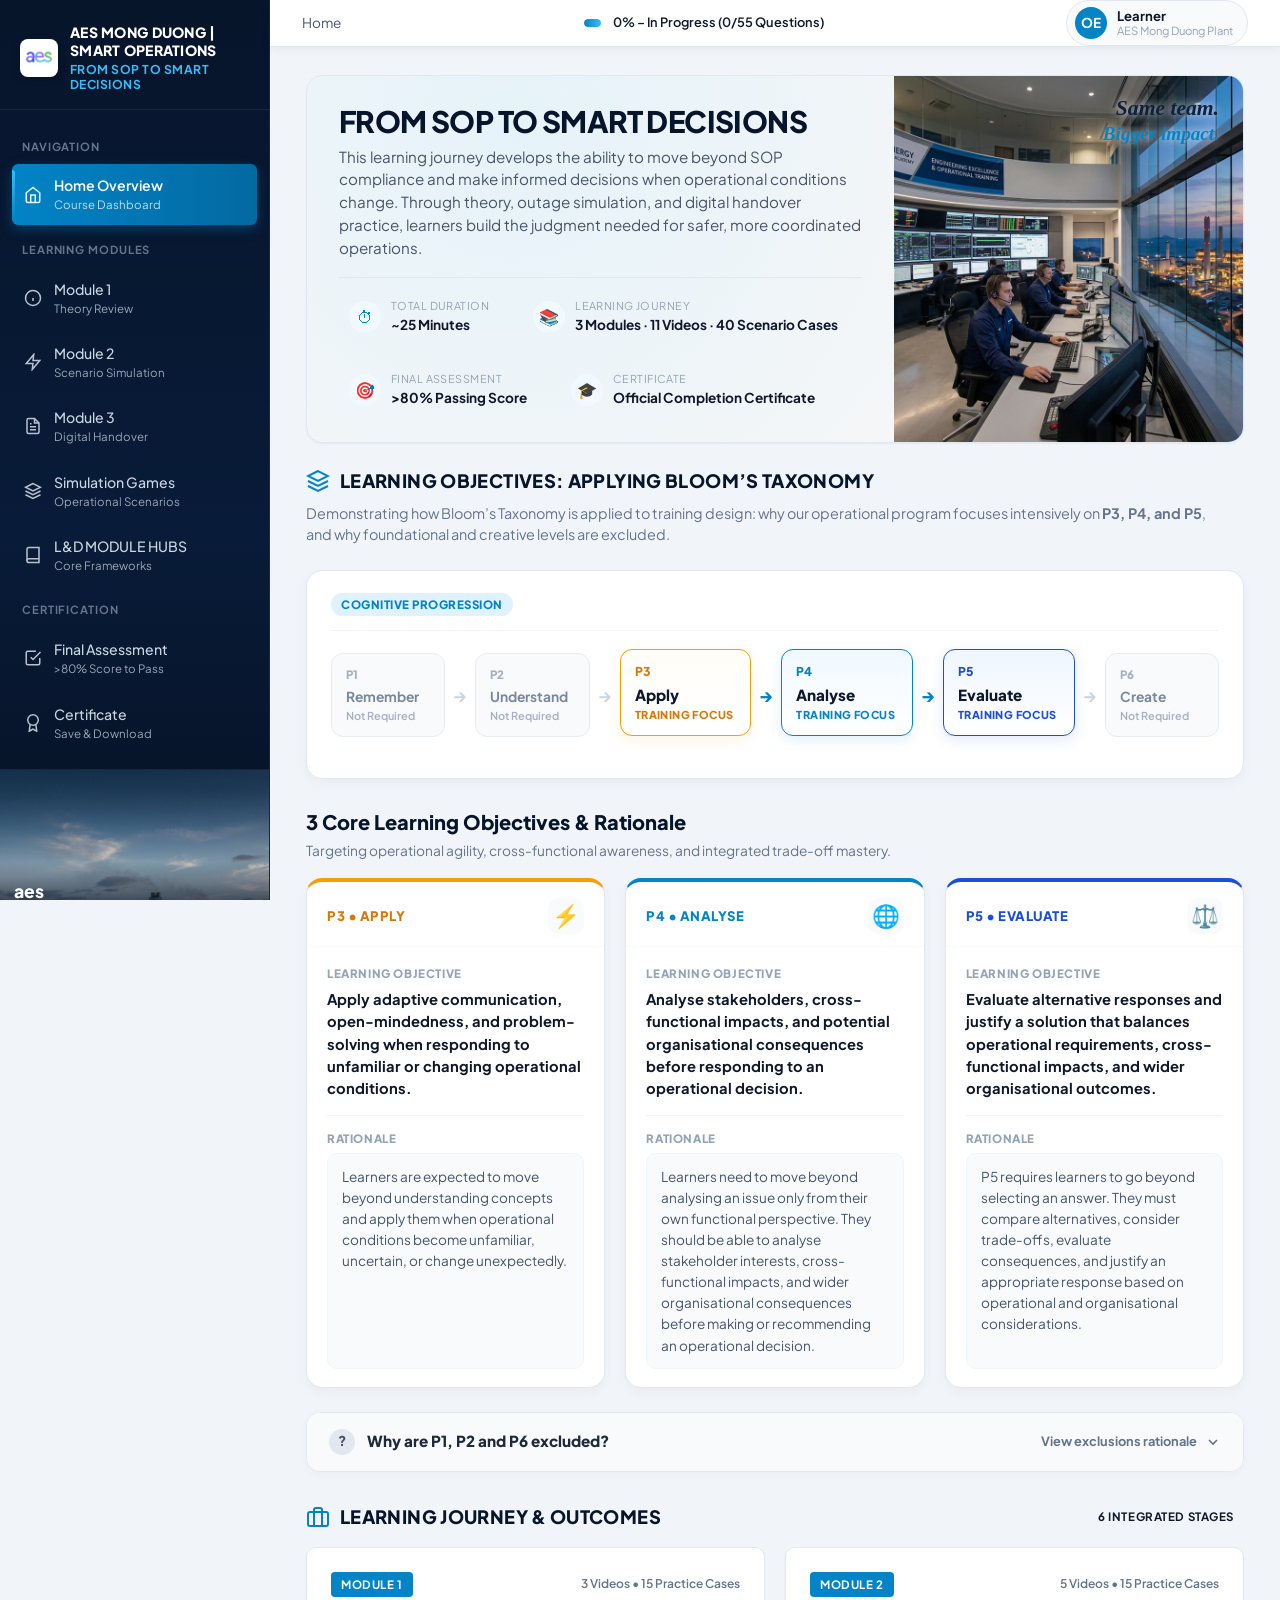
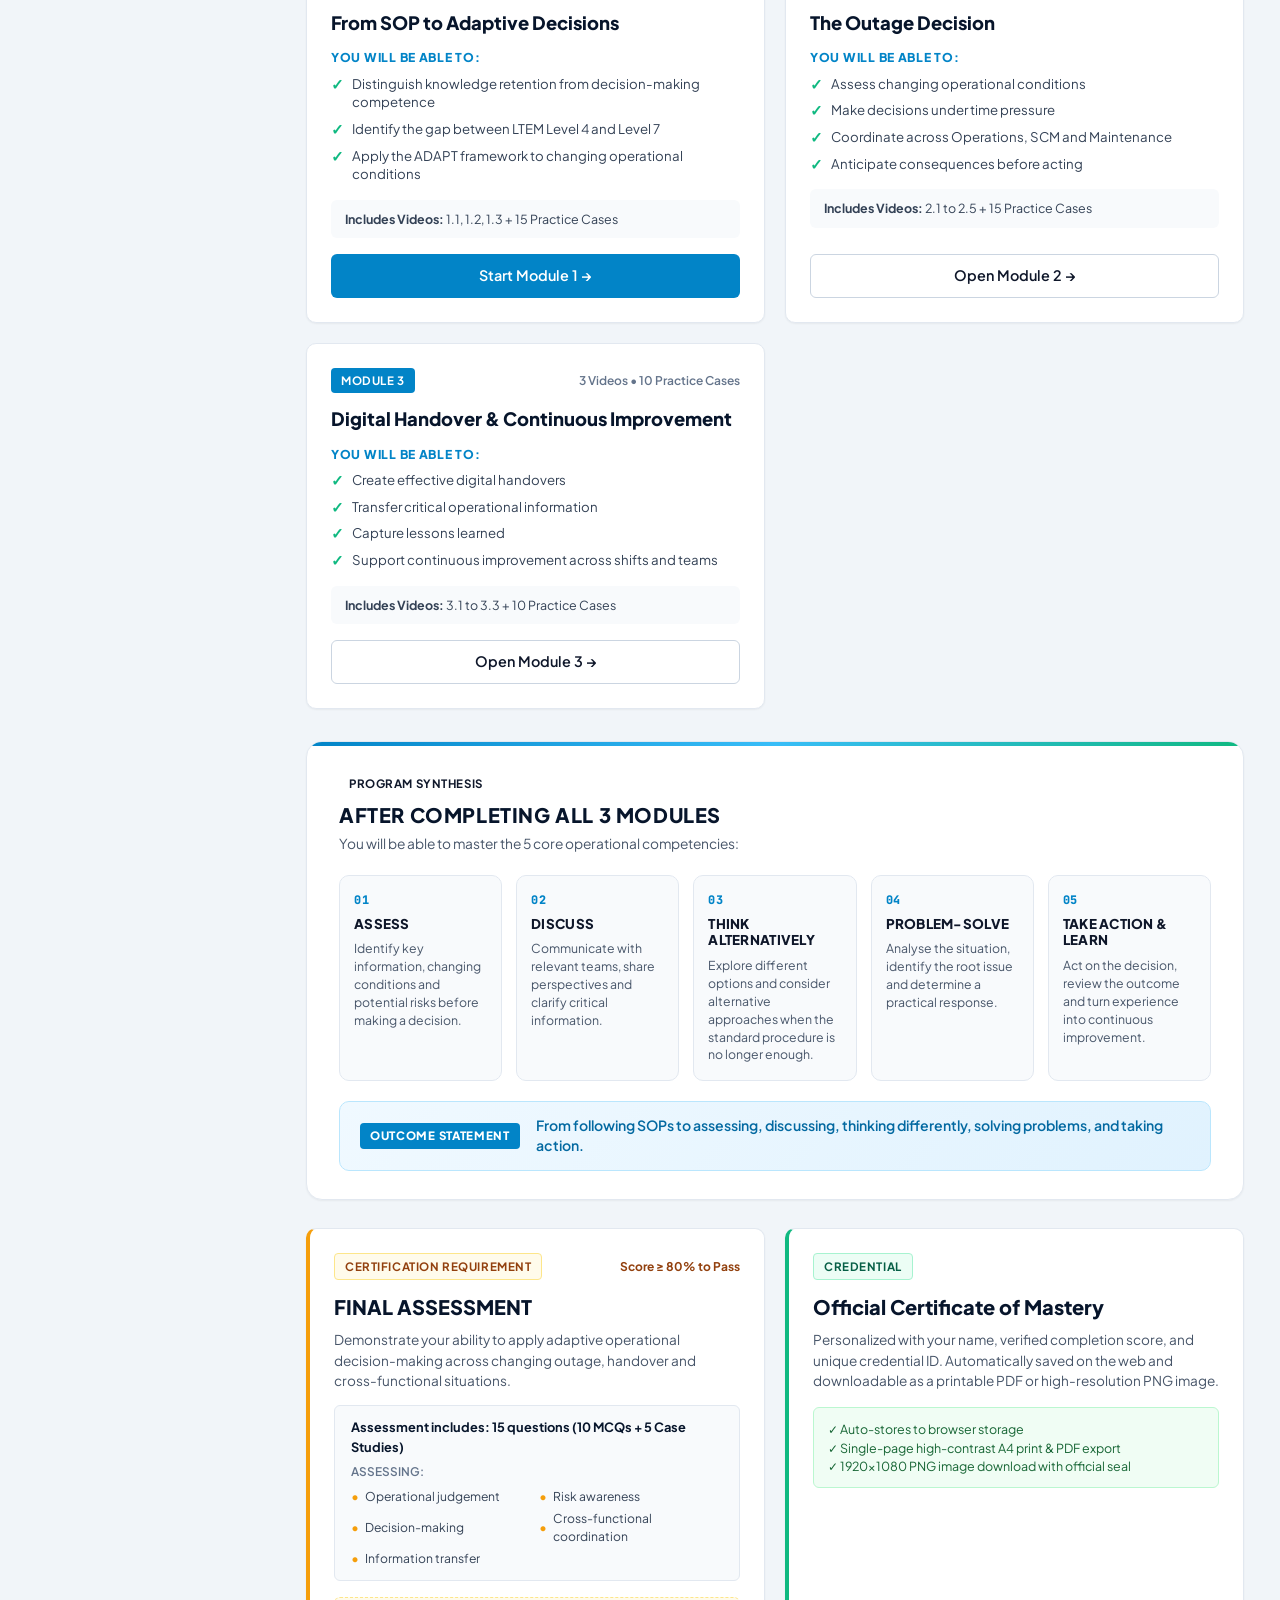
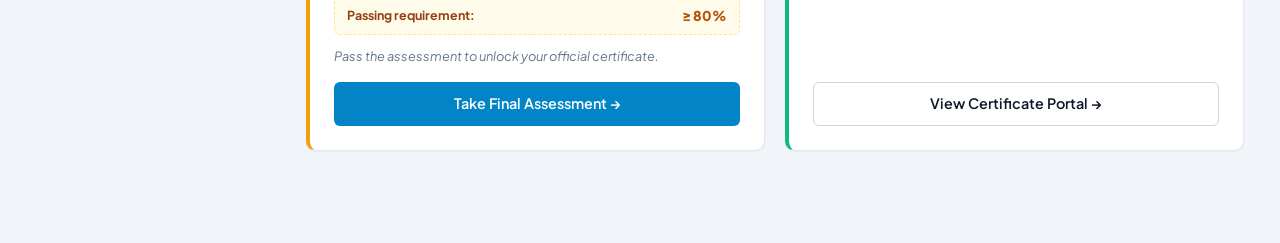
<file: index.html>
<!DOCTYPE html>
<html lang="en">
<head>
  <meta charset="UTF-8">
  <meta name="viewport" content="width=device-width, initial-scale=1.0">
  <title>From SOP to Smart Decisions</title>
  <meta name="description" content="Operational excellence and smart decision framework training platform for AES Mong Duong engineers.">
  
  <!-- Open Graph & Social Sharing (Link Previews) -->
  <meta property="og:title" content="From SOP to Smart Decisions">
  <meta property="og:description" content="Smart decision framework training platform for AES Mong Duong engineers.">
  <meta property="og:image" content="assets/plant_hero_banner.jpg">
  <meta property="og:type" content="website">
  <meta name="twitter:card" content="summary_large_image">
  <meta name="twitter:title" content="From SOP to Smart Decisions">
  <meta name="twitter:description" content="Smart decision framework training platform for AES Mong Duong engineers.">
  <meta name="twitter:image" content="assets/plant_hero_banner.jpg">

  <!-- Favicon / Website Logo (AES) -->
  <link rel="icon" type="image/png" sizes="32x32" href="assets/favicon.png">
  <link rel="icon" type="image/x-icon" href="favicon.ico">
  <link rel="apple-touch-icon" href="assets/apple-touch-icon.png">

  <!-- CSS Stylesheets -->
  <link rel="stylesheet" href="css/main.css">
  <link rel="stylesheet" href="css/modules.css">
</head>
<body>

  <div class="app-container">

    <!-- ====================================================================
         LEFT SIDEBAR (Consistent across all 6 pages)
         ==================================================================== -->
    <aside class="sidebar" id="main-sidebar">
      <div class="sidebar-header">
        <a href="index.html" class="brand-logo-wrap">
          <div style="width: 38px; height: 38px; display: flex; align-items: center; justify-content: center; background: #FFFFFF; border-radius: 8px; padding: 4px; box-shadow: 0 2px 8px rgba(0,0,0,0.15); flex-shrink: 0;">
            <img src="assets/favicon.png" alt="AES Logo" style="width: 100%; height: 100%; object-fit: contain;">
          </div>
          <div>
            <div class="brand-badge-aes">AES MONG DUONG | SMART OPERATIONS</div>
            <div class="brand-academy-title">FROM SOP TO SMART DECISIONS</div>
          </div>
        </a>
      </div>

      <nav class="sidebar-nav">
        <div class="nav-section-title">Navigation</div>
        
        <a href="index.html" class="nav-item active" id="nav-home">
          <div class="nav-item-left">
            <span class="nav-icon">
              <svg width="18" height="18" viewBox="0 0 24 24" fill="none" stroke="currentColor" stroke-width="2">
                <path d="M3 9l9-7 9 7v11a2 2 0 0 1-2 2H5a2 2 0 0 1-2-2z"></path>
                <polyline points="9 22 9 12 15 12 15 22"></polyline>
              </svg>
            </span>
            <div class="nav-item-text">
              <span>Home Overview</span>
              <span class="nav-item-sub">Course Dashboard</span>
            </div>
          </div>
          <span class="nav-status-icon"></span>
        </a>

        <div class="nav-section-title">Learning Modules</div>

        <a href="module1.html" class="nav-item" id="nav-module1">
          <div class="nav-item-left">
            <span class="nav-icon">
              <svg width="18" height="18" viewBox="0 0 24 24" fill="none" stroke="currentColor" stroke-width="2">
                <circle cx="12" cy="12" r="10"></circle>
                <line x1="12" y1="16" x2="12" y2="12"></line>
                <line x1="12" y1="8" x2="12.01" y2="8"></line>
              </svg>
            </span>
            <div class="nav-item-text">
              <span>Module 1</span>
              <span class="nav-item-sub">Theory Review</span>
            </div>
          </div>
          <span class="nav-status-icon"></span>
        </a>

        <a href="module2.html" class="nav-item" id="nav-module2">
          <div class="nav-item-left">
            <span class="nav-icon">
              <svg width="18" height="18" viewBox="0 0 24 24" fill="none" stroke="currentColor" stroke-width="2">
                <polygon points="13 2 3 14 12 14 11 22 21 10 12 10 13 2"></polygon>
              </svg>
            </span>
            <div class="nav-item-text">
              <span>Module 2</span>
              <span class="nav-item-sub">Scenario Simulation</span>
            </div>
          </div>
          <span class="nav-status-icon"></span>
        </a>

        <a href="module3.html" class="nav-item" id="nav-module3">
          <div class="nav-item-left">
            <span class="nav-icon">
              <svg width="18" height="18" viewBox="0 0 24 24" fill="none" stroke="currentColor" stroke-width="2">
                <path d="M14 2H6a2 2 0 0 0-2 2v16a2 2 0 0 0 2 2h12a2 2 0 0 0 2-2V8z"></path>
                <polyline points="14 2 14 8 20 8"></polyline>
                <line x1="16" y1="13" x2="8" y2="13"></line>
                <line x1="16" y1="17" x2="8" y2="17"></line>
                <polyline points="10 9 9 9 8 9"></polyline>
              </svg>
            </span>
            <div class="nav-item-text">
              <span>Module 3</span>
              <span class="nav-item-sub">Digital Handover</span>
            </div>
          </div>
          <span class="nav-status-icon"></span>
        </a>

        <!-- Simulation Games under Module 3 -->
        <a href="simulation-games.html" class="nav-item" id="nav-simulations">
          <div class="nav-item-left">
            <span class="nav-icon">
              <svg width="18" height="18" viewBox="0 0 24 24" fill="none" stroke="currentColor" stroke-width="2">
                <polygon points="12 2 2 7 12 12 22 7 12 2"></polygon>
                <polyline points="2 17 12 22 22 17"></polyline>
                <polyline points="2 12 12 17 22 12"></polyline>
              </svg>
            </span>
            <div class="nav-item-text">
              <span>Simulation Games</span>
              <span class="nav-item-sub">Operational Scenarios</span>
            </div>
          </div>
          <span class="nav-status-icon"></span>
        </a>

        <a href="ld-hub.html" class="nav-item" id="nav-ld-hub">
          <div class="nav-item-left">
            <span class="nav-icon">
              <svg width="18" height="18" viewBox="0 0 24 24" fill="none" stroke="currentColor" stroke-width="2">
                <path d="M4 19.5A2.5 2.5 0 0 1 6.5 17H20"></path>
                <path d="M6.5 2H20v20H6.5A2.5 2.5 0 0 1 4 19.5v-15A2.5 2.5 0 0 1 6.5 2z"></path>
              </svg>
            </span>
            <div class="nav-item-text">
              <span>L&D MODULE HUBS</span>
              <span class="nav-item-sub">Core Frameworks</span>
            </div>
          </div>
          <span class="nav-status-icon"></span>
        </a>

        <div class="nav-section-title">Certification</div>

        <a href="assessment.html" class="nav-item" id="nav-assessment">
          <div class="nav-item-left">
            <span class="nav-icon">
              <svg width="18" height="18" viewBox="0 0 24 24" fill="none" stroke="currentColor" stroke-width="2">
                <path d="M9 11l3 3L22 4"></path>
                <path d="M21 12v7a2 2 0 0 1-2 2H5a2 2 0 0 1-2-2V5a2 2 0 0 1 2-2h11"></path>
              </svg>
            </span>
            <div class="nav-item-text">
              <span>Final Assessment</span>
              <span class="nav-item-sub">>80% Score to Pass</span>
            </div>
          </div>
          <span class="nav-status-icon"></span>
        </a>

        <a href="certificate.html" class="nav-item" id="nav-certificate">
          <div class="nav-item-left">
            <span class="nav-icon">
              <svg width="18" height="18" viewBox="0 0 24 24" fill="none" stroke="currentColor" stroke-width="2">
                <circle cx="12" cy="8" r="7"></circle>
                <polyline points="8.21 13.89 7 23 12 20 17 23 15.79 13.88"></polyline>
              </svg>
            </span>
            <div class="nav-item-text">
              <span>Certificate</span>
              <span class="nav-item-sub">Save & Download</span>
            </div>
          </div>
          <span class="nav-status-icon"></span>
        </a>
      </nav>

      <!-- Engineer Visual from Reference Screenshot -->
      <div class="sidebar-footer">
        <div class="sidebar-engineer-visual">
          <img src="assets/sidebar_engineer.jpg" alt="AES Mong Duong O&M Engineer">
          <div class="sidebar-engineer-overlay">
            <div class="sidebar-motto-aes">aes</div>
            <div class="sidebar-motto-text">Better Decisions.<br>Plant Stronger. Tomorrow.</div>
          </div>
        </div>
      </div>
    </aside>

    <!-- ====================================================================
         MAIN VIEWPORT
         ==================================================================== -->
    <main class="main-viewport">

      <!-- Top Navbar -->
      <header class="top-navbar">
        <div class="nav-left-meta">
          <button class="mobile-menu-btn" id="mobile-menu-btn" aria-label="Toggle navigation">
            <svg width="24" height="24" viewBox="0 0 24 24" fill="none" stroke="currentColor" stroke-width="2">
              <line x1="3" y1="12" x2="21" y2="12"></line>
              <line x1="3" y1="6" x2="21" y2="6"></line>
              <line x1="3" y1="18" x2="21" y2="18"></line>
            </svg>
          </button>
          <div class="breadcrumbs">
            <a href="index.html">Home</a>
          </div>
        </div>

        <!-- Progress Tracker Bar -->
        <div class="header-progress-wrap">
          <div class="progress-track">
            <div class="progress-fill" id="global-progress-fill"></div>
          </div>
          <div class="progress-label-text" id="global-progress-label">0% – In Progress</div>
        </div>

        <!-- Profile Pill -->
        <div class="header-user-pill">
          <div class="user-avatar-badge">OE</div>
          <div class="user-info-text">
            <span class="user-name-title" id="header-user-name">O&M Engineer</span>
            <span class="user-role-sub">AES Mong Duong Plant</span>
          </div>
        </div>
      </header>

      <!-- Page Content -->
      <div class="page-content">

        <!-- Home Hero Banner -->
        <div class="module-hero-card">
          <div class="module-hero-inner">
            <div class="module-hero-content">
              <h1 class="module-title-h1">FROM SOP TO SMART DECISIONS</h1>
              <p class="module-subtitle-p">
                This learning journey develops the ability to move beyond SOP compliance and make informed decisions when operational conditions change. Through theory, outage simulation, and digital handover practice, learners build the judgment needed for safer, more coordinated operations.
              </p>
              <div class="module-meta-stats">
                <div class="meta-stat-item">
                  <div class="meta-stat-icon">⏱</div>
                  <div class="meta-stat-text">
                    <span class="meta-stat-label">Total Duration</span>
                    <span class="meta-stat-value">~25 Minutes</span>
                  </div>
                </div>
                <div class="meta-stat-item">
                  <div class="meta-stat-icon">📚</div>
                  <div class="meta-stat-text">
                    <span class="meta-stat-label">LEARNING JOURNEY</span>
                    <span class="meta-stat-value">3 Modules · 11 Videos · 40 Scenario Cases</span>
                  </div>
                </div>
                <div class="meta-stat-item">
                  <div class="meta-stat-icon">🎯</div>
                  <div class="meta-stat-text">
                    <span class="meta-stat-label">Final Assessment</span>
                    <span class="meta-stat-value">>80% Passing Score</span>
                  </div>
                </div>
                <div class="meta-stat-item">
                  <div class="meta-stat-icon">🎓</div>
                  <div class="meta-stat-text">
                    <span class="meta-stat-label">CERTIFICATE</span>
                    <span class="meta-stat-value">Official Completion Certificate</span>
                  </div>
                </div>
              </div>
            </div>
            <div class="module-hero-image-wrap">
              <img src="assets/plant_hero_banner.jpg" alt="AES Mong Duong Plant Facility">
              <div class="module-hero-overlay-text">
                Same team.<br><span>Bigger impact.</span>
              </div>
            </div>
          </div>
        </div>

        <!-- ====================================================================
             LEARNING OBJECTIVES: APPLYING BLOOM'S TAXONOMY
             ==================================================================== -->
        <div class="section-wrapper bloom-section-container reveal-on-scroll" id="bloom-taxonomy-section" style="margin-bottom: 32px;">
          
          <!-- Section Header -->
          <div class="section-header-row" style="margin-bottom: 8px;">
            <div class="section-title-wrap">
              <svg class="section-title-icon" viewBox="0 0 24 24" fill="none" stroke="currentColor" stroke-width="2">
                <path d="M12 2L2 7l10 5 10-5-10-5z"></path>
                <path d="M2 17l10 5 10-5"></path>
                <path d="M2 12l10 5 10-5"></path>
              </svg>
              <h2 class="section-title-h2">LEARNING OBJECTIVES: APPLYING BLOOM’S TAXONOMY</h2>
            </div>
          </div>
          <p style="font-size: 0.9rem; color: #64748B; margin: 0 0 24px 0; line-height: 1.5; max-width: 900px;">
            Demonstrating how Bloom’s Taxonomy is applied to training design: why our operational program focuses intensively on <strong>P3, P4, and P5</strong>, and why foundational and creative levels are excluded.
          </p>

          <!-- 1. Visual Cognitive Progression Pathway (Horizontal 6-Level Flow) -->
          <div class="bloom-pathway-card">
            <div class="bloom-pathway-header">
              <div class="bloom-pathway-title">
                <span class="bloom-pathway-pill">COGNITIVE PROGRESSION</span>
              </div>
            </div>

            <!-- The 6 Stepper Tiers -->
            <div class="bloom-steps-track">
              
              <!-- P1 -->
              <div class="bloom-step-node bloom-step-excluded">
                <div class="bloom-step-badge">P1</div>
                <div class="bloom-step-content">
                  <div class="bloom-step-name">Remember</div>
                  <div class="bloom-step-status">Not Required</div>
                </div>
              </div>

              <div class="bloom-step-arrow">→</div>

              <!-- P2 -->
              <div class="bloom-step-node bloom-step-excluded">
                <div class="bloom-step-badge">P2</div>
                <div class="bloom-step-content">
                  <div class="bloom-step-name">Understand</div>
                  <div class="bloom-step-status">Not Required</div>
                </div>
              </div>

              <div class="bloom-step-arrow">→</div>

              <!-- P3 (Focus) -->
              <div class="bloom-step-node bloom-step-focus step-p3">
                <div class="bloom-step-badge">P3</div>
                <div class="bloom-step-content">
                  <div class="bloom-step-name">Apply</div>
                  <div class="bloom-step-status focus-text">Training Focus</div>
                </div>
              </div>

              <div class="bloom-step-arrow focus-arrow">→</div>

              <!-- P4 (Focus) -->
              <div class="bloom-step-node bloom-step-focus step-p4">
                <div class="bloom-step-badge">P4</div>
                <div class="bloom-step-content">
                  <div class="bloom-step-name">Analyse</div>
                  <div class="bloom-step-status focus-text">Training Focus</div>
                </div>
              </div>

              <div class="bloom-step-arrow focus-arrow">→</div>

              <!-- P5 (Focus) -->
              <div class="bloom-step-node bloom-step-focus step-p5">
                <div class="bloom-step-badge">P5</div>
                <div class="bloom-step-content">
                  <div class="bloom-step-name">Evaluate</div>
                  <div class="bloom-step-status focus-text">Training Focus</div>
                </div>
              </div>

              <div class="bloom-step-arrow">→</div>

              <!-- P6 -->
              <div class="bloom-step-node bloom-step-excluded">
                <div class="bloom-step-badge">P6</div>
                <div class="bloom-step-content">
                  <div class="bloom-step-name">Create</div>
                  <div class="bloom-step-status">Not Required</div>
                </div>
              </div>
            </div>
          </div>

          <!-- 2. 3 Core Learning Objectives & Rationale (Symmetrical 3-Card Grid) -->
          <div class="bloom-cards-section">
            <div class="bloom-cards-heading-row">
              <h3 class="bloom-cards-main-title">3 Core Learning Objectives & Rationale</h3>
              <p class="bloom-cards-subtitle">Targeting operational agility, cross-functional awareness, and integrated trade-off mastery.</p>
            </div>

            <div class="bloom-three-grid">
              
              <!-- CARD P3 -->
              <div class="bloom-grid-card card-p3">
                <div class="bloom-card-topbar">
                  <div class="bloom-card-tag-wrap">
                    <span class="bloom-card-level">P3 • APPLY</span>
                  </div>
                  <span class="bloom-card-icon">⚡</span>
                </div>

                <div class="bloom-card-body">
                  <div class="bloom-field-label">Learning Objective</div>
                  <p class="bloom-field-objective">
                    Apply adaptive communication, open-mindedness, and problem-solving when responding to unfamiliar or changing operational conditions.
                  </p>

                  <div class="bloom-card-divider"></div>

                  <div class="bloom-field-label">Rationale</div>
                  <p class="bloom-field-rationale">
                    Learners are expected to move beyond understanding concepts and apply them when operational conditions become unfamiliar, uncertain, or change unexpectedly.
                  </p>
                </div>
              </div>

              <!-- CARD P4 -->
              <div class="bloom-grid-card card-p4">
                <div class="bloom-card-topbar">
                  <div class="bloom-card-tag-wrap">
                    <span class="bloom-card-level">P4 • ANALYSE</span>
                  </div>
                  <span class="bloom-card-icon">🌐</span>
                </div>

                <div class="bloom-card-body">
                  <div class="bloom-field-label">Learning Objective</div>
                  <p class="bloom-field-objective">
                    Analyse stakeholders, cross-functional impacts, and potential organisational consequences before responding to an operational decision.
                  </p>

                  <div class="bloom-card-divider"></div>

                  <div class="bloom-field-label">Rationale</div>
                  <p class="bloom-field-rationale">
                    Learners need to move beyond analysing an issue only from their own functional perspective. They should be able to analyse stakeholder interests, cross-functional impacts, and wider organisational consequences before making or recommending an operational decision.
                  </p>
                </div>
              </div>

              <!-- CARD P5 -->
              <div class="bloom-grid-card card-p5">
                <div class="bloom-card-topbar">
                  <div class="bloom-card-tag-wrap">
                    <span class="bloom-card-level">P5 • EVALUATE</span>
                  </div>
                  <span class="bloom-card-icon">⚖️</span>
                </div>

                <div class="bloom-card-body">
                  <div class="bloom-field-label">Learning Objective</div>
                  <p class="bloom-field-objective">
                    Evaluate alternative responses and justify a solution that balances operational requirements, cross-functional impacts, and wider organisational outcomes.
                  </p>

                  <div class="bloom-card-divider"></div>

                  <div class="bloom-field-label">Rationale</div>
                  <p class="bloom-field-rationale">
                    P5 requires learners to go beyond selecting an answer. They must compare alternatives, consider trade-offs, evaluate consequences, and justify an appropriate response based on operational and organisational considerations.
                  </p>
                </div>
              </div>
            </div>
          </div>

          <!-- 3. Accordion: Why are P1, P2 and P6 excluded? -->
          <details class="bloom-modern-accordion">
            <summary class="bloom-modern-summary">
              <div class="bloom-summary-left">
                <span class="bloom-summary-q-icon">?</span>
                <span class="bloom-summary-title">Why are P1, P2 and P6 excluded?</span>
              </div>
              <span class="bloom-summary-hint">
                <span>View exclusions rationale</span>
                <svg class="bloom-chevron" width="16" height="16" viewBox="0 0 24 24" fill="none" stroke="currentColor" stroke-width="2.5">
                  <polyline points="6 9 12 15 18 9"></polyline>
                </svg>
              </span>
            </summary>
            
            <div class="bloom-accordion-content-grid">
              
              <div class="bloom-exclusion-card">
                <div class="bloom-exclusion-header">
                  <span class="bloom-exclusion-level">P1 – Remember</span>
                  <span class="bloom-exclusion-badge">Not Required</span>
                </div>
                <p class="bloom-exclusion-desc">
                  Already achieved a 100% benchmark through regular competency assessments.
                </p>
              </div>

              <div class="bloom-exclusion-card">
                <div class="bloom-exclusion-header">
                  <span class="bloom-exclusion-level">P2 – Understand</span>
                  <span class="bloom-exclusion-badge">Not Required</span>
                </div>
                <p class="bloom-exclusion-desc">
                  Learners already understand the organisation’s required standards, procedures, and expected behaviours.
                </p>
              </div>

              <div class="bloom-exclusion-card">
                <div class="bloom-exclusion-header">
                  <span class="bloom-exclusion-level">P6 – Create</span>
                  <span class="bloom-exclusion-badge">Not Required</span>
                </div>
                <p class="bloom-exclusion-desc">
                  The training focuses on resolving operational situations within established safety and procedural boundaries, rather than creating new procedures outside controlled processes.
                </p>
              </div>

            </div>
          </details>

        </div>

        <!-- Course Curriculum Roadmap -->
        <div class="section-wrapper reveal-on-scroll">
          <div class="section-header-row">
            <div class="section-title-wrap">
              <svg class="section-title-icon" viewBox="0 0 24 24" fill="none" stroke="currentColor" stroke-width="2">
                <rect x="2" y="7" width="20" height="14" rx="2" ry="2"></rect>
                <path d="M16 21V5a2 2 0 0 0-2-2h-4a2 2 0 0 0-2 2v16"></path>
              </svg>
              <h2 class="section-title-h2">LEARNING JOURNEY & OUTCOMES</h2>
            </div>
            <span class="badge badge-primary">6 Integrated Stages</span>
          </div>

          <div style="display: grid; grid-template-columns: repeat(auto-fit, minmax(320px, 1fr)); gap: 20px;">

            <!-- Module 1 Card -->
            <div class="card" style="display: flex; flex-direction: column; justify-content: space-between;">
              <div>
                <div style="display: flex; justify-content: space-between; align-items: center; margin-bottom: 12px;">
                  <span class="badge badge-navy">MODULE 1</span>
                  <span style="font-size: 0.75rem; color: #64748B; font-weight: 600;">3 Videos • 15 Practice Cases</span>
                </div>
                <h3 style="font-size: 1.15rem; font-weight: 800; color: #07152B; margin-bottom: 12px;">From SOP to Adaptive Decisions</h3>
                
                <div class="module-outcome-header">YOU WILL BE ABLE TO:</div>
                <ul class="module-outcome-list">
                  <li>
                    <span class="check-icon">✓</span>
                    <span>Distinguish knowledge retention from decision-making competence</span>
                  </li>
                  <li>
                    <span class="check-icon">✓</span>
                    <span>Identify the gap between LTEM Level 4 and Level 7</span>
                  </li>
                  <li>
                    <span class="check-icon">✓</span>
                    <span>Apply the ADAPT framework to changing operational conditions</span>
                  </li>
                </ul>

                <div style="background: #F8FAFC; border-radius: 6px; padding: 10px 14px; font-size: 0.78rem; color: #334155; margin-bottom: 16px;">
                  <strong>Includes Videos:</strong> 1.1, 1.2, 1.3 + 15 Practice Cases
                </div>
              </div>
              <a href="module1.html" class="btn btn-primary" style="width: 100%;">
                Start Module 1 &rarr;
              </a>
            </div>

            <!-- Module 2 Card -->
            <div class="card" style="display: flex; flex-direction: column; justify-content: space-between;">
              <div>
                <div style="display: flex; justify-content: space-between; align-items: center; margin-bottom: 12px;">
                  <span class="badge badge-navy">MODULE 2</span>
                  <span style="font-size: 0.75rem; color: #64748B; font-weight: 600;">5 Videos • 15 Practice Cases</span>
                </div>
                <h3 style="font-size: 1.15rem; font-weight: 800; color: #07152B; margin-bottom: 12px;">The Outage Decision</h3>
                
                <div class="module-outcome-header">YOU WILL BE ABLE TO:</div>
                <ul class="module-outcome-list">
                  <li>
                    <span class="check-icon">✓</span>
                    <span>Assess changing operational conditions</span>
                  </li>
                  <li>
                    <span class="check-icon">✓</span>
                    <span>Make decisions under time pressure</span>
                  </li>
                  <li>
                    <span class="check-icon">✓</span>
                    <span>Coordinate across Operations, SCM and Maintenance</span>
                  </li>
                  <li>
                    <span class="check-icon">✓</span>
                    <span>Anticipate consequences before acting</span>
                  </li>
                </ul>

                <div style="background: #F8FAFC; border-radius: 6px; padding: 10px 14px; font-size: 0.78rem; color: #334155; margin-bottom: 16px;">
                  <strong>Includes Videos:</strong> 2.1 to 2.5 + 15 Practice Cases
                </div>
              </div>
              <a href="module2.html" class="btn btn-outline" style="width: 100%;">
                Open Module 2 &rarr;
              </a>
            </div>

            <!-- Module 3 Card -->
            <div class="card" style="display: flex; flex-direction: column; justify-content: space-between;">
              <div>
                <div style="display: flex; justify-content: space-between; align-items: center; margin-bottom: 12px;">
                  <span class="badge badge-navy">MODULE 3</span>
                  <span style="font-size: 0.75rem; color: #64748B; font-weight: 600;">3 Videos • 10 Practice Cases</span>
                </div>
                <h3 style="font-size: 1.15rem; font-weight: 800; color: #07152B; margin-bottom: 12px;">Digital Handover & Continuous Improvement</h3>
                
                <div class="module-outcome-header">YOU WILL BE ABLE TO:</div>
                <ul class="module-outcome-list">
                  <li>
                    <span class="check-icon">✓</span>
                    <span>Create effective digital handovers</span>
                  </li>
                  <li>
                    <span class="check-icon">✓</span>
                    <span>Transfer critical operational information</span>
                  </li>
                  <li>
                    <span class="check-icon">✓</span>
                    <span>Capture lessons learned</span>
                  </li>
                  <li>
                    <span class="check-icon">✓</span>
                    <span>Support continuous improvement across shifts and teams</span>
                  </li>
                </ul>

                <div style="background: #F8FAFC; border-radius: 6px; padding: 10px 14px; font-size: 0.78rem; color: #334155; margin-bottom: 16px;">
                  <strong>Includes Videos:</strong> 3.1 to 3.3 + 10 Practice Cases
                </div>
              </div>
              <a href="module3.html" class="btn btn-outline" style="width: 100%;">
                Open Module 3 &rarr;
              </a>
            </div>

          </div>
        </div>

        <!-- ====================================================================
             AFTER COMPLETING ALL 3 MODULES SYNTHESIS CARD
             ==================================================================== -->
        <div class="program-synthesis-card reveal-on-scroll">
          <div class="synthesis-header">
            <span class="badge badge-primary">PROGRAM SYNTHESIS</span>
            <h2 class="synthesis-title-h2">AFTER COMPLETING ALL 3 MODULES</h2>
            <p class="synthesis-subhead-p">You will be able to master the 5 core operational competencies:</p>
          </div>

          <div class="competencies-grid-5">
            <div class="competency-item-box">
              <div class="competency-num-tag">01</div>
              <div class="competency-title">ASSESS</div>
              <div class="competency-desc">Identify key information, changing conditions and potential risks before making a decision.</div>
            </div>

            <div class="competency-item-box">
              <div class="competency-num-tag">02</div>
              <div class="competency-title">DISCUSS</div>
              <div class="competency-desc">Communicate with relevant teams, share perspectives and clarify critical information.</div>
            </div>

            <div class="competency-item-box">
              <div class="competency-num-tag">03</div>
              <div class="competency-title">THINK ALTERNATIVELY</div>
              <div class="competency-desc">Explore different options and consider alternative approaches when the standard procedure is no longer enough.</div>
            </div>

            <div class="competency-item-box">
              <div class="competency-num-tag">04</div>
              <div class="competency-title">PROBLEM-SOLVE</div>
              <div class="competency-desc">Analyse the situation, identify the root issue and determine a practical response.</div>
            </div>

            <div class="competency-item-box">
              <div class="competency-num-tag">05</div>
              <div class="competency-title">TAKE ACTION & LEARN</div>
              <div class="competency-desc">Act on the decision, review the outcome and turn experience into continuous improvement.</div>
            </div>
          </div>

          <div class="outcome-statement-banner">
            <span class="outcome-statement-badge">Outcome Statement</span>
            <div class="outcome-statement-text">
              From following SOPs to assessing, discussing, thinking differently, solving problems, and taking action.
            </div>
          </div>
        </div>

        <!-- ====================================================================
             ASSESSMENT & CERTIFICATE HIGHLIGHT ROW
             ==================================================================== -->
        <div class="reveal-on-scroll" style="display: grid; grid-template-columns: 1fr 1fr; gap: 20px; margin-bottom: 32px;">
          <!-- Assessment Card -->
          <div class="card" style="border-left: 4px solid #F59E0B; display: flex; flex-direction: column; justify-content: space-between;">
            <div>
              <div style="display: flex; align-items: center; justify-content: space-between; margin-bottom: 12px;">
                <span class="badge badge-warning">CERTIFICATION REQUIREMENT</span>
                <span style="font-size: 0.75rem; font-weight: 700; color: #92400E;">Score &ge; 80% to Pass</span>
              </div>
              <h3 style="font-size: 1.25rem; font-weight: 800; color: #07152B; margin-bottom: 8px;">FINAL ASSESSMENT</h3>
              <p style="font-size: 0.85rem; color: #475569; line-height: 1.5; margin-bottom: 14px;">
                Demonstrate your ability to apply adaptive operational decision-making across changing outage, handover and cross-functional situations.
              </p>
              
              <div class="assessment-card-details">
                <div style="font-weight: 700; color: #07152B; margin-bottom: 4px;">
                  Assessment includes: <strong>15 questions (10 MCQs + 5 Case Studies)</strong>
                </div>
                <div style="color: #64748B; font-weight: 600; font-size: 0.74rem; text-transform: uppercase; margin-top: 6px;">
                  Assessing:
                </div>
                <ul class="assessment-assessing-list">
                  <li>Operational judgement</li>
                  <li>Risk awareness</li>
                  <li>Decision-making</li>
                  <li>Cross-functional coordination</li>
                  <li style="grid-column: span 2;">Information transfer</li>
                </ul>
              </div>

              <div style="display: flex; align-items: center; justify-content: space-between; margin-bottom: 12px; padding: 8px 12px; background: #FFFBEB; border-radius: 6px; border: 1px dashed #FDE68A;">
                <span style="font-size: 0.78rem; font-weight: 700; color: #92400E;">Passing requirement:</span>
                <span style="font-size: 0.85rem; font-weight: 800; color: #B45309;">&ge; 80%</span>
              </div>

              <p style="font-size: 0.8rem; color: #64748B; margin-bottom: 16px; font-style: italic;">
                Pass the assessment to unlock your official certificate.
              </p>
            </div>
            <a href="assessment.html" class="btn btn-primary" style="width: 100%;">
              Take Final Assessment &rarr;
            </a>
          </div>

          <!-- Certificate Card -->
          <div class="card" style="border-left: 4px solid #10B981; display: flex; flex-direction: column; justify-content: space-between;">
            <div>
              <div style="display: flex; align-items: center; justify-content: space-between; margin-bottom: 12px;">
                <span class="badge badge-success">CREDENTIAL</span>
              </div>
              <h3 style="font-size: 1.25rem; font-weight: 800; color: #07152B; margin-bottom: 8px;">Official Certificate of Mastery</h3>
              <p style="font-size: 0.85rem; color: #475569; line-height: 1.5; margin-bottom: 16px;">
                Personalized with your name, verified completion score, and unique credential ID. Automatically saved on the web and downloadable as a printable PDF or high-resolution PNG image.
              </p>
              <div style="background: #F0FDF4; border: 1px solid #BBF7D0; border-radius: 6px; padding: 12px 14px; margin-bottom: 16px; font-size: 0.78rem; color: #166534; line-height: 1.45;">
                ✓ Auto-stores to browser storage<br>
                ✓ Single-page high-contrast A4 print & PDF export<br>
                ✓ 1920x1080 PNG image download with official seal
              </div>
            </div>
            <a href="certificate.html" class="btn btn-outline" style="width: 100%;">
              View Certificate Portal &rarr;
            </a>
          </div>
        </div>
      </div>
    </main>
  </div>
  <!-- Scripts -->
  <script src="js/data.js"></script>
  <script src="js/app.js"></script>
  <script>
    document.addEventListener('DOMContentLoaded', () => {
      setupSidebar('home');
    });
  </script>
</body>
</html>
</file>
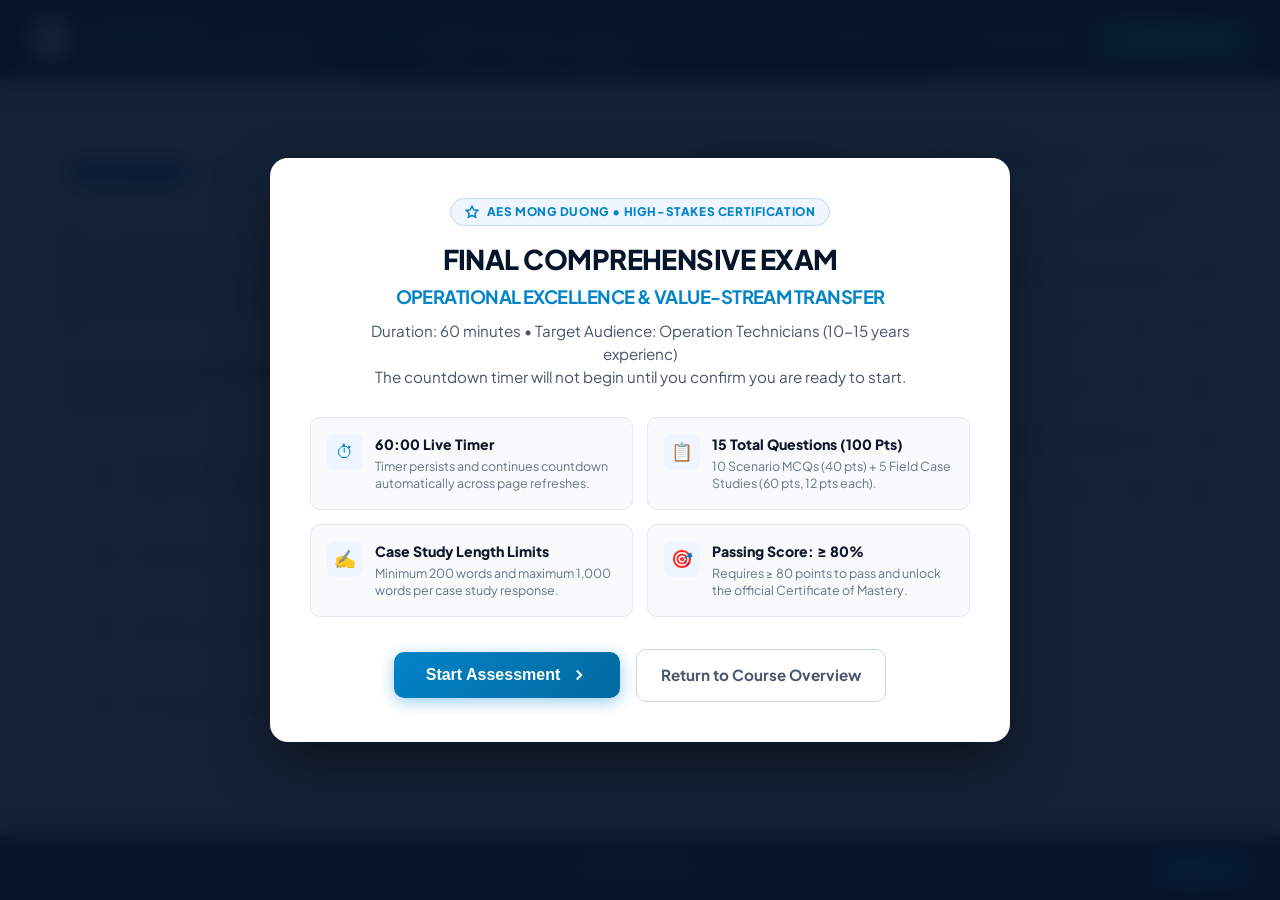
<file: assessment.html>
<!DOCTYPE html>
<html lang="en">
<head>
  <meta charset="UTF-8">
  <meta name="viewport" content="width=device-width, initial-scale=1.0">
  <title>Final Assessment | From SOP to Smart Decisions</title>
  <meta name="description" content="Final Comprehensive Examination - Demonstrating mastery of operational decision-making. Requires >80% to pass.">
  
  <!-- Favicon / Website Logo (AES) -->
  <link rel="icon" type="image/png" sizes="32x32" href="assets/favicon.png">
  <link rel="icon" type="image/x-icon" href="favicon.ico">
  <link rel="apple-touch-icon" href="assets/apple-touch-icon.png">

  <link rel="stylesheet" href="css/main.css">
  <link rel="stylesheet" href="css/assessment.css">
</head>
<body class="exam-mode">

  <!-- ======================================================================
       1. HEADER BAR & PROGRESS MONITORING (FIXED AT THE TOP)
       ====================================================================== -->
  <header class="exam-fixed-header">
    <div class="exam-header-inner">
      
      <!-- Exam & Module Branding (Left) -->
      <div class="exam-brand-block">
        <a href="index.html" class="exam-brand-logo" title="Back to Dashboard" style="display: flex; align-items: center; justify-content: center; background: #FFFFFF; border-radius: 8px; padding: 4px; box-shadow: 0 2px 8px rgba(0,0,0,0.15); width: 38px; height: 38px;">
          <img src="assets/favicon.png" alt="AES Logo" style="width: 100%; height: 100%; object-fit: contain;">
        </a>
        <div class="exam-brand-meta">
          <div class="exam-brand-badge-row">
            <span class="exam-brand-pill">AES Mong Duong</span>
            <span class="exam-brand-dot">•</span>
            <span class="exam-brand-sub">Certification Exam</span>
          </div>
          <h1 class="exam-brand-title" title="Operational Excellence & Value-Stream Transfer">
            Operational Excellence &amp; Value-Stream Transfer
          </h1>
        </div>
      </div>

      <!-- Status Cluster: Timer & Progress in an Airy Glass Capsule (Center) -->
      <div class="exam-header-center">
        <div class="exam-status-capsule">
          <!-- Countdown Timer -->
          <div class="exam-countdown-box" id="exam-countdown-box" title="Remaining examination time">
            <div class="timer-icon-wrap">
              <svg width="17" height="17" viewBox="0 0 24 24" fill="none" stroke="currentColor" stroke-width="2" stroke-linecap="round" stroke-linejoin="round">
                <circle cx="12" cy="12" r="10"></circle>
                <polyline points="12 6 12 12 16 14"></polyline>
              </svg>
            </div>
            <div class="timer-digits-wrap">
              <span class="timer-digits-label">Time Remaining</span>
              <span class="timer-digits-val" id="exam-timer-display">60:00 / 60:00</span>
            </div>
          </div>

          <!-- Vertical Divider -->
          <div class="exam-capsule-divider" aria-hidden="true"></div>

          <!-- Progress Indicator -->
          <div class="exam-progress-monitor">
            <div class="exam-progress-info">
              <span class="exam-progress-label">Progress</span>
              <span class="exam-progress-val" id="exam-progress-text">0/15 completed (0%)</span>
            </div>
            <div class="exam-progress-track">
              <div class="exam-progress-fill" id="exam-progress-fill"></div>
            </div>
          </div>
        </div>
      </div>

      <!-- Action Buttons: Friendly Quit & High-Prestige Submit (Right) -->
      <div class="exam-header-right">
        <button type="button" class="btn-quit-exam" id="btn-quit-exam" title="Quit Exam and discard progress">
          <svg width="15" height="15" viewBox="0 0 24 24" fill="none" stroke="currentColor" stroke-width="2" stroke-linecap="round" stroke-linejoin="round">
            <path d="M9 21H5a2 2 0 0 1-2-2V5a2 2 0 0 1 2-2h4"></path>
            <polyline points="16 17 21 12 16 7"></polyline>
            <line x1="21" y1="12" x2="9" y2="12"></line>
          </svg>
          <span>Quit Exam</span>
        </button>
        <button type="button" class="btn-submit-exam-top" id="btn-submit-exam-top" title="Review and submit your answers">
          <svg width="16" height="16" viewBox="0 0 24 24" fill="none" stroke="currentColor" stroke-width="2.5" stroke-linecap="round" stroke-linejoin="round">
            <polyline points="20 6 9 17 4 12"></polyline>
          </svg>
          <span>Submit Exam</span>
        </button>
      </div>

    </div>
  </header>

  <!-- ======================================================================
       MAIN CONTENT: WORKSPACE & QUESTION PALETTE SIDEBAR
       ====================================================================== -->
  <main class="exam-layout-wrapper">
    <div class="exam-main-container">

      <!-- 3. MAIN WORKSPACE -->
      <div class="exam-workspace-main">
        <div class="exam-card-wrapper" id="exam-card-wrapper">
          
          <!-- Question Top Metadata & Flag Toggle -->
          <div class="question-top-meta">
            <div class="question-badge-group">
              <span class="question-num-pill" id="q-num-pill">Question 1 of 15</span>
              <span class="question-type-badge" id="q-type-badge">Multiple Choice (MCQ)</span>
              <span class="question-points-badge" id="q-points-badge">4 Points</span>
            </div>
            <button type="button" class="btn-flag-bottom" id="q-card-flag-btn">
              <span id="q-card-flag-icon">☆</span>
              <span id="q-card-flag-text">Flag for Review</span>
            </button>
          </div>

          <!-- Scenario Context Information Box -->
          <div class="scenario-context-box" id="scenario-context-box">
            <div class="scenario-header-tag">
              <svg viewBox="0 0 24 24" fill="none" stroke="currentColor" stroke-width="2">
                <path d="M12 9v2m0 4h.01m-6.938 4h13.856c1.54 0 2.502-1.667 1.732-3L13.732 4c-.77-1.333-2.694-1.333-3.464 0L3.34 16c-.77 1.333.192 3 1.732 3z"/>
              </svg>
              <span>Plant Scenario Context • Operational Condition</span>
            </div>
            <div class="scenario-body-text" id="scenario-body-text">
              Loading scenario context...
            </div>
          </div>

          <!-- Main Question Displayed in Bold -->
          <div class="exam-main-question" id="exam-main-question">
            Loading assessment question...
          </div>

          <!-- Part 1: Scenario-Based Multiple Choice Questions (MCQ 1–10) -->
          <div class="mcq-options-container" id="mcq-options-container">
            <!-- Dynamically populated choices A, B, C, D -->
          </div>

          <!-- Part 2: Field-Based Scenario Essay Questions (Case Studies 11–15) -->
          <div class="case-study-workspace" id="case-study-workspace" style="display: none;">
            
            <!-- Grading Criteria / Rubric Preview -->
            <div class="rubric-preview-box" id="rubric-preview-box">
              <div class="rubric-header-tag">
                <svg viewBox="0 0 24 24" width="16" height="16" fill="none" stroke="currentColor" stroke-width="2">
                  <path d="M9 12l2 2 4-4m6 2a9 9 0 11-18 0 9 9 0 0118 0z"/>
                </svg>
                <span>Grading Criteria & Rubric Preview (Key Competencies Assessed)</span>
              </div>
              <ul class="rubric-criteria-list" id="rubric-criteria-list">
                <!-- Dynamically populated rubric items -->
              </ul>
            </div>

            <!-- Response Editor (Rich Text Editor) -->
            <div class="rich-editor-wrapper">
              <!-- Formatting Toolbar -->
              <div class="rich-editor-toolbar" id="rich-editor-toolbar">
                <button type="button" class="toolbar-btn" data-cmd="bold" title="Bold (Ctrl+B)"><b>B</b></button>
                <button type="button" class="toolbar-btn" data-cmd="italic" title="Italic (Ctrl+I)"><i>I</i></button>
                <button type="button" class="toolbar-btn" data-cmd="underline" title="Underline (Ctrl+U)"><u>U</u></button>
                <span class="toolbar-separator"></span>
                <button type="button" class="toolbar-btn" data-cmd="formatBlock" data-val="h3" title="Heading 3">H3</button>
                <button type="button" class="toolbar-btn" data-cmd="insertUnorderedList" title="Bulleted List">• List</button>
                <button type="button" class="toolbar-btn" data-cmd="insertOrderedList" title="Numbered List">1. List</button>
                <span class="toolbar-separator"></span>
                <button type="button" class="toolbar-btn" data-cmd="removeFormat" title="Clear Formatting">↺ Clear</button>
              </div>

              <!-- Editable Response Area -->
              <div class="rich-editor-textarea" id="case-study-editor" contenteditable="true" data-placeholder="Type your operational response, technical rationale, and coordinated decision steps here..."></div>

              <!-- Word Counter & Suggested Minimum Length -->
              <div class="editor-bottom-meta">
                <div class="word-counter-badge below-min" id="word-counter-badge">
                  <span id="word-counter-text">Word Count: 0 / Min required: 200 words</span>
                </div>
                <span class="suggested-length-note" id="suggested-length-note">Required response length: 200 – 1,000 words</span>
              </div>
            </div>

          </div>

        </div>
      </div>

      <!-- 2. QUESTION NAVIGATION PANEL (SIDEBAR / QUESTION PALETTE - RIGHT) -->
      <aside class="exam-palette-sidebar">
        <div class="palette-main-title">
          <span>Question Palette</span>
          <span class="palette-status-pill" id="palette-status-pill">15 Questions</span>
        </div>

        <!-- Palette Color Legend -->
        <div class="palette-legend-card">
          <div class="legend-chip">
            <span class="legend-swatch answered"></span>
            <span>Answered</span>
          </div>
          <div class="legend-chip">
            <span class="legend-swatch unanswered"></span>
            <span>Unanswered</span>
          </div>
          <div class="legend-chip">
            <span class="legend-swatch flagged"></span>
            <span>Flagged</span>
          </div>
          <div class="legend-chip">
            <span class="legend-swatch current"></span>
            <span>Active</span>
          </div>
        </div>

        <!-- Section 1: Multiple Choice (Questions 1–10) -->
        <div class="palette-section-group">
          <div class="palette-section-header">
            <span>Section 1: Multiple Choice (Q1–10)</span>
            <span class="palette-section-badge" id="part1-count-badge">0/10</span>
          </div>
          <div class="palette-boxes-grid" id="palette-grid-part1">
            <!-- 10 buttons rendered dynamically -->
          </div>
        </div>

        <!-- Section 2: Case Studies (Questions 11–15) -->
        <div class="palette-section-group">
          <div class="palette-section-header">
            <span>Section 2: Case Studies (Q11–15)</span>
            <span class="palette-section-badge" id="part2-count-badge">0/5</span>
          </div>
          <div class="palette-boxes-grid" id="palette-grid-part2">
            <!-- 5 buttons rendered dynamically -->
          </div>
        </div>

      </aside>

    </div>
  </main>

  <!-- ======================================================================
       4. SUPPORT TOOLBAR & BOTTOM NAVIGATION BAR (FIXED AT THE BOTTOM)
       ====================================================================== -->
  <footer class="exam-fixed-footer">
    <div class="exam-footer-inner">
      
      <!-- Auto-save Indicator -->
      <div class="auto-save-indicator" id="auto-save-indicator">
        <span class="auto-save-dot" id="auto-save-dot"></span>
        <span id="auto-save-text">Automatically saved at --:--:--</span>
      </div>

      <!-- Flag for Review Button -->
      <button type="button" class="btn-flag-bottom" id="btn-bottom-flag">
        <span id="bottom-flag-icon">☆</span>
        <span id="bottom-flag-text">Flag for Review</span>
      </button>

      <!-- Question Navigation Buttons -->
      <div class="bottom-nav-actions">
        <button type="button" class="btn-nav-prev" id="btn-prev-question">
          &larr; Previous
        </button>
        <button type="button" class="btn-nav-next" id="btn-next-question">
          Next &rarr;
        </button>
      </div>

    </div>
  </footer>

  <!-- ======================================================================
       5. TWO-STEP SUBMISSION CONFIRMATION POPUP MODAL
       ====================================================================== -->
  <div class="confirm-modal-overlay" id="confirm-modal-overlay">
    <div class="confirm-modal-card">

      <!-- Step 1: Status Overview & Unanswered Warning -->
      <div id="confirm-step-1">
        <span class="confirm-step-badge">Step 1 of 2: Completion Verification</span>
        <h3 class="confirm-modal-title">Review Assessment Status</h3>
        <p class="confirm-modal-desc">
          Please verify your question completion progress before submitting your exam for formal grading.
        </p>

        <div class="confirm-summary-grid">
          <div class="confirm-stat-item">
            <div class="stat-num answered" id="confirm-stat-answered">0</div>
            <div class="stat-desc">Completed</div>
          </div>
          <div class="confirm-stat-item">
            <div class="stat-num unanswered" id="confirm-stat-unanswered">20</div>
            <div class="stat-desc">Unanswered</div>
          </div>
          <div class="confirm-stat-item">
            <div class="stat-num flagged" id="confirm-stat-flagged">0</div>
            <div class="stat-desc">Flagged</div>
          </div>
        </div>

        <div class="confirm-warning-banner" id="confirm-warning-banner" style="display: none;">
          <strong>Attention:</strong> You have unanswered questions (<span id="confirm-unanswered-list"></span>). Any unanswered questions will receive 0 points upon submission.
        </div>

        <div class="confirm-modal-actions">
          <button type="button" class="btn btn-outline" id="btn-confirm-cancel">Return to Exam</button>
          <button type="button" class="btn btn-primary" id="btn-confirm-step1-next">Proceed to Final Submit &rarr;</button>
        </div>
      </div>

      <!-- Step 2: Final Submission Lock-in -->
      <div id="confirm-step-2" style="display: none;">
        <span class="confirm-step-badge" style="color: #DC2626; background: #FEF2F2; border-color: #FCA5A5;">Step 2 of 2: Final Verification</span>
        <h3 class="confirm-modal-title">Lock & Submit Examination?</h3>
        <p class="confirm-modal-desc">
          Once submitted, your exam will be locked and graded immediately against the AES Mong Duong 80% passing standard. Your answers cannot be altered after this step.
        </p>

        <label class="confirm-checkbox-label">
          <input type="checkbox" id="final-confirm-checkbox">
          <span class="confirm-checkbox-text">
            I confirm that all my responses are finalized and I am ready to submit my examination for evaluation.
          </span>
        </label>

        <div class="confirm-modal-actions">
          <button type="button" class="btn btn-outline" id="btn-confirm-step2-back">&larr; Back to Step 1</button>
          <button type="button" class="btn btn-submit-exam-top" id="btn-confirm-step2-finalize" disabled style="background: #DC2626; border-color: #EF4444; opacity: 0.5;">
            Confirm & Grade Exam
          </button>
        </div>
      </div>

    </div>
  </div>

  <!-- ======================================================================
       6. POST-SUBMISSION RESULTS MODAL / REVIEW SECTION
       ====================================================================== -->
  <div class="results-modal-overlay" id="results-modal">
    <div class="results-modal-card">
      <div class="score-visual-circle" id="results-score-circle">
        <span class="score-number" id="results-score-val">90%</span>
        <span class="score-status-text" id="results-status-label">PASSED</span>
      </div>

      <h2 class="results-headline-h2" id="results-headline">Congratulations! You Passed</h2>
      <p class="results-feedback-p" id="results-feedback">
        Your score meets the &gt;80% threshold required by AES Mong Duong. Your Certificate of Operational Excellence has been unlocked!
      </p>

      <div class="results-stats-row">
        <div class="results-stat-box">
          <span class="stat-val" id="stat-correct-ratio">18 / 20</span>
          <span class="stat-lbl">Questions Completed</span>
        </div>
        <div class="results-stat-box">
          <span class="stat-val" id="stat-percentage">90%</span>
          <span class="stat-lbl">Final Score</span>
        </div>
        <div class="results-stat-box">
          <span class="stat-val" id="stat-requirement">&gt; 80%</span>
          <span class="stat-lbl">Passing Standard</span>
        </div>
      </div>

      <div class="results-actions-row">
        <button type="button" class="btn btn-primary btn-lg" id="results-action-primary">
          Claim & View Certificate &rarr;
        </button>
        <button type="button" class="btn btn-outline btn-lg" id="results-action-secondary">
          Review Explanations & Model Answers
        </button>
      </div>

      <!-- Question-by-Question Review with Explanations & Rubrics -->
      <div class="results-review-accordion" id="results-review-section">
        <h3 class="review-section-title">
          Detailed Assessment Analysis & Model Solutions
        </h3>
        <div id="results-review-list">
          <!-- Filled by assessment.js -->
        </div>
      </div>
    </div>
  </div>

  <!-- ======================================================================
       0. PRE-EXAM READINESS OVERLAY (BEFORE EXAM STARTS)
       ====================================================================== -->
  <div class="exam-prestart-overlay" id="exam-prestart-overlay">
    <div class="exam-prestart-card">
      <span class="prestart-header-badge">
        <svg width="14" height="14" viewBox="0 0 24 24" fill="none" stroke="currentColor" stroke-width="2.5"><path d="M12 2l3.09 6.26L22 9.27l-5 4.87 1.18 6.88L12 17.77l-6.18 3.25L7 14.14 2 9.27l6.91-1.01L12 2z"></path></svg>
        AES Mong Duong • High-Stakes Certification
      </span>
      <h1 class="prestart-main-title">
        FINAL COMPREHENSIVE EXAM<br>
        <span style="font-size: 1.15rem; font-weight: 700; color: #0284C7;">OPERATIONAL EXCELLENCE & VALUE-STREAM TRANSFER</span>
      </h1>
      <p class="prestart-subtitle">
        Duration: 60 minutes • Target Audience: Operation Technicians (10-15 years experienc)<br>
        The countdown timer will not begin until you confirm you are ready to start.
      </p>

      <div class="prestart-rules-grid">
        <div class="prestart-rule-box">
          <div class="prestart-rule-icon">⏱</div>
          <div class="prestart-rule-text">
            <h4>60:00 Live Timer</h4>
            <p>Timer persists and continues countdown automatically across page refreshes.</p>
          </div>
        </div>
        <div class="prestart-rule-box">
          <div class="prestart-rule-icon">📋</div>
          <div class="prestart-rule-text">
            <h4>15 Total Questions (100 Pts)</h4>
            <p>10 Scenario MCQs (40 pts) + 5 Field Case Studies (60 pts, 12 pts each).</p>
          </div>
        </div>
        <div class="prestart-rule-box">
          <div class="prestart-rule-icon">✍️</div>
          <div class="prestart-rule-text">
            <h4>Case Study Length Limits</h4>
            <p>Minimum 200 words and maximum 1,000 words per case study response.</p>
          </div>
        </div>
        <div class="prestart-rule-box">
          <div class="prestart-rule-icon">🎯</div>
          <div class="prestart-rule-text">
            <h4>Passing Score: ≥ 80%</h4>
            <p>Requires ≥ 80 points to pass and unlock the official Certificate of Mastery.</p>
          </div>
        </div>
      </div>

      <div class="prestart-actions-row">
        <button type="button" class="btn-start-exam-trigger" id="btn-prestart-trigger">
          <span>Start Assessment</span>
          <svg width="18" height="18" viewBox="0 0 24 24" fill="none" stroke="currentColor" stroke-width="2.5"><polyline points="9 18 15 12 9 6"></polyline></svg>
        </button>
        <a href="index.html" class="btn-return-overview">
          Return to Course Overview
        </a>
      </div>
    </div>
  </div>

  <!-- ======================================================================
       START WARNING CONFIRMATION MODAL (ARE YOU READY?)
       ====================================================================== -->
  <div class="start-warning-overlay" id="start-warning-overlay">
    <div class="start-warning-card">
      <div class="warning-icon-badge">⚠️</div>
      <h3 class="start-warning-title">Ready to Begin the Test?</h3>
      <p class="start-warning-desc">
        You are about to start the 60-minute timed final examination. Once started, the countdown timer will begin immediately and cannot be paused.
      </p>
      <div class="start-warning-box">
        <strong>Exam Rules Confirmation:</strong>
        <ul style="margin: 6px 0 0 16px; padding: 0;">
          <li>60:00 minutes total duration (timer will continue on refresh).</li>
          <li>Section 1: 10 MCQs (40 pts) | Section 2: 5 Case Studies (60 pts).</li>
          <li>Case study word limit: Minimum 200 words, maximum 1000 words.</li>
          <li>You must achieve ≥ 80% to pass and unlock your Certificate.</li>
        </ul>
      </div>
      <div class="start-warning-actions">
        <button type="button" class="btn-warning-no" id="btn-start-modal-no">
          No
        </button>
        <button type="button" class="btn-warning-yes" id="btn-start-modal-yes">
          Yes, Start Test Now &rarr;
        </button>
      </div>
    </div>
  </div>

  <!-- ======================================================================
       QUIT EXAM WARNING CONFIRMATION MODAL
       ====================================================================== -->
  <div class="start-warning-overlay" id="quit-warning-overlay">
    <div class="start-warning-card" style="border-top: 5px solid #EF4444;">
      <div class="warning-icon-badge" style="background: #FEE2E2; color: #DC2626;">⚠️</div>
      <h3 class="start-warning-title" style="color: #991B1B;">Quit Examination?</h3>
      <p class="start-warning-desc">
        Are you sure you want to quit the exam?
      </p>
      <div class="start-warning-box" style="background: #FEF2F2; border-color: #FCA5A5; color: #991B1B;">
        <strong>CRITICAL WARNING:</strong>
        <p style="margin: 6px 0 0 0; line-height: 1.45;">
          If you quit now, all your current responses and progress will <strong>NOT be saved</strong>, and your examination attempt will be canceled. You will have to start all over again from the beginning.
        </p>
      </div>
      <div class="start-warning-actions">
        <button type="button" class="btn-warning-no" id="btn-quit-modal-cancel">
          Continue Exam
        </button>
        <button type="button" class="btn btn-danger" id="btn-quit-modal-confirm" style="background: #DC2626; border-color: #B91C1C; color: #fff; padding: 10px 24px; font-weight: 800; border-radius: 8px; cursor: pointer;">
          Yes, Quit &amp; Discard Progress
        </button>
      </div>
    </div>
  </div>


  <!-- Scripts -->
  <script src="js/data.js"></script>
  <script src="js/app.js"></script>
  <script src="js/assessment.js"></script>
  <script>
    let assessmentController;
    document.addEventListener('DOMContentLoaded', () => {
      assessmentController = new AssessmentController();
      assessmentController.init();
    });
  </script>
</body>
</html>
</file>
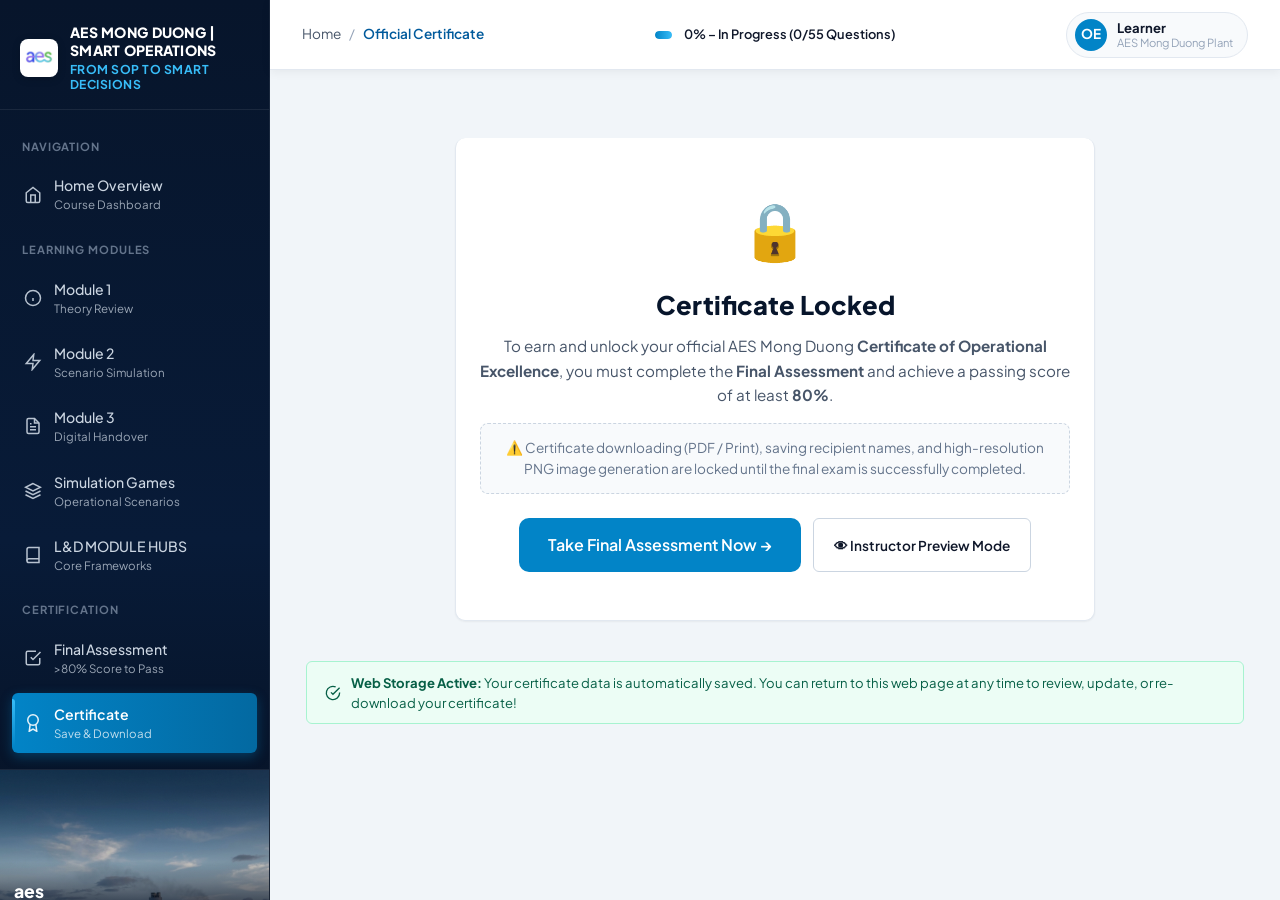
<file: certificate.html>
<!DOCTYPE html>
<html lang="en">
<head>
  <meta charset="UTF-8">
  <meta name="viewport" content="width=device-width, initial-scale=1.0">
  <title>Certificate of Completion | From SOP to Smart Decisions</title>
  <meta name="description" content="Official Certificate of Completion & Operational Excellence - AES Mong Duong.">
  
  <!-- Favicon / Website Logo (AES) -->
  <link rel="icon" type="image/png" sizes="32x32" href="assets/favicon.png">
  <link rel="icon" type="image/x-icon" href="favicon.ico">
  <link rel="apple-touch-icon" href="assets/apple-touch-icon.png">

  <link rel="stylesheet" href="css/main.css">
  <link rel="stylesheet" href="css/certificate.css">
</head>
<body>

  <div class="app-container">

    <!-- SIDEBAR -->
    <aside class="sidebar" id="main-sidebar">
      <div class="sidebar-header">
        <a href="index.html" class="brand-logo-wrap">
          <div style="width: 38px; height: 38px; display: flex; align-items: center; justify-content: center; background: #FFFFFF; border-radius: 8px; padding: 4px; box-shadow: 0 2px 8px rgba(0,0,0,0.15); flex-shrink: 0;">
            <img src="assets/favicon.png" alt="AES Logo" style="width: 100%; height: 100%; object-fit: contain;">
          </div>
          <div>
            <div class="brand-badge-aes">AES MONG DUONG | SMART OPERATIONS</div>
            <div class="brand-academy-title">FROM SOP TO SMART DECISIONS</div>
          </div>
        </a>
      </div>

      <nav class="sidebar-nav">
        <div class="nav-section-title">Navigation</div>
        
        <a href="index.html" class="nav-item" id="nav-home">
          <div class="nav-item-left">
            <span class="nav-icon">
              <svg width="18" height="18" viewBox="0 0 24 24" fill="none" stroke="currentColor" stroke-width="2">
                <path d="M3 9l9-7 9 7v11a2 2 0 0 1-2 2H5a2 2 0 0 1-2-2z"></path>
                <polyline points="9 22 9 12 15 12 15 22"></polyline>
              </svg>
            </span>
            <div class="nav-item-text">
              <span>Home Overview</span>
              <span class="nav-item-sub">Course Dashboard</span>
            </div>
          </div>
          <span class="nav-status-icon"></span>
        </a>

        <div class="nav-section-title">Learning Modules</div>

        <a href="module1.html" class="nav-item" id="nav-module1">
          <div class="nav-item-left">
            <span class="nav-icon">
              <svg width="18" height="18" viewBox="0 0 24 24" fill="none" stroke="currentColor" stroke-width="2">
                <circle cx="12" cy="12" r="10"></circle>
                <line x1="12" y1="16" x2="12" y2="12"></line>
                <line x1="12" y1="8" x2="12.01" y2="8"></line>
              </svg>
            </span>
            <div class="nav-item-text">
              <span>Module 1</span>
              <span class="nav-item-sub">Theory Review</span>
            </div>
          </div>
          <span class="nav-status-icon"></span>
        </a>

        <a href="module2.html" class="nav-item" id="nav-module2">
          <div class="nav-item-left">
            <span class="nav-icon">
              <svg width="18" height="18" viewBox="0 0 24 24" fill="none" stroke="currentColor" stroke-width="2">
                <polygon points="13 2 3 14 12 14 11 22 21 10 12 10 13 2"></polygon>
              </svg>
            </span>
            <div class="nav-item-text">
              <span>Module 2</span>
              <span class="nav-item-sub">Scenario Simulation</span>
            </div>
          </div>
          <span class="nav-status-icon"></span>
        </a>

        <a href="module3.html" class="nav-item" id="nav-module3">
          <div class="nav-item-left">
            <span class="nav-icon">
              <svg width="18" height="18" viewBox="0 0 24 24" fill="none" stroke="currentColor" stroke-width="2">
                <path d="M14 2H6a2 2 0 0 0-2 2v16a2 2 0 0 0 2 2h12a2 2 0 0 0 2-2V8z"></path>
                <polyline points="14 2 14 8 20 8"></polyline>
                <line x1="16" y1="13" x2="8" y2="13"></line>
                <line x1="16" y1="17" x2="8" y2="17"></line>
                <polyline points="10 9 9 9 8 9"></polyline>
              </svg>
            </span>
            <div class="nav-item-text">
              <span>Module 3</span>
              <span class="nav-item-sub">Digital Handover</span>
            </div>
          </div>
          <span class="nav-status-icon"></span>
        </a>

        <!-- Simulation Games under Module 3 -->
        <a href="simulation-games.html" class="nav-item" id="nav-simulations">
          <div class="nav-item-left">
            <span class="nav-icon">
              <svg width="18" height="18" viewBox="0 0 24 24" fill="none" stroke="currentColor" stroke-width="2">
                <polygon points="12 2 2 7 12 12 22 7 12 2"></polygon>
                <polyline points="2 17 12 22 22 17"></polyline>
                <polyline points="2 12 12 17 22 12"></polyline>
              </svg>
            </span>
            <div class="nav-item-text">
              <span>Simulation Games</span>
              <span class="nav-item-sub">Operational Scenarios</span>
            </div>
          </div>
          <span class="nav-status-icon"></span>
        </a>

        <a href="ld-hub.html" class="nav-item" id="nav-ld-hub">
          <div class="nav-item-left">
            <span class="nav-icon">
              <svg width="18" height="18" viewBox="0 0 24 24" fill="none" stroke="currentColor" stroke-width="2">
                <path d="M4 19.5A2.5 2.5 0 0 1 6.5 17H20"></path>
                <path d="M6.5 2H20v20H6.5A2.5 2.5 0 0 1 4 19.5v-15A2.5 2.5 0 0 1 6.5 2z"></path>
              </svg>
            </span>
            <div class="nav-item-text">
              <span>L&D MODULE HUBS</span>
              <span class="nav-item-sub">Core Frameworks</span>
            </div>
          </div>
          <span class="nav-status-icon"></span>
        </a>

        <div class="nav-section-title">Certification</div>

        <a href="assessment.html" class="nav-item" id="nav-assessment">
          <div class="nav-item-left">
            <span class="nav-icon">
              <svg width="18" height="18" viewBox="0 0 24 24" fill="none" stroke="currentColor" stroke-width="2">
                <path d="M9 11l3 3L22 4"></path>
                <path d="M21 12v7a2 2 0 0 1-2 2H5a2 2 0 0 1-2-2V5a2 2 0 0 1 2-2h11"></path>
              </svg>
            </span>
            <div class="nav-item-text">
              <span>Final Assessment</span>
              <span class="nav-item-sub">>80% Score to Pass</span>
            </div>
          </div>
          <span class="nav-status-icon"></span>
        </a>

        <a href="certificate.html" class="nav-item active" id="nav-certificate">
          <div class="nav-item-left">
            <span class="nav-icon">
              <svg width="18" height="18" viewBox="0 0 24 24" fill="none" stroke="currentColor" stroke-width="2">
                <circle cx="12" cy="8" r="7"></circle>
                <polyline points="8.21 13.89 7 23 12 20 17 23 15.79 13.88"></polyline>
              </svg>
            </span>
            <div class="nav-item-text">
              <span>Certificate</span>
              <span class="nav-item-sub">Save & Download</span>
            </div>
          </div>
          <span class="nav-status-icon"></span>
        </a>
      </nav>

      <div class="sidebar-footer">
        <div class="sidebar-engineer-visual">
          <img src="assets/sidebar_engineer.jpg" alt="AES Mong Duong O&M Engineer">
          <div class="sidebar-engineer-overlay">
            <div class="sidebar-motto-aes">aes</div>
            <div class="sidebar-motto-text">Better Decisions.<br>Plant Stronger. Tomorrow.</div>
          </div>
        </div>
      </div>
    </aside>

    <!-- MAIN VIEWPORT -->
    <main class="main-viewport">

      <!-- Header -->
      <header class="top-navbar">
        <div class="nav-left-meta">
          <button class="mobile-menu-btn" id="mobile-menu-btn" aria-label="Toggle navigation">
            <svg width="24" height="24" viewBox="0 0 24 24" fill="none" stroke="currentColor" stroke-width="2">
              <line x1="3" y1="12" x2="21" y2="12"></line>
              <line x1="3" y1="6" x2="21" y2="6"></line>
              <line x1="3" y1="18" x2="21" y2="18"></line>
            </svg>
          </button>
          <div class="breadcrumbs">
            <a href="index.html">Home</a>
            <span class="separator">/</span>
            <span class="current">Official Certificate</span>
          </div>
        </div>

        <div class="header-progress-wrap">
          <div class="progress-track">
            <div class="progress-fill" id="global-progress-fill"></div>
          </div>
          <div class="progress-label-text" id="global-progress-label">100% – Course Completed</div>
        </div>

        <div class="header-user-pill">
          <div class="user-avatar-badge">OE</div>
          <div class="user-info-text">
            <span class="user-name-title" id="header-user-name">O&M Engineer</span>
            <span class="user-role-sub">AES Mong Duong Plant</span>
          </div>
        </div>
      </header>

      <!-- Page Content -->
      <div class="page-content">

        <!-- Locked Warning (Shown when user hasn't passed assessment with >= 80%) -->
        <div id="cert-locked-warning" class="card" style="display: none; text-align: center; padding: 48px 24px; max-width: 640px; margin: 40px auto; border-top: 4px solid var(--primary-color);">
          <div style="font-size: 3.5rem; margin-bottom: 16px;">🔒</div>
          <h2 style="font-size: 1.6rem; font-weight: 800; color: #07152B; margin-bottom: 10px;">Certificate Locked</h2>
          <p style="font-size: 0.95rem; color: #475569; margin-bottom: 16px; line-height: 1.6;">
            To earn and unlock your official AES Mong Duong <strong>Certificate of Operational Excellence</strong>, you must complete the <strong>Final Assessment</strong> and achieve a passing score of at least <strong>80%</strong>.
          </p>
          <div style="background: #F8FAFC; border: 1px dashed #CBD5E1; border-radius: 8px; padding: 14px; margin-bottom: 24px; font-size: 0.85rem; color: #64748B;">
            ⚠️ Certificate downloading (PDF / Print), saving recipient names, and high-resolution PNG image generation are locked until the final exam is successfully completed.
          </div>
          <div style="display: flex; gap: 12px; justify-content: center; flex-wrap: wrap;">
            <a href="assessment.html" class="btn btn-primary btn-lg">
              Take Final Assessment Now &rarr;
            </a>
            <button type="button" class="btn btn-outline" id="btn-preview-cert" style="font-size: 0.85rem;">
              👁 Instructor Preview Mode
            </button>
          </div>
        </div>

        <!-- Main Certificate Container -->
        <div id="cert-main-container" class="certificate-page-wrap">

          <!-- Action Toolbar -->
          <div class="certificate-toolbar">
            <div class="recipient-input-group">
              <label for="input-recipient-name">Recipient Name:</label>
              <input type="text" id="input-recipient-name" class="recipient-input-field" placeholder="Enter Teacher or Learner Name" value="Teacher Reviewer">
              <button type="button" class="btn btn-primary" id="btn-save-recipient">
                Save Name
              </button>
            </div>

            <div class="cert-btn-group">
              <button type="button" class="btn" id="btn-print-cert">
                🖨 Download PDF / Print
              </button>
              <button type="button" class="btn btn-success" id="btn-download-img">
                📥 Download Image (PNG)
              </button>
              <button type="button" class="btn" id="btn-copy-cert-id" title="Copy Verification ID">
                📋 Copy ID
              </button>
            </div>
          </div>

          <!-- Persistence Info Toast (hidden by default, shown on save) -->
          <div id="cert-toast-msg" class="storage-status-banner" style="display: none;">
            ✓ Saved! Your certificate is permanently preserved in web storage.
          </div>

          <!-- The Certificate Frame -->
          <div class="certificate-frame-container" id="certificate-printable-area">
            <div class="cert-outer-border">
              <div class="cert-inner-border">

                <!-- Corner Flourishes -->
                <div class="cert-corner top-left"></div>
                <div class="cert-corner top-right"></div>
                <div class="cert-corner bottom-left"></div>
                <div class="cert-corner bottom-right"></div>
                
                <!-- Award Title -->
                <div>
                  <h1 class="cert-award-title">Certificate of Operational Excellence</h1>
                  <p class="cert-subhead-p">From SOP to Smart Decisions</p>
                </div>

                <!-- Presentation Line -->
                <div class="cert-presentation-text">This official credential is proudly awarded to:</div>

                <!-- Dynamic Recipient Name -->
                <div class="cert-recipient-name" id="cert-display-name">
                  Teacher Reviewer
                </div>

                <!-- Statement Text -->
                <p class="cert-description-statement">
                  For demonstrating exceptional operational proficiency across dynamic crisis management, boiler outage coordination, cross-functional supply chain alignment, and digital shift handover protocols within high-reliability power generation systems.
                </p>

                <!-- Footer: Signatures & AES Việt Nam Logo -->
                <div class="cert-footer-row">

                  <!-- Operations Director Signature -->
                  <div class="cert-signature-block">
                    <div class="cert-signature-line">Joseph Uddo</div>
                    <span class="cert-signer-name">Joseph Uddo</span>
                    <span class="cert-signer-role">General Director</span>
                  </div>

                  <!-- AES Việt Nam Official Logo -->
                  <div class="cert-logo-wrap">
                    <img src="assets/aes_vietnam_logo.png" alt="AES Việt Nam" id="cert-aes-logo" class="cert-aes-logo-img">
                  </div>

                  <!-- Training Superintendent Signature -->
                  <div class="cert-signature-block">
                    <div class="cert-signature-line">Huyen Bui</div>
                    <span class="cert-signer-name">Huyen Bui</span>
                    <span class="cert-signer-role">Human Resources Supervisor</span>
                  </div>
                </div>
              </div>
            </div>
          </div>

        </div>

        <!-- Web Storage Active Banner — full-width below the certificate wrap -->
        <div class="storage-status-banner" style="margin-top: 4px;">
          <svg width="18" height="18" viewBox="0 0 24 24" fill="none" stroke="currentColor" stroke-width="2">
            <path d="M22 11.08V12a10 10 0 1 1-5.93-9.14"></path>
            <polyline points="22 4 12 14.01 9 11.01"></polyline>
          </svg>
          <span>
            <strong>Web Storage Active:</strong> Your certificate data is automatically saved. You can return to this web page at any time to review, update, or re-download your certificate!
          </span>
        </div>

        <!-- (Footer removed as requested) -->
      </div>
    </main>

  </div>

  <!-- Scripts -->
  <script src="js/data.js"></script>
  <script src="js/app.js"></script>
  <script src="js/certificate.js"></script>
  <script>
    let certificateController;
    document.addEventListener('DOMContentLoaded', () => {
      certificateController = new CertificateController();
      certificateController.init();
    });
  </script>
</body>
</html>
</file>
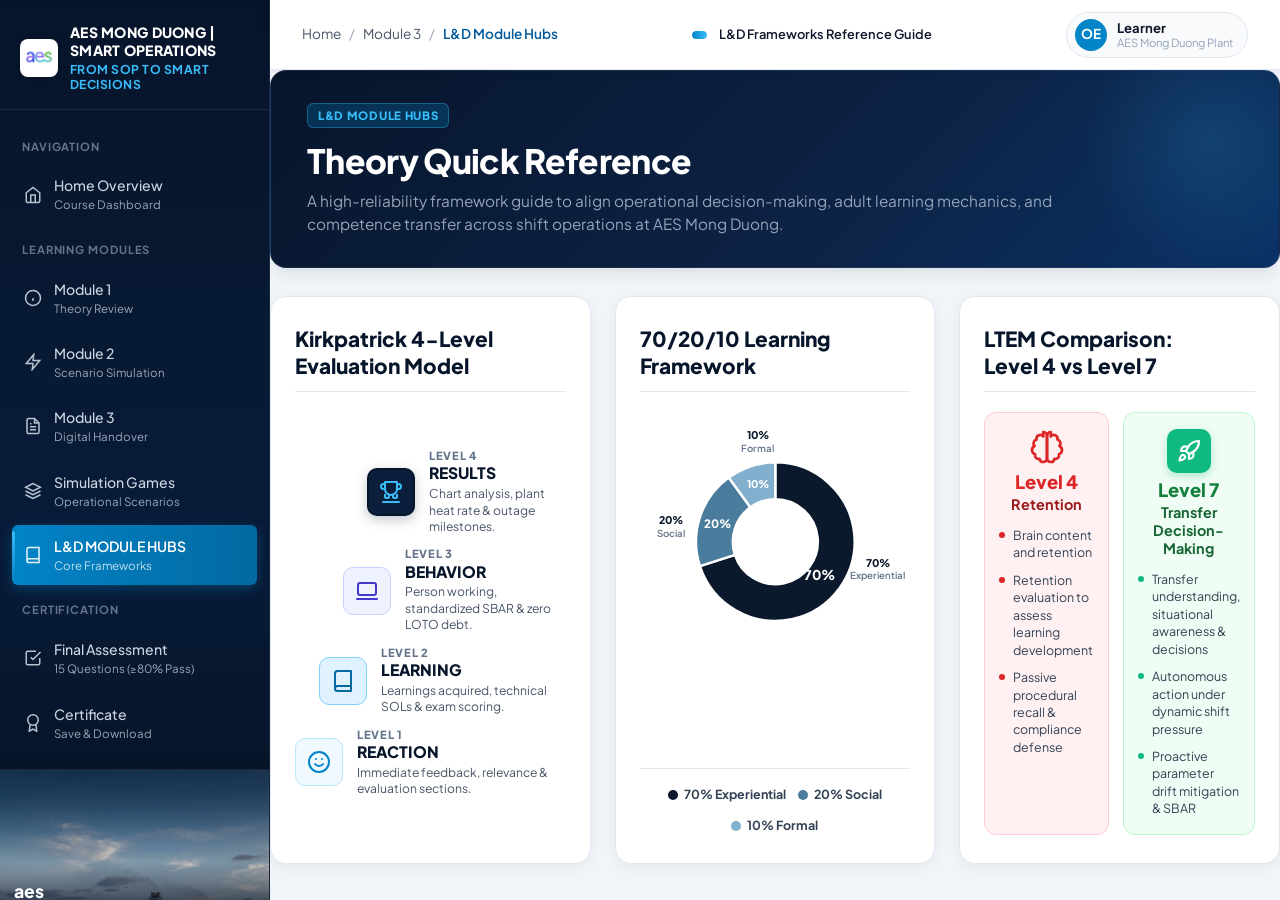
<file: ld-hub.html>
<!DOCTYPE html>
<html lang="en">
<head>
  <meta charset="UTF-8">
  <meta name="viewport" content="width=device-width, initial-scale=1.0">
  <title>L&D Module Hubs: Core Frameworks | From SOP to Smart Decisions</title>
  <meta name="description" content="Core L&D Frameworks: Kirkpatrick, 70/20/10, and LTEM. A 60-second reference card to align decision-making and operational transfer at AES Mong Duong.">
  
  <!-- Favicon / Website Logo (AES) -->
  <link rel="icon" type="image/png" sizes="32x32" href="assets/favicon.png">
  <link rel="icon" type="image/x-icon" href="favicon.ico">
  <link rel="apple-touch-icon" href="assets/apple-touch-icon.png">

  <link rel="stylesheet" href="css/main.css">
  <link rel="stylesheet" href="css/modules.css">
  <link rel="stylesheet" href="css/frameworks.css">
</head>
<body>

  <div class="app-container">

    <!-- SIDEBAR -->
    <aside class="sidebar" id="main-sidebar">
      <div class="sidebar-header">
        <a href="index.html" class="brand-logo-wrap">
          <div style="width: 38px; height: 38px; display: flex; align-items: center; justify-content: center; background: #FFFFFF; border-radius: 8px; padding: 4px; box-shadow: 0 2px 8px rgba(0,0,0,0.15); flex-shrink: 0;">
            <img src="assets/favicon.png" alt="AES Logo" style="width: 100%; height: 100%; object-fit: contain;">
          </div>
          <div>
            <div class="brand-badge-aes">AES MONG DUONG | SMART OPERATIONS</div>
            <div class="brand-academy-title">FROM SOP TO SMART DECISIONS</div>
          </div>
        </a>
      </div>

      <nav class="sidebar-nav">
        <div class="nav-section-title">Navigation</div>
        
        <a href="index.html" class="nav-item" id="nav-home">
          <div class="nav-item-left">
            <span class="nav-icon">
              <svg width="18" height="18" viewBox="0 0 24 24" fill="none" stroke="currentColor" stroke-width="2">
                <path d="M3 9l9-7 9 7v11a2 2 0 0 1-2 2H5a2 2 0 0 1-2-2z"></path>
                <polyline points="9 22 9 12 15 12 15 22"></polyline>
              </svg>
            </span>
            <div class="nav-item-text">
              <span>Home Overview</span>
              <span class="nav-item-sub">Course Dashboard</span>
            </div>
          </div>
          <span class="nav-status-icon"></span>
        </a>

        <div class="nav-section-title">Learning Modules</div>

        <a href="module1.html" class="nav-item" id="nav-module1">
          <div class="nav-item-left">
            <span class="nav-icon">
              <svg width="18" height="18" viewBox="0 0 24 24" fill="none" stroke="currentColor" stroke-width="2">
                <circle cx="12" cy="12" r="10"></circle>
                <line x1="12" y1="16" x2="12" y2="12"></line>
                <line x1="12" y1="8" x2="12.01" y2="8"></line>
              </svg>
            </span>
            <div class="nav-item-text">
              <span>Module 1</span>
              <span class="nav-item-sub">Theory Review</span>
            </div>
          </div>
          <span class="nav-status-icon"></span>
        </a>

        <a href="module2.html" class="nav-item" id="nav-module2">
          <div class="nav-item-left">
            <span class="nav-icon">
              <svg width="18" height="18" viewBox="0 0 24 24" fill="none" stroke="currentColor" stroke-width="2">
                <polygon points="13 2 3 14 12 14 11 22 21 10 12 10 13 2"></polygon>
              </svg>
            </span>
            <div class="nav-item-text">
              <span>Module 2</span>
              <span class="nav-item-sub">Scenario Simulation</span>
            </div>
          </div>
          <span class="nav-status-icon"></span>
        </a>

        <a href="module3.html" class="nav-item" id="nav-module3">
          <div class="nav-item-left">
            <span class="nav-icon">
              <svg width="18" height="18" viewBox="0 0 24 24" fill="none" stroke="currentColor" stroke-width="2">
                <path d="M14 2H6a2 2 0 0 0-2 2v16a2 2 0 0 0 2 2h12a2 2 0 0 0 2-2V8z"></path>
                <polyline points="14 2 14 8 20 8"></polyline>
                <line x1="16" y1="13" x2="8" y2="13"></line>
                <line x1="16" y1="17" x2="8" y2="17"></line>
                <polyline points="10 9 9 9 8 9"></polyline>
              </svg>
            </span>
            <div class="nav-item-text">
              <span>Module 3</span>
              <span class="nav-item-sub">Digital Handover</span>
            </div>
          </div>
          <span class="nav-status-icon"></span>
        </a>

        <!-- Simulation Games under Module 3 -->
        <a href="simulation-games.html" class="nav-item" id="nav-simulations">
          <div class="nav-item-left">
            <span class="nav-icon">
              <svg width="18" height="18" viewBox="0 0 24 24" fill="none" stroke="currentColor" stroke-width="2">
                <polygon points="12 2 2 7 12 12 22 7 12 2"></polygon>
                <polyline points="2 17 12 22 22 17"></polyline>
                <polyline points="2 12 12 17 22 12"></polyline>
              </svg>
            </span>
            <div class="nav-item-text">
              <span>Simulation Games</span>
              <span class="nav-item-sub">Operational Scenarios</span>
            </div>
          </div>
          <span class="nav-status-icon"></span>
        </a>

        <!-- Newly Created L&D MODULE HUBS under Module 3 Section -->
        <a href="ld-hub.html" class="nav-item active" id="nav-ld-hub">
          <div class="nav-item-left">
            <span class="nav-icon">
              <svg width="18" height="18" viewBox="0 0 24 24" fill="none" stroke="currentColor" stroke-width="2">
                <path d="M4 19.5A2.5 2.5 0 0 1 6.5 17H20"></path>
                <path d="M6.5 2H20v20H6.5A2.5 2.5 0 0 1 4 19.5v-15A2.5 2.5 0 0 1 6.5 2z"></path>
              </svg>
            </span>
            <div class="nav-item-text">
              <span>L&D MODULE HUBS</span>
              <span class="nav-item-sub">Core Frameworks</span>
            </div>
          </div>
          <span class="nav-status-icon"></span>
        </a>

        <div class="nav-section-title">Certification</div>

        <a href="assessment.html" class="nav-item" id="nav-assessment">
          <div class="nav-item-left">
            <span class="nav-icon">
              <svg width="18" height="18" viewBox="0 0 24 24" fill="none" stroke="currentColor" stroke-width="2">
                <path d="M9 11l3 3L22 4"></path>
                <path d="M21 12v7a2 2 0 0 1-2 2H5a2 2 0 0 1-2-2V5a2 2 0 0 1 2-2h11"></path>
              </svg>
            </span>
            <div class="nav-item-text">
              <span>Final Assessment</span>
              <span class="nav-item-sub">15 Questions (≥80% Pass)</span>
            </div>
          </div>
          <span class="nav-status-icon"></span>
        </a>

        <a href="certificate.html" class="nav-item" id="nav-certificate">
          <div class="nav-item-left">
            <span class="nav-icon">
              <svg width="18" height="18" viewBox="0 0 24 24" fill="none" stroke="currentColor" stroke-width="2">
                <circle cx="12" cy="8" r="7"></circle>
                <polyline points="8.21 13.89 7 23 12 20 17 23 15.79 13.88"></polyline>
              </svg>
            </span>
            <div class="nav-item-text">
              <span>Certificate</span>
              <span class="nav-item-sub">Save & Download</span>
            </div>
          </div>
          <span class="nav-status-icon"></span>
        </a>
      </nav>

      <div class="sidebar-footer">
        <div class="sidebar-engineer-visual">
          <img src="assets/sidebar_engineer.jpg" alt="AES Mong Duong O&M Engineer">
          <div class="sidebar-engineer-overlay">
            <div class="sidebar-motto-aes">aes</div>
            <div class="sidebar-motto-text">Better Decisions.<br>Plant Stronger. Tomorrow.</div>
          </div>
        </div>
      </div>
    </aside>

    <!-- MAIN VIEWPORT -->
    <main class="main-viewport">

      <!-- Header -->
      <header class="top-navbar">
        <div class="nav-left-meta">
          <button class="mobile-menu-btn" id="mobile-menu-btn" aria-label="Toggle navigation">
            <svg width="24" height="24" viewBox="0 0 24 24" fill="none" stroke="currentColor" stroke-width="2">
              <line x1="3" y1="12" x2="21" y2="12"></line>
              <line x1="3" y1="6" x2="21" y2="6"></line>
              <line x1="3" y1="18" x2="21" y2="18"></line>
            </svg>
          </button>
          <div class="breadcrumbs">
            <a href="index.html">Home</a>
            <span class="separator">/</span>
            <a href="module3.html">Module 3</a>
            <span class="separator">/</span>
            <span class="current">L&D Module Hubs</span>
          </div>
        </div>

        <div class="header-progress-wrap">
          <div class="progress-track">
            <div class="progress-fill" id="global-progress-fill"></div>
          </div>
          <div class="progress-label-text" id="global-progress-label">Core Frameworks Reference</div>
        </div>

        <div class="header-user-pill">
          <div class="user-avatar-badge">OE</div>
          <div class="user-info-text">
            <span class="user-name-title" id="header-user-name">O&M Engineer</span>
            <span class="user-role-sub">AES Mong Duong Plant</span>
          </div>
        </div>
      </header>

      <!-- Main Content Container -->
      <div class="content-container">

        <!-- 1. HERO / SECTION HEADER -->
        <section class="theory-header-section">
          <div class="theory-badge-row">
            <span class="theory-tag-badge">L&D MODULE HUBS</span>
          </div>
          <h1 class="theory-quick-title">Theory Quick Reference</h1>
          <p class="theory-quick-sub">A high-reliability framework guide to align operational decision-making, adult learning mechanics, and competence transfer across shift operations at AES Mong Duong.</p>
        </section>

        <!-- ==================================================================
             THEORY CARDS 3-COLUMN GRID (FAITHFUL SCREENSHOT RECREATION)
             ================================================================== -->
        <div class="theory-cards-grid">

          <!-- CARD 1: KIRKPATRICK 4-LEVEL EVALUATION MODEL -->
          <div class="theory-card" id="card-kirkpatrick">
            <h2 class="theory-card-title">Kirkpatrick 4-Level<br>Evaluation Model</h2>

            <div class="staircase-visual-wrapper">
              <div class="staircase-stepped-flow">

                <!-- Step 4: RESULTS (Top) -->
                <div class="stair-step-row step-4">
                  <div class="stair-step-box box-4" title="Level 4 Results">
                    <!-- Upward Chart & Trophy SVG Icon -->
                    <svg width="24" height="24" viewBox="0 0 24 24" fill="none" stroke="currentColor" stroke-width="2" stroke-linecap="round" stroke-linejoin="round">
                      <path d="M6 9H4.5a2.5 2.5 0 0 1 0-5H6"></path>
                      <path d="M18 9h1.5a2.5 2.5 0 0 0 0-5H18"></path>
                      <path d="M4 22h16"></path>
                      <path d="M10 14.66V17c0 .55-.45 1-1 1H7c-.55 0-1-.45-1-1v-2.34"></path>
                      <path d="M14 14.66V17c0 .55.45 1 1 1h2c.55 0 1-.45 1-1v-2.34"></path>
                      <path d="M18 2H6v7a6 6 0 0 0 12 0V2Z"></path>
                    </svg>
                  </div>
                  <div class="stair-step-info">
                    <span class="stair-step-num">Level 4</span>
                    <h3 class="stair-step-heading">RESULTS</h3>
                    <p class="stair-step-summary">Chart analysis, plant heat rate &amp; outage milestones.</p>
                  </div>
                </div>

                <!-- Step 3: BEHAVIOR -->
                <div class="stair-step-row step-3">
                  <div class="stair-step-box box-3" title="Level 3 Behavior">
                    <!-- Person Working on Laptop SVG Icon -->
                    <svg width="24" height="24" viewBox="0 0 24 24" fill="none" stroke="currentColor" stroke-width="2" stroke-linecap="round" stroke-linejoin="round">
                      <rect x="3" y="4" width="18" height="12" rx="2"></rect>
                      <line x1="2" y1="20" x2="22" y2="20"></line>
                    </svg>
                  </div>
                  <div class="stair-step-info">
                    <span class="stair-step-num">Level 3</span>
                    <h3 class="stair-step-heading">BEHAVIOR</h3>
                    <p class="stair-step-summary">Person working, standardized SBAR &amp; zero LOTO debt.</p>
                  </div>
                </div>

                <!-- Step 2: LEARNING -->
                <div class="stair-step-row step-2">
                  <div class="stair-step-box box-2" title="Level 2 Learning">
                    <!-- Book & Gears SVG Icon -->
                    <svg width="24" height="24" viewBox="0 0 24 24" fill="none" stroke="currentColor" stroke-width="2" stroke-linecap="round" stroke-linejoin="round">
                      <path d="M4 19.5A2.5 2.5 0 0 1 6.5 17H20"></path>
                      <path d="M6.5 2H20v20H6.5A2.5 2.5 0 0 1 4 19.5v-15A2.5 2.5 0 0 1 6.5 2z"></path>
                    </svg>
                  </div>
                  <div class="stair-step-info">
                    <span class="stair-step-num">Level 2</span>
                    <h3 class="stair-step-heading">LEARNING</h3>
                    <p class="stair-step-summary">Learnings acquired, technical SOLs &amp; exam scoring.</p>
                  </div>
                </div>

                <!-- Step 1: REACTION (Bottom) -->
                <div class="stair-step-row step-1">
                  <div class="stair-step-box box-1" title="Level 1 Reaction">
                    <!-- Smiley Face SVG Icon -->
                    <svg width="24" height="24" viewBox="0 0 24 24" fill="none" stroke="currentColor" stroke-width="2" stroke-linecap="round" stroke-linejoin="round">
                      <circle cx="12" cy="12" r="10"></circle>
                      <path d="M8 14s1.5 2 4 2 4-2 4-2"></path>
                      <line x1="9" y1="9" x2="9.01" y2="9"></line>
                      <line x1="15" y1="9" x2="15.01" y2="9"></line>
                    </svg>
                  </div>
                  <div class="stair-step-info">
                    <span class="stair-step-num">Level 1</span>
                    <h3 class="stair-step-heading">REACTION</h3>
                    <p class="stair-step-summary">Immediate feedback, relevance &amp; evaluation sections.</p>
                  </div>
                </div>

              </div>
            </div>
          </div>

          <!-- CARD 2: 70/20/10 LEARNING FRAMEWORK -->
          <div class="theory-card" id="card-702010">
            <h2 class="theory-card-title">70/20/10 Learning<br>Framework</h2>

            <div class="donut-chart-section">
              <!-- SVG Donut Chart with Mathematically Exact Paths matching Screenshot -->
              <div class="donut-svg-wrapper">
                <svg viewBox="0 0 280 250" class="donut-svg-element" aria-label="70/20/10 Learning Distribution Chart">
                  <!-- 
                    Center cx=140, cy=130, rOuter=82, rInner=44
                    70% slice: from 0 deg to 252 deg (Dark Navy #0B192C)
                    20% slice: from 252 deg to 324 deg (Slate Blue #4A7C9D)
                    10% slice: from 324 deg to 360 deg (Soft Powder Blue #82AFCE)
                  -->
                  
                  <!-- 70% Experiential Arc (Dark Navy) -->
                  <path d="M 140.00 48.00 A 82 82 0 1 1 62.02 155.34 L 98.15 143.60 A 44 44 0 1 0 140.00 86.00 Z"
                        fill="#0B192C" stroke="#FFFFFF" stroke-width="2.5" stroke-linejoin="round" />
                  
                  <!-- 20% Social Arc (Slate Blue) -->
                  <path d="M 62.02 155.34 A 82 82 0 0 1 91.80 63.66 L 114.14 94.40 A 44 44 0 0 0 98.15 143.60 Z"
                        fill="#4A7C9D" stroke="#FFFFFF" stroke-width="2.5" stroke-linejoin="round" />

                  <!-- 10% Formal Arc (Soft Powder Blue) -->
                  <path d="M 91.80 63.66 A 82 82 0 0 1 140.00 48.00 L 140.00 86.00 A 44 44 0 0 0 114.14 94.40 Z"
                        fill="#82AFCE" stroke="#FFFFFF" stroke-width="2.5" stroke-linejoin="round" />

                  <!-- Percentage numbers centered inside each slice (White) -->
                  <text x="122" y="74" fill="#FFFFFF" font-size="11" font-weight="800" text-anchor="middle">10%</text>
                  <text x="80" y="116" fill="#FFFFFF" font-size="12" font-weight="800" text-anchor="middle">20%</text>
                  <text x="186" y="170" fill="#FFFFFF" font-size="14" font-weight="900" text-anchor="middle">70%</text>

                  <!-- Outer Callout Labels matching screenshot -->
                  <!-- 10% Formal Callout (Top) -->
                  <text x="122" y="24" fill="#0B192C" font-size="11" font-weight="800" text-anchor="middle">10%</text>
                  <text x="122" y="37" fill="#64748B" font-size="10" font-weight="600" text-anchor="middle">Formal</text>

                  <!-- 20% Social Callout (Left) -->
                  <text x="32" y="112" fill="#0B192C" font-size="11" font-weight="800" text-anchor="middle">20%</text>
                  <text x="32" y="125" fill="#64748B" font-size="10" font-weight="600" text-anchor="middle">Social</text>

                  <!-- 70% Experiential Callout (Right) -->
                  <text x="246" y="156" fill="#0B192C" font-size="11" font-weight="800" text-anchor="middle">70%</text>
                  <text x="246" y="169" fill="#64748B" font-size="10" font-weight="600" text-anchor="middle">Experiential</text>
                </svg>
              </div>

              <!-- Donut Legend matching screenshot -->
              <div class="donut-bottom-legend">
                <div class="legend-chip">
                  <span class="legend-swatch swatch-dark"></span>
                  <span>70% Experiential</span>
                </div>
                <div class="legend-chip">
                  <span class="legend-swatch swatch-slate"></span>
                  <span>20% Social</span>
                </div>
                <div class="legend-chip">
                  <span class="legend-swatch swatch-soft-blue"></span>
                  <span>10% Formal</span>
                </div>
              </div>
            </div>
          </div>

          <!-- CARD 3: LTEM COMPARISON: LEVEL 4 vs LEVEL 7 -->
          <div class="theory-card" id="card-ltem">
            <h2 class="theory-card-title">LTEM Comparison:<br>Level 4 vs Level 7</h2>

            <div class="ltem-side-by-side-grid">
              
              <!-- Left Subcard: Level 4 Retention (Rose / Pink) -->
              <div class="ltem-sub-box box-level-4">
                <div class="ltem-sub-top">
                  <!-- Red Brain SVG Icon -->
                  <div class="ltem-brain-icon-wrap">
                    <svg width="36" height="36" viewBox="0 0 24 24" fill="none" stroke="#DC2626" stroke-width="1.8" stroke-linecap="round" stroke-linejoin="round">
                      <path d="M9.5 2A2.5 2.5 0 0 1 12 4.5v15a2.5 2.5 0 0 1-4.96.44 2.5 2.5 0 0 1-2.96-3.08 3 3 0 0 1-.34-5.58 2.5 2.5 0 0 1 1.32-4.24 2.5 2.5 0 0 1 4.44-2.04Z"></path>
                      <path d="M14.5 2A2.5 2.5 0 0 0 12 4.5v15a2.5 2.5 0 0 0 4.96.44 2.5 2.5 0 0 0 2.96-3.08 3 3 0 0 0 .34-5.58 2.5 2.5 0 0 0-1.32-4.24 2.5 2.5 0 0 0-4.44-2.04Z"></path>
                    </svg>
                  </div>
                  <h3 class="ltem-sub-level-tag">Level 4</h3>
                  <div class="ltem-sub-level-sub">Retention</div>
                </div>

                <ul class="ltem-bullet-list red-bullets">
                  <li>
                    <span class="ltem-dot dot-red"></span>
                    <span>Brain content and retention</span>
                  </li>
                  <li>
                    <span class="ltem-dot dot-red"></span>
                    <span>Retention evaluation to assess learning development</span>
                  </li>
                  <li>
                    <span class="ltem-dot dot-red"></span>
                    <span>Passive procedural recall &amp; compliance defense</span>
                  </li>
                </ul>
              </div>

              <!-- Right Subcard: Level 7 Transfer (Mint / Green) -->
              <div class="ltem-sub-box box-level-7">
                <div class="ltem-sub-top">
                  <!-- Green Rocket Badge & Icon -->
                  <div class="ltem-rocket-badge-wrap">
                    <svg width="24" height="24" viewBox="0 0 24 24" fill="none" stroke="#FFFFFF" stroke-width="2.2" stroke-linecap="round" stroke-linejoin="round">
                      <path d="M4.5 16.5c-1.5 1.26-2 5-2 5s3.74-.5 5-2c.71-.84.7-2.13-.09-2.91a2.18 2.18 0 0 0-2.91-.09z"></path>
                      <path d="m12 15-3-3a22 22 0 0 1 2-3.95A12.88 12.88 0 0 1 22 2c0 2.72-.78 7.5-6 11a22.35 22.35 0 0 1-4 2z"></path>
                      <path d="M9 12H4s.55-3.03 2-4c1.62-1.08 5 0 5 0"></path>
                      <path d="M12 15v5s3.03-.55 4-2c1.08-1.62 0-5 0-5"></path>
                    </svg>
                  </div>
                  <h3 class="ltem-sub-level-tag green-text">Level 7</h3>
                  <div class="ltem-sub-level-sub green-sub">Transfer Decision-Making</div>
                </div>

                <ul class="ltem-bullet-list green-bullets">
                  <li>
                    <span class="ltem-dot dot-green"></span>
                    <span>Transfer understanding, situational awareness &amp; decisions</span>
                  </li>
                  <li>
                    <span class="ltem-dot dot-green"></span>
                    <span>Autonomous action under dynamic shift pressure</span>
                  </li>
                  <li>
                    <span class="ltem-dot dot-green"></span>
                    <span>Proactive parameter drift mitigation &amp; SBAR</span>
                  </li>
                </ul>
              </div>

            </div>
          </div>

        </div>

      </div>
    </main>

  </div>

  <!-- Scripts -->
  <script src="js/data.js"></script>
  <script src="js/app.js"></script>
  <script src="js/frameworks.js"></script>
</body>
</html>
</file>
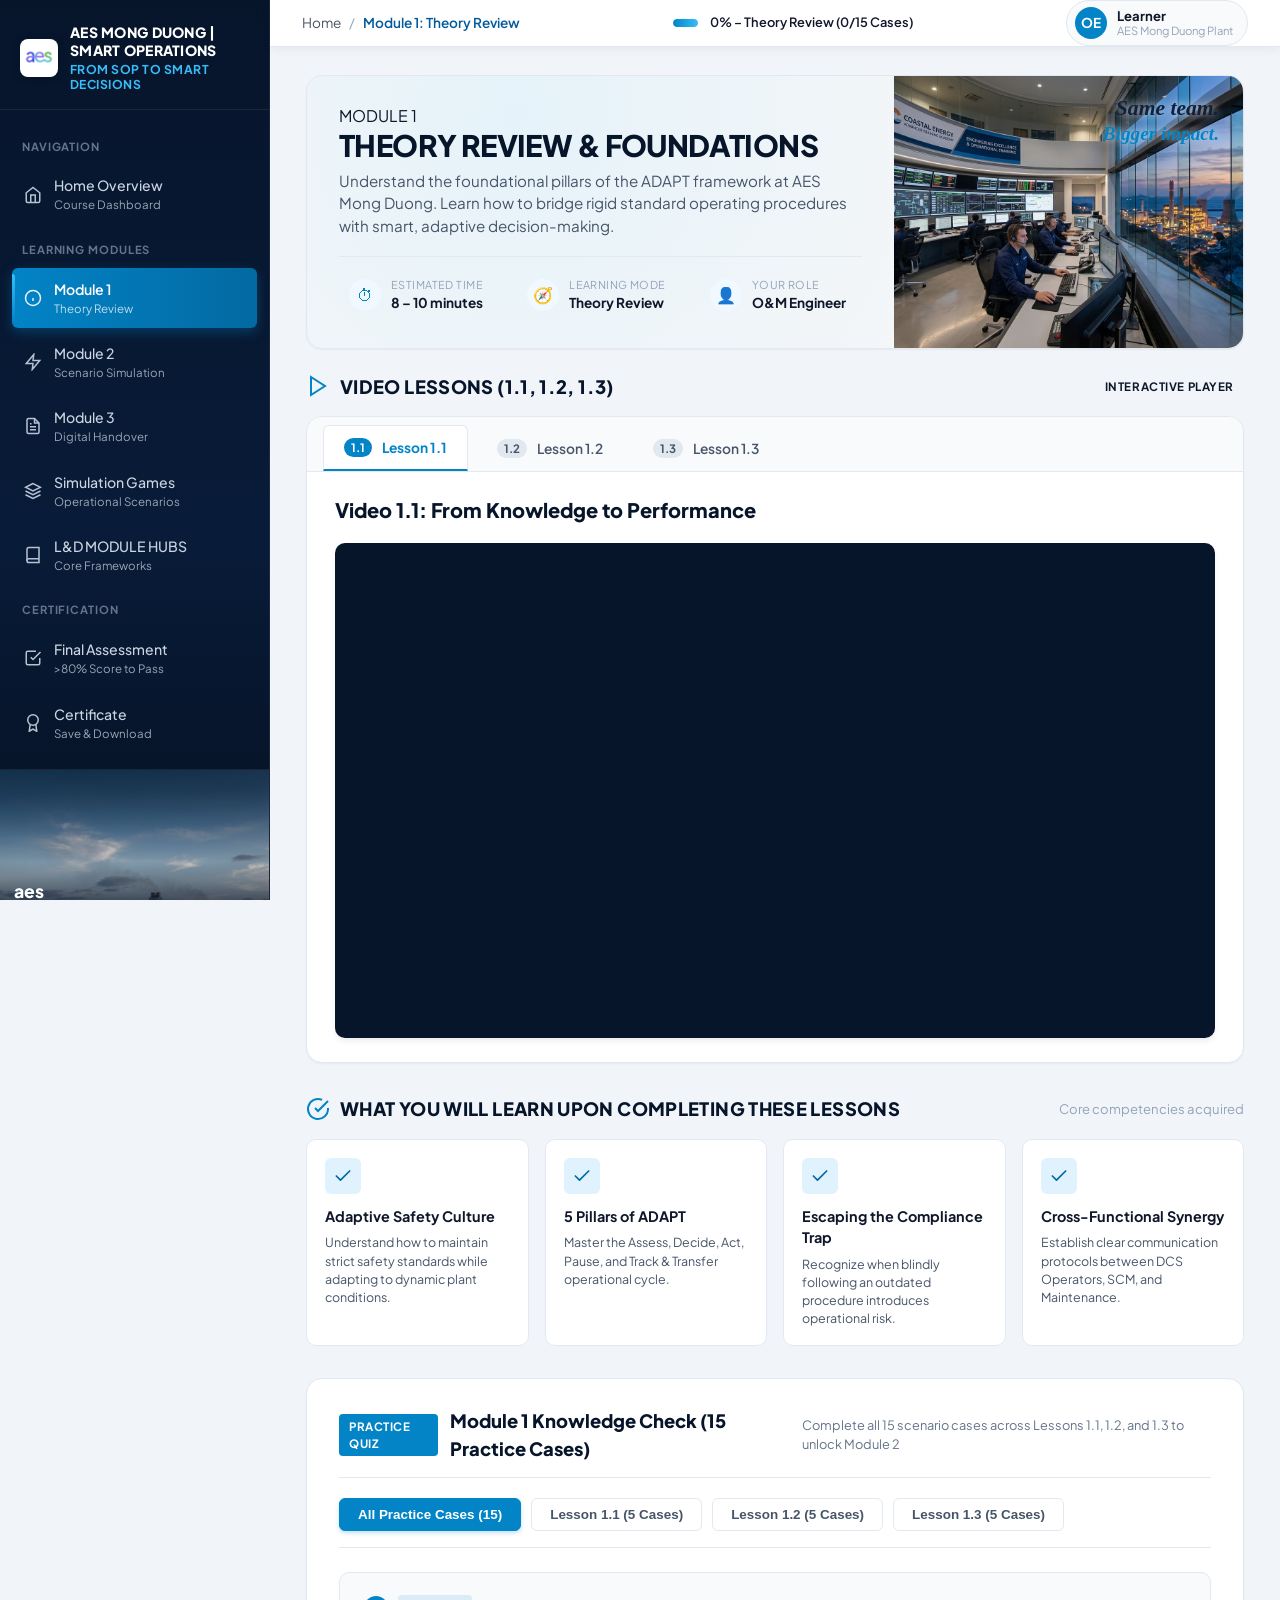
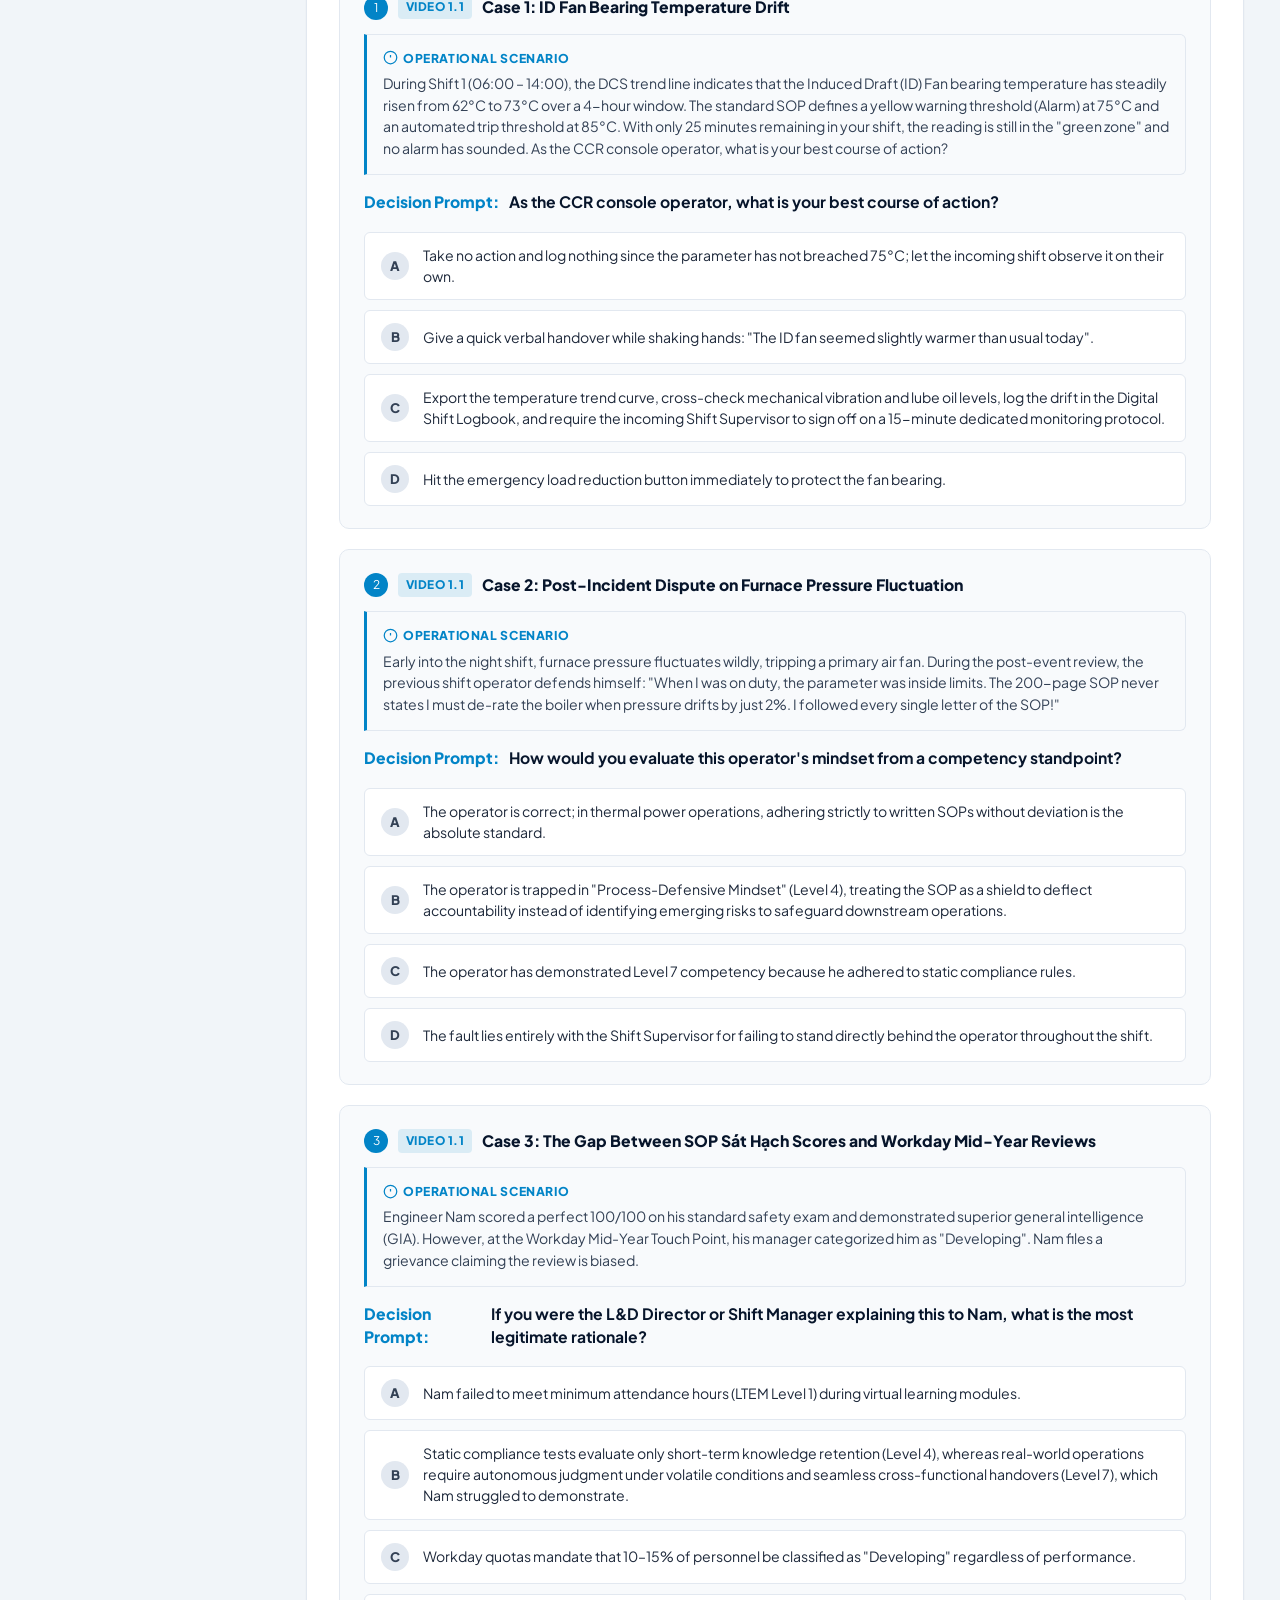
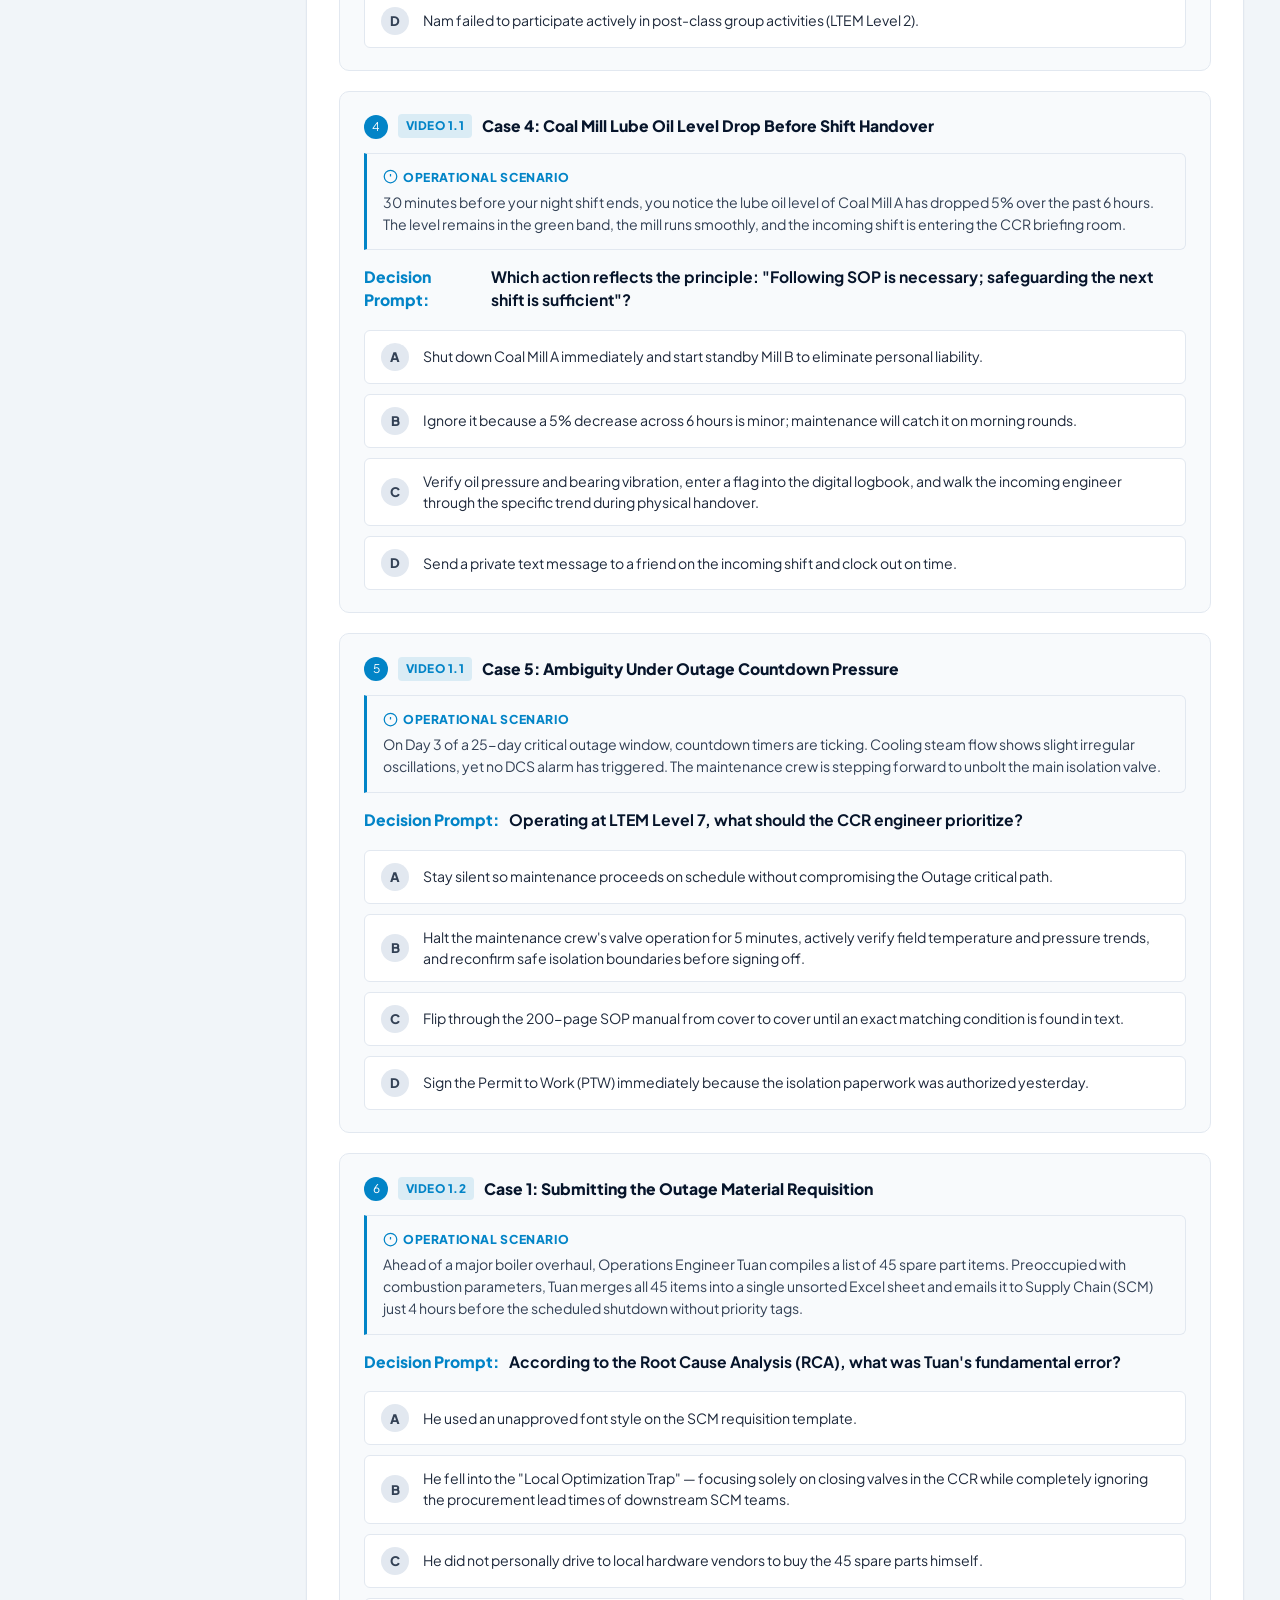
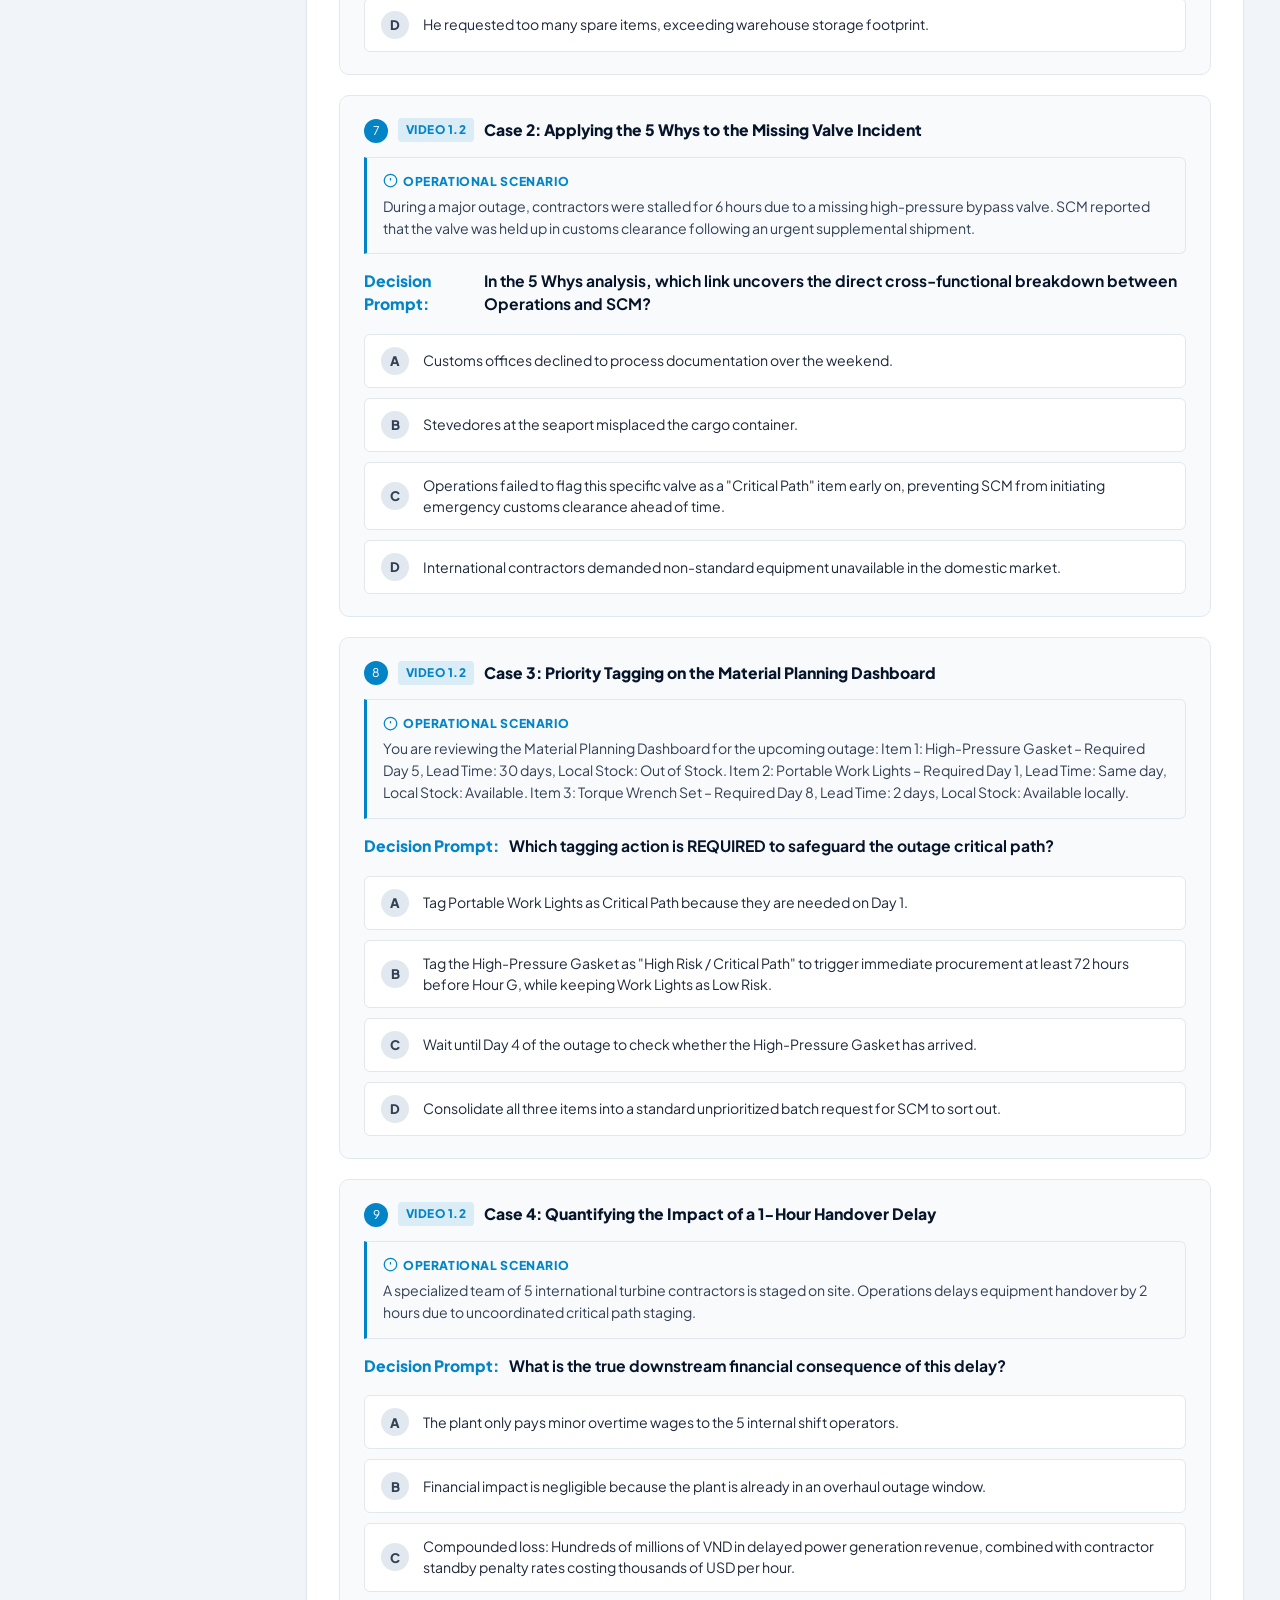
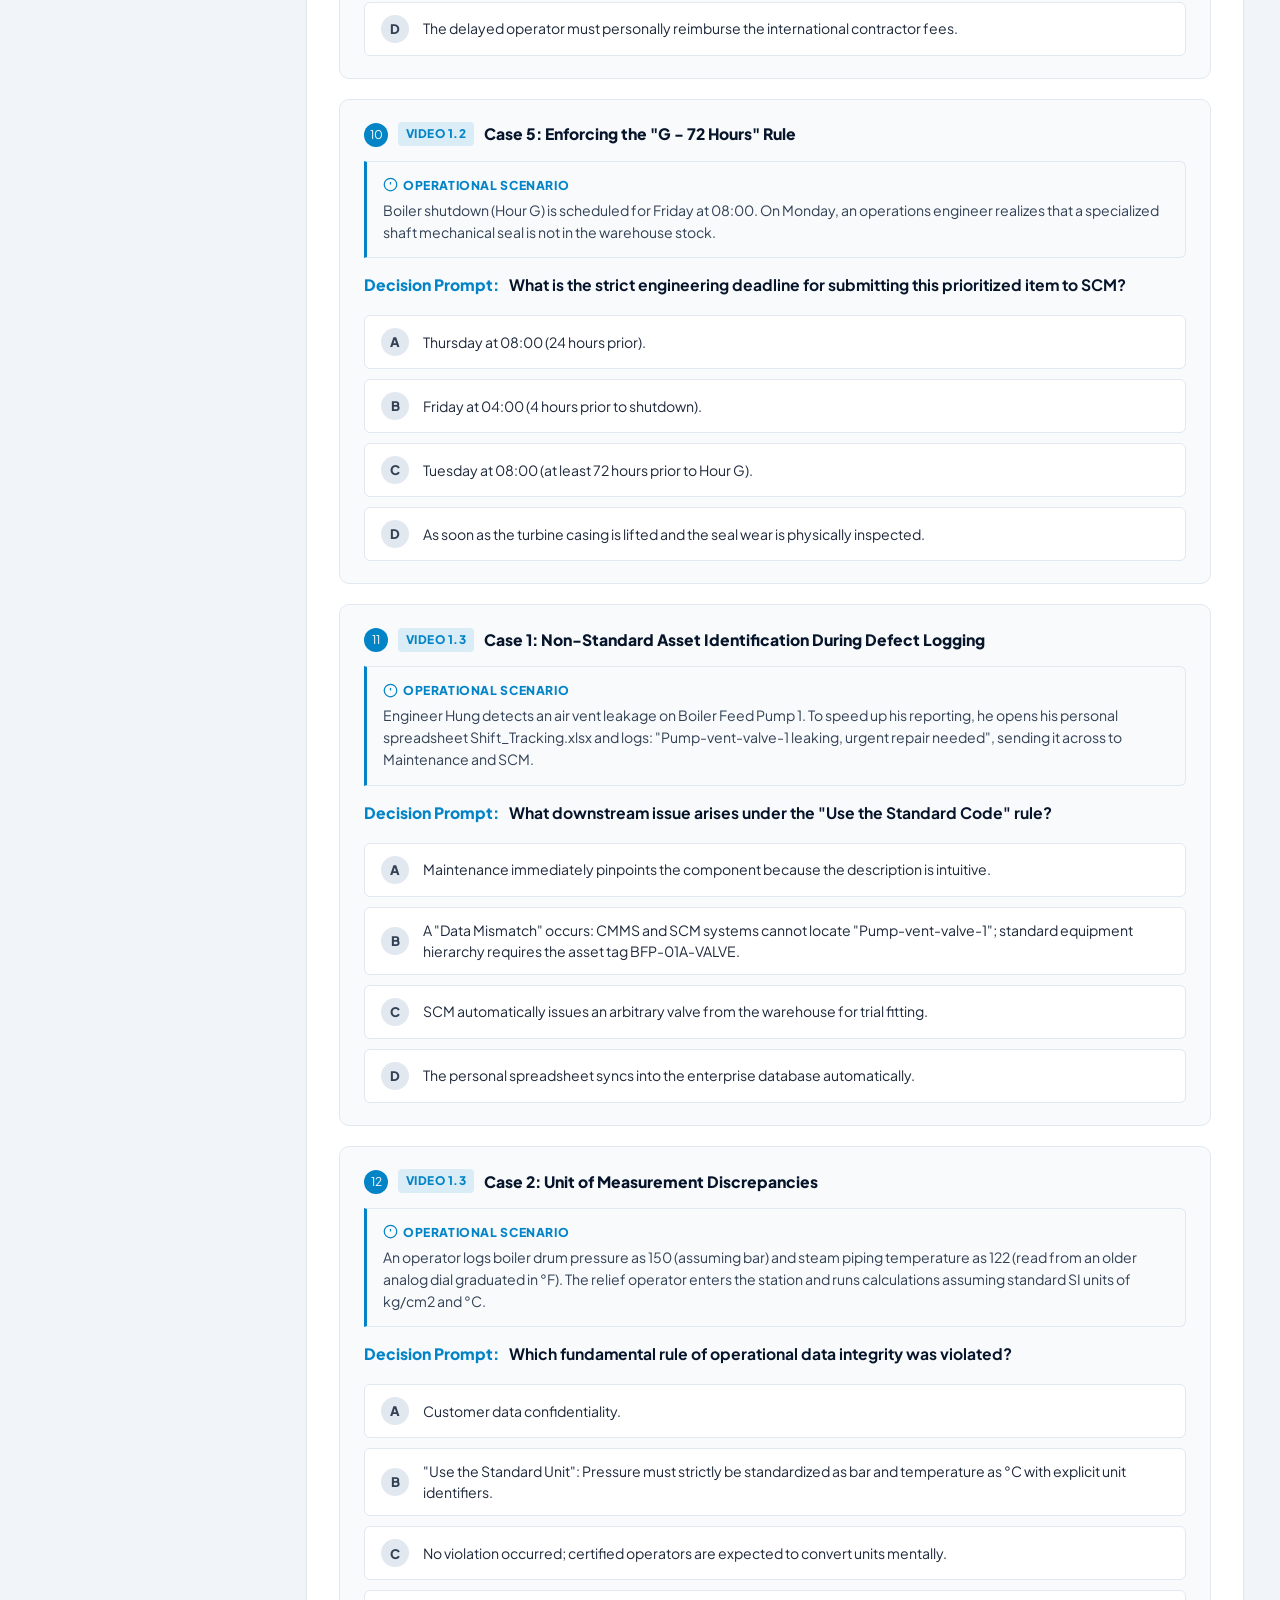
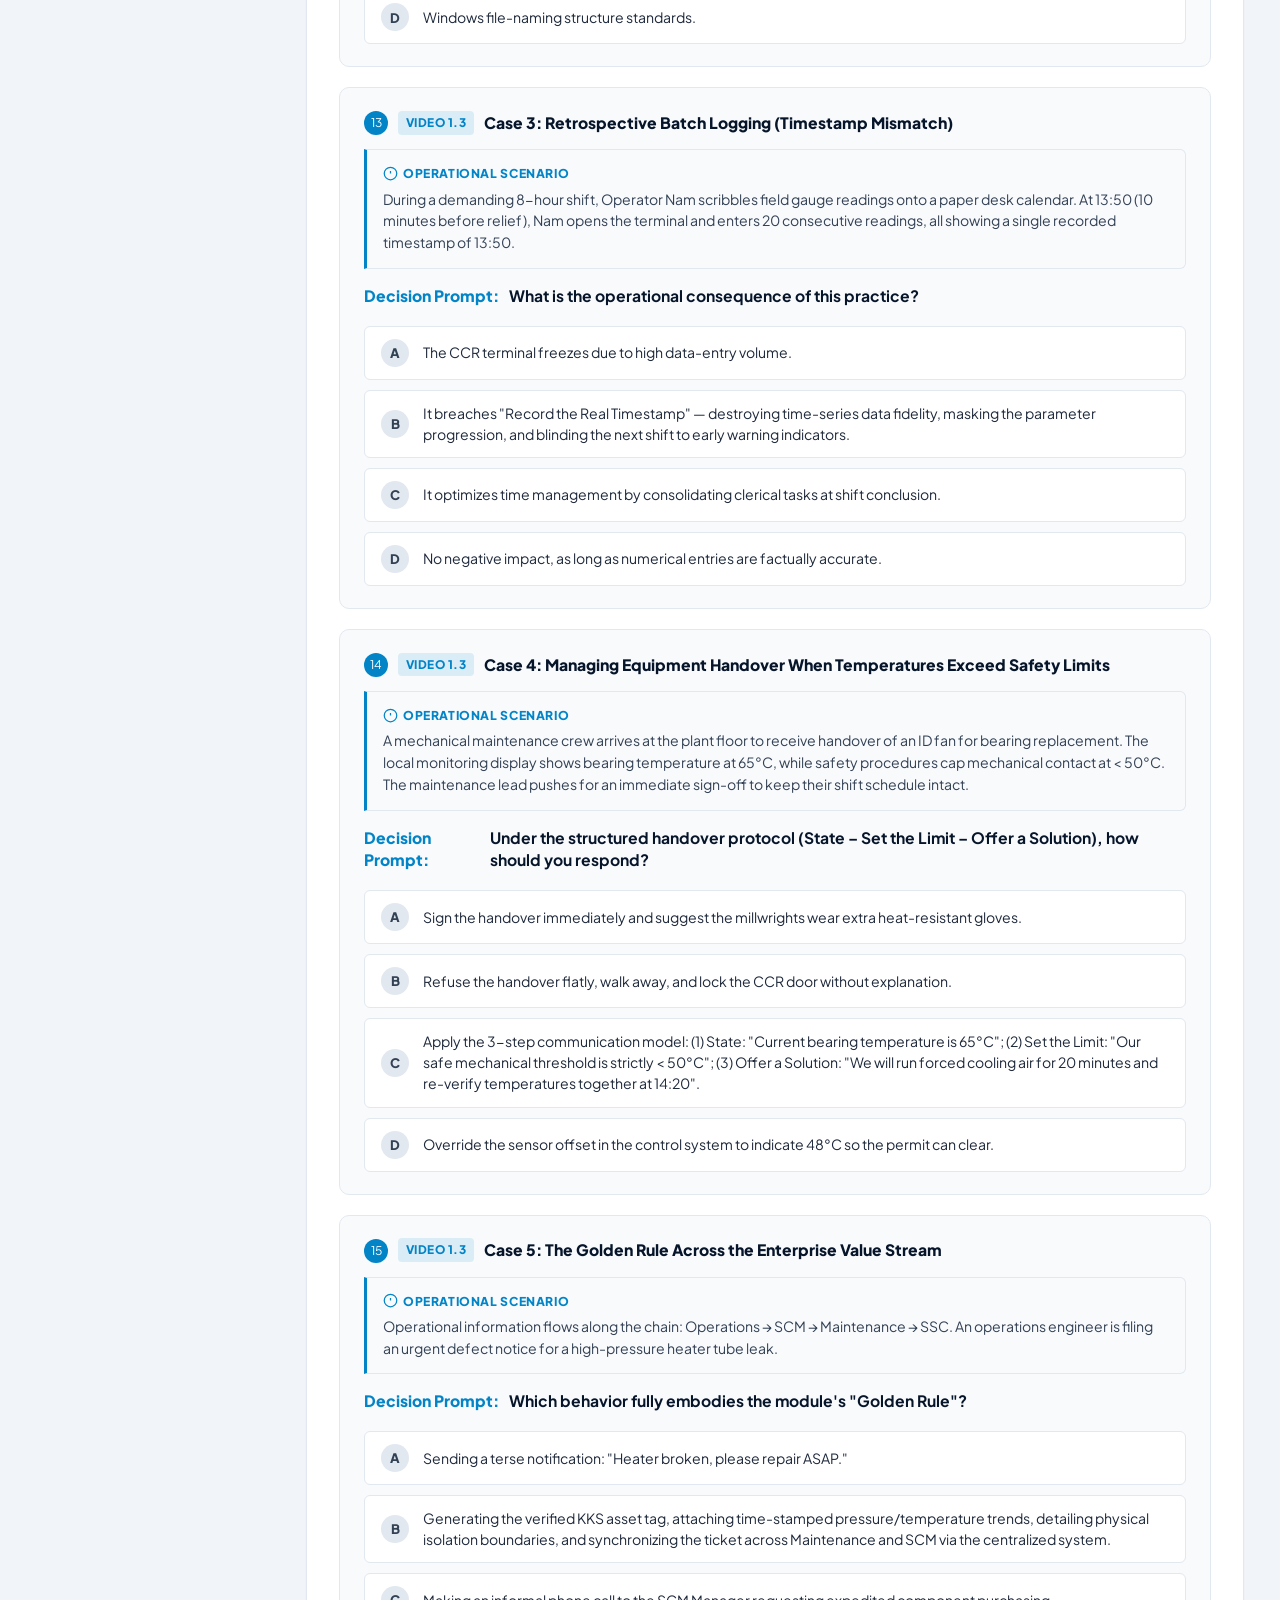
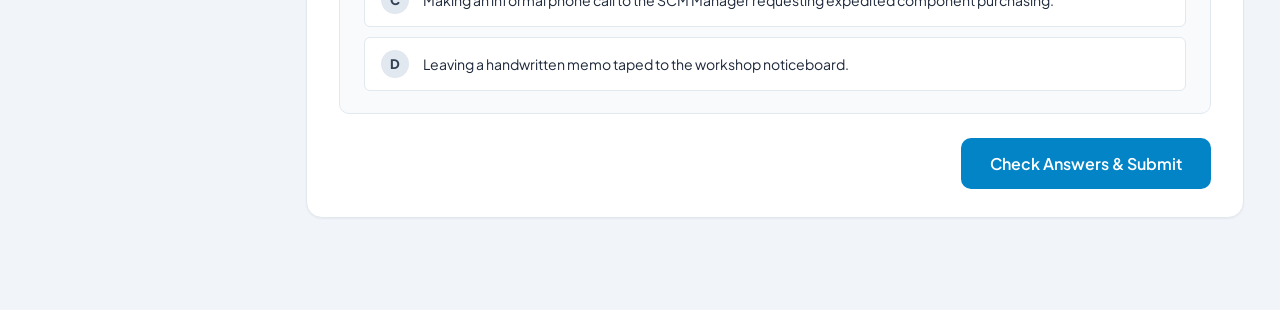
<file: module1.html>
<!DOCTYPE html>
<html lang="en">
<head>
  <meta charset="UTF-8">
  <meta name="viewport" content="width=device-width, initial-scale=1.0">
  <title>Module 1: Theory Review | From SOP to Smart Decisions</title>
  <meta name="description" content="Module 1: Theory Review & Foundations - Learn the 5 pillars of the ADAPT framework at AES Mong Duong.">
  
  <!-- Favicon / Website Logo (AES) -->
  <link rel="icon" type="image/png" sizes="32x32" href="assets/favicon.png">
  <link rel="icon" type="image/x-icon" href="favicon.ico">
  <link rel="apple-touch-icon" href="assets/apple-touch-icon.png">

  <link rel="stylesheet" href="css/main.css">
  <link rel="stylesheet" href="css/modules.css">
</head>
<body>

  <div class="app-container">

    <!-- SIDEBAR -->
    <aside class="sidebar" id="main-sidebar">
      <div class="sidebar-header">
        <a href="index.html" class="brand-logo-wrap">
          <div style="width: 38px; height: 38px; display: flex; align-items: center; justify-content: center; background: #FFFFFF; border-radius: 8px; padding: 4px; box-shadow: 0 2px 8px rgba(0,0,0,0.15); flex-shrink: 0;">
            <img src="assets/favicon.png" alt="AES Logo" style="width: 100%; height: 100%; object-fit: contain;">
          </div>
          <div>
            <div class="brand-badge-aes">AES MONG DUONG | SMART OPERATIONS</div>
            <div class="brand-academy-title">FROM SOP TO SMART DECISIONS</div>
          </div>
        </a>
      </div>

      <nav class="sidebar-nav">
        <div class="nav-section-title">Navigation</div>
        
        <a href="index.html" class="nav-item" id="nav-home">
          <div class="nav-item-left">
            <span class="nav-icon">
              <svg width="18" height="18" viewBox="0 0 24 24" fill="none" stroke="currentColor" stroke-width="2">
                <path d="M3 9l9-7 9 7v11a2 2 0 0 1-2 2H5a2 2 0 0 1-2-2z"></path>
                <polyline points="9 22 9 12 15 12 15 22"></polyline>
              </svg>
            </span>
            <div class="nav-item-text">
              <span>Home Overview</span>
              <span class="nav-item-sub">Course Dashboard</span>
            </div>
          </div>
          <span class="nav-status-icon"></span>
        </a>

        <div class="nav-section-title">Learning Modules</div>

        <a href="module1.html" class="nav-item active" id="nav-module1">
          <div class="nav-item-left">
            <span class="nav-icon">
              <svg width="18" height="18" viewBox="0 0 24 24" fill="none" stroke="currentColor" stroke-width="2">
                <circle cx="12" cy="12" r="10"></circle>
                <line x1="12" y1="16" x2="12" y2="12"></line>
                <line x1="12" y1="8" x2="12.01" y2="8"></line>
              </svg>
            </span>
            <div class="nav-item-text">
              <span>Module 1</span>
              <span class="nav-item-sub">Theory Review</span>
            </div>
          </div>
          <span class="nav-status-icon"></span>
        </a>

        <a href="module2.html" class="nav-item" id="nav-module2">
          <div class="nav-item-left">
            <span class="nav-icon">
              <svg width="18" height="18" viewBox="0 0 24 24" fill="none" stroke="currentColor" stroke-width="2">
                <polygon points="13 2 3 14 12 14 11 22 21 10 12 10 13 2"></polygon>
              </svg>
            </span>
            <div class="nav-item-text">
              <span>Module 2</span>
              <span class="nav-item-sub">Scenario Simulation</span>
            </div>
          </div>
          <span class="nav-status-icon"></span>
        </a>

        <a href="module3.html" class="nav-item" id="nav-module3">
          <div class="nav-item-left">
            <span class="nav-icon">
              <svg width="18" height="18" viewBox="0 0 24 24" fill="none" stroke="currentColor" stroke-width="2">
                <path d="M14 2H6a2 2 0 0 0-2 2v16a2 2 0 0 0 2 2h12a2 2 0 0 0 2-2V8z"></path>
                <polyline points="14 2 14 8 20 8"></polyline>
                <line x1="16" y1="13" x2="8" y2="13"></line>
                <line x1="16" y1="17" x2="8" y2="17"></line>
                <polyline points="10 9 9 9 8 9"></polyline>
              </svg>
            </span>
            <div class="nav-item-text">
              <span>Module 3</span>
              <span class="nav-item-sub">Digital Handover</span>
            </div>
          </div>
          <span class="nav-status-icon"></span>
        </a>

        <!-- Simulation Games under Module 3 -->
        <a href="simulation-games.html" class="nav-item" id="nav-simulations">
          <div class="nav-item-left">
            <span class="nav-icon">
              <svg width="18" height="18" viewBox="0 0 24 24" fill="none" stroke="currentColor" stroke-width="2">
                <polygon points="12 2 2 7 12 12 22 7 12 2"></polygon>
                <polyline points="2 17 12 22 22 17"></polyline>
                <polyline points="2 12 12 17 22 12"></polyline>
              </svg>
            </span>
            <div class="nav-item-text">
              <span>Simulation Games</span>
              <span class="nav-item-sub">Operational Scenarios</span>
            </div>
          </div>
          <span class="nav-status-icon"></span>
        </a>

        <a href="ld-hub.html" class="nav-item" id="nav-ld-hub">
          <div class="nav-item-left">
            <span class="nav-icon">
              <svg width="18" height="18" viewBox="0 0 24 24" fill="none" stroke="currentColor" stroke-width="2">
                <path d="M4 19.5A2.5 2.5 0 0 1 6.5 17H20"></path>
                <path d="M6.5 2H20v20H6.5A2.5 2.5 0 0 1 4 19.5v-15A2.5 2.5 0 0 1 6.5 2z"></path>
              </svg>
            </span>
            <div class="nav-item-text">
              <span>L&D MODULE HUBS</span>
              <span class="nav-item-sub">Core Frameworks</span>
            </div>
          </div>
          <span class="nav-status-icon"></span>
        </a>

        <div class="nav-section-title">Certification</div>

        <a href="assessment.html" class="nav-item" id="nav-assessment">
          <div class="nav-item-left">
            <span class="nav-icon">
              <svg width="18" height="18" viewBox="0 0 24 24" fill="none" stroke="currentColor" stroke-width="2">
                <path d="M9 11l3 3L22 4"></path>
                <path d="M21 12v7a2 2 0 0 1-2 2H5a2 2 0 0 1-2-2V5a2 2 0 0 1 2-2h11"></path>
              </svg>
            </span>
            <div class="nav-item-text">
              <span>Final Assessment</span>
              <span class="nav-item-sub">>80% Score to Pass</span>
            </div>
          </div>
          <span class="nav-status-icon"></span>
        </a>

        <a href="certificate.html" class="nav-item" id="nav-certificate">
          <div class="nav-item-left">
            <span class="nav-icon">
              <svg width="18" height="18" viewBox="0 0 24 24" fill="none" stroke="currentColor" stroke-width="2">
                <circle cx="12" cy="8" r="7"></circle>
                <polyline points="8.21 13.89 7 23 12 20 17 23 15.79 13.88"></polyline>
              </svg>
            </span>
            <div class="nav-item-text">
              <span>Certificate</span>
              <span class="nav-item-sub">Save & Download</span>
            </div>
          </div>
          <span class="nav-status-icon"></span>
        </a>
      </nav>

      <div class="sidebar-footer">
        <div class="sidebar-engineer-visual">
          <img src="assets/sidebar_engineer.jpg" alt="AES Mong Duong O&M Engineer">
          <div class="sidebar-engineer-overlay">
            <div class="sidebar-motto-aes">aes</div>
            <div class="sidebar-motto-text">Better Decisions.<br>Plant Stronger. Tomorrow.</div>
          </div>
        </div>
      </div>
    </aside>

    <!-- MAIN VIEWPORT -->
    <main class="main-viewport">

      <!-- Header -->
      <header class="top-navbar">
        <div class="nav-left-meta">
          <button class="mobile-menu-btn" id="mobile-menu-btn" aria-label="Toggle navigation">
            <svg width="24" height="24" viewBox="0 0 24 24" fill="none" stroke="currentColor" stroke-width="2">
              <line x1="3" y1="12" x2="21" y2="12"></line>
              <line x1="3" y1="6" x2="21" y2="6"></line>
              <line x1="3" y1="18" x2="21" y2="18"></line>
            </svg>
          </button>
          <div class="breadcrumbs">
            <a href="index.html">Home</a>
            <span class="separator">/</span>
            <span class="current">Module 1: Theory Review</span>
          </div>
        </div>

        <div class="header-progress-wrap">
          <div class="progress-track">
            <div class="progress-fill" id="global-progress-fill"></div>
          </div>
          <div class="progress-label-text" id="global-progress-label">0% – In Progress</div>
        </div>

        <div class="header-user-pill">
          <div class="user-avatar-badge">OE</div>
          <div class="user-info-text">
            <span class="user-name-title" id="header-user-name">O&M Engineer</span>
            <span class="user-role-sub">AES Mong Duong Plant</span>
          </div>
        </div>
      </header>

      <!-- Page Content -->
      <div class="page-content">

        <!-- Module Hero Banner -->
        <div class="module-hero-card">
          <div class="module-hero-inner">
            <div class="module-hero-content">
              <span class="module-badge-tag">MODULE 1</span>
              <h1 class="module-title-h1">THEORY REVIEW & FOUNDATIONS</h1>
              <p class="module-subtitle-p">
                Understand the foundational pillars of the ADAPT framework at AES Mong Duong. Learn how to bridge rigid standard operating procedures with smart, adaptive decision-making.
              </p>
              <div class="module-meta-stats">
                <div class="meta-stat-item">
                  <div class="meta-stat-icon">⏱</div>
                  <div class="meta-stat-text">
                    <span class="meta-stat-label">Estimated Time</span>
                    <span class="meta-stat-value">8 – 10 minutes</span>
                  </div>
                </div>
                <div class="meta-stat-item">
                  <div class="meta-stat-icon">🧭</div>
                  <div class="meta-stat-text">
                    <span class="meta-stat-label">Learning Mode</span>
                    <span class="meta-stat-value">Theory Review</span>
                  </div>
                </div>
                <div class="meta-stat-item">
                  <div class="meta-stat-icon">👤</div>
                  <div class="meta-stat-text">
                    <span class="meta-stat-label">Your Role</span>
                    <span class="meta-stat-value">O&M Engineer</span>
                  </div>
                </div>
              </div>
            </div>
            <div class="module-hero-image-wrap">
              <img src="assets/plant_hero_banner.jpg" alt="AES Mong Duong Plant">
              <div class="module-hero-overlay-text">
                Same team.<br><span>Bigger impact.</span>
              </div>
            </div>
          </div>
        </div>

        <!-- Video Lessons Section (1.1, 1.2, 1.3) -->
        <div class="section-wrapper">
          <div class="section-header-row">
            <div class="section-title-wrap">
              <svg class="section-title-icon" viewBox="0 0 24 24" fill="none" stroke="currentColor" stroke-width="2">
                <polygon points="5 3 19 12 5 21 5 3"></polygon>
              </svg>
              <h2 class="section-title-h2">Video Lessons (1.1, 1.2, 1.3)</h2>
            </div>
            <span class="badge badge-primary">Interactive Player</span>
          </div>

          <div class="video-lessons-container">
            <!-- Tabs -->
            <div class="video-tabs-bar" id="video-tabs-bar">
              <!-- Rendered dynamically by quiz.js -->
            </div>

            <!-- Player Body -->
            <div class="video-player-body">
              <div class="video-title-bar">
                <h3 class="video-meta-h3" id="video-meta-title">Video 1.1: Title</h3>
              </div>
              <div class="video-embed-wrapper">
                <iframe id="main-video-embed" src="https://www.youtube-nocookie.com/embed/dQw4w9WgXcQ" title="Module Video Player" allowfullscreen allow="accelerometer; autoplay; clipboard-write; encrypted-media; gyroscope; picture-in-picture"></iframe>
              </div>
            </div>
          </div>
        </div>

        <!-- "What You Will Learn" Section -->
        <div class="section-wrapper">
          <div class="section-header-row">
            <div class="section-title-wrap">
              <svg class="section-title-icon" viewBox="0 0 24 24" fill="none" stroke="currentColor" stroke-width="2">
                <path d="M22 11.08V12a10 10 0 1 1-5.93-9.14"></path>
                <polyline points="22 4 12 14.01 9 11.01"></polyline>
              </svg>
              <h2 class="section-title-h2">What You Will Learn Upon Completing These Lessons</h2>
            </div>
            <span class="section-subtitle-p">Core competencies acquired</span>
          </div>

          <div class="learning-outcomes-grid" id="learning-outcomes-container">
            <!-- Rendered by quiz.js -->
          </div>
        </div>

        <!-- Practice Quiz Section -->
        <div class="module-quiz-wrapper">
          <div class="quiz-header-badge-row">
            <div class="quiz-badge-title">
              <span class="badge badge-navy">PRACTICE QUIZ</span>
              <h3 style="font-size: 1.15rem; font-weight: 800; color: #07152B;">Module 1 Knowledge Check (15 Practice Cases)</h3>
            </div>
            <span style="font-size: 0.8rem; color: #64748B;">Complete all 15 scenario cases across Lessons 1.1, 1.2, and 1.3 to unlock Module 2</span>
          </div>

          <div id="module-quiz-content">
            <!-- Questions rendered by quiz.js -->
          </div>
        </div>



        <!-- (Footer removed as requested) -->
      </div>
    </main>

  </div>

  <!-- Scripts -->
  <script src="js/data.js"></script>
  <script src="js/app.js"></script>
  <script src="js/quiz.js"></script>
  <script>
    document.addEventListener('DOMContentLoaded', () => {
      const controller = new ModuleController('module1');
      controller.init();
    });
  </script>
</body>
</html>
</file>
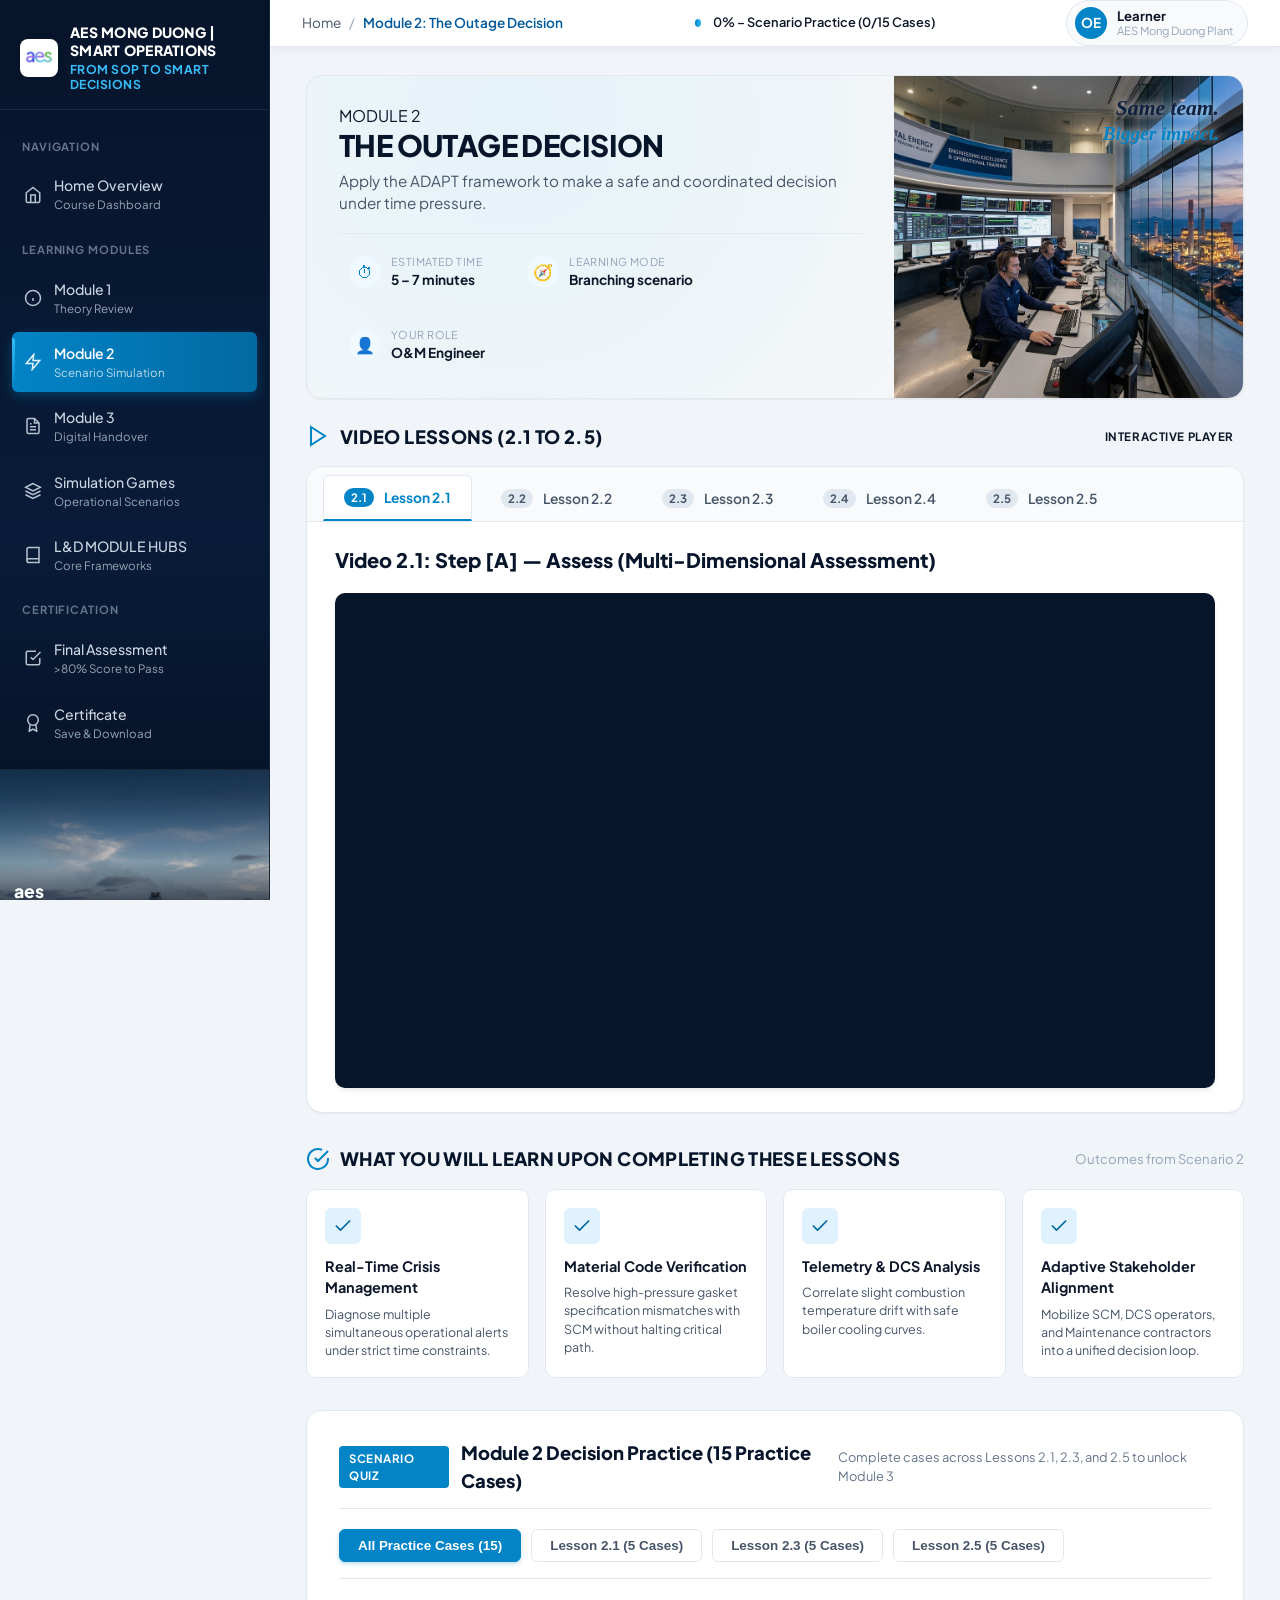
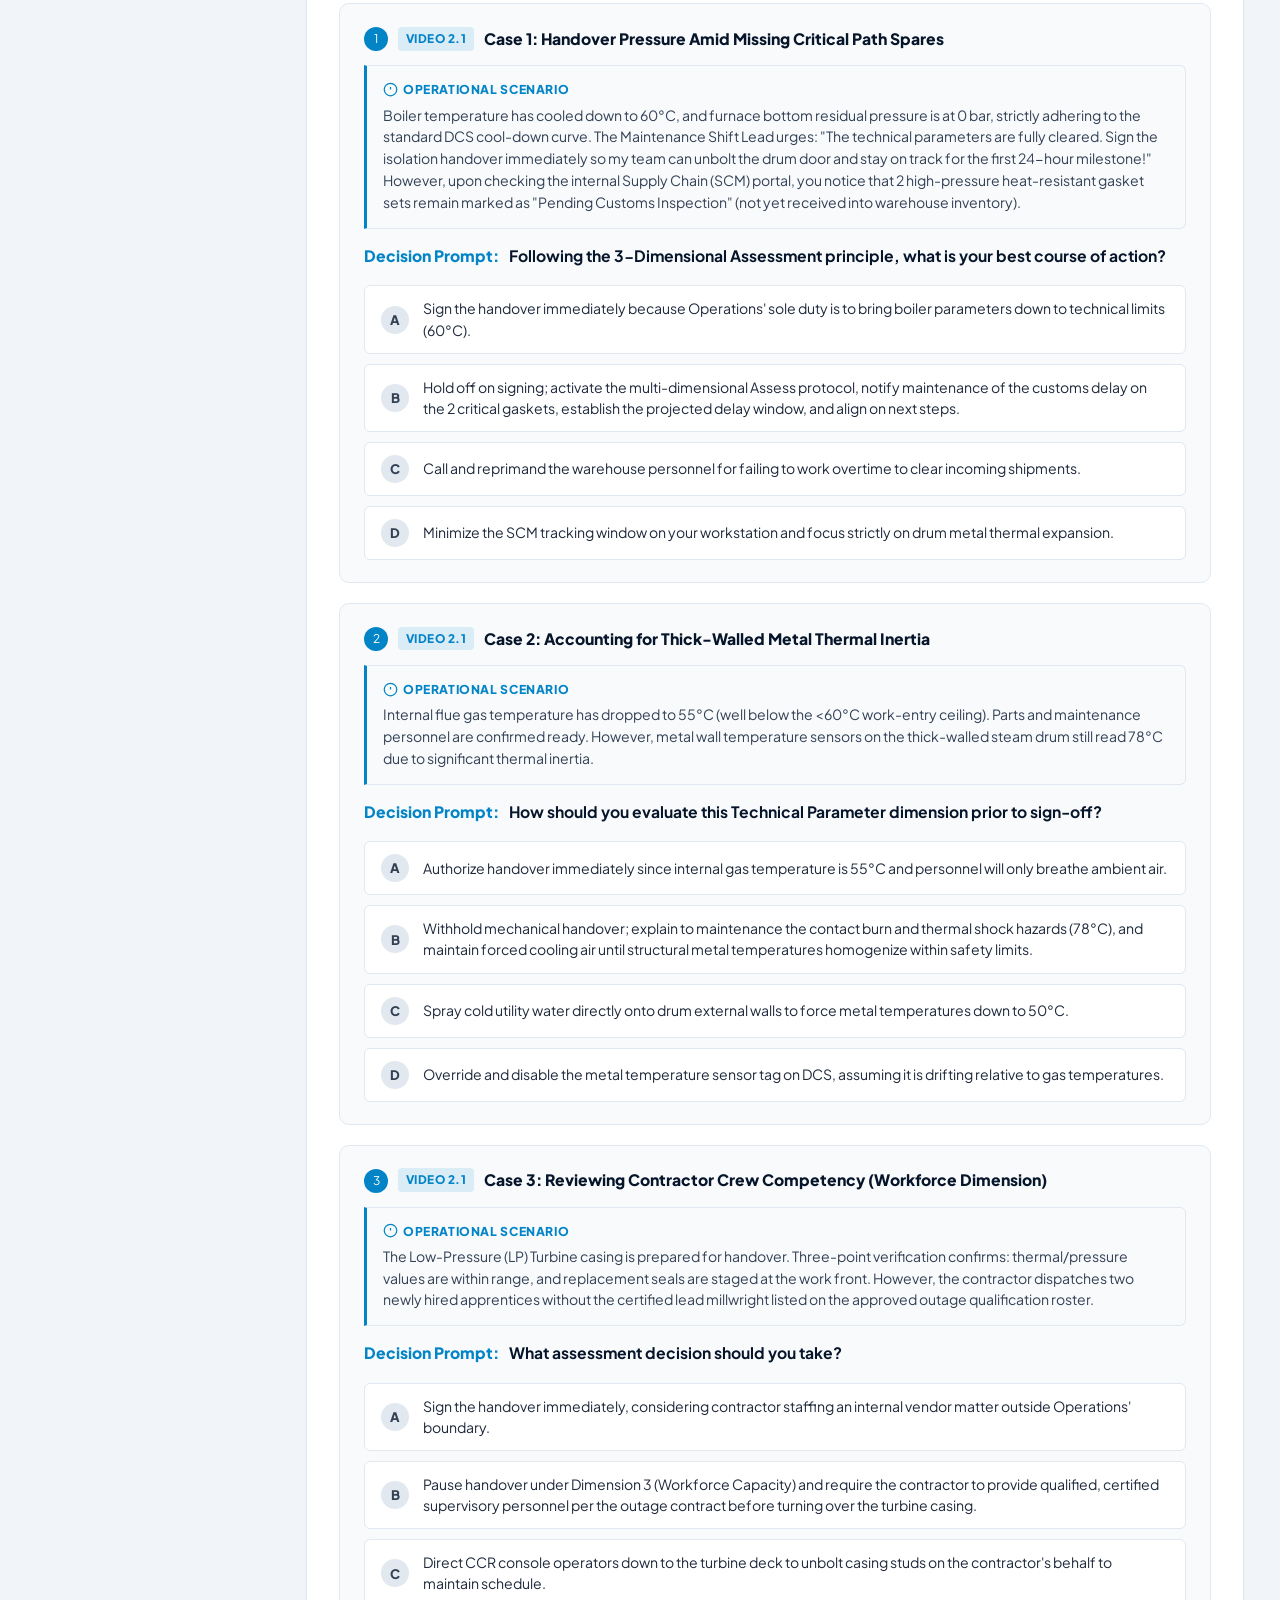
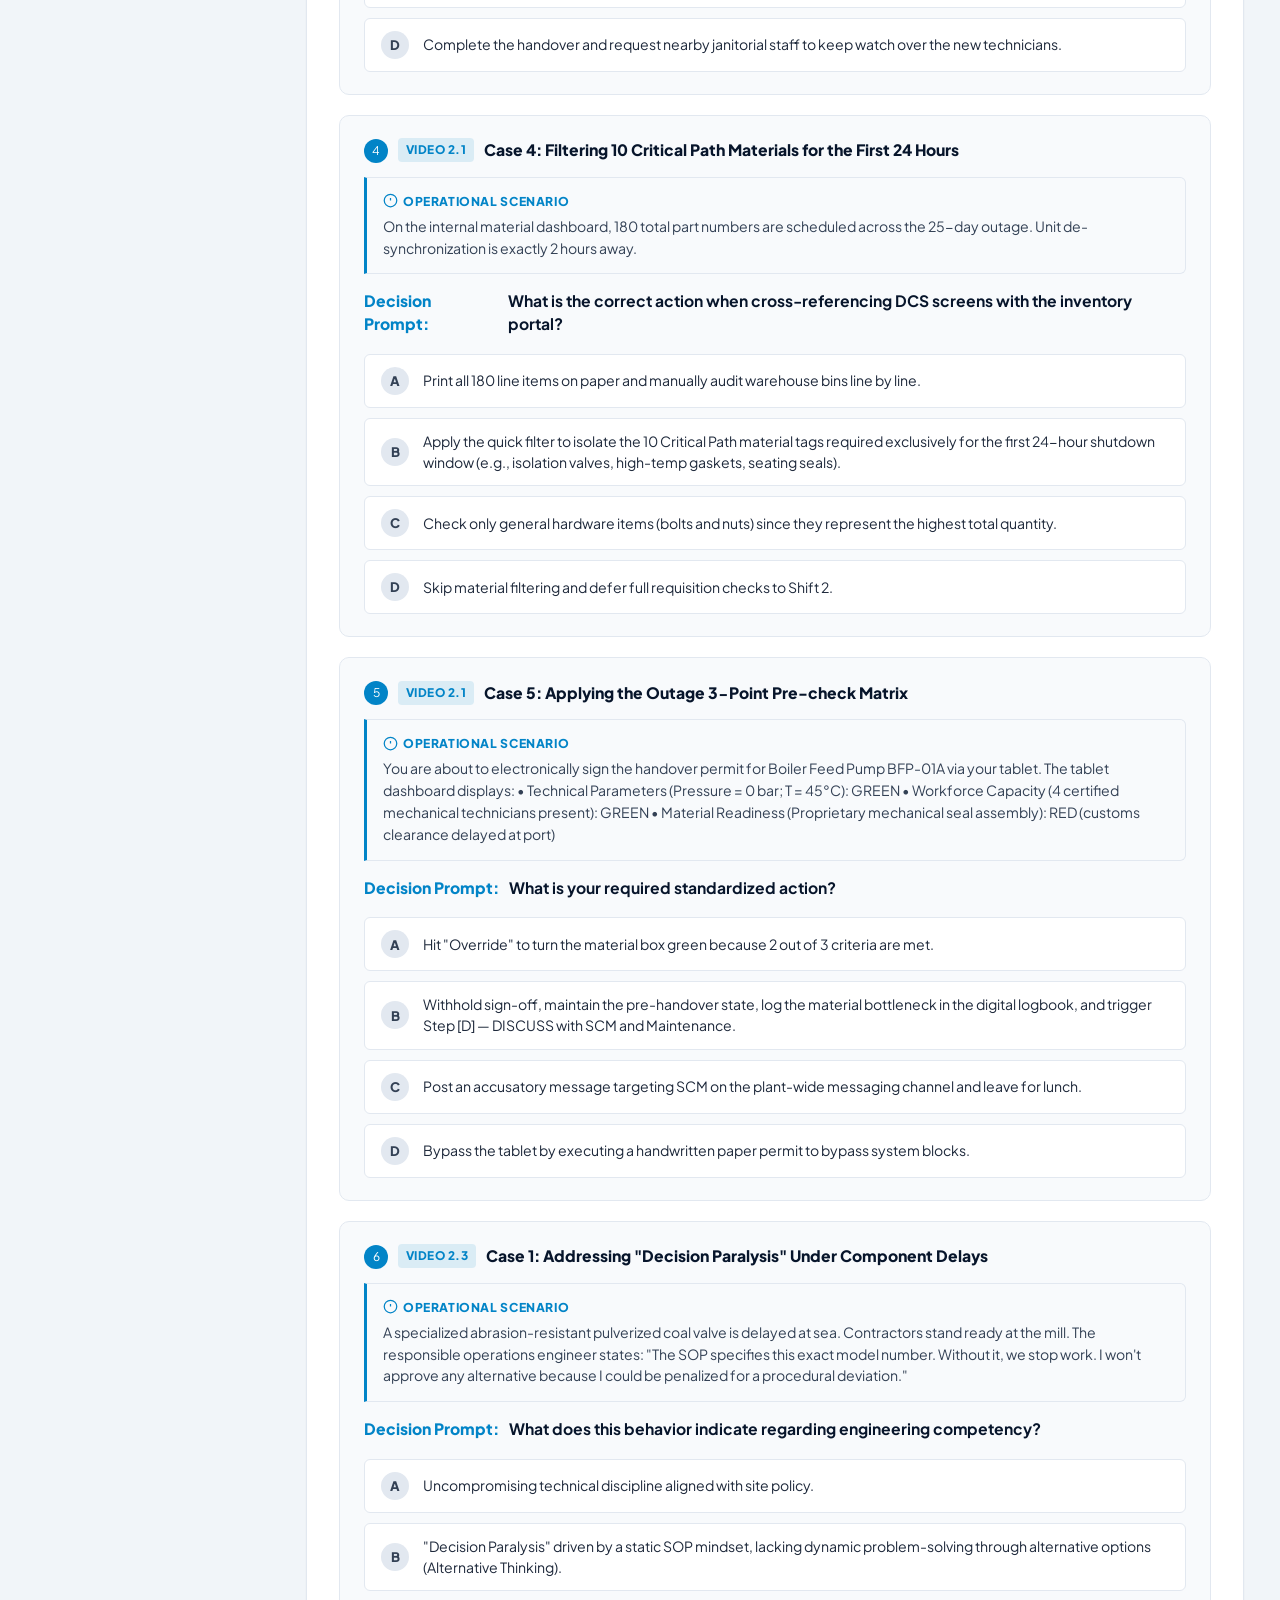
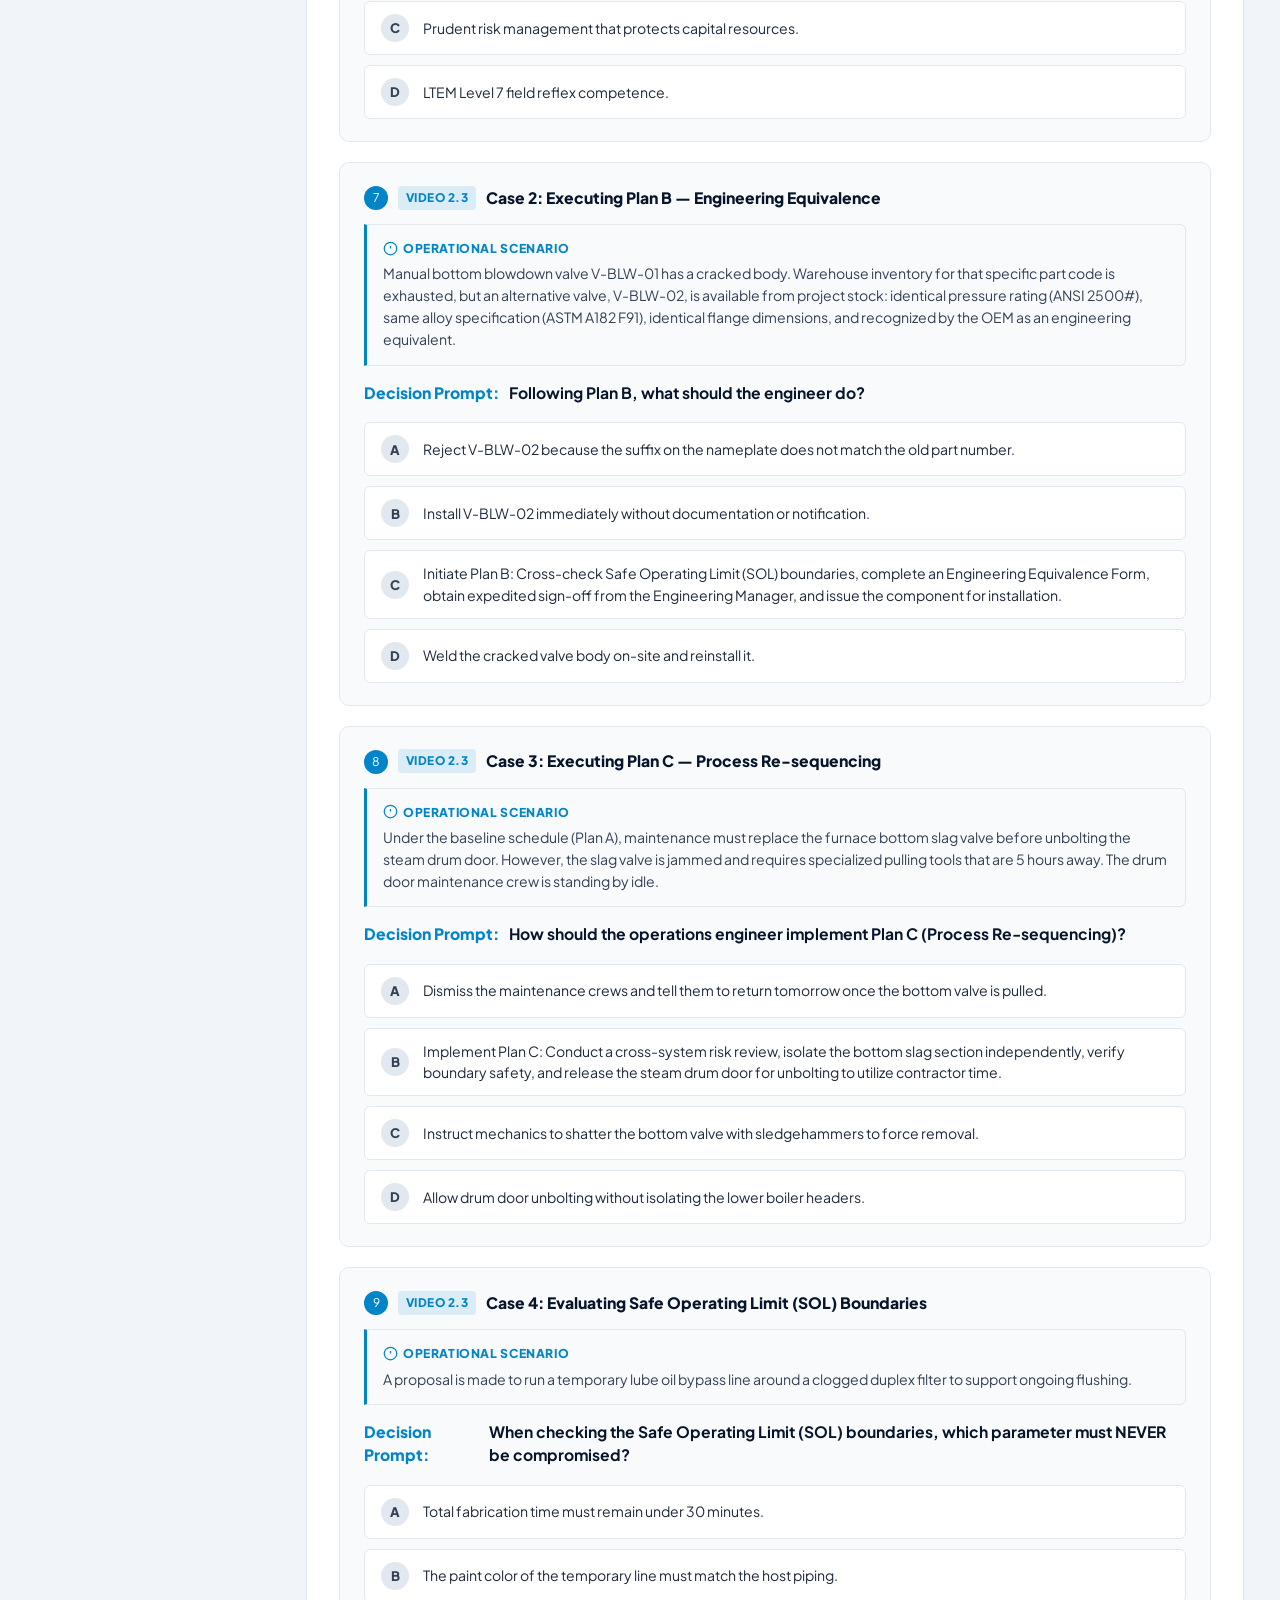
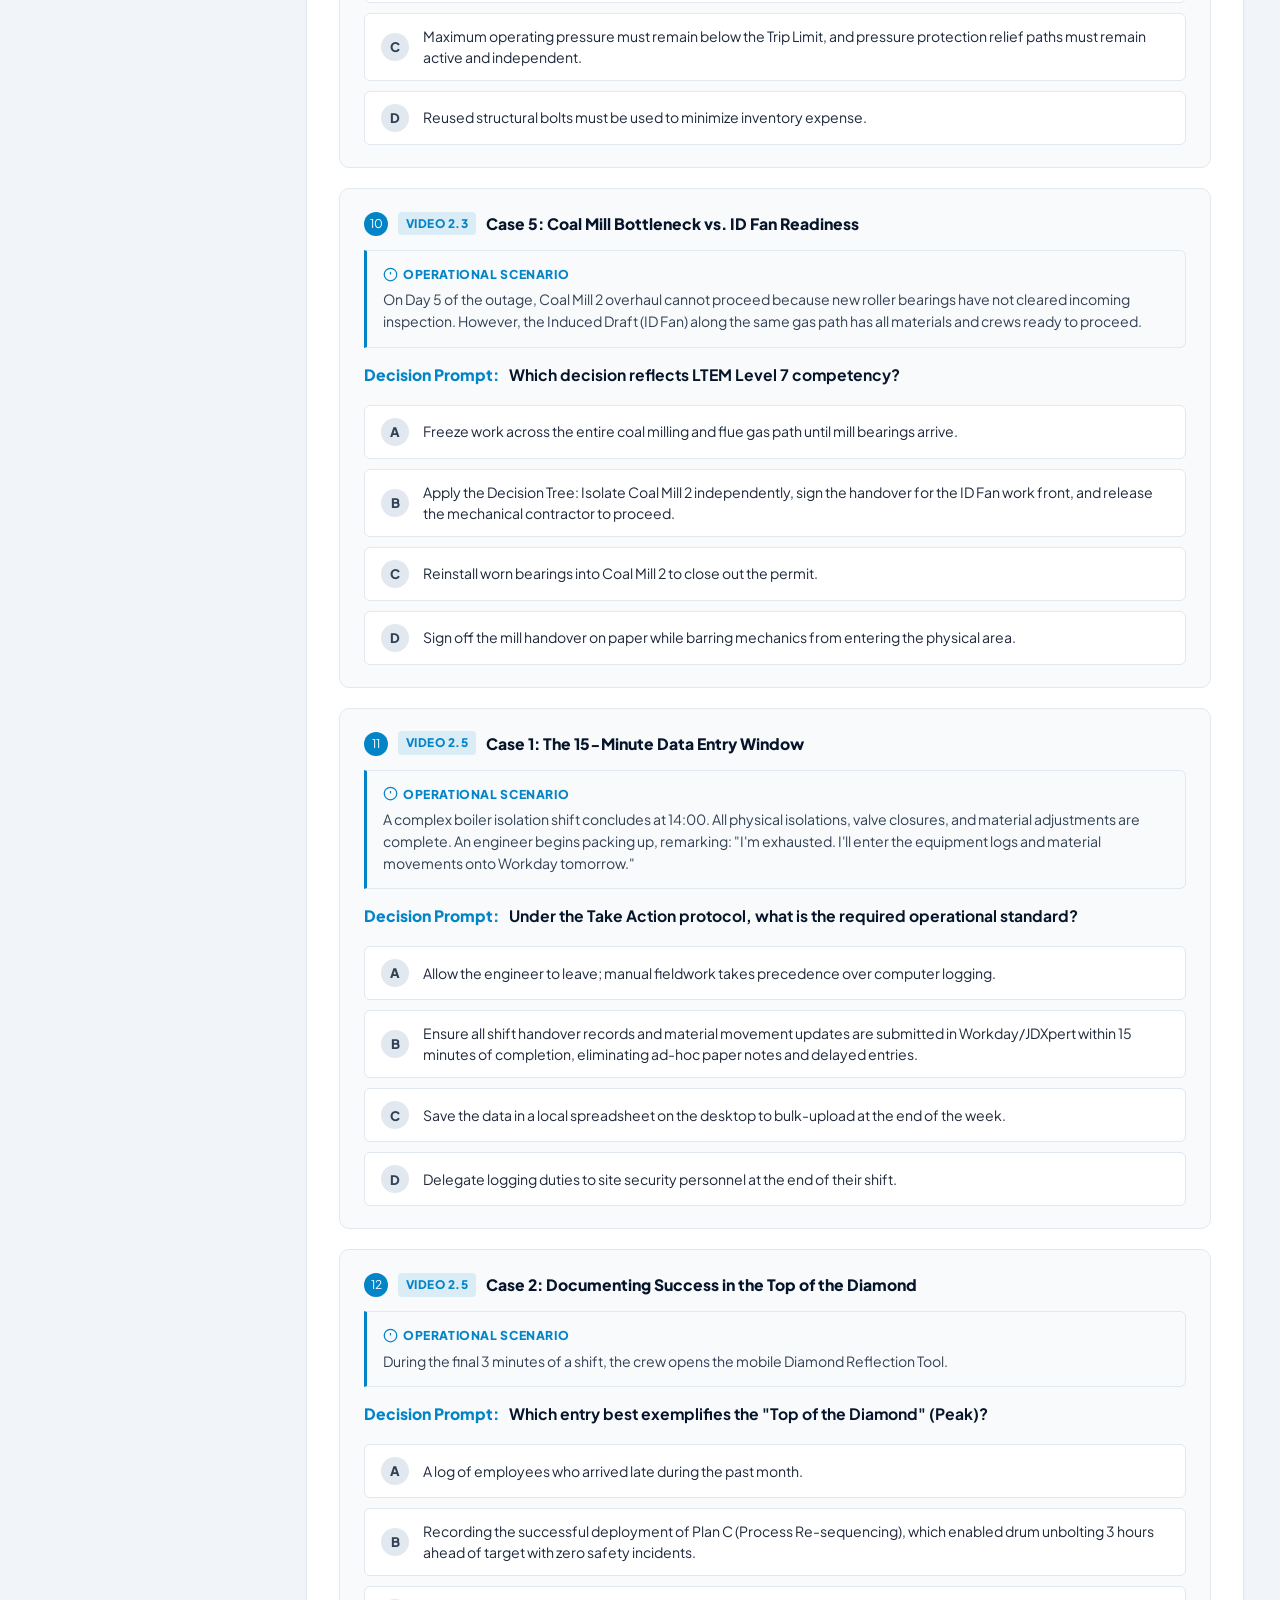
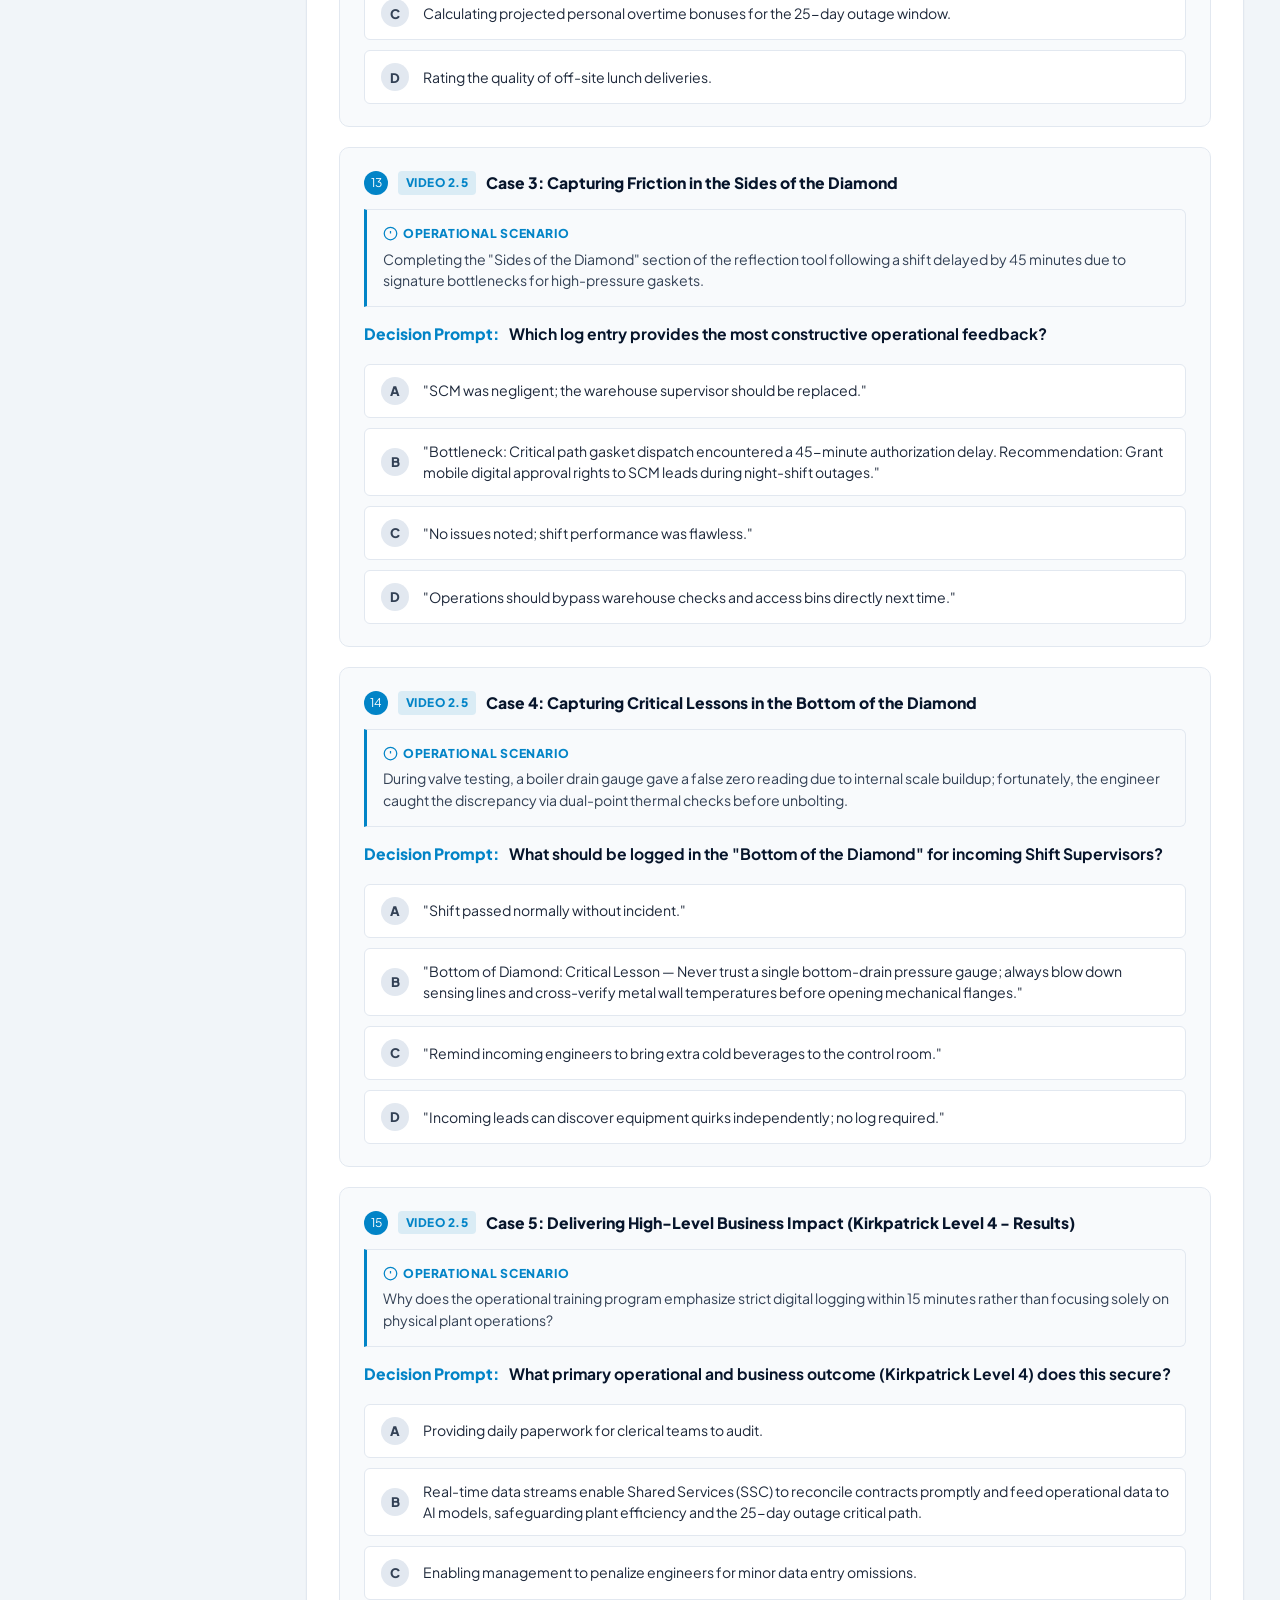
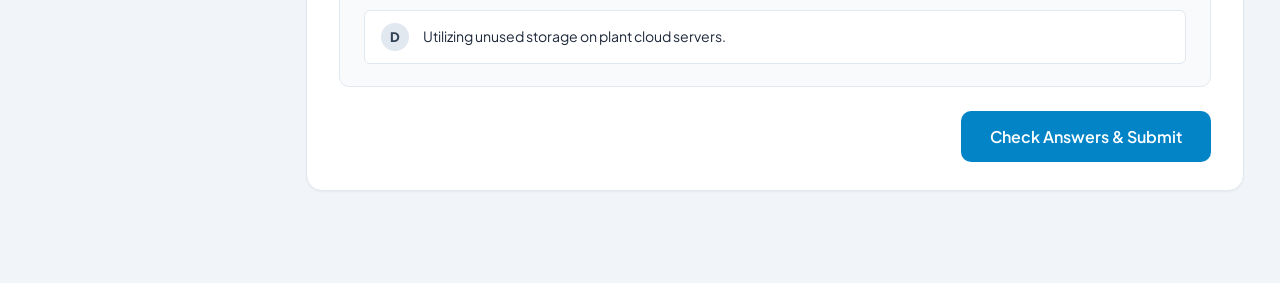
<file: module2.html>
<!DOCTYPE html>
<html lang="en">
<head>
  <meta charset="UTF-8">
  <meta name="viewport" content="width=device-width, initial-scale=1.0">
  <title>Module 2: The Outage Decision | From SOP to Smart Decisions</title>
  <meta name="description" content="Module 2: The Outage Decision - Apply the ADAPT framework to make a safe and coordinated decision under time pressure.">
  
  <!-- Favicon / Website Logo (AES) -->
  <link rel="icon" type="image/png" sizes="32x32" href="assets/favicon.png">
  <link rel="icon" type="image/x-icon" href="favicon.ico">
  <link rel="apple-touch-icon" href="assets/apple-touch-icon.png">

  <link rel="stylesheet" href="css/main.css">
  <link rel="stylesheet" href="css/modules.css">
</head>
<body>

  <div class="app-container">

    <!-- SIDEBAR -->
    <aside class="sidebar" id="main-sidebar">
      <div class="sidebar-header">
        <a href="index.html" class="brand-logo-wrap">
          <div style="width: 38px; height: 38px; display: flex; align-items: center; justify-content: center; background: #FFFFFF; border-radius: 8px; padding: 4px; box-shadow: 0 2px 8px rgba(0,0,0,0.15); flex-shrink: 0;">
            <img src="assets/favicon.png" alt="AES Logo" style="width: 100%; height: 100%; object-fit: contain;">
          </div>
          <div>
            <div class="brand-badge-aes">AES MONG DUONG | SMART OPERATIONS</div>
            <div class="brand-academy-title">FROM SOP TO SMART DECISIONS</div>
          </div>
        </a>
      </div>

      <nav class="sidebar-nav">
        <div class="nav-section-title">Navigation</div>
        
        <a href="index.html" class="nav-item" id="nav-home">
          <div class="nav-item-left">
            <span class="nav-icon">
              <svg width="18" height="18" viewBox="0 0 24 24" fill="none" stroke="currentColor" stroke-width="2">
                <path d="M3 9l9-7 9 7v11a2 2 0 0 1-2 2H5a2 2 0 0 1-2-2z"></path>
                <polyline points="9 22 9 12 15 12 15 22"></polyline>
              </svg>
            </span>
            <div class="nav-item-text">
              <span>Home Overview</span>
              <span class="nav-item-sub">Course Dashboard</span>
            </div>
          </div>
          <span class="nav-status-icon"></span>
        </a>

        <div class="nav-section-title">Learning Modules</div>

        <a href="module1.html" class="nav-item" id="nav-module1">
          <div class="nav-item-left">
            <span class="nav-icon">
              <svg width="18" height="18" viewBox="0 0 24 24" fill="none" stroke="currentColor" stroke-width="2">
                <circle cx="12" cy="12" r="10"></circle>
                <line x1="12" y1="16" x2="12" y2="12"></line>
                <line x1="12" y1="8" x2="12.01" y2="8"></line>
              </svg>
            </span>
            <div class="nav-item-text">
              <span>Module 1</span>
              <span class="nav-item-sub">Theory Review</span>
            </div>
          </div>
          <span class="nav-status-icon"></span>
        </a>

        <a href="module2.html" class="nav-item active" id="nav-module2">
          <div class="nav-item-left">
            <span class="nav-icon">
              <svg width="18" height="18" viewBox="0 0 24 24" fill="none" stroke="currentColor" stroke-width="2">
                <polygon points="13 2 3 14 12 14 11 22 21 10 12 10 13 2"></polygon>
              </svg>
            </span>
            <div class="nav-item-text">
              <span>Module 2</span>
              <span class="nav-item-sub">Scenario Simulation</span>
            </div>
          </div>
          <span class="nav-status-icon"></span>
        </a>

        <a href="module3.html" class="nav-item" id="nav-module3">
          <div class="nav-item-left">
            <span class="nav-icon">
              <svg width="18" height="18" viewBox="0 0 24 24" fill="none" stroke="currentColor" stroke-width="2">
                <path d="M14 2H6a2 2 0 0 0-2 2v16a2 2 0 0 0 2 2h12a2 2 0 0 0 2-2V8z"></path>
                <polyline points="14 2 14 8 20 8"></polyline>
                <line x1="16" y1="13" x2="8" y2="13"></line>
                <line x1="16" y1="17" x2="8" y2="17"></line>
                <polyline points="10 9 9 9 8 9"></polyline>
              </svg>
            </span>
            <div class="nav-item-text">
              <span>Module 3</span>
              <span class="nav-item-sub">Digital Handover</span>
            </div>
          </div>
          <span class="nav-status-icon"></span>
        </a>

        <!-- Simulation Games under Module 3 -->
        <a href="simulation-games.html" class="nav-item" id="nav-simulations">
          <div class="nav-item-left">
            <span class="nav-icon">
              <svg width="18" height="18" viewBox="0 0 24 24" fill="none" stroke="currentColor" stroke-width="2">
                <polygon points="12 2 2 7 12 12 22 7 12 2"></polygon>
                <polyline points="2 17 12 22 22 17"></polyline>
                <polyline points="2 12 12 17 22 12"></polyline>
              </svg>
            </span>
            <div class="nav-item-text">
              <span>Simulation Games</span>
              <span class="nav-item-sub">Operational Scenarios</span>
            </div>
          </div>
          <span class="nav-status-icon"></span>
        </a>

        <a href="ld-hub.html" class="nav-item" id="nav-ld-hub">
          <div class="nav-item-left">
            <span class="nav-icon">
              <svg width="18" height="18" viewBox="0 0 24 24" fill="none" stroke="currentColor" stroke-width="2">
                <path d="M4 19.5A2.5 2.5 0 0 1 6.5 17H20"></path>
                <path d="M6.5 2H20v20H6.5A2.5 2.5 0 0 1 4 19.5v-15A2.5 2.5 0 0 1 6.5 2z"></path>
              </svg>
            </span>
            <div class="nav-item-text">
              <span>L&D MODULE HUBS</span>
              <span class="nav-item-sub">Core Frameworks</span>
            </div>
          </div>
          <span class="nav-status-icon"></span>
        </a>

        <div class="nav-section-title">Certification</div>

        <a href="assessment.html" class="nav-item" id="nav-assessment">
          <div class="nav-item-left">
            <span class="nav-icon">
              <svg width="18" height="18" viewBox="0 0 24 24" fill="none" stroke="currentColor" stroke-width="2">
                <path d="M9 11l3 3L22 4"></path>
                <path d="M21 12v7a2 2 0 0 1-2 2H5a2 2 0 0 1-2-2V5a2 2 0 0 1 2-2h11"></path>
              </svg>
            </span>
            <div class="nav-item-text">
              <span>Final Assessment</span>
              <span class="nav-item-sub">>80% Score to Pass</span>
            </div>
          </div>
          <span class="nav-status-icon"></span>
        </a>

        <a href="certificate.html" class="nav-item" id="nav-certificate">
          <div class="nav-item-left">
            <span class="nav-icon">
              <svg width="18" height="18" viewBox="0 0 24 24" fill="none" stroke="currentColor" stroke-width="2">
                <circle cx="12" cy="8" r="7"></circle>
                <polyline points="8.21 13.89 7 23 12 20 17 23 15.79 13.88"></polyline>
              </svg>
            </span>
            <div class="nav-item-text">
              <span>Certificate</span>
              <span class="nav-item-sub">Save & Download</span>
            </div>
          </div>
          <span class="nav-status-icon"></span>
        </a>
      </nav>

      <div class="sidebar-footer">
        <div class="sidebar-engineer-visual">
          <img src="assets/sidebar_engineer.jpg" alt="AES Mong Duong O&M Engineer">
          <div class="sidebar-engineer-overlay">
            <div class="sidebar-motto-aes">aes</div>
            <div class="sidebar-motto-text">Better Decisions.<br>Plant Stronger. Tomorrow.</div>
          </div>
        </div>
      </div>
    </aside>

    <!-- MAIN VIEWPORT -->
    <main class="main-viewport">

      <!-- Header -->
      <header class="top-navbar">
        <div class="nav-left-meta">
          <button class="mobile-menu-btn" id="mobile-menu-btn" aria-label="Toggle navigation">
            <svg width="24" height="24" viewBox="0 0 24 24" fill="none" stroke="currentColor" stroke-width="2">
              <line x1="3" y1="12" x2="21" y2="12"></line>
              <line x1="3" y1="6" x2="21" y2="6"></line>
              <line x1="3" y1="18" x2="21" y2="18"></line>
            </svg>
          </button>
          <div class="breadcrumbs">
            <a href="index.html">Home</a>
            <span class="separator">/</span>
            <span class="current">Module 2: The Outage Decision</span>
          </div>
        </div>

        <div class="header-progress-wrap">
          <div class="progress-track">
            <div class="progress-fill" id="global-progress-fill"></div>
          </div>
          <div class="progress-label-text" id="global-progress-label">50% – Applying the Framework</div>
        </div>

        <div class="header-user-pill">
          <div class="user-avatar-badge">OE</div>
          <div class="user-info-text">
            <span class="user-name-title" id="header-user-name">O&M Engineer</span>
            <span class="user-role-sub">AES Mong Duong Plant</span>
          </div>
        </div>
      </header>

      <!-- Page Content -->
      <div class="page-content">

        <!-- Module Hero Banner (Exact match to reference screenshot) -->
        <div class="module-hero-card">
          <div class="module-hero-inner">
            <div class="module-hero-content">
              <span class="module-badge-tag">MODULE 2</span>
              <h1 class="module-title-h1">THE OUTAGE DECISION</h1>
              <p class="module-subtitle-p">
                Apply the ADAPT framework to make a safe and coordinated decision under time pressure.
              </p>
              <div class="module-meta-stats">
                <div class="meta-stat-item">
                  <div class="meta-stat-icon">⏱</div>
                  <div class="meta-stat-text">
                    <span class="meta-stat-label">Estimated Time</span>
                    <span class="meta-stat-value">5 – 7 minutes</span>
                  </div>
                </div>
                <div class="meta-stat-item">
                  <div class="meta-stat-icon">🧭</div>
                  <div class="meta-stat-text">
                    <span class="meta-stat-label">Learning Mode</span>
                    <span class="meta-stat-value">Branching scenario</span>
                  </div>
                </div>
                <div class="meta-stat-item">
                  <div class="meta-stat-icon">👤</div>
                  <div class="meta-stat-text">
                    <span class="meta-stat-label">Your Role</span>
                    <span class="meta-stat-value">O&M Engineer</span>
                  </div>
                </div>
              </div>
            </div>
            <div class="module-hero-image-wrap">
              <img src="assets/plant_hero_banner.jpg" alt="AES Mong Duong Plant">
              <div class="module-hero-overlay-text">
                Same team.<br><span>Bigger impact.</span>
              </div>
            </div>
          </div>
        </div>

        <!-- Video Lessons Section (2.1 to 2.5) -->
        <div class="section-wrapper">
          <div class="section-header-row">
            <div class="section-title-wrap">
              <svg class="section-title-icon" viewBox="0 0 24 24" fill="none" stroke="currentColor" stroke-width="2">
                <polygon points="5 3 19 12 5 21 5 3"></polygon>
              </svg>
              <h2 class="section-title-h2">Video Lessons (2.1 to 2.5)</h2>
            </div>
            <span class="badge badge-primary">Interactive Player</span>
          </div>

          <div class="video-lessons-container">
            <div class="video-tabs-bar" id="video-tabs-bar">
              <!-- Rendered by quiz.js -->
            </div>

            <div class="video-player-body">
              <div class="video-title-bar">
                <h3 class="video-meta-h3" id="video-meta-title">Video 2.1: Title</h3>
              </div>
              <div class="video-embed-wrapper">
                <iframe id="main-video-embed" src="https://www.youtube-nocookie.com/embed/dQw4w9WgXcQ" title="Module Video Player" allowfullscreen allow="accelerometer; autoplay; clipboard-write; encrypted-media; gyroscope; picture-in-picture"></iframe>
              </div>
            </div>
          </div>
        </div>

        <!-- "What You Will Learn" Section -->
        <div class="section-wrapper">
          <div class="section-header-row">
            <div class="section-title-wrap">
              <svg class="section-title-icon" viewBox="0 0 24 24" fill="none" stroke="currentColor" stroke-width="2">
                <path d="M22 11.08V12a10 10 0 1 1-5.93-9.14"></path>
                <polyline points="22 4 12 14.01 9 11.01"></polyline>
              </svg>
              <h2 class="section-title-h2">What You Will Learn Upon Completing These Lessons</h2>
            </div>
            <span class="section-subtitle-p">Outcomes from Scenario 2</span>
          </div>

          <div class="learning-outcomes-grid" id="learning-outcomes-container">
            <!-- Rendered by quiz.js -->
          </div>
        </div>

        <!-- Practice Quiz / Scenario Decision Section -->
        <div class="module-quiz-wrapper">
          <div class="quiz-header-badge-row">
            <div class="quiz-badge-title">
              <span class="badge badge-navy">SCENARIO QUIZ</span>
              <h3 style="font-size: 1.15rem; font-weight: 800; color: #07152B;">Module 2 Decision Practice (15 Practice Cases)</h3>
            </div>
            <span style="font-size: 0.8rem; color: #64748B;">Complete cases across Lessons 2.1, 2.3, and 2.5 to unlock Module 3</span>
          </div>

          <div id="module-quiz-content">
            <!-- Questions rendered by quiz.js -->
          </div>
        </div>



        <!-- (Footer removed as requested) -->
      </div>
    </main>

  </div>

  <!-- Scripts -->
  <script src="js/data.js"></script>
  <script src="js/app.js"></script>
  <script src="js/quiz.js"></script>
  <script>
    document.addEventListener('DOMContentLoaded', () => {
      const controller = new ModuleController('module2');
      controller.init();
    });
  </script>
</body>
</html>
</file>
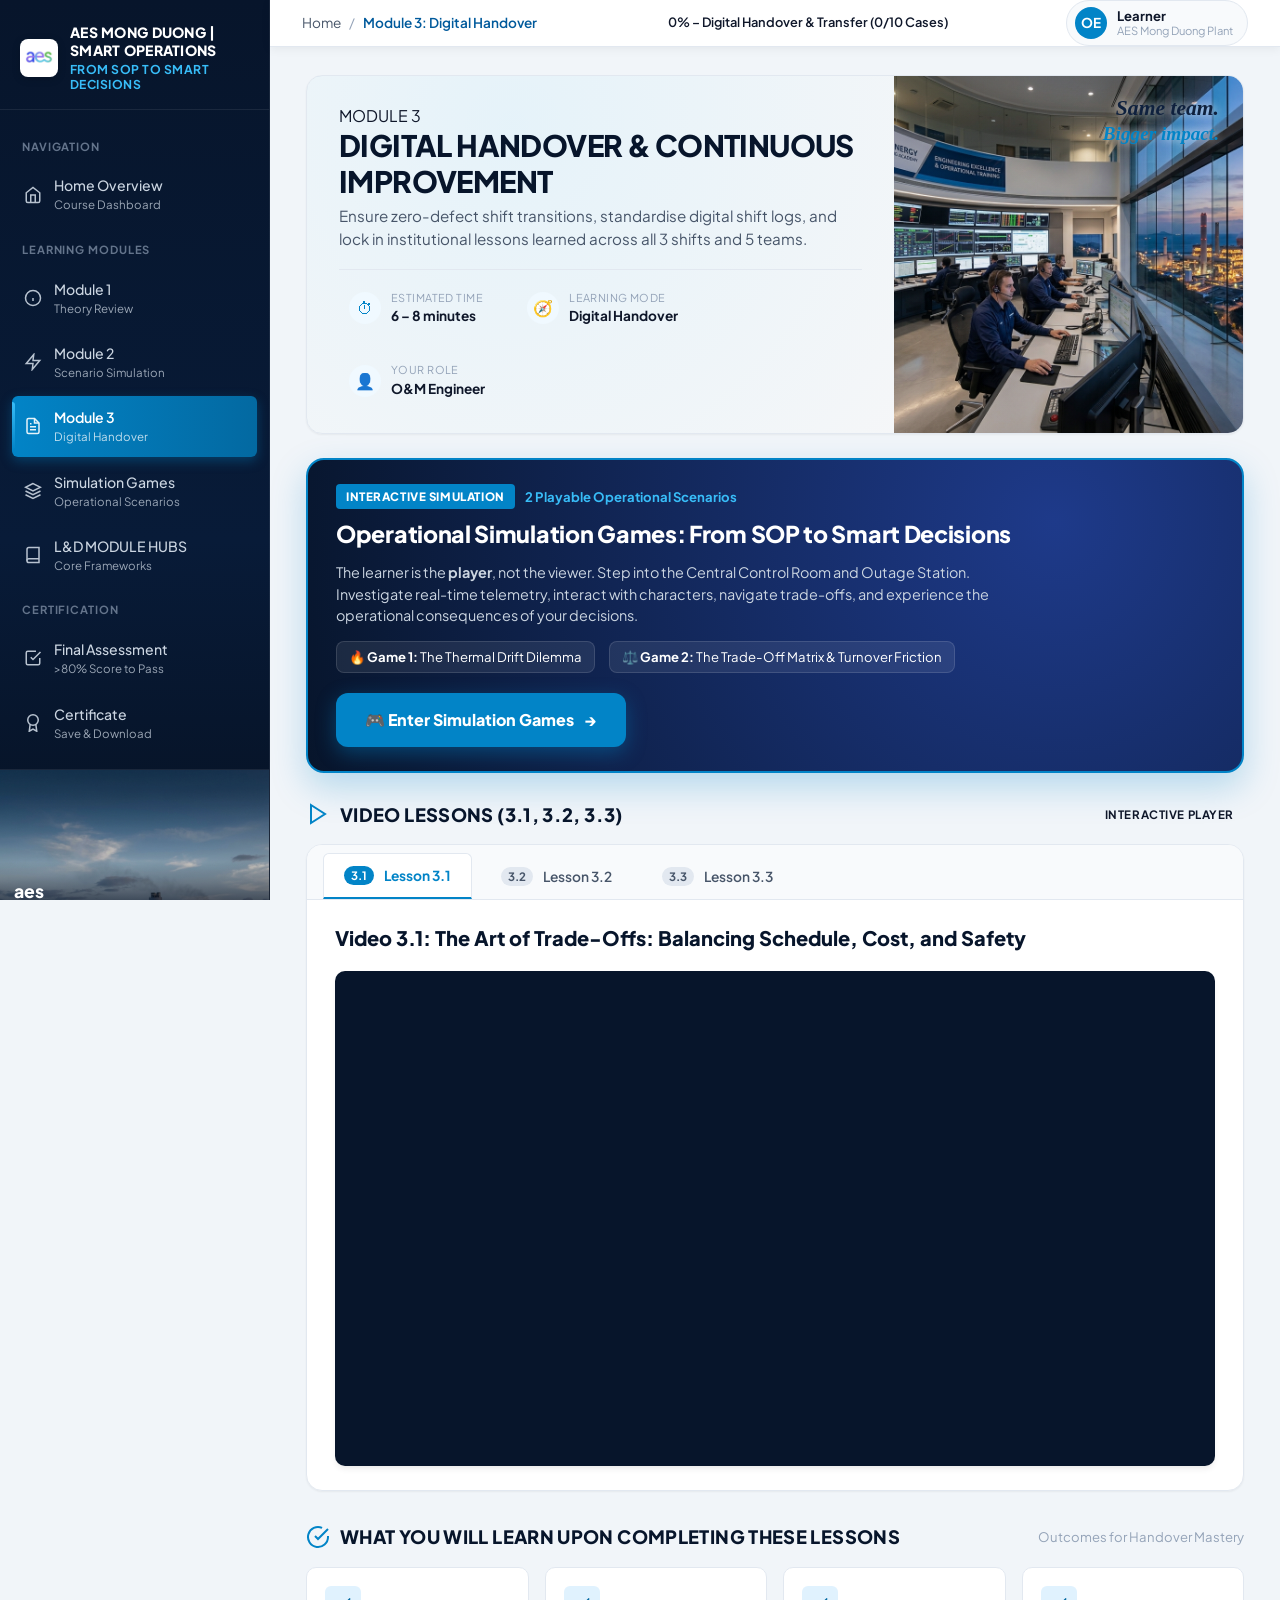
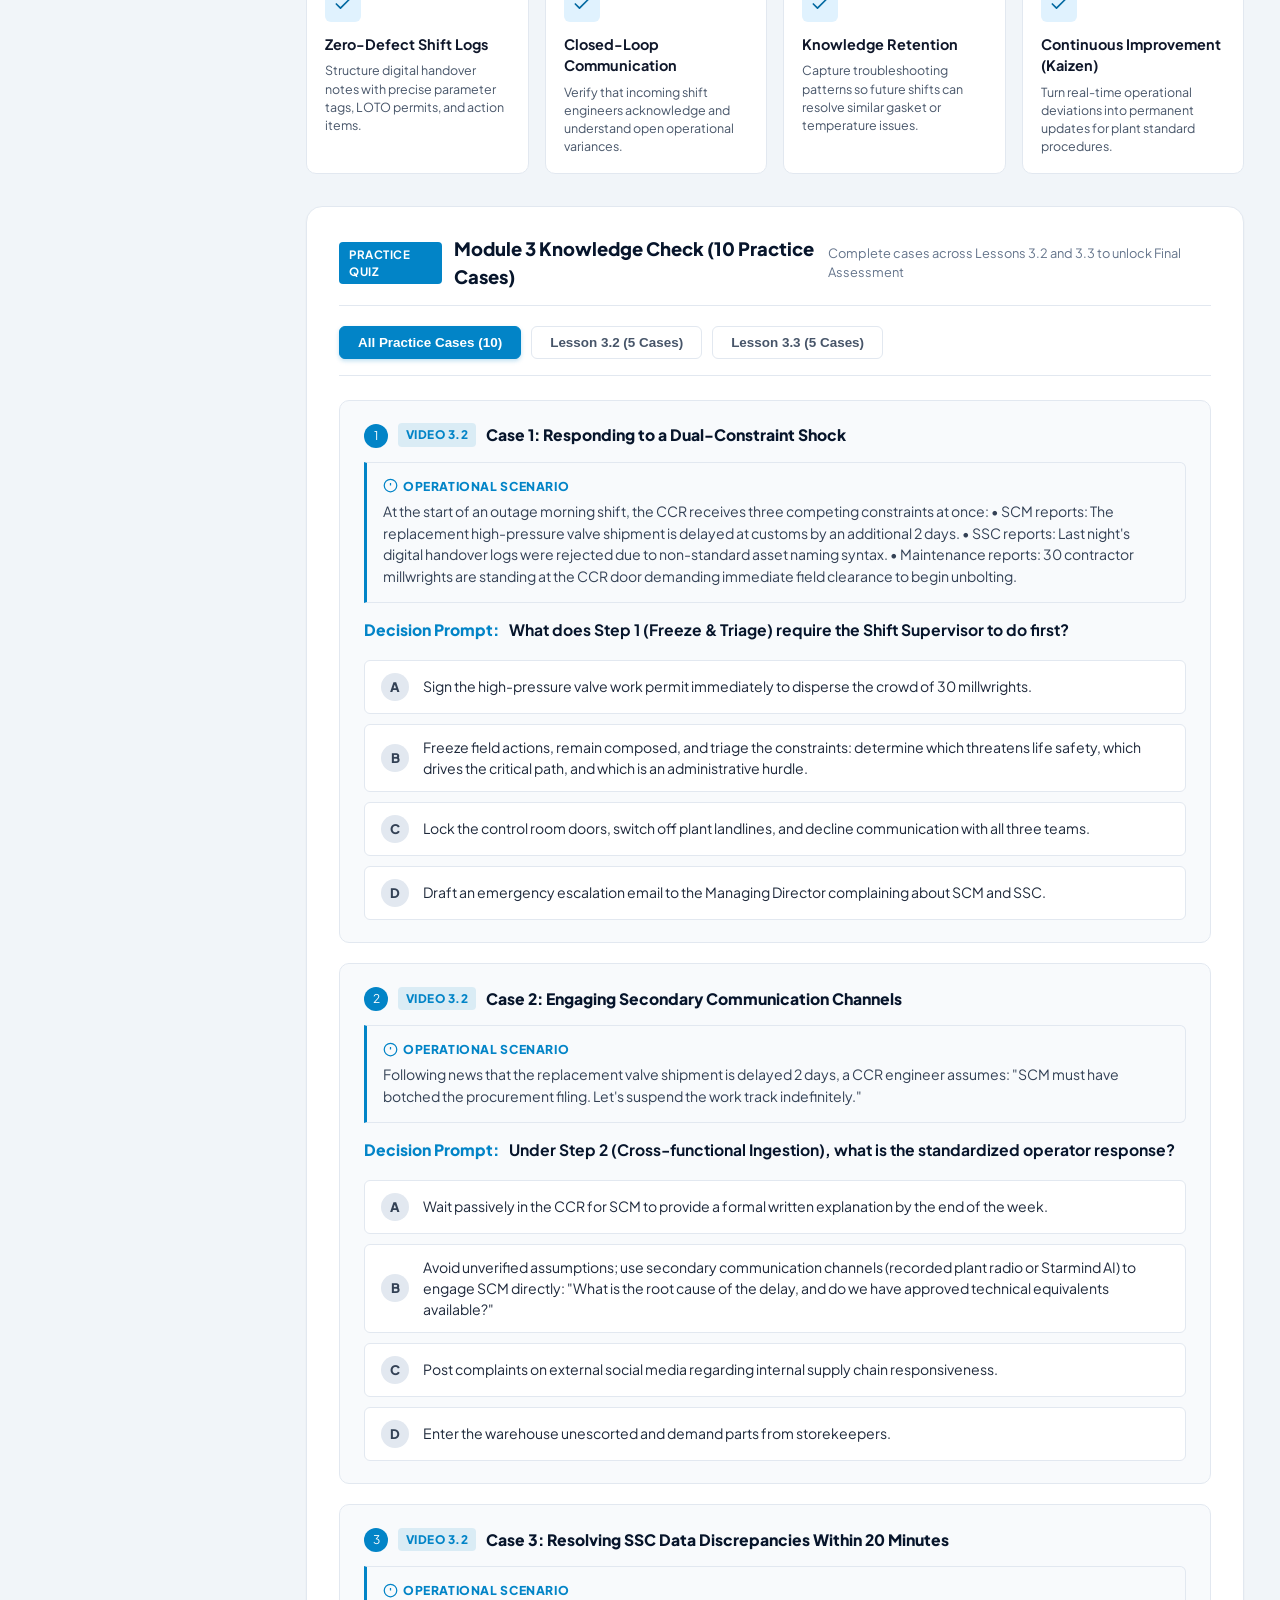
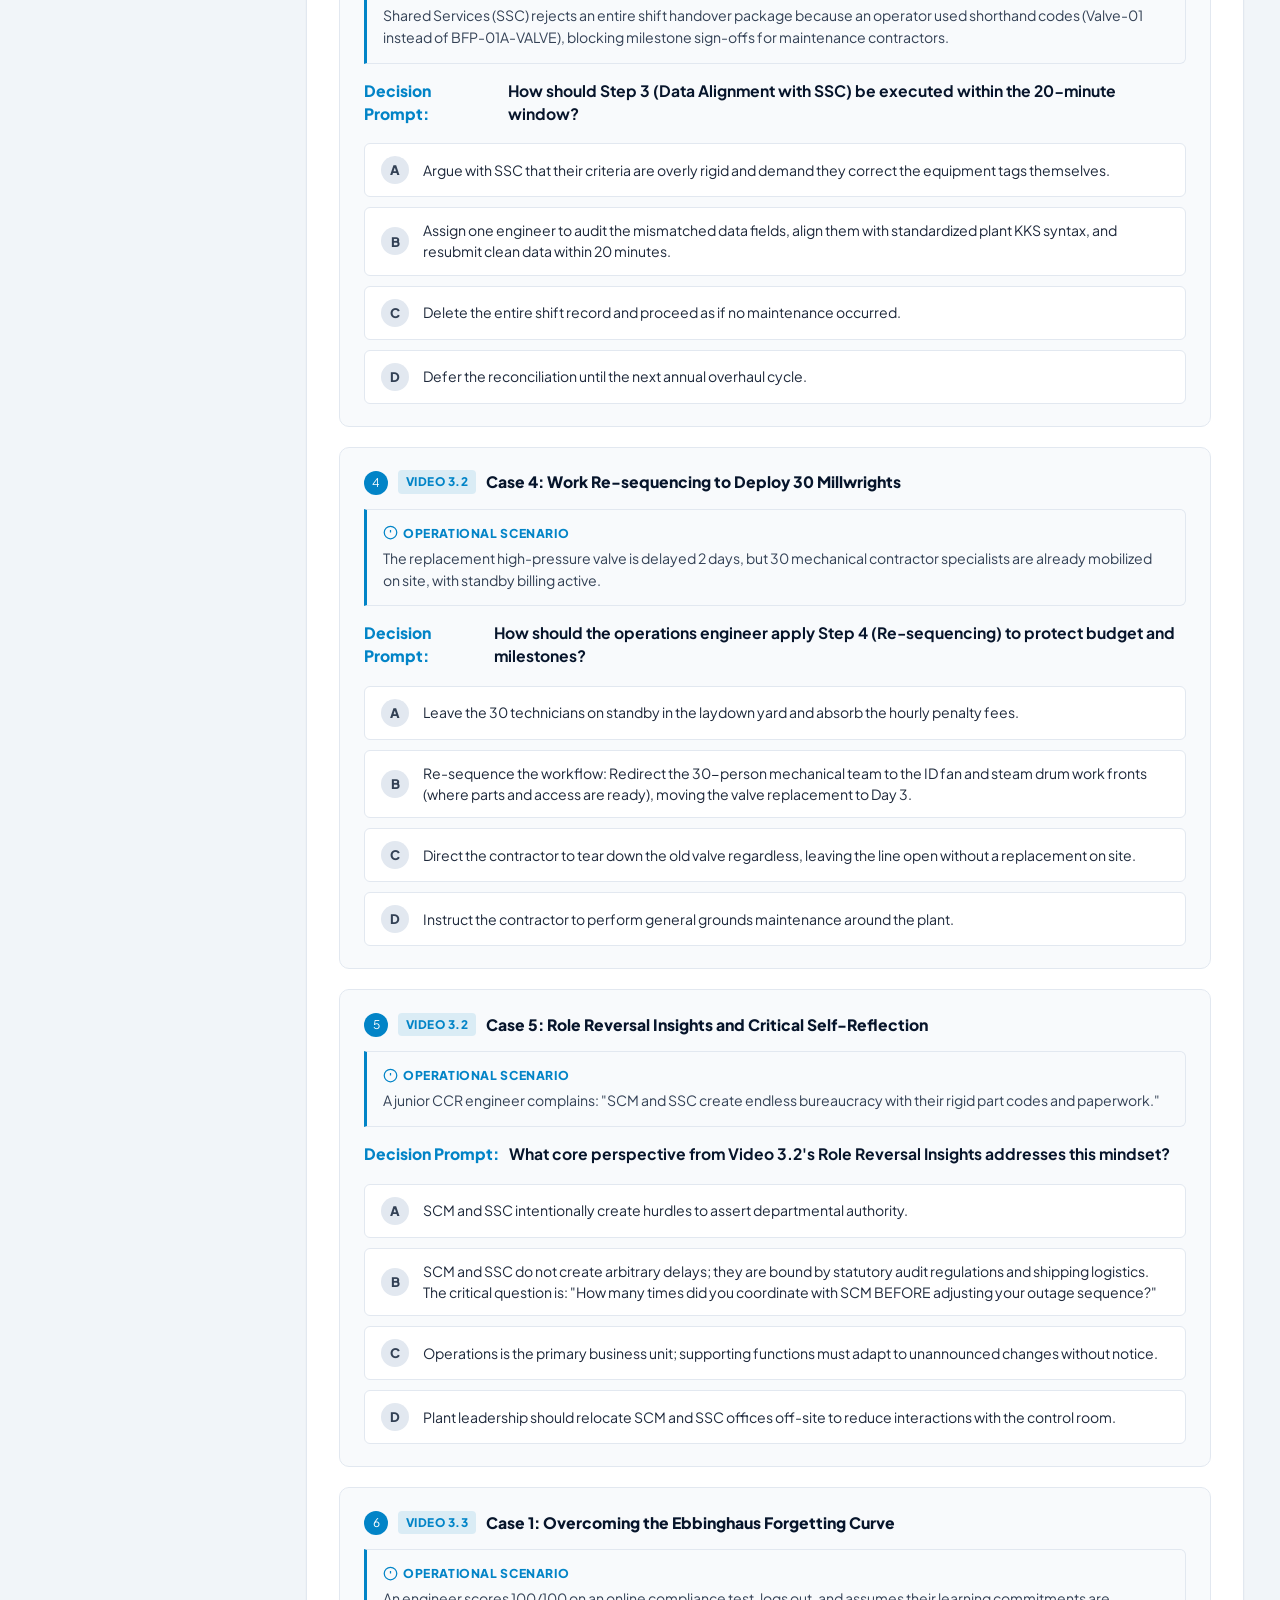
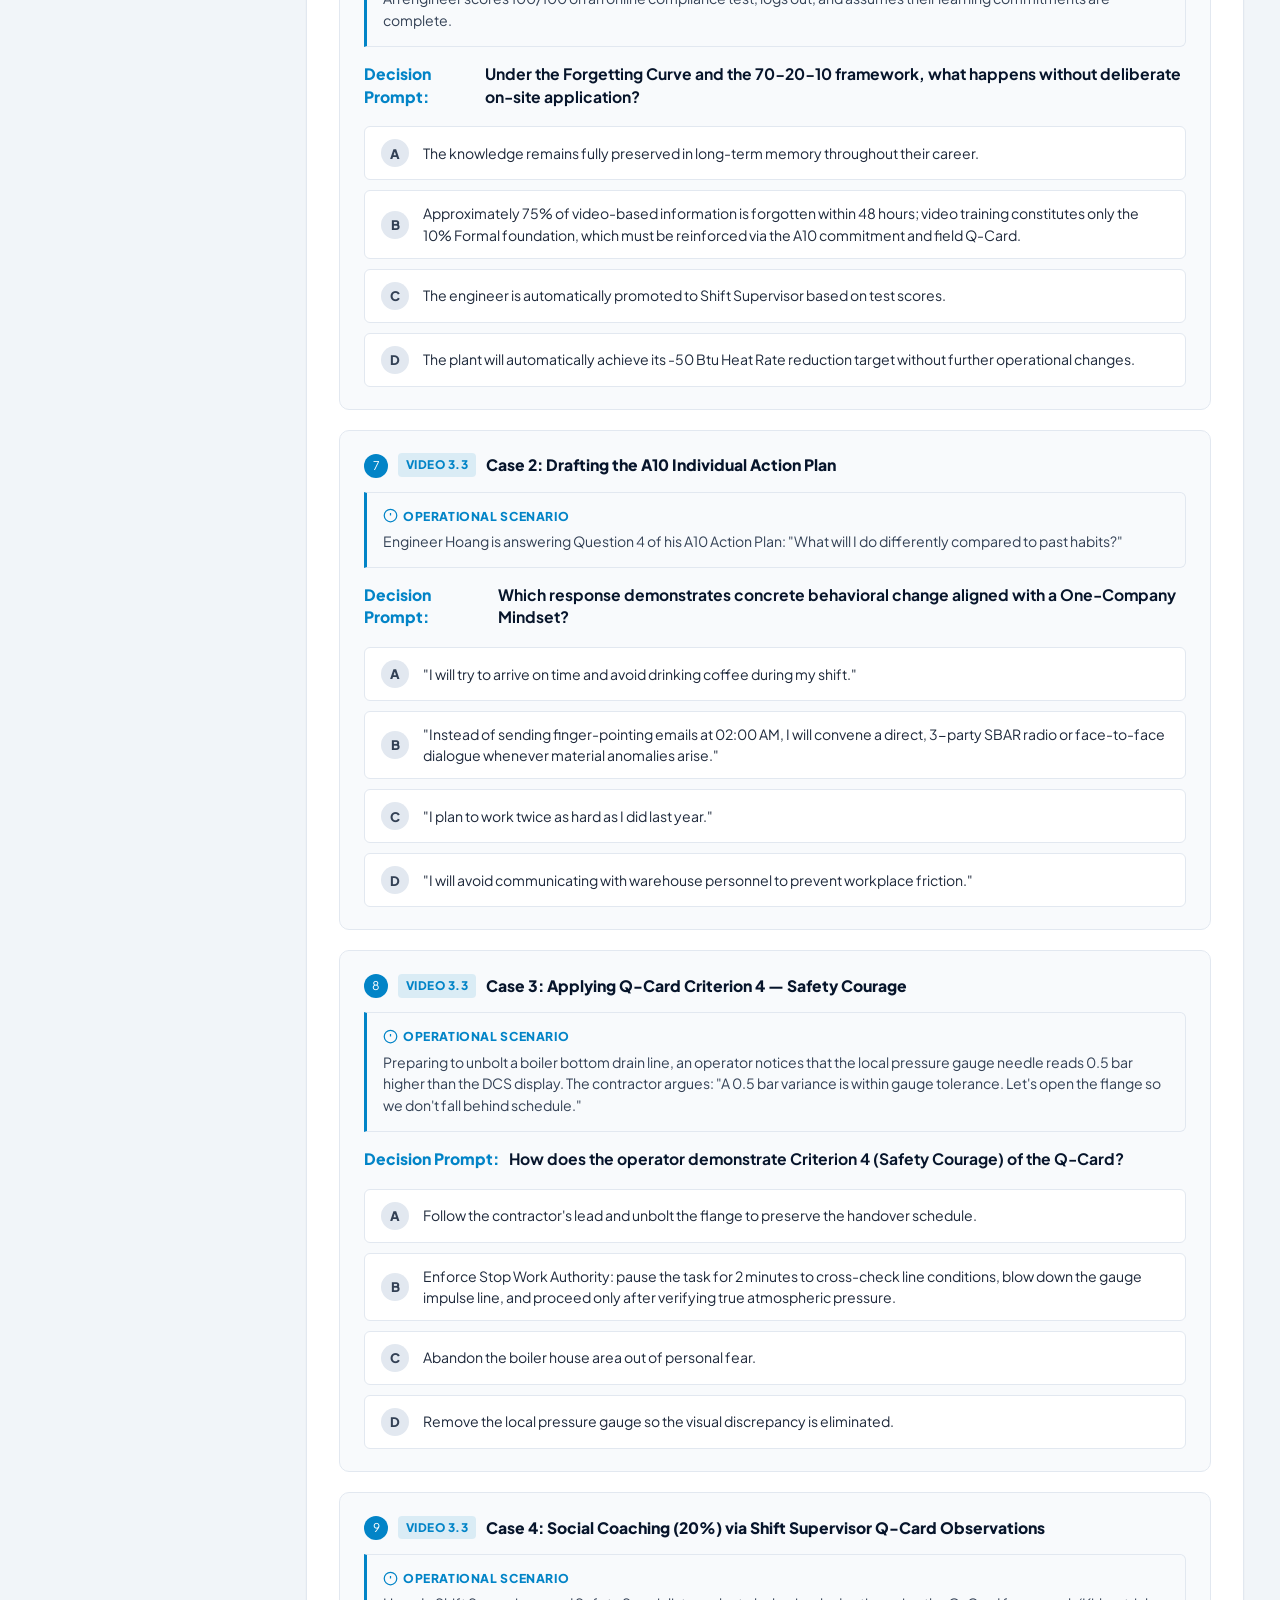
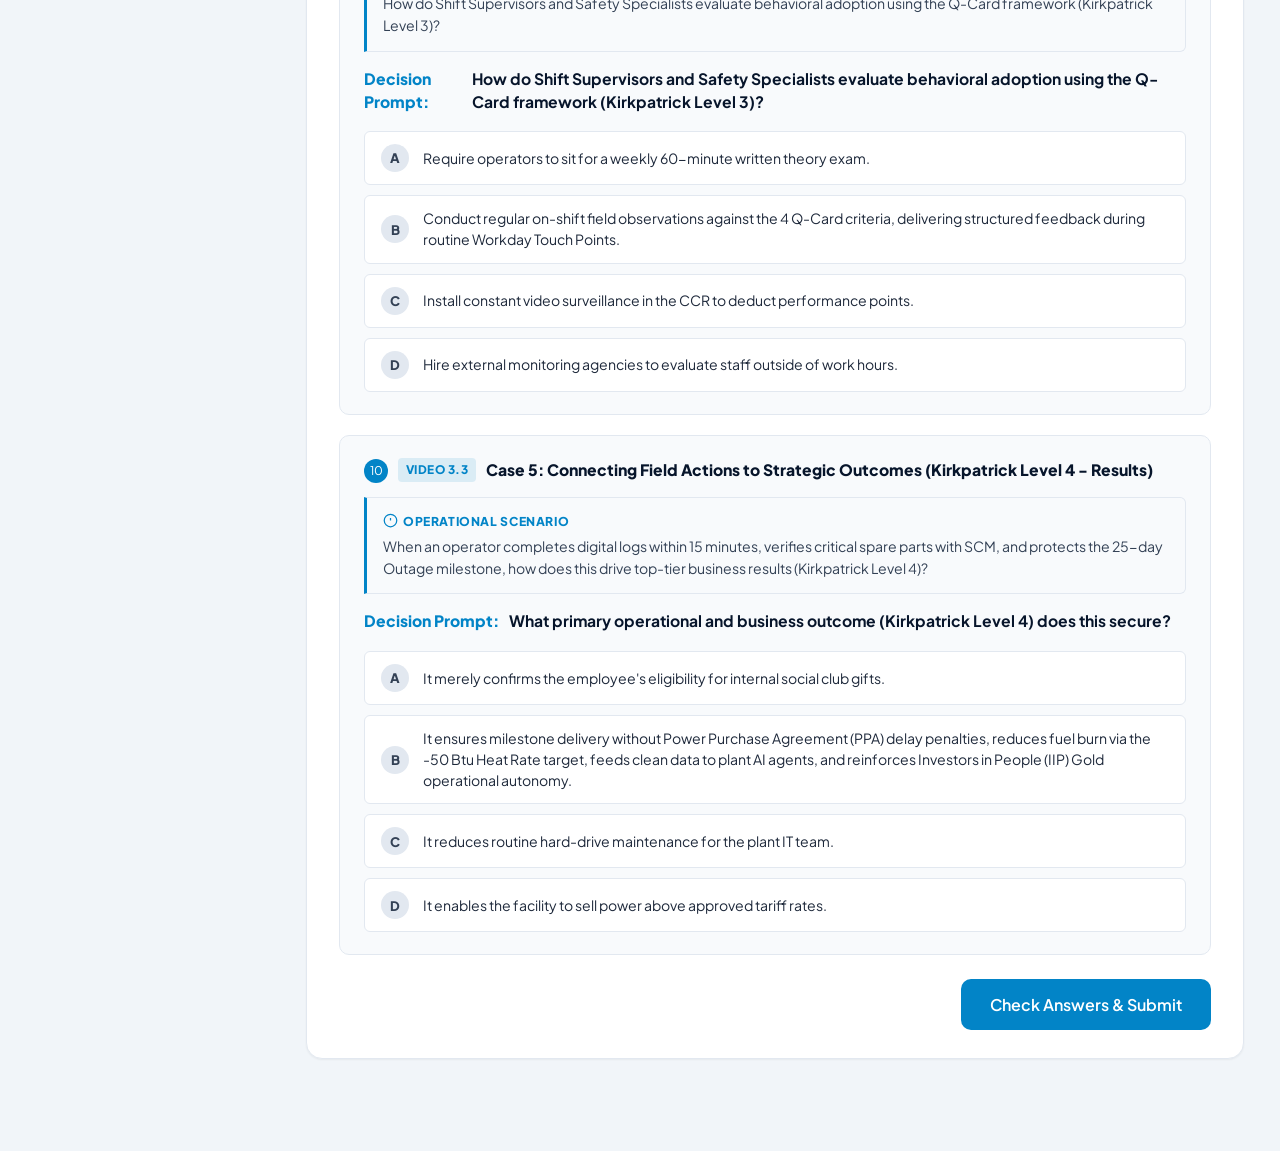
<file: module3.html>
<!DOCTYPE html>
<html lang="en">
<head>
  <meta charset="UTF-8">
  <meta name="viewport" content="width=device-width, initial-scale=1.0">
  <title>Module 3: Digital Handover | From SOP to Smart Decisions</title>
  <meta name="description" content="Module 3: Digital Handover & Continuous Improvement - Ensure zero-defect shift transitions and track operational lessons learned.">
  
  <!-- Favicon / Website Logo (AES) -->
  <link rel="icon" type="image/png" sizes="32x32" href="assets/favicon.png">
  <link rel="icon" type="image/x-icon" href="favicon.ico">
  <link rel="apple-touch-icon" href="assets/apple-touch-icon.png">

  <link rel="stylesheet" href="css/main.css">
  <link rel="stylesheet" href="css/modules.css">
</head>
<body>

  <div class="app-container">

    <!-- SIDEBAR -->
    <aside class="sidebar" id="main-sidebar">
      <div class="sidebar-header">
        <a href="index.html" class="brand-logo-wrap">
          <div style="width: 38px; height: 38px; display: flex; align-items: center; justify-content: center; background: #FFFFFF; border-radius: 8px; padding: 4px; box-shadow: 0 2px 8px rgba(0,0,0,0.15); flex-shrink: 0;">
            <img src="assets/favicon.png" alt="AES Logo" style="width: 100%; height: 100%; object-fit: contain;">
          </div>
          <div>
            <div class="brand-badge-aes">AES MONG DUONG | SMART OPERATIONS</div>
            <div class="brand-academy-title">FROM SOP TO SMART DECISIONS</div>
          </div>
        </a>
      </div>

      <nav class="sidebar-nav">
        <div class="nav-section-title">Navigation</div>
        
        <a href="index.html" class="nav-item" id="nav-home">
          <div class="nav-item-left">
            <span class="nav-icon">
              <svg width="18" height="18" viewBox="0 0 24 24" fill="none" stroke="currentColor" stroke-width="2">
                <path d="M3 9l9-7 9 7v11a2 2 0 0 1-2 2H5a2 2 0 0 1-2-2z"></path>
                <polyline points="9 22 9 12 15 12 15 22"></polyline>
              </svg>
            </span>
            <div class="nav-item-text">
              <span>Home Overview</span>
              <span class="nav-item-sub">Course Dashboard</span>
            </div>
          </div>
          <span class="nav-status-icon"></span>
        </a>

        <div class="nav-section-title">Learning Modules</div>

        <a href="module1.html" class="nav-item" id="nav-module1">
          <div class="nav-item-left">
            <span class="nav-icon">
              <svg width="18" height="18" viewBox="0 0 24 24" fill="none" stroke="currentColor" stroke-width="2">
                <circle cx="12" cy="12" r="10"></circle>
                <line x1="12" y1="16" x2="12" y2="12"></line>
                <line x1="12" y1="8" x2="12.01" y2="8"></line>
              </svg>
            </span>
            <div class="nav-item-text">
              <span>Module 1</span>
              <span class="nav-item-sub">Theory Review</span>
            </div>
          </div>
          <span class="nav-status-icon"></span>
        </a>

        <a href="module2.html" class="nav-item" id="nav-module2">
          <div class="nav-item-left">
            <span class="nav-icon">
              <svg width="18" height="18" viewBox="0 0 24 24" fill="none" stroke="currentColor" stroke-width="2">
                <polygon points="13 2 3 14 12 14 11 22 21 10 12 10 13 2"></polygon>
              </svg>
            </span>
            <div class="nav-item-text">
              <span>Module 2</span>
              <span class="nav-item-sub">Scenario Simulation</span>
            </div>
          </div>
          <span class="nav-status-icon"></span>
        </a>

        <a href="module3.html" class="nav-item active" id="nav-module3">
          <div class="nav-item-left">
            <span class="nav-icon">
              <svg width="18" height="18" viewBox="0 0 24 24" fill="none" stroke="currentColor" stroke-width="2">
                <path d="M14 2H6a2 2 0 0 0-2 2v16a2 2 0 0 0 2 2h12a2 2 0 0 0 2-2V8z"></path>
                <polyline points="14 2 14 8 20 8"></polyline>
                <line x1="16" y1="13" x2="8" y2="13"></line>
                <line x1="16" y1="17" x2="8" y2="17"></line>
                <polyline points="10 9 9 9 8 9"></polyline>
              </svg>
            </span>
            <div class="nav-item-text">
              <span>Module 3</span>
              <span class="nav-item-sub">Digital Handover</span>
            </div>
          </div>
          <span class="nav-status-icon"></span>
        </a>

        <!-- Simulation Games under Module 3 -->
        <a href="simulation-games.html" class="nav-item" id="nav-simulations">
          <div class="nav-item-left">
            <span class="nav-icon">
              <svg width="18" height="18" viewBox="0 0 24 24" fill="none" stroke="currentColor" stroke-width="2">
                <polygon points="12 2 2 7 12 12 22 7 12 2"></polygon>
                <polyline points="2 17 12 22 22 17"></polyline>
                <polyline points="2 12 12 17 22 12"></polyline>
              </svg>
            </span>
            <div class="nav-item-text">
              <span>Simulation Games</span>
              <span class="nav-item-sub">Operational Scenarios</span>
            </div>
          </div>
          <span class="nav-status-icon"></span>
        </a>

        <a href="ld-hub.html" class="nav-item" id="nav-ld-hub">
          <div class="nav-item-left">
            <span class="nav-icon">
              <svg width="18" height="18" viewBox="0 0 24 24" fill="none" stroke="currentColor" stroke-width="2">
                <path d="M4 19.5A2.5 2.5 0 0 1 6.5 17H20"></path>
                <path d="M6.5 2H20v20H6.5A2.5 2.5 0 0 1 4 19.5v-15A2.5 2.5 0 0 1 6.5 2z"></path>
              </svg>
            </span>
            <div class="nav-item-text">
              <span>L&D MODULE HUBS</span>
              <span class="nav-item-sub">Core Frameworks</span>
            </div>
          </div>
          <span class="nav-status-icon"></span>
        </a>

        <div class="nav-section-title">Certification</div>

        <a href="assessment.html" class="nav-item" id="nav-assessment">
          <div class="nav-item-left">
            <span class="nav-icon">
              <svg width="18" height="18" viewBox="0 0 24 24" fill="none" stroke="currentColor" stroke-width="2">
                <path d="M9 11l3 3L22 4"></path>
                <path d="M21 12v7a2 2 0 0 1-2 2H5a2 2 0 0 1-2-2V5a2 2 0 0 1 2-2h11"></path>
              </svg>
            </span>
            <div class="nav-item-text">
              <span>Final Assessment</span>
              <span class="nav-item-sub">>80% Score to Pass</span>
            </div>
          </div>
          <span class="nav-status-icon"></span>
        </a>

        <a href="certificate.html" class="nav-item" id="nav-certificate">
          <div class="nav-item-left">
            <span class="nav-icon">
              <svg width="18" height="18" viewBox="0 0 24 24" fill="none" stroke="currentColor" stroke-width="2">
                <circle cx="12" cy="8" r="7"></circle>
                <polyline points="8.21 13.89 7 23 12 20 17 23 15.79 13.88"></polyline>
              </svg>
            </span>
            <div class="nav-item-text">
              <span>Certificate</span>
              <span class="nav-item-sub">Save & Download</span>
            </div>
          </div>
          <span class="nav-status-icon"></span>
        </a>
      </nav>

      <div class="sidebar-footer">
        <div class="sidebar-engineer-visual">
          <img src="assets/sidebar_engineer.jpg" alt="AES Mong Duong O&M Engineer">
          <div class="sidebar-engineer-overlay">
            <div class="sidebar-motto-aes">aes</div>
            <div class="sidebar-motto-text">Better Decisions.<br>Plant Stronger. Tomorrow.</div>
          </div>
        </div>
      </div>
    </aside>

    <!-- MAIN VIEWPORT -->
    <main class="main-viewport">

      <!-- Header -->
      <header class="top-navbar">
        <div class="nav-left-meta">
          <button class="mobile-menu-btn" id="mobile-menu-btn" aria-label="Toggle navigation">
            <svg width="24" height="24" viewBox="0 0 24 24" fill="none" stroke="currentColor" stroke-width="2">
              <line x1="3" y1="12" x2="21" y2="12"></line>
              <line x1="3" y1="6" x2="21" y2="6"></line>
              <line x1="3" y1="18" x2="21" y2="18"></line>
            </svg>
          </button>
          <div class="breadcrumbs">
            <a href="index.html">Home</a>
            <span class="separator">/</span>
            <span class="current">Module 3: Digital Handover</span>
          </div>
        </div>

        <div class="header-progress-wrap">
          <div class="progress-track">
            <div class="progress-fill" id="global-progress-fill"></div>
          </div>
          <div class="progress-label-text" id="global-progress-label">65% – In Progress</div>
        </div>

        <div class="header-user-pill">
          <div class="user-avatar-badge">OE</div>
          <div class="user-info-text">
            <span class="user-name-title" id="header-user-name">O&M Engineer</span>
            <span class="user-role-sub">AES Mong Duong Plant</span>
          </div>
        </div>
      </header>

      <!-- Page Content -->
      <div class="page-content">

        <!-- Module Hero Banner -->
        <div class="module-hero-card">
          <div class="module-hero-inner">
            <div class="module-hero-content">
              <span class="module-badge-tag">MODULE 3</span>
              <h1 class="module-title-h1">DIGITAL HANDOVER & CONTINUOUS IMPROVEMENT</h1>
              <p class="module-subtitle-p">
                Ensure zero-defect shift transitions, standardise digital shift logs, and lock in institutional lessons learned across all 3 shifts and 5 teams.
              </p>
              <div class="module-meta-stats">
                <div class="meta-stat-item">
                  <div class="meta-stat-icon">⏱</div>
                  <div class="meta-stat-text">
                    <span class="meta-stat-label">Estimated Time</span>
                    <span class="meta-stat-value">6 – 8 minutes</span>
                  </div>
                </div>
                <div class="meta-stat-item">
                  <div class="meta-stat-icon">🧭</div>
                  <div class="meta-stat-text">
                    <span class="meta-stat-label">Learning Mode</span>
                    <span class="meta-stat-value">Digital Handover</span>
                  </div>
                </div>
                <div class="meta-stat-item">
                  <div class="meta-stat-icon">👤</div>
                  <div class="meta-stat-text">
                    <span class="meta-stat-label">Your Role</span>
                    <span class="meta-stat-value">O&M Engineer</span>
                  </div>
                </div>
              </div>
            </div>
            <div class="module-hero-image-wrap">
              <img src="assets/plant_hero_banner.jpg" alt="AES Mong Duong Plant">
              <div class="module-hero-overlay-text">
                Same team.<br><span>Bigger impact.</span>
              </div>
            </div>
          </div>
        </div>

        <!-- Interactive Simulation Games Portal Card -->
        <div style="background: radial-gradient(circle at 80% 20%, #1E3A8A 0%, #07152B 100%); border: 2px solid #0284C7; border-radius: 18px; padding: 24px 28px; margin-bottom: 28px; color: #FFFFFF; box-shadow: 0 14px 35px rgba(2, 132, 199, 0.25); display: flex; align-items: center; justify-content: space-between; flex-wrap: wrap; gap: 20px;">
          <div style="max-width: 680px;">
            <div style="display: flex; align-items: center; gap: 10px; margin-bottom: 8px;">
              <span class="badge" style="background: #0284C7; color: #fff; font-weight: 800; font-size: 0.72rem; padding: 4px 10px;">INTERACTIVE SIMULATION</span>
              <span style="color: #38BDF8; font-size: 0.82rem; font-weight: 700;">2 Playable Operational Scenarios</span>
            </div>
            <h2 style="font-size: 1.45rem; font-weight: 900; color: #FFFFFF; margin: 0 0 10px 0; letter-spacing: -0.3px;">
              Operational Simulation Games: From SOP to Smart Decisions
            </h2>
            <p style="font-size: 0.9rem; color: #CBD5E1; line-height: 1.5; margin: 0;">
              The learner is the <strong>player</strong>, not the viewer. Step into the Central Control Room and Outage Station. Investigate real-time telemetry, interact with characters, navigate trade-offs, and experience the operational consequences of your decisions.
            </p>
            <div style="display: flex; gap: 14px; margin-top: 14px; flex-wrap: wrap; font-size: 0.82rem;">
              <span style="background: rgba(255,255,255,0.08); padding: 5px 12px; border-radius: 8px; border: 1px solid rgba(255,255,255,0.12);">
                🔥 <strong>Game 1:</strong> The Thermal Drift Dilemma
              </span>
              <span style="background: rgba(255,255,255,0.08); padding: 5px 12px; border-radius: 8px; border: 1px solid rgba(255,255,255,0.12);">
                ⚖️ <strong>Game 2:</strong> The Trade-Off Matrix & Turnover Friction
              </span>
            </div>
          </div>
          <div>
            <a href="simulation-games.html" class="btn btn-primary" style="padding: 14px 28px; font-size: 1rem; font-weight: 800; display: inline-flex; align-items: center; gap: 10px; box-shadow: 0 6px 20px rgba(2, 132, 199, 0.4); text-decoration: none; border-radius: 12px;">
              <span>🎮 Enter Simulation Games</span>
              <span>&rarr;</span>
            </a>
          </div>
        </div>

        <!-- Video Lessons Section (3.1, 3.2, 3.3) -->
        <div class="section-wrapper">
          <div class="section-header-row">
            <div class="section-title-wrap">
              <svg class="section-title-icon" viewBox="0 0 24 24" fill="none" stroke="currentColor" stroke-width="2">
                <polygon points="5 3 19 12 5 21 5 3"></polygon>
              </svg>
              <h2 class="section-title-h2">Video Lessons (3.1, 3.2, 3.3)</h2>
            </div>
            <span class="badge badge-primary">Interactive Player</span>
          </div>

          <div class="video-lessons-container">
            <div class="video-tabs-bar" id="video-tabs-bar">
              <!-- Rendered by quiz.js -->
            </div>

            <div class="video-player-body">
              <div class="video-title-bar">
                <h3 class="video-meta-h3" id="video-meta-title">Video 3.1: Title</h3>
              </div>
              <div class="video-embed-wrapper">
                <iframe id="main-video-embed" src="https://www.youtube-nocookie.com/embed/dQw4w9WgXcQ" title="Module Video Player" allowfullscreen allow="accelerometer; autoplay; clipboard-write; encrypted-media; gyroscope; picture-in-picture"></iframe>
              </div>
            </div>
          </div>
        </div>

        <!-- "What You Will Learn" Section -->
        <div class="section-wrapper">
          <div class="section-header-row">
            <div class="section-title-wrap">
              <svg class="section-title-icon" viewBox="0 0 24 24" fill="none" stroke="currentColor" stroke-width="2">
                <path d="M22 11.08V12a10 10 0 1 1-5.93-9.14"></path>
                <polyline points="22 4 12 14.01 9 11.01"></polyline>
              </svg>
              <h2 class="section-title-h2">What You Will Learn Upon Completing These Lessons</h2>
            </div>
            <span class="section-subtitle-p">Outcomes for Handover Mastery</span>
          </div>

          <div class="learning-outcomes-grid" id="learning-outcomes-container">
            <!-- Rendered by quiz.js -->
          </div>
        </div>

        <!-- Practice Quiz Section -->
        <div class="module-quiz-wrapper">
          <div class="quiz-header-badge-row">
            <div class="quiz-badge-title">
              <span class="badge badge-navy">PRACTICE QUIZ</span>
              <h3 style="font-size: 1.15rem; font-weight: 800; color: #07152B;">Module 3 Knowledge Check (10 Practice Cases)</h3>
            </div>
            <span style="font-size: 0.8rem; color: #64748B;">Complete cases across Lessons 3.2 and 3.3 to unlock Final Assessment</span>
          </div>

          <div id="module-quiz-content">
            <!-- Questions rendered by quiz.js -->
          </div>
        </div>



        <!-- (Footer removed as requested) -->
      </div>
    </main>

  </div>

  <!-- Scripts -->
  <script src="js/data.js"></script>
  <script src="js/app.js"></script>
  <script src="js/quiz.js"></script>
  <script>
    document.addEventListener('DOMContentLoaded', () => {
      const controller = new ModuleController('module3');
      controller.init();
    });
  </script>
</body>
</html>
</file>
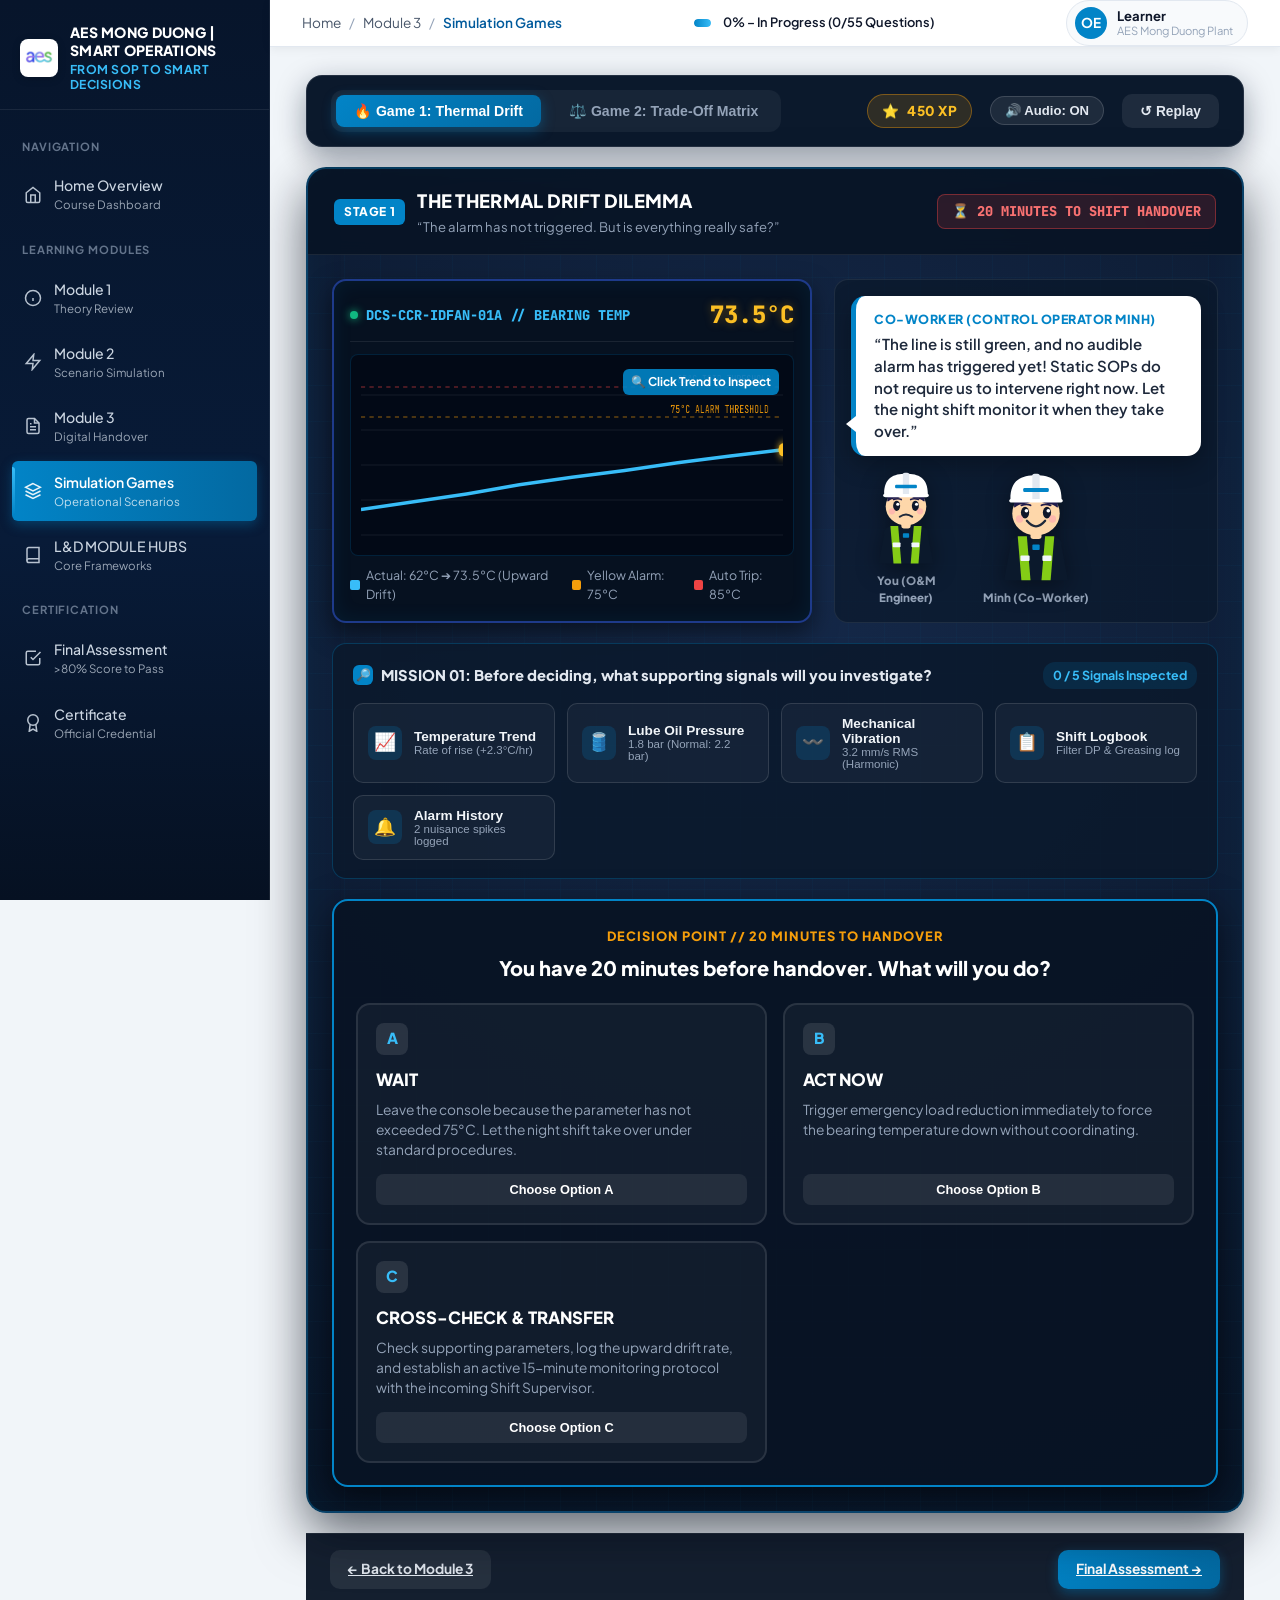
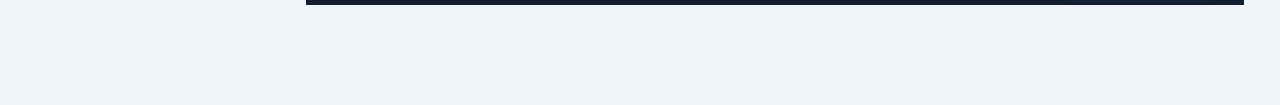
<file: simulation-games.html>
<!DOCTYPE html>
<html lang="en">
<head>
  <meta charset="UTF-8">
  <meta name="viewport" content="width=device-width, initial-scale=1.0">
  <title>Simulation Games | From SOP to Smart Decisions</title>
  <meta name="description" content="Interactive Operational Simulation Games for AES Mong Duong. Play as the engineer in The Thermal Drift Dilemma and The Trade-Off Matrix.">

  <!-- Favicon / Website Logo (AES) -->
  <link rel="icon" type="image/png" sizes="32x32" href="assets/favicon.png">
  <link rel="icon" type="image/x-icon" href="favicon.ico">
  <link rel="apple-touch-icon" href="assets/apple-touch-icon.png">

  <!-- CSS Stylesheets -->
  <link rel="stylesheet" href="css/main.css">
  <link rel="stylesheet" href="css/modules.css">
  <link rel="stylesheet" href="css/simulation.css">
</head>
<body>

  <div class="app-container">

    <!-- ====================================================================
         LEFT SIDEBAR NAVIGATION
         ==================================================================== -->
    <aside class="sidebar" id="main-sidebar">
      <div class="sidebar-header">
        <a href="index.html" class="brand-logo-wrap">
          <div style="width: 38px; height: 38px; display: flex; align-items: center; justify-content: center; background: #FFFFFF; border-radius: 8px; padding: 4px; box-shadow: 0 2px 8px rgba(0,0,0,0.15); flex-shrink: 0;">
            <img src="assets/favicon.png" alt="AES Logo" style="width: 100%; height: 100%; object-fit: contain;">
          </div>
          <div>
            <div class="brand-badge-aes">AES MONG DUONG | SMART OPERATIONS</div>
            <div class="brand-academy-title">FROM SOP TO SMART DECISIONS</div>
          </div>
        </a>
      </div>

      <nav class="sidebar-nav">
        <div class="nav-section-title">Navigation</div>
        
        <a href="index.html" class="nav-item" id="nav-home">
          <div class="nav-item-left">
            <span class="nav-icon">
              <svg width="18" height="18" viewBox="0 0 24 24" fill="none" stroke="currentColor" stroke-width="2">
                <path d="M3 9l9-7 9 7v11a2 2 0 0 1-2 2H5a2 2 0 0 1-2-2z"></path>
                <polyline points="9 22 9 12 15 12 15 22"></polyline>
              </svg>
            </span>
            <div class="nav-item-text">
              <span>Home Overview</span>
              <span class="nav-item-sub">Course Dashboard</span>
            </div>
          </div>
          <span class="nav-status-icon"></span>
        </a>

        <div class="nav-section-title">Learning Modules</div>

        <a href="module1.html" class="nav-item" id="nav-module1">
          <div class="nav-item-left">
            <span class="nav-icon">
              <svg width="18" height="18" viewBox="0 0 24 24" fill="none" stroke="currentColor" stroke-width="2">
                <circle cx="12" cy="12" r="10"></circle>
                <line x1="12" y1="16" x2="12" y2="12"></line>
                <line x1="12" y1="8" x2="12.01" y2="8"></line>
              </svg>
            </span>
            <div class="nav-item-text">
              <span>Module 1</span>
              <span class="nav-item-sub">Theory Review</span>
            </div>
          </div>
          <span class="nav-status-icon"></span>
        </a>

        <a href="module2.html" class="nav-item" id="nav-module2">
          <div class="nav-item-left">
            <span class="nav-icon">
              <svg width="18" height="18" viewBox="0 0 24 24" fill="none" stroke="currentColor" stroke-width="2">
                <polygon points="13 2 3 14 12 14 11 22 21 10 12 10 13 2"></polygon>
              </svg>
            </span>
            <div class="nav-item-text">
              <span>Module 2</span>
              <span class="nav-item-sub">Scenario Simulation</span>
            </div>
          </div>
          <span class="nav-status-icon"></span>
        </a>

        <a href="module3.html" class="nav-item" id="nav-module3">
          <div class="nav-item-left">
            <span class="nav-icon">
              <svg width="18" height="18" viewBox="0 0 24 24" fill="none" stroke="currentColor" stroke-width="2">
                <path d="M14 2H6a2 2 0 0 0-2 2v16a2 2 0 0 0 2 2h12a2 2 0 0 0 2-2V8z"></path>
                <polyline points="14 2 14 8 20 8"></polyline>
                <line x1="16" y1="13" x2="8" y2="13"></line>
                <line x1="16" y1="17" x2="8" y2="17"></line>
                <polyline points="10 9 9 9 8 9"></polyline>
              </svg>
            </span>
            <div class="nav-item-text">
              <span>Module 3</span>
              <span class="nav-item-sub">Digital Handover</span>
            </div>
          </div>
          <span class="nav-status-icon"></span>
        </a>

        <!-- Simulation Games under Module 3 -->
        <a href="simulation-games.html" class="nav-item active" id="nav-simulations">
          <div class="nav-item-left">
            <span class="nav-icon">
              <svg width="18" height="18" viewBox="0 0 24 24" fill="none" stroke="currentColor" stroke-width="2">
                <polygon points="12 2 2 7 12 12 22 7 12 2"></polygon>
                <polyline points="2 17 12 22 22 17"></polyline>
                <polyline points="2 12 12 17 22 12"></polyline>
              </svg>
            </span>
            <div class="nav-item-text">
              <span>Simulation Games</span>
              <span class="nav-item-sub">Operational Scenarios</span>
            </div>
          </div>
          <span class="nav-status-icon"></span>
        </a>

        <a href="ld-hub.html" class="nav-item" id="nav-ld-hub">
          <div class="nav-item-left">
            <span class="nav-icon">
              <svg width="18" height="18" viewBox="0 0 24 24" fill="none" stroke="currentColor" stroke-width="2">
                <path d="M4 19.5A2.5 2.5 0 0 1 6.5 17H20"></path>
                <path d="M6.5 2H20v20H6.5A2.5 2.5 0 0 1 4 19.5v-15A2.5 2.5 0 0 1 6.5 2z"></path>
              </svg>
            </span>
            <div class="nav-item-text">
              <span>L&D MODULE HUBS</span>
              <span class="nav-item-sub">Core Frameworks</span>
            </div>
          </div>
          <span class="nav-status-icon"></span>
        </a>

        <div class="nav-section-title">Certification</div>

        <a href="assessment.html" class="nav-item" id="nav-assessment">
          <div class="nav-item-left">
            <span class="nav-icon">
              <svg width="18" height="18" viewBox="0 0 24 24" fill="none" stroke="currentColor" stroke-width="2">
                <path d="M9 11l3 3L22 4"></path>
                <path d="M21 12v7a2 2 0 0 1-2 2H5a2 2 0 0 1-2-2V5a2 2 0 0 1 2-2h11"></path>
              </svg>
            </span>
            <div class="nav-item-text">
              <span>Final Assessment</span>
              <span class="nav-item-sub">>80% Score to Pass</span>
            </div>
          </div>
          <span class="nav-status-icon"></span>
        </a>

        <a href="certificate.html" class="nav-item" id="nav-certificate">
          <div class="nav-item-left">
            <span class="nav-icon">
              <svg width="18" height="18" viewBox="0 0 24 24" fill="none" stroke="currentColor" stroke-width="2">
                <circle cx="12" cy="8" r="7"></circle>
                <polyline points="8.21 13.89 7 23 12 20 17 23 15.79 13.88"></polyline>
              </svg>
            </span>
            <div class="nav-item-text">
              <span>Certificate</span>
              <span class="nav-item-sub">Official Credential</span>
            </div>
          </div>
          <span class="nav-status-icon"></span>
        </a>
      </nav>
    </aside>

    <!-- ====================================================================
         MAIN VIEWPORT
         ==================================================================== -->
    <main class="main-viewport">
      
      <!-- Top Navbar -->
      <header class="top-navbar">
        <div class="nav-left-meta">
          <button class="mobile-menu-btn" id="mobile-menu-btn" aria-label="Toggle navigation">
            <svg width="24" height="24" viewBox="0 0 24 24" fill="none" stroke="currentColor" stroke-width="2">
              <line x1="3" y1="12" x2="21" y2="12"></line>
              <line x1="3" y1="6" x2="21" y2="6"></line>
              <line x1="3" y1="18" x2="21" y2="18"></line>
            </svg>
          </button>
          <div class="breadcrumbs">
            <a href="index.html">Home</a>
            <span class="separator">/</span>
            <a href="module3.html">Module 3</a>
            <span class="separator">/</span>
            <span class="current">Simulation Games</span>
          </div>
        </div>

        <div class="header-progress-wrap">
          <div class="progress-track">
            <div class="progress-fill" id="global-progress-fill"></div>
          </div>
          <div class="progress-label-text" id="global-progress-label">Simulation Room • Active</div>
        </div>

        <div class="header-user-pill">
          <div class="user-avatar-badge">OE</div>
          <div class="user-info-text">
            <span class="user-name-title" id="header-user-name">O&M Engineer</span>
            <span class="user-role-sub">AES Mong Duong Plant</span>
          </div>
        </div>
      </header>

      <!-- Page Content: Simulation Viewport Shell -->
      <div class="page-content">
        <div class="sim-page-wrapper">

          <!-- Top Navigation & Stage HUD Bar -->
          <div class="sim-top-nav-bar">
            <div class="sim-stage-pills">
              <button class="sim-stage-tab-btn active" id="tab-stage-1">
                <span>🔥 Game 1: Thermal Drift</span>
              </button>
              <button class="sim-stage-tab-btn" id="tab-stage-2">
                <span>⚖️ Game 2: Trade-Off Matrix</span>
              </button>
            </div>

            <div class="sim-hud-meta-group">
              <div class="sim-xp-pill">
                <span>⭐</span>
                <span id="sim-global-xp">450 XP</span>
              </div>
              <button class="sim-audio-btn" id="sim-audio-toggle">
                🔊 Audio: ON
              </button>
              <button class="sim-btn sim-btn-reset" id="sim-btn-reset-stage" title="Restart current scenario">
                ↺ Replay
              </button>
            </div>
          </div>

          <!-- Main Interactive Simulation Viewport -->
          <div class="sim-viewport" id="sim-main-viewport">
            <div class="sim-env-grid-overlay"></div>
            
            <!-- Dynamic Stage Container (Rendered by simulation.js) -->
            <div id="sim-dynamic-stage-content">
              <!-- Content loaded dynamically -->
            </div>
          </div>

          <!-- Bottom Controller Bar -->
          <div class="sim-bottom-bar">
            <a href="module3.html" class="sim-btn sim-btn-reset">
              &larr; Back to Module 3
            </a>
            <a href="assessment.html" class="sim-btn sim-btn-primary">
              Final Assessment &rarr;
            </a>
          </div>

        </div>
      </div>
    </main>

  </div>

  <!-- Global Inspection Modal / Detail Overlay -->
  <div class="sim-inspect-overlay" id="sim-inspect-overlay">
    <div class="sim-inspect-card">
      <button class="sim-inspect-close-btn" id="sim-inspect-close">&times;</button>
      <span class="sim-inspect-badge" id="sim-modal-badge">DIAGNOSTIC INSPECTION</span>
      <h3 class="sim-inspect-heading" id="sim-modal-heading">Parameter Details</h3>
      <div class="sim-inspect-data-box" id="sim-modal-data">
        <!-- Telemetry Data -->
      </div>
      <div class="sim-inspect-insight" id="sim-modal-insight">
        <!-- Operational Insight -->
      </div>
      <div style="text-align: right;">
        <button class="sim-btn sim-btn-primary" onclick="document.getElementById('sim-inspect-overlay').classList.remove('open')">
          Acknowledge & Continue
        </button>
      </div>
    </div>
  </div>

  <!-- Scripts -->
  <script src="js/data.js"></script>
  <script src="js/app.js"></script>
  <script src="js/simulation.js"></script>
</body>
</html>
</file>
<file: css/main.css>
/* ==========================================================================
   ADAPT ACADEMY - MAIN DESIGN SYSTEM & GLOBAL STYLES
   Inspired by AES Mong Duong ADAPT Academy Operational Training System
   ========================================================================== */

@import url('https://fonts.googleapis.com/css2?family=Plus+Jakarta+Sans:ital,wght@0,300;0,400;0,500;0,600;0,700;0,800;1,400&family=JetBrains+Mono:wght@400;600&display=swap');

:root {
  /* Brand & Corporate Colors */
  --color-brand-primary: #005A9C;     /* AES Blue */
  --color-brand-teal: #00A3C4;        /* Electric Accent Teal */
  --color-brand-navy-dark: #07152B;   /* Deepest Navy for Sidebar */
  --color-brand-navy-mid: #0D2346;    /* Sidebar card / Active element */
  --color-brand-navy-light: #163668;  /* Border / Hover */

  /* Neutral UI Palette */
  --color-bg-page: #F1F5F9;           /* Clean soft grayish slate background */
  --color-bg-surface: #FFFFFF;        /* Pristine White Card Surface */
  --color-bg-surface-subtle: #F8FAFC; /* Subtle gray background */
  --color-text-primary: #0F172A;      /* High contrast dark slate */
  --color-text-secondary: #475569;    /* Supporting Slate */
  --color-text-muted: #94A3B8;        /* Subdued / captions */
  --color-border-light: #E2E8F0;      /* Standard divider */
  --color-border-focus: #38BDF8;

  /* Status Colors */
  --color-success: #10B981;
  --color-success-bg: #ECFDF5;
  --color-success-border: #A7F3D0;
  
  --color-warning: #F59E0B;
  --color-warning-bg: #FFFBEB;
  --color-warning-border: #FDE68A;

  --color-danger: #EF4444;
  --color-danger-bg: #FEF2F2;
  --color-danger-border: #FECACA;

  --color-info: #0284C7;
  --color-info-bg: #F0F9FF;
  --color-info-border: #BAE6FD;

  /* Typography */
  --font-main: 'Plus Jakarta Sans', -apple-system, BlinkMacSystemFont, 'Segoe UI', Roboto, sans-serif;
  --font-mono: 'JetBrains Mono', monospace;

  /* Dimensions & Spacing */
  --sidebar-width: 270px;
  --header-height: 70px;
  --radius-sm: 6px;
  --radius-md: 10px;
  --radius-lg: 16px;
  --radius-xl: 20px;
  --shadow-sm: 0 1px 2px 0 rgba(0, 0, 0, 0.05);
  --shadow-md: 0 4px 6px -1px rgba(0, 0, 0, 0.07), 0 2px 4px -2px rgba(0, 0, 0, 0.05);
  --shadow-lg: 0 10px 15px -3px rgba(15, 23, 42, 0.08), 0 4px 6px -4px rgba(15, 23, 42, 0.03);
  --shadow-glow: 0 0 20px rgba(0, 163, 196, 0.25);
  
  --transition-fast: 0.15s ease;
  --transition-normal: 0.25s ease;
}

/* Reset */
*, *::before, *::after {
  box-sizing: border-box;
  margin: 0;
  padding: 0;
}

html {
  font-size: 16px;
  scroll-behavior: smooth;
  height: 100%;
}

body {
  font-family: var(--font-main);
  background-color: var(--color-bg-page);
  color: var(--color-text-primary);
  line-height: 1.5;
  height: 100%;
  display: flex;
  overflow-x: hidden;
  -webkit-font-smoothing: antialiased;
}

/* ==========================================================================
   APP LAYOUT (Sidebar + Main Viewport)
   ========================================================================== */
.app-container {
  display: flex;
  width: 100%;
  min-height: 100vh;
}

/* --------------------------------------------------------------------------
   SIDEBAR
   -------------------------------------------------------------------------- */
.sidebar {
  width: var(--sidebar-width);
  background: linear-gradient(180deg, #07152B 0%, #081B38 60%, #061122 100%);
  color: #FFFFFF;
  display: flex;
  flex-direction: column;
  position: fixed;
  top: 0;
  bottom: 0;
  left: 0;
  z-index: 100;
  border-right: 1px solid rgba(255, 255, 255, 0.08);
  overflow-y: auto;
  transition: transform var(--transition-normal);
}

.sidebar-header {
  padding: 24px 20px 16px;
  border-bottom: 1px solid rgba(255, 255, 255, 0.08);
}

.brand-logo-wrap {
  display: flex;
  align-items: center;
  gap: 12px;
  text-decoration: none;
}

.brand-badge-aes {
  font-weight: 800;
  font-size: 0.88rem;
  letter-spacing: 0.02em;
  color: #FFFFFF;
  line-height: 1.25;
}

.brand-badge-aes span {
  font-size: 0.8rem;
  font-weight: 400;
  color: #94A3B8;
  letter-spacing: normal;
}

.brand-academy-title {
  font-size: 0.76rem;
  font-weight: 700;
  color: #38BDF8;
  letter-spacing: 0.04em;
  margin-top: 3px;
  line-height: 1.25;
}

/* Navigation Links */
.sidebar-nav {
  padding: 16px 12px;
  flex: 1;
  display: flex;
  flex-direction: column;
  gap: 4px;
}

.nav-section-title {
  font-size: 0.7rem;
  font-weight: 700;
  text-transform: uppercase;
  letter-spacing: 0.08em;
  color: #64748B;
  padding: 12px 10px 6px;
}

.nav-item {
  display: flex;
  align-items: center;
  justify-content: space-between;
  padding: 11px 12px;
  border-radius: var(--radius-sm);
  color: #CBD5E1;
  text-decoration: none;
  font-size: 0.88rem;
  font-weight: 500;
  transition: all var(--transition-fast);
  position: relative;
}

.nav-item:hover:not(.locked) {
  background: rgba(255, 255, 255, 0.06);
  color: #FFFFFF;
}

.nav-item.active {
  background: linear-gradient(90deg, #0284C7 0%, #0369A1 100%);
  color: #FFFFFF;
  font-weight: 600;
  box-shadow: 0 4px 12px rgba(2, 132, 199, 0.35);
}

.nav-item-left {
  display: flex;
  align-items: center;
  gap: 12px;
}

.nav-icon {
  width: 18px;
  height: 18px;
  display: inline-flex;
  align-items: center;
  justify-content: center;
  opacity: 0.9;
}

.nav-item-text {
  display: flex;
  flex-direction: column;
}

.nav-item-sub {
  font-size: 0.72rem;
  opacity: 0.75;
  font-weight: 400;
}

.nav-status-icon {
  width: 16px;
  height: 16px;
  border-radius: 50%;
  display: inline-flex;
  align-items: center;
  justify-content: center;
  font-size: 0.65rem;
}

.nav-status-icon.completed {
  color: #10B981;
}

.nav-status-icon.locked {
  color: #64748B;
}

.nav-item.locked {
  opacity: 0.55;
  cursor: not-allowed;
}

/* Sidebar Teacher / Reviewer Mode Toggle */
.sidebar-reviewer-toggle {
  padding: 12px 14px;
  margin: 10px 12px;
  background: rgba(14, 165, 233, 0.08);
  border: 1px dashed rgba(56, 189, 248, 0.35);
  border-radius: var(--radius-md);
  font-size: 0.75rem;
  color: #BAE6FD;
}

.toggle-header {
  display: flex;
  align-items: center;
  justify-content: space-between;
  margin-bottom: 4px;
  font-weight: 600;
}

.switch {
  position: relative;
  display: inline-block;
  width: 32px;
  height: 18px;
}

.switch input {
  opacity: 0;
  width: 0;
  height: 0;
}

.slider {
  position: absolute;
  cursor: pointer;
  top: 0; left: 0; right: 0; bottom: 0;
  background-color: #334155;
  transition: .3s;
  border-radius: 20px;
}

.slider:before {
  position: absolute;
  content: "";
  height: 12px;
  width: 12px;
  left: 3px;
  bottom: 3px;
  background-color: white;
  transition: .3s;
  border-radius: 50%;
}

input:checked + .slider {
  background-color: #0284C7;
}

input:checked + .slider:before {
  transform: translateX(14px);
}

/* Sidebar Footer (The visual from screenshot: Engineer looking at plant) */
.sidebar-footer {
  margin-top: auto;
  position: relative;
  overflow: hidden;
  border-top: 1px solid rgba(255, 255, 255, 0.08);
}

.sidebar-engineer-visual {
  position: relative;
  width: 100%;
  height: 180px;
  overflow: hidden;
}

.sidebar-engineer-visual img {
  width: 100%;
  height: 100%;
  object-fit: cover;
  object-position: top center;
  filter: brightness(0.85) contrast(1.1);
}

.sidebar-engineer-overlay {
  position: absolute;
  bottom: 0;
  left: 0;
  right: 0;
  padding: 16px 14px 12px;
  background: linear-gradient(180deg, rgba(7, 21, 43, 0) 0%, rgba(7, 21, 43, 0.95) 60%, #07152B 100%);
}

.sidebar-motto-aes {
  font-size: 1.1rem;
  font-weight: 800;
  color: #FFFFFF;
  margin-bottom: 2px;
}

.sidebar-motto-text {
  font-size: 0.78rem;
  font-style: italic;
  color: #38BDF8;
  line-height: 1.25;
}

/* --------------------------------------------------------------------------
   MAIN VIEWPORT & TOP HEADER
   -------------------------------------------------------------------------- */
.main-viewport {
  margin-left: var(--sidebar-width);
  flex: 1;
  display: flex;
  flex-direction: column;
  min-height: 100vh;
  width: calc(100% - var(--sidebar-width));
}

.top-navbar {
  height: var(--header-height);
  background: #FFFFFF;
  border-bottom: 1px solid var(--color-border-light);
  display: flex;
  align-items: center;
  justify-content: space-between;
  padding: 0 32px;
  position: sticky;
  top: 0;
  z-index: 1000;
  box-shadow: 0 2px 10px rgba(0, 0, 0, 0.06);
}

.nav-left-meta {
  display: flex;
  align-items: center;
  gap: 16px;
}

.mobile-menu-btn {
  display: none;
  background: transparent;
  border: none;
  cursor: pointer;
  padding: 8px;
  color: var(--color-text-primary);
}

.breadcrumbs {
  display: flex;
  align-items: center;
  gap: 8px;
  font-size: 0.85rem;
  color: var(--color-text-secondary);
}

.breadcrumbs a {
  color: var(--color-text-secondary);
  text-decoration: none;
  transition: color var(--transition-fast);
}

.breadcrumbs a:hover {
  color: var(--color-brand-primary);
}

.breadcrumbs .separator {
  color: var(--color-text-muted);
}

.breadcrumbs .current {
  color: var(--color-brand-primary);
  font-weight: 600;
}

/* Global Progress Bar in Header (Matching screenshot: 50% - Applying Framework) */
.header-progress-wrap {
  display: flex;
  align-items: center;
  gap: 12px;
  min-width: 240px;
}

.progress-track {
  flex: 1;
  height: 8px;
  background-color: #E2E8F0;
  border-radius: 999px;
  overflow: hidden;
  position: relative;
}

.progress-fill {
  height: 100%;
  background: linear-gradient(90deg, #0284C7 0%, #38BDF8 100%);
  border-radius: 999px;
  width: 0%;
  transition: width 0.6s cubic-bezier(0.4, 0, 0.2, 1);
}

.progress-label-text {
  font-size: 0.8rem;
  font-weight: 600;
  color: #0F172A;
  white-space: nowrap;
}

.header-user-pill {
  display: flex;
  align-items: center;
  gap: 10px;
  background: #F8FAFC;
  border: 1px solid var(--color-border-light);
  padding: 6px 14px 6px 8px;
  border-radius: 999px;
}

.user-avatar-badge {
  width: 32px;
  height: 32px;
  background: #0284C7;
  color: #FFFFFF;
  border-radius: 50%;
  display: flex;
  align-items: center;
  justify-content: center;
  font-size: 0.85rem;
  font-weight: 700;
}

.user-info-text {
  display: flex;
  flex-direction: column;
  line-height: 1.2;
}

.user-name-title {
  font-size: 0.82rem;
  font-weight: 700;
  color: var(--color-text-primary);
}

.user-role-sub {
  font-size: 0.7rem;
  color: var(--color-text-muted);
}

/* --------------------------------------------------------------------------
   PAGE CONTENT WRAPPER
   -------------------------------------------------------------------------- */
.page-content {
  flex: 1;
  padding: 28px 36px 60px;
  max-width: 1380px;
  width: 100%;
  margin: 0 auto;
}

/* Common UI Components: Buttons, Badges, Cards */
.btn {
  display: inline-flex;
  align-items: center;
  justify-content: center;
  gap: 8px;
  padding: 10px 20px;
  border-radius: var(--radius-sm);
  font-size: 0.9rem;
  font-weight: 600;
  font-family: var(--font-main);
  text-decoration: none;
  cursor: pointer;
  border: 1px solid transparent;
  transition: all var(--transition-fast);
}

.btn-primary {
  background: #0284C7;
  color: #FFFFFF;
}

.btn-primary:hover {
  background: #0369A1;
  box-shadow: 0 4px 12px rgba(2, 132, 199, 0.25);
}

.btn-outline {
  background: #FFFFFF;
  color: #0F172A;
  border-color: #CBD5E1;
}

.btn-outline:hover {
  background: #F8FAFC;
  border-color: #94A3B8;
}

.btn-success {
  background: #10B981;
  color: #FFFFFF;
}

.btn-success:hover {
  background: #059669;
}

.btn-danger {
  background: #DC2626;
  color: #FFFFFF;
}

.btn-danger:hover {
  background: #B91C1C;
}

.btn-lg {
  padding: 14px 28px;
  font-size: 1rem;
  border-radius: var(--radius-md);
}

.badge {
  display: inline-flex;
  align-items: center;
  gap: 6px;
  padding: 4px 10px;
  border-radius: 4px;
  font-size: 0.72rem;
  font-weight: 700;
  letter-spacing: 0.05em;
  text-transform: uppercase;
}

.badge-navy {
  background: #0284C7;
  color: #FFFFFF;
}

.badge-success {
  background: var(--color-success-bg);
  color: #065F46;
  border: 1px solid var(--color-success-border);
}

.badge-warning {
  background: var(--color-warning-bg);
  color: #92400E;
  border: 1px solid var(--color-warning-border);
}

.badge-danger {
  background: var(--color-danger-bg);
  color: #991B1B;
  border: 1px solid var(--color-danger-border);
}

/* Card Base */
.card {
  background: var(--color-bg-surface);
  border: 1px solid var(--color-border-light);
  border-radius: var(--radius-md);
  box-shadow: var(--shadow-sm);
  padding: 24px;
  transition: box-shadow var(--transition-fast), transform var(--transition-fast);
}

/* Module Outcome Checklist */
.module-outcome-list {
  list-style: none;
  padding: 0;
  margin: 0 0 16px 0;
  display: flex;
  flex-direction: column;
  gap: 8px;
}

.module-outcome-list li {
  display: flex;
  align-items: flex-start;
  gap: 8px;
  font-size: 0.83rem;
  color: #334155;
  line-height: 1.4;
}

.module-outcome-list .check-icon {
  color: #10B981;
  font-weight: 800;
  font-size: 0.95rem;
  line-height: 1.2;
  flex-shrink: 0;
}

.module-outcome-header {
  font-size: 0.76rem;
  font-weight: 800;
  color: #0284C7;
  letter-spacing: 0.06em;
  text-transform: uppercase;
  margin-bottom: 8px;
}

/* Program Synthesis 5-Step Card */
.program-synthesis-card {
  background: #FFFFFF;
  border: 1px solid var(--color-border-light);
  border-radius: var(--radius-lg);
  padding: 28px 32px;
  margin-bottom: 28px;
  box-shadow: var(--shadow-sm);
  position: relative;
  overflow: hidden;
}

.program-synthesis-card::before {
  content: "";
  position: absolute;
  top: 0;
  left: 0;
  right: 0;
  height: 4px;
  background: linear-gradient(90deg, #0284C7 0%, #38BDF8 50%, #10B981 100%);
}

.synthesis-header {
  margin-bottom: 20px;
}

.synthesis-title-h2 {
  font-size: 1.25rem;
  font-weight: 800;
  color: #07152B;
  text-transform: uppercase;
  letter-spacing: 0.03em;
  margin-top: 4px;
}

.synthesis-subhead-p {
  font-size: 0.86rem;
  color: var(--color-text-secondary);
  margin-top: 4px;
}

.competencies-grid-5 {
  display: grid;
  grid-template-columns: repeat(5, 1fr);
  gap: 14px;
  margin-bottom: 20px;
}

.competency-item-box {
  background: #F8FAFC;
  border: 1px solid var(--color-border-light);
  border-radius: var(--radius-md);
  padding: 16px 14px;
  display: flex;
  flex-direction: column;
  transition: transform var(--transition-fast), border-color var(--transition-fast);
}

.competency-item-box:hover {
  transform: translateY(-2px);
  border-color: #38BDF8;
  background: #F0F9FF;
}

.competency-num-tag {
  font-family: var(--font-mono);
  font-size: 0.74rem;
  font-weight: 800;
  color: #0284C7;
  margin-bottom: 6px;
  letter-spacing: 0.05em;
}

.competency-title {
  font-size: 0.84rem;
  font-weight: 800;
  color: #0F172A;
  text-transform: uppercase;
  letter-spacing: 0.02em;
  margin-bottom: 8px;
  line-height: 1.25;
}

.competency-desc {
  font-size: 0.77rem;
  color: #475569;
  line-height: 1.45;
}

.outcome-statement-banner {
  background: linear-gradient(135deg, #F0F9FF 0%, #E0F2FE 100%);
  border: 1px solid #BAE6FD;
  border-radius: var(--radius-md);
  padding: 14px 20px;
  display: flex;
  align-items: center;
  gap: 16px;
}

.outcome-statement-badge {
  background: #0284C7;
  color: #FFFFFF;
  font-size: 0.72rem;
  font-weight: 800;
  letter-spacing: 0.06em;
  text-transform: uppercase;
  padding: 4px 10px;
  border-radius: 4px;
  white-space: nowrap;
}

.outcome-statement-text {
  font-size: 0.88rem;
  font-weight: 600;
  color: #0369A1;
  line-height: 1.4;
}

/* Assessment Card Specific Details */
.assessment-card-details {
  background: #F8FAFC;
  border: 1px solid var(--color-border-light);
  border-radius: var(--radius-sm);
  padding: 12px 16px;
  margin-bottom: 16px;
  font-size: 0.8rem;
}

.assessment-assessing-list {
  list-style: none;
  padding: 0;
  margin: 6px 0 0 0;
  display: grid;
  grid-template-columns: 1fr 1fr;
  gap: 4px;
}

.assessment-assessing-list li {
  font-size: 0.76rem;
  color: #334155;
  display: flex;
  align-items: center;
  gap: 6px;
}

.assessment-assessing-list li::before {
  content: "•";
  color: #F59E0B;
  font-weight: bold;
}

@media (max-width: 1024px) {
  .competencies-grid-5 {
    grid-template-columns: repeat(3, 1fr);
  }
}

@media (max-width: 768px) {
  .competencies-grid-5 {
    grid-template-columns: 1fr;
  }
  .outcome-statement-banner {
    flex-direction: column;
    align-items: flex-start;
  }
  .assessment-assessing-list {
    grid-template-columns: 1fr;
  }
}



/* ==========================================================================
   RESPONSIVE STYLES
   ========================================================================== */
@media (max-width: 1024px) {
  :root {
    --sidebar-width: 240px;
  }
  .page-content {
    padding: 20px 24px 40px;
  }
}

@media (max-width: 768px) {
  .sidebar {
    transform: translateX(-100%);
  }
  .sidebar.open {
    transform: translateX(0);
    box-shadow: 4px 0 25px rgba(0, 0, 0, 0.4);
  }
  .main-viewport {
    margin-left: 0;
    width: 100%;
  }
  .mobile-menu-btn {
    display: flex;
  }
  .top-navbar {
    padding: 0 16px;
  }
  .header-progress-wrap {
    display: none;
  }
  .page-content {
    padding: 16px;
  }
  .site-footer {
    flex-direction: column;
    gap: 10px;
    text-align: center;
  }
}

/* ==========================================================================
   GLOBAL ANIMATION SYSTEM
   AES Mong Duong ADAPT Academy — Micro-animations & Motion Design
   ========================================================================== */

/* --------------------------------------------------------------------------
   CORE KEYFRAMES
   -------------------------------------------------------------------------- */

/* Page entrance: cards, sections, and quiz panels fade up into view */
@keyframes fadeSlideIn {
  from {
    opacity: 0;
    transform: translateY(22px);
  }
  to {
    opacity: 1;
    transform: translateY(0);
  }
}

/* Subtle scale-up for modals and certificate reveal */
@keyframes scaleReveal {
  from {
    opacity: 0;
    transform: scale(0.96) translateY(12px);
  }
  to {
    opacity: 1;
    transform: scale(1) translateY(0);
  }
}

/* Toast / banner slide in from bottom */
@keyframes toastSlideIn {
  from {
    opacity: 0;
    transform: translateY(10px);
  }
  to {
    opacity: 1;
    transform: translateY(0);
  }
}

/* Certificate border glow pulse — subtle electric blue breathe */
@keyframes certBorderGlow {
  0%, 100% { box-shadow: 0 0 0 rgba(2, 132, 199, 0); }
  50%       { box-shadow: 0 0 30px rgba(2, 132, 199, 0.45), 0 0 60px rgba(56, 189, 248, 0.18); }
}

/* Progress bar grow from 0 to target */
@keyframes progressGrow {
  from { width: 0%; }
  to   { width: var(--progress-target, 100%); }
}

/* Shimmer for loading skeleton */
@keyframes shimmer {
  from { background-position: -600px 0; }
  to   { background-position: 600px 0; }
}

/* Score circle entrance pop */
@keyframes scorePop {
  0%   { transform: scale(0.6); opacity: 0; }
  70%  { transform: scale(1.06); opacity: 1; }
  100% { transform: scale(1); opacity: 1; }
}

/* Nav active bar slide-in from left edge */
@keyframes navBarSlideIn {
  from { transform: scaleY(0); opacity: 0; }
  to   { transform: scaleY(1); opacity: 1; }
}

/* Floating / bobbing animation for decorative elements */
@keyframes floatBob {
  0%, 100% { transform: translateY(0px); }
  50%       { transform: translateY(-4px); }
}

/* Pulsing aura glow for focus badges & dots */
@keyframes pulseGlow {
  0%, 100% {
    box-shadow: 0 0 0 0 rgba(2, 132, 199, 0.45);
  }
  50% {
    box-shadow: 0 0 0 9px rgba(2, 132, 199, 0);
  }
}

@keyframes pulseGlowAmber {
  0%, 100% {
    box-shadow: 0 0 0 0 rgba(245, 158, 11, 0.5);
  }
  50% {
    box-shadow: 0 0 0 9px rgba(245, 158, 11, 0);
  }
}

/* Flowing arrow indicator along the cognitive pathway */
@keyframes arrowFlow {
  0%, 100% {
    transform: translateX(0);
    opacity: 0.7;
  }
  50% {
    transform: translateX(5px);
    opacity: 1;
    color: #0284C7;
  }
}

/* Hero atmospheric ambient light glow */
@keyframes heroAmbientShift {
  0%, 100% {
    opacity: 0.35;
    transform: scale(1) translate(0, 0);
  }
  50% {
    opacity: 0.65;
    transform: scale(1.08) translate(-12px, 8px);
  }
}

/* Micro-float with subtle rotation for card icons */
@keyframes iconFloat {
  0%, 100% {
    transform: translateY(0px) rotate(0deg);
  }
  50% {
    transform: translateY(-5px) rotate(5deg);
  }
}

/* Button light sweep / shimmer */
@keyframes btnSweep {
  0% {
    left: -120%;
  }
  100% {
    left: 200%;
  }
}

/* Checkmark pop for list item hovers */
@keyframes checkPop {
  0% { transform: scale(0.8); }
  50% { transform: scale(1.25); }
  100% { transform: scale(1); }
}

/* Stat icon playful bounce on hover */
@keyframes statBounce {
  0%, 100% { transform: translateY(0); }
  35% { transform: translateY(-6px); }
  70% { transform: translateY(-2px); }
}

/* Soft breathing pulse for status badges */
@keyframes badgeBreathe {
  0%, 100% { transform: scale(1); opacity: 0.95; }
  50% { transform: scale(1.04); opacity: 1; }
}

/* Card reveal animation for accordion items */
@keyframes accordionCardReveal {
  from {
    opacity: 0;
    transform: translateY(12px);
  }
  to {
    opacity: 1;
    transform: translateY(0);
  }
}

/* --------------------------------------------------------------------------
   PAGE ENTRANCE ANIMATIONS
   Cards, sections, and major content blocks fade-slide in on load.
   Staggered with nth-child delays for a cascading effect.
   -------------------------------------------------------------------------- */
.card,
.module-hero-card,
.mission-card,
.outcome-card,
.quiz-question-card,
.module-quiz-wrapper,
.program-synthesis-card,
.video-lessons-container,
.page-content > * {
  animation: fadeSlideIn 0.42s cubic-bezier(0.22, 1, 0.36, 1) both;
}

/* Staggered delays for sibling elements */
.page-content > *:nth-child(1)  { animation-delay: 0.04s; }
.page-content > *:nth-child(2)  { animation-delay: 0.10s; }
.page-content > *:nth-child(3)  { animation-delay: 0.16s; }
.page-content > *:nth-child(4)  { animation-delay: 0.22s; }
.page-content > *:nth-child(5)  { animation-delay: 0.28s; }
.page-content > *:nth-child(6)  { animation-delay: 0.34s; }
.page-content > *:nth-child(n+7) { animation-delay: 0.38s; }

/* --------------------------------------------------------------------------
   HERO BANNER ANIMATIONS & AMBIENCE
   -------------------------------------------------------------------------- */
.module-hero-card {
  position: relative;
  overflow: hidden;
}

.module-hero-card::before {
  content: '';
  position: absolute;
  top: -40%;
  left: -20%;
  width: 140%;
  height: 180%;
  background: radial-gradient(circle at 30% 30%, rgba(2, 132, 199, 0.1) 0%, rgba(15, 40, 78, 0.04) 50%, transparent 70%);
  pointer-events: none;
  z-index: 1;
  animation: heroAmbientShift 10s ease-in-out infinite alternate;
}

/* Meta stat item hover lift & micro-interaction */
.meta-stat-item {
  transition: all 0.25s cubic-bezier(0.22, 1, 0.36, 1);
  padding: 6px 10px;
  border-radius: 8px;
}

.meta-stat-item:hover {
  background: #F8FAFC;
  transform: translateY(-3px);
  box-shadow: 0 4px 12px rgba(15, 23, 42, 0.06);
}

.meta-stat-icon {
  transition: all 0.2s ease;
}

.meta-stat-item:hover .meta-stat-icon {
  animation: statBounce 0.45s ease;
  background: #E0F2FE;
  color: #0284C7;
}

/* --------------------------------------------------------------------------
   PROGRESS BAR — Animated fill on page load
   JS sets the final width inline; CSS animates from 0 → target.
   -------------------------------------------------------------------------- */
.progress-fill {
  animation: progressGrow 1.2s cubic-bezier(0.22, 1, 0.36, 1) 0.3s both;
}

/* --------------------------------------------------------------------------
   SIDEBAR NAV — Active indicator bar on left edge
   -------------------------------------------------------------------------- */
.nav-item {
  overflow: hidden; /* clip the ::before bar */
}

.nav-item.active::before {
  content: '';
  position: absolute;
  left: 0;
  top: 6px;
  bottom: 6px;
  width: 3px;
  border-radius: 0 3px 3px 0;
  background: linear-gradient(180deg, #38BDF8 0%, #0284C7 100%);
  transform-origin: center top;
  animation: navBarSlideIn 0.28s cubic-bezier(0.22, 1, 0.36, 1) both;
}

/* --------------------------------------------------------------------------
   BUTTON HOVER MICRO-INTERACTIONS & SHIMMER
   -------------------------------------------------------------------------- */
.btn {
  transition: all 0.2s cubic-bezier(0.22, 1, 0.36, 1);
}

.btn:not(:disabled):hover {
  transform: translateY(-2px);
}

.btn:not(:disabled):active {
  transform: translateY(0px) scale(0.98);
}

.btn-primary {
  position: relative;
  overflow: hidden;
}

.btn-primary::after {
  content: '';
  position: absolute;
  top: 0;
  left: -120%;
  width: 60%;
  height: 100%;
  background: linear-gradient(90deg, transparent, rgba(255, 255, 255, 0.28), transparent);
  transform: skewX(-20deg);
  pointer-events: none;
}

.btn-primary:hover::after {
  animation: btnSweep 0.85s ease;
}

.btn-primary:not(:disabled):hover {
  box-shadow: 0 6px 18px rgba(2, 132, 199, 0.35);
}

.btn-success:not(:disabled):hover {
  box-shadow: 0 6px 18px rgba(16, 185, 129, 0.28);
}

/* --------------------------------------------------------------------------
   CARD HOVER LIFT & CURRICULUM ROADMAP
   -------------------------------------------------------------------------- */
.card:hover,
.mission-card:hover {
  transform: translateY(-4px);
  box-shadow: var(--shadow-lg);
}

.card li {
  transition: transform 0.18s ease;
}

.card li:hover {
  transform: translateX(4px);
}

.card li .check-icon {
  transition: all 0.2s ease;
  display: inline-flex;
  align-items: center;
  justify-content: center;
}

.card li:hover .check-icon {
  animation: checkPop 0.3s ease;
  color: #0284C7;
}

/* --------------------------------------------------------------------------
   PROGRAM SYNTHESIS (5 COMPETENCIES)
   -------------------------------------------------------------------------- */
.competency-item-box {
  transition: all 0.28s cubic-bezier(0.22, 1, 0.36, 1);
  position: relative;
  overflow: hidden;
}

.competency-item-box:hover {
  transform: translateY(-4px);
  border-color: #0284C7;
  box-shadow: 0 10px 22px rgba(2, 132, 199, 0.12);
}

.competency-num-tag {
  transition: all 0.25s cubic-bezier(0.22, 1, 0.36, 1);
}

.competency-item-box:hover .competency-num-tag {
  background: linear-gradient(135deg, #0284C7 0%, #0369A1 100%);
  color: #FFFFFF;
  transform: scale(1.12);
  box-shadow: 0 4px 10px rgba(2, 132, 199, 0.3);
}

/* --------------------------------------------------------------------------
   BLOOM'S TAXONOMY DYNAMIC MICRO-ANIMATIONS
   -------------------------------------------------------------------------- */
/* Focus indicator dot breathing pulse */
.legend-dot.focus-dot {
  animation: pulseGlow 2.2s infinite ease-in-out;
}

/* Flowing arrow animation along the cognitive pathway */
.bloom-step-arrow.focus-arrow {
  animation: arrowFlow 1.8s infinite ease-in-out;
  display: inline-block;
}

/* Stepper node hover animation */
.bloom-step-node {
  transition: all 0.25s cubic-bezier(0.22, 1, 0.36, 1);
}

.bloom-step-node:hover {
  transform: translateY(-4px) scale(1.02);
  box-shadow: 0 8px 18px rgba(15, 23, 42, 0.08);
}

.bloom-step-focus:hover {
  box-shadow: 0 10px 22px rgba(2, 132, 199, 0.18);
}

/* 3 Core Objective Cards */
.bloom-grid-card {
  transition: all 0.3s cubic-bezier(0.22, 1, 0.36, 1);
}

.bloom-grid-card:hover {
  transform: translateY(-6px);
  box-shadow: 0 16px 32px rgba(15, 23, 42, 0.1);
}

.bloom-grid-card.card-p3:hover {
  border-top-color: #D97706;
  box-shadow: 0 16px 32px rgba(245, 158, 11, 0.15);
}

.bloom-grid-card.card-p4:hover {
  border-top-color: #0284C7;
  box-shadow: 0 16px 32px rgba(2, 132, 199, 0.15);
}

.bloom-grid-card.card-p5:hover {
  border-top-color: #1D4ED8;
  box-shadow: 0 16px 32px rgba(29, 78, 216, 0.15);
}

.bloom-card-icon {
  transition: transform 0.3s cubic-bezier(0.22, 1, 0.36, 1);
}

.bloom-grid-card:hover .bloom-card-icon {
  animation: iconFloat 1.8s ease-in-out infinite;
  background: #FFFFFF;
  box-shadow: 0 4px 10px rgba(0, 0, 0, 0.06);
}

/* Accordion Micro-interactions */
.bloom-summary-q-icon {
  transition: all 0.25s cubic-bezier(0.22, 1, 0.36, 1);
}

.bloom-modern-summary:hover .bloom-summary-q-icon {
  transform: rotate(15deg) scale(1.12);
  background: #0284C7;
  color: #FFFFFF;
}

.bloom-modern-accordion[open] .bloom-exclusion-card {
  animation: accordionCardReveal 0.35s cubic-bezier(0.22, 1, 0.36, 1) both;
}

.bloom-modern-accordion[open] .bloom-exclusion-card:nth-child(1) { animation-delay: 0.04s; }
.bloom-modern-accordion[open] .bloom-exclusion-card:nth-child(2) { animation-delay: 0.09s; }
.bloom-modern-accordion[open] .bloom-exclusion-card:nth-child(3) { animation-delay: 0.14s; }

/* --------------------------------------------------------------------------
   SCROLL-TRIGGERED REVEAL SYSTEM
   -------------------------------------------------------------------------- */
.reveal-on-scroll {
  opacity: 0;
  transform: translateY(22px);
  transition: opacity 0.55s cubic-bezier(0.22, 1, 0.36, 1),
              transform 0.55s cubic-bezier(0.22, 1, 0.36, 1);
  will-change: opacity, transform;
}

.reveal-on-scroll.is-revealed {
  opacity: 1;
  transform: translateY(0);
}

/* --------------------------------------------------------------------------
   TOAST / STORAGE STATUS BANNER — Slide-in animation
   -------------------------------------------------------------------------- */
.storage-status-banner {
  animation: toastSlideIn 0.35s cubic-bezier(0.22, 1, 0.36, 1) both;
}

/* --------------------------------------------------------------------------
   SKELETON LOADING SHIMMER
   Add class="skeleton" to placeholder elements while data loads
   -------------------------------------------------------------------------- */
.skeleton {
  background: linear-gradient(
    90deg,
    #E2E8F0 25%,
    #F1F5F9 50%,
    #E2E8F0 75%
  );
  background-size: 1200px 100%;
  animation: shimmer 1.6s infinite linear;
  border-radius: var(--radius-sm);
  color: transparent !important;
  user-select: none;
}

.skeleton * {
  visibility: hidden;
}

/* --------------------------------------------------------------------------
   OUTCOME CARD — Float bob on hover for learning cards
   -------------------------------------------------------------------------- */
.outcome-card:hover .outcome-icon-wrap {
  animation: floatBob 1.8s ease-in-out infinite;
}

/* --------------------------------------------------------------------------
   RESPECT USER PREFERENCE FOR REDUCED MOTION
   -------------------------------------------------------------------------- */
@media (prefers-reduced-motion: reduce) {
  *, *::before, *::after {
    animation-duration: 0.01ms !important;
    animation-iteration-count: 1 !important;
    transition-duration: 0.01ms !important;
  }
}

/* ==========================================================================
   BLOOM'S TAXONOMY SECTION — MODERN USER-FRIENDLY BALANCED DESIGN
   ========================================================================== */

/* 1. Cognitive Pathway Card (Horizontal 6-Stage Progression) */
.bloom-pathway-card {
  background: #FFFFFF;
  border: 1px solid #E2E8F0;
  border-radius: 16px;
  padding: 22px 24px;
  margin-bottom: 28px;
  box-shadow: 0 4px 12px rgba(15, 23, 42, 0.04);
}

.bloom-pathway-header {
  display: flex;
  align-items: center;
  justify-content: space-between;
  flex-wrap: wrap;
  gap: 12px;
  margin-bottom: 20px;
  padding-bottom: 14px;
  border-bottom: 1px solid #F1F5F9;
}

.bloom-pathway-title {
  display: flex;
  align-items: center;
  gap: 10px;
  font-size: 0.95rem;
  font-weight: 800;
  color: #0F172A;
}

.bloom-pathway-pill {
  background: #E0F2FE;
  color: #0284C7;
  font-size: 0.72rem;
  font-weight: 800;
  padding: 3px 10px;
  border-radius: 999px;
  letter-spacing: 0.5px;
  text-transform: uppercase;
}

/* 6-Level Progression Stepper Track */
.bloom-steps-track {
  display: grid;
  grid-template-columns: 1fr auto 1fr auto 1.15fr auto 1.15fr auto 1.15fr auto 1fr;
  align-items: center;
  gap: 8px;
  margin-bottom: 18px;
}

@media (max-width: 992px) {
  .bloom-steps-track {
    display: flex;
    flex-wrap: wrap;
    gap: 10px;
  }
  .bloom-step-arrow {
    display: none !important;
  }
  .bloom-step-node {
    flex: 1 1 calc(33.333% - 10px);
    min-width: 140px;
  }
}

@media (max-width: 576px) {
  .bloom-step-node {
    flex: 1 1 100%;
  }
}

.bloom-step-arrow {
  color: #CBD5E1;
  font-size: 1.1rem;
  font-weight: 700;
  user-select: none;
  text-align: center;
}

.bloom-step-arrow.focus-arrow {
  color: #0284C7;
  font-weight: 900;
}

.bloom-step-node {
  border-radius: 12px;
  padding: 12px 14px;
  display: flex;
  flex-direction: column;
  gap: 4px;
  position: relative;
  transition: all 0.2s ease;
}

/* Excluded Steps: P1, P2, P6 */
.bloom-step-excluded {
  background: #F8FAFC;
  border: 1px solid #E2E8F0;
  opacity: 0.85;
}

.bloom-step-excluded .bloom-step-badge {
  font-size: 0.72rem;
  font-weight: 800;
  color: #94A3B8;
}

.bloom-step-excluded .bloom-step-name {
  font-size: 0.86rem;
  font-weight: 700;
  color: #64748B;
}

.bloom-step-excluded .bloom-step-status {
  font-size: 0.68rem;
  font-weight: 600;
  color: #94A3B8;
}

/* Focus Steps: P3, P4, P5 */
.bloom-step-focus {
  background: #FFFFFF;
  border: 1.5px solid #0284C7;
  box-shadow: 0 4px 14px rgba(2, 132, 199, 0.1);
  transform: translateY(-2px);
}

.bloom-step-focus.step-p3 {
  border-color: #F59E0B;
  background: linear-gradient(180deg, #FFFDF8 0%, #FFFFFF 100%);
  box-shadow: 0 4px 14px rgba(245, 158, 11, 0.12);
}
.bloom-step-focus.step-p3 .bloom-step-badge {
  color: #D97706;
}

.bloom-step-focus.step-p4 {
  border-color: #0284C7;
  background: linear-gradient(180deg, #F0F9FF 0%, #FFFFFF 100%);
  box-shadow: 0 4px 14px rgba(2, 132, 199, 0.12);
}
.bloom-step-focus.step-p4 .bloom-step-badge {
  color: #0284C7;
}

.bloom-step-focus.step-p5 {
  border-color: #1D4ED8;
  background: linear-gradient(180deg, #EFF6FF 0%, #FFFFFF 100%);
  box-shadow: 0 4px 14px rgba(29, 78, 216, 0.12);
}
.bloom-step-focus.step-p5 .bloom-step-badge {
  color: #1D4ED8;
}

.bloom-step-focus .bloom-step-badge {
  font-size: 0.76rem;
  font-weight: 900;
  display: flex;
  align-items: center;
  justify-content: space-between;
}

.bloom-step-focus .bloom-step-name {
  font-size: 0.95rem;
  font-weight: 800;
  color: #0F172A;
}

.bloom-step-focus .focus-text {
  font-size: 0.68rem;
  font-weight: 800;
  text-transform: uppercase;
  letter-spacing: 0.4px;
}

.step-p3 .focus-text { color: #D97706; }
.step-p4 .focus-text { color: #0284C7; }
.step-p5 .focus-text { color: #1D4ED8; }

/* 2. Three Cards Grid (Symmetrical Side-by-Side) */
.bloom-cards-section {
  margin-bottom: 24px;
}

.bloom-cards-heading-row {
  margin-bottom: 16px;
}

.bloom-cards-main-title {
  font-size: 1.25rem;
  font-weight: 800;
  color: #07152B;
  margin: 0 0 4px 0;
}

.bloom-cards-subtitle {
  font-size: 0.86rem;
  color: #64748B;
  margin: 0;
}

.bloom-three-grid {
  display: grid;
  grid-template-columns: repeat(3, 1fr);
  gap: 20px;
}

@media (max-width: 960px) {
  .bloom-three-grid {
    grid-template-columns: 1fr;
  }
}

.bloom-grid-card {
  background: #FFFFFF;
  border: 1px solid #E2E8F0;
  border-radius: 16px;
  display: flex;
  flex-direction: column;
  overflow: hidden;
  box-shadow: 0 4px 12px rgba(15, 23, 42, 0.04);
  transition: all 0.25s ease;
  position: relative;
}

.bloom-grid-card:hover {
  transform: translateY(-4px);
  box-shadow: 0 12px 24px rgba(15, 23, 42, 0.09);
}

.bloom-grid-card.card-p3 {
  border-top: 4px solid #F59E0B;
}

.bloom-grid-card.card-p4 {
  border-top: 4px solid #0284C7;
}

.bloom-grid-card.card-p5 {
  border-top: 4px solid #1D4ED8;
}

.bloom-card-topbar {
  padding: 16px 20px 12px 20px;
  display: flex;
  align-items: center;
  justify-content: space-between;
  border-bottom: 1px solid #F8FAFC;
}

.bloom-card-tag-wrap {
  display: flex;
  flex-direction: column;
  gap: 2px;
}

.bloom-card-level {
  font-size: 0.82rem;
  font-weight: 900;
  letter-spacing: 0.5px;
  text-transform: uppercase;
}

.card-p3 .bloom-card-level { color: #D97706; }
.card-p4 .bloom-card-level { color: #0284C7; }
.card-p5 .bloom-card-level { color: #1D4ED8; }

.bloom-card-icon {
  font-size: 1.4rem;
  display: flex;
  align-items: center;
  justify-content: center;
  width: 36px;
  height: 36px;
  border-radius: 10px;
  background: #F8FAFC;
}

.bloom-card-body {
  padding: 18px 20px;
  flex: 1;
  display: flex;
  flex-direction: column;
}

.bloom-field-label {
  font-size: 0.72rem;
  font-weight: 800;
  text-transform: uppercase;
  letter-spacing: 0.6px;
  color: #94A3B8;
  margin-bottom: 6px;
}

.bloom-field-objective {
  font-size: 0.92rem;
  font-weight: 700;
  color: #0F172A;
  line-height: 1.5;
  margin: 0 0 16px 0;
  min-height: 66px;
}

.bloom-card-divider {
  height: 1px;
  background: #F1F5F9;
  margin-bottom: 14px;
}

.bloom-field-rationale {
  font-size: 0.85rem;
  color: #475569;
  line-height: 1.55;
  margin: 0;
  background: #F8FAFC;
  padding: 12px 14px;
  border-radius: 10px;
  border: 1px solid #F1F5F9;
  flex: 1;
}

.footer-p3 { background: #FFFDF8; color: #B45309; }
.footer-p4 { background: #F0F9FF; color: #0369A1; }
.footer-p5 { background: #EFF6FF; color: #1D4ED8; }

/* 3. Modern Full-Width Accordion */
.bloom-modern-accordion {
  background: #FFFFFF;
  border: 1px solid #E2E8F0;
  border-radius: 14px;
  overflow: hidden;
  box-shadow: 0 2px 8px rgba(15, 23, 42, 0.03);
  transition: all 0.25s ease;
}

.bloom-modern-summary {
  padding: 16px 22px;
  cursor: pointer;
  display: flex;
  align-items: center;
  justify-content: space-between;
  user-select: none;
  background: #F8FAFC;
  list-style: none;
  transition: background 0.2s ease;
}

.bloom-modern-summary::-webkit-details-marker {
  display: none;
}

.bloom-modern-summary:hover {
  background: #F1F5F9;
}

.bloom-summary-left {
  display: flex;
  align-items: center;
  gap: 12px;
}

.bloom-summary-q-icon {
  display: inline-flex;
  align-items: center;
  justify-content: center;
  width: 26px;
  height: 26px;
  border-radius: 50%;
  background: #E2E8F0;
  color: #475569;
  font-weight: 900;
  font-size: 0.85rem;
}

.bloom-summary-title {
  font-weight: 800;
  font-size: 0.95rem;
  color: #1E293B;
}

.bloom-summary-hint {
  display: flex;
  align-items: center;
  gap: 8px;
  font-size: 0.8rem;
  font-weight: 700;
  color: #64748B;
}

.bloom-chevron {
  transition: transform 0.25s ease;
}

.bloom-modern-accordion[open] .bloom-chevron {
  transform: rotate(180deg);
}

.bloom-accordion-content-grid {
  padding: 20px 22px;
  display: grid;
  grid-template-columns: repeat(3, 1fr);
  gap: 16px;
  background: #FFFFFF;
  border-top: 1px solid #E2E8F0;
}

@media (max-width: 840px) {
  .bloom-accordion-content-grid {
    grid-template-columns: 1fr;
  }
}

.bloom-exclusion-card {
  background: #F8FAFC;
  border: 1px solid #E2E8F0;
  border-radius: 12px;
  padding: 16px;
  display: flex;
  flex-direction: column;
  gap: 8px;
}

.bloom-exclusion-header {
  display: flex;
  align-items: center;
  justify-content: space-between;
}

.bloom-exclusion-level {
  font-size: 0.88rem;
  font-weight: 800;
  color: #475569;
}

.bloom-exclusion-badge {
  background: #E2E8F0;
  color: #64748B;
  font-size: 0.7rem;
  font-weight: 700;
  padding: 2px 8px;
  border-radius: 4px;
}

.bloom-exclusion-desc {
  font-size: 0.84rem;
  color: #64748B;
  line-height: 1.5;
  margin: 0;
}
</file>
<file: css/modules.css>
/* ==========================================================================
   ADAPT ACADEMY - MODULES STYLESHEET
   Supports Module 1, 2, 3: Hero Banner, Operational Status, Video Player Tabs,
   Learning Outcomes, and Interactive Quiz Engine
   ========================================================================== */

/* --------------------------------------------------------------------------
   MODULE HERO BANNER
   -------------------------------------------------------------------------- */
.module-hero-card {
  position: relative;
  background: #FFFFFF;
  border: 1px solid var(--color-border-light);
  border-radius: var(--radius-lg);
  overflow: hidden;
  margin-bottom: 24px;
  box-shadow: var(--shadow-sm);
}

.module-hero-inner {
  display: flex;
  position: relative;
  min-height: 180px;
}

.module-hero-content {
  flex: 1.2;
  padding: 28px 32px;
  z-index: 2;
  display: flex;
  flex-direction: column;
  justify-content: center;
}

.module-title-h1 {
  font-size: 1.85rem;
  font-weight: 800;
  color: #07152B;
  letter-spacing: -0.02em;
  text-transform: uppercase;
  margin-bottom: 6px;
  line-height: 1.2;
}

.module-subtitle-p {
  font-size: 0.95rem;
  color: var(--color-text-secondary);
  margin-bottom: 18px;
  max-width: 650px;
}

.module-meta-stats {
  display: flex;
  flex-wrap: wrap;
  align-items: center;
  gap: 24px;
  padding-top: 14px;
  border-top: 1px solid var(--color-border-light);
}

.meta-stat-item {
  display: flex;
  align-items: center;
  gap: 10px;
}

.meta-stat-icon {
  width: 32px;
  height: 32px;
  border-radius: 50%;
  background: #F0F9FF;
  color: #0284C7;
  display: flex;
  align-items: center;
  justify-content: center;
}

.meta-stat-text {
  display: flex;
  flex-direction: column;
}

.meta-stat-label {
  font-size: 0.68rem;
  color: var(--color-text-muted);
  text-transform: uppercase;
  letter-spacing: 0.04em;
}

.meta-stat-value {
  font-size: 0.85rem;
  font-weight: 700;
  color: #0F172A;
}

/* Banner Right Image (AES Plant) */
.module-hero-image-wrap {
  flex: 0.8;
  position: relative;
  min-height: 180px;
  overflow: hidden;
}

.module-hero-image-wrap img {
  width: 100%;
  height: 100%;
  object-fit: cover;
}

.module-hero-overlay-text {
  position: absolute;
  top: 20px;
  right: 24px;
  text-align: right;
  z-index: 2;
  font-family: Georgia, 'Times New Roman', serif;
  font-style: italic;
  font-size: 1.35rem;
  font-weight: 700;
  color: #0F213E;
  text-shadow: 0 0 10px rgba(255, 255, 255, 0.9);
  line-height: 1.2;
}

.module-hero-overlay-text span {
  display: block;
  font-size: 1.2rem;
  color: #0284C7;
}

/* --------------------------------------------------------------------------
   TWO-COLUMN MISSION & STATUS ROW
   -------------------------------------------------------------------------- */
.mission-status-grid {
  display: grid;
  grid-template-columns: 1fr 1.3fr;
  gap: 20px;
  margin-bottom: 24px;
}

/* Mission Box */
.mission-card {
  background: #FFFFFF;
  border: 1px solid var(--color-border-light);
  border-radius: var(--radius-md);
  padding: 24px;
  display: flex;
  flex-direction: column;
}

.card-header-icon-title {
  display: flex;
  align-items: center;
  gap: 12px;
  margin-bottom: 12px;
}

.header-icon-circle {
  width: 38px;
  height: 38px;
  border-radius: 50%;
  background: #E0F2FE;
  color: #0284C7;
  display: flex;
  align-items: center;
  justify-content: center;
  flex-shrink: 0;
}

.card-section-h3 {
  font-size: 1rem;
  font-weight: 800;
  letter-spacing: 0.05em;
  color: #07152B;
  text-transform: uppercase;
}

.mission-desc-text {
  font-size: 0.88rem;
  color: var(--color-text-secondary);
  line-height: 1.6;
  margin-bottom: 20px;
  flex: 1;
}

.mission-tags-row {
  display: flex;
  flex-wrap: wrap;
  gap: 10px;
}

.mission-pill {
  display: inline-flex;
  align-items: center;
  gap: 6px;
  padding: 6px 12px;
  border-radius: var(--radius-sm);
  font-size: 0.75rem;
  font-weight: 600;
  background: #F0FDF4;
  color: #166534;
  border: 1px solid #BBF7D0;
}

.mission-pill:nth-child(2) {
  background: #EFF6FF;
  color: #1E40AF;
  border-color: #BFDBFE;
}

.mission-pill:nth-child(3) {
  background: #ECFDF5;
  color: #065F46;
  border-color: #A7F3D0;
}

.mission-pill:nth-child(4) {
  background: #F5F3FF;
  color: #5B21B6;
  border-color: #DDD6FE;
}

/* Status Box */
.status-card {
  background: #FFFFFF;
  border: 1px solid var(--color-border-light);
  border-radius: var(--radius-md);
  padding: 24px;
}

.status-card-header {
  display: flex;
  align-items: center;
  justify-content: space-between;
  margin-bottom: 16px;
}

.live-simulation-tag {
  display: inline-flex;
  align-items: center;
  gap: 6px;
  background: #ECFDF5;
  color: #047857;
  border: 1px solid #A7F3D0;
  padding: 3px 8px;
  border-radius: 4px;
  font-size: 0.7rem;
  font-weight: 700;
  text-transform: uppercase;
}

.live-pulse-dot {
  width: 7px;
  height: 7px;
  border-radius: 50%;
  background-color: #10B981;
  animation: pulse 1.6s infinite;
}

@keyframes pulse {
  0% { transform: scale(0.95); box-shadow: 0 0 0 0 rgba(16, 185, 129, 0.7); }
  70% { transform: scale(1); box-shadow: 0 0 0 6px rgba(16, 185, 129, 0); }
  100% { transform: scale(0.95); box-shadow: 0 0 0 0 rgba(16, 185, 129, 0); }
}

.status-grid {
  display: grid;
  grid-template-columns: repeat(3, 1fr);
  gap: 12px;
}

.status-metric-box {
  background: #F8FAFC;
  border: 1px solid var(--color-border-light);
  border-radius: var(--radius-sm);
  padding: 12px;
  display: flex;
  gap: 10px;
}

.metric-icon {
  font-size: 1.1rem;
  padding-top: 2px;
}

.metric-info {
  display: flex;
  flex-direction: column;
}

.metric-title {
  font-size: 0.88rem;
  font-weight: 700;
  color: #0F172A;
}

.metric-sub {
  font-size: 0.7rem;
  color: var(--color-text-muted);
  margin-bottom: 4px;
}

.metric-tag {
  display: inline-block;
  font-size: 0.65rem;
  font-weight: 700;
  padding: 2px 6px;
  border-radius: 3px;
  width: fit-content;
}

.metric-tag.danger {
  background: #FEE2E2;
  color: #991B1B;
}

.metric-tag.warning {
  background: #FEF3C7;
  color: #92400E;
}

.metric-tag.info {
  background: #E0F2FE;
  color: #0369A1;
}

/* --------------------------------------------------------------------------
   SITUATION ALERT CARD (From screenshot: "The Situation Has Changed")
   -------------------------------------------------------------------------- */
.situation-alert-card {
  background: #FFF5F5;
  border: 1px solid #FECACA;
  border-radius: var(--radius-md);
  padding: 20px 24px;
  margin-bottom: 24px;
  display: flex;
  gap: 24px;
  align-items: center;
}

.situation-text-col {
  flex: 1;
}

.alert-headline {
  display: flex;
  align-items: center;
  gap: 10px;
  color: #991B1B;
  font-size: 0.95rem;
  font-weight: 800;
  text-transform: uppercase;
  letter-spacing: 0.03em;
  margin-bottom: 4px;
}

.alert-subhead {
  color: #B91C1C;
  font-size: 0.82rem;
  font-weight: 600;
  margin-bottom: 8px;
}

.alert-body-p {
  font-size: 0.86rem;
  color: #374151;
  line-height: 1.5;
}

.scm-team-widget {
  background: #FFFFFF;
  border: 1px solid #CBD5E1;
  border-radius: var(--radius-sm);
  padding: 14px 16px;
  min-width: 290px;
  max-width: 320px;
  box-shadow: var(--shadow-sm);
}

.scm-widget-header {
  display: flex;
  align-items: center;
  justify-content: space-between;
  margin-bottom: 8px;
  font-size: 0.75rem;
  font-weight: 800;
  color: #0F172A;
  text-transform: uppercase;
}

.scm-quote {
  font-size: 0.78rem;
  color: #475569;
  font-style: italic;
  margin-bottom: 10px;
  line-height: 1.4;
}

.scm-user-bar {
  display: flex;
  align-items: center;
  justify-content: space-between;
  border-top: 1px solid #E2E8F0;
  padding-top: 8px;
  font-size: 0.72rem;
}

.scm-officer-name {
  font-weight: 700;
  color: #0F172A;
}

.scm-timestamp {
  color: #94A3B8;
}

/* --------------------------------------------------------------------------
   "WHAT YOU WILL LEARN" SECTION
   -------------------------------------------------------------------------- */
.section-wrapper {
  margin-bottom: 32px;
}

.section-header-row {
  display: flex;
  align-items: center;
  justify-content: space-between;
  margin-bottom: 16px;
}

.section-title-wrap {
  display: flex;
  align-items: center;
  gap: 10px;
}

.section-title-icon {
  width: 24px;
  height: 24px;
  color: #0284C7;
}

.section-title-h2 {
  font-size: 1.15rem;
  font-weight: 800;
  color: #07152B;
  text-transform: uppercase;
  letter-spacing: 0.02em;
}

.section-subtitle-p {
  font-size: 0.82rem;
  color: var(--color-text-muted);
}

.learning-outcomes-grid {
  display: grid;
  grid-template-columns: repeat(4, 1fr);
  gap: 16px;
}

.outcome-card {
  background: #FFFFFF;
  border: 1px solid var(--color-border-light);
  border-radius: var(--radius-md);
  padding: 18px;
  transition: transform var(--transition-fast), box-shadow var(--transition-fast);
}

.outcome-card:hover {
  transform: translateY(-2px);
  box-shadow: var(--shadow-md);
  border-color: #BAE6FD;
}

.outcome-icon-wrap {
  width: 36px;
  height: 36px;
  border-radius: var(--radius-sm);
  background: #E0F2FE;
  color: #0369A1;
  display: flex;
  align-items: center;
  justify-content: center;
  margin-bottom: 12px;
  font-size: 1.1rem;
}

.outcome-card-title {
  font-size: 0.9rem;
  font-weight: 700;
  color: #0F172A;
  margin-bottom: 6px;
}

.outcome-card-desc {
  font-size: 0.78rem;
  color: var(--color-text-secondary);
  line-height: 1.45;
}

/* --------------------------------------------------------------------------
   VIDEO LESSONS (1.1, 1.2, 1.3) INTERACTIVE SECTION
   -------------------------------------------------------------------------- */
.video-lessons-container {
  background: #FFFFFF;
  border: 1px solid var(--color-border-light);
  border-radius: var(--radius-lg);
  overflow: hidden;
  box-shadow: var(--shadow-sm);
  margin-bottom: 32px;
}

.video-tabs-bar {
  display: flex;
  background: #F8FAFC;
  border-bottom: 1px solid var(--color-border-light);
  padding: 8px 16px 0;
  gap: 8px;
  overflow-x: auto;
}

.video-tab-btn {
  display: flex;
  align-items: center;
  gap: 10px;
  padding: 12px 20px;
  background: transparent;
  border: 1px solid transparent;
  border-bottom: none;
  border-radius: var(--radius-sm) var(--radius-sm) 0 0;
  cursor: pointer;
  font-family: var(--font-main);
  font-size: 0.86rem;
  font-weight: 600;
  color: var(--color-text-secondary);
  transition: all var(--transition-fast);
  white-space: nowrap;
}

.video-tab-btn:hover {
  color: #0F172A;
  background: rgba(255, 255, 255, 0.6);
}

.video-tab-btn.active {
  background: #FFFFFF;
  color: #0284C7;
  border-color: var(--color-border-light);
  border-bottom: 2px solid #0284C7;
  font-weight: 700;
}

.tab-badge-num {
  background: #E2E8F0;
  color: #475569;
  font-size: 0.72rem;
  font-weight: 700;
  padding: 2px 7px;
  border-radius: 999px;
}

.video-tab-btn.active .tab-badge-num {
  background: #0284C7;
  color: #FFFFFF;
}

.video-player-body {
  padding: 24px 28px;
  display: flex;
  flex-direction: column;
  gap: 16px;
}

.video-title-bar {
  display: flex;
  align-items: center;
  justify-content: space-between;
  gap: 12px;
  margin-bottom: 4px;
}

.video-meta-h3 {
  font-size: 1.25rem;
  font-weight: 800;
  color: #07152B;
  line-height: 1.35;
}

.video-embed-wrapper {
  position: relative;
  width: 100%;
  padding-bottom: 56.25%; /* 16:9 Aspect Ratio */
  background: #07152B;
  border-radius: var(--radius-md);
  overflow: hidden;
  box-shadow: var(--shadow-md);
  transition: box-shadow 0.25s ease, transform 0.25s cubic-bezier(0.22, 1, 0.36, 1);
  animation: fadeSlideIn 0.45s cubic-bezier(0.22, 1, 0.36, 1) 0.2s both;
}

.video-embed-wrapper:hover {
  box-shadow: 0 12px 32px rgba(2, 132, 199, 0.22), 0 4px 12px rgba(0, 0, 0, 0.12);
  transform: scale(1.005);
}

.video-embed-wrapper iframe,
.video-embed-wrapper video {
  position: absolute;
  top: 0;
  left: 0;
  width: 100%;
  height: 100%;
  border: none;
}

.video-duration-pill {
  background: #F1F5F9;
  color: #475569;
  font-size: 0.75rem;
  font-weight: 700;
  padding: 4px 8px;
  border-radius: 4px;
  white-space: nowrap;
}

.video-overview-p {
  font-size: 0.85rem;
  color: var(--color-text-secondary);
  line-height: 1.55;
  margin-bottom: 18px;
}

.video-keypoints-box {
  background: #F8FAFC;
  border: 1px solid var(--color-border-light);
  border-radius: var(--radius-sm);
  padding: 14px 16px;
  margin-bottom: 18px;
}

.keypoints-title {
  font-size: 0.75rem;
  font-weight: 700;
  text-transform: uppercase;
  color: #64748B;
  margin-bottom: 8px;
  letter-spacing: 0.05em;
}

.keypoints-list {
  list-style: none;
  display: flex;
  flex-direction: column;
  gap: 6px;
}

.keypoints-list li {
  font-size: 0.8rem;
  color: #334155;
  display: flex;
  align-items: flex-start;
  gap: 8px;
  line-height: 1.4;
}

.keypoints-list li::before {
  content: "•";
  color: #0284C7;
  font-weight: bold;
  font-size: 1rem;
  line-height: 1;
}

/* --------------------------------------------------------------------------
   MODULE QUIZ / INTERACTIVE SCENARIO DECISION SECTION
   -------------------------------------------------------------------------- */
.module-quiz-wrapper {
  background: #FFFFFF;
  border: 1px solid var(--color-border-light);
  border-radius: var(--radius-lg);
  padding: 28px 32px;
  box-shadow: var(--shadow-sm);
  margin-bottom: 32px;
}

.quiz-header-badge-row {
  display: flex;
  align-items: center;
  justify-content: space-between;
  margin-bottom: 20px;
  border-bottom: 1px solid var(--color-border-light);
  padding-bottom: 14px;
}

.quiz-badge-title {
  display: flex;
  align-items: center;
  gap: 12px;
}

.quiz-question-card {
  background: #F8FAFC;
  border: 1px solid var(--color-border-light);
  border-radius: var(--radius-md);
  padding: 22px 24px;
  margin-bottom: 20px;
}

.question-text-row {
  font-size: 0.98rem;
  font-weight: 700;
  color: #07152B;
  margin-bottom: 18px;
  line-height: 1.45;
  display: flex;
  align-items: flex-start;
  gap: 10px;
}

.question-number-badge {
  background: #0284C7;
  color: #FFFFFF;
  border-radius: 50%;
  width: 24px;
  height: 24px;
  display: inline-flex;
  align-items: center;
  justify-content: center;
  font-size: 0.75rem;
  flex-shrink: 0;
  margin-top: 1px;
}

/* Choices Grid */
.choices-list {
  display: flex;
  flex-direction: column;
  gap: 10px;
}

.choice-option-label {
  display: flex;
  align-items: center;
  padding: 12px 16px;
  background: #FFFFFF;
  border: 1.5px solid var(--color-border-light);
  border-radius: var(--radius-sm);
  cursor: pointer;
  transition: transform 0.18s cubic-bezier(0.22, 1, 0.36, 1),
              box-shadow 0.18s cubic-bezier(0.22, 1, 0.36, 1),
              border-color 0.18s ease,
              background 0.18s ease;
  gap: 14px;
}

.choice-option-label:hover {
  border-color: #0284C7;
  background: #F0F9FF;
  transform: translateY(-2px);
  box-shadow: 0 6px 18px rgba(2, 132, 199, 0.12);
}

.choice-option-label:active {
  transform: translateY(0);
  box-shadow: none;
}

.choice-option-label input[type="radio"] {
  display: none;
}

.choice-letter-badge {
  width: 28px;
  height: 28px;
  border-radius: 50%;
  background: #E2E8F0;
  color: #334155;
  display: flex;
  align-items: center;
  justify-content: center;
  font-size: 0.82rem;
  font-weight: 800;
  flex-shrink: 0;
  transition: all var(--transition-fast);
}

.choice-option-label.selected {
  border-color: #0284C7;
  background: #F0F9FF;
}

.choice-option-label.selected .choice-letter-badge {
  background: #0284C7;
  color: #FFFFFF;
}

.choice-text {
  font-size: 0.88rem;
  color: #1E293B;
  flex: 1;
}

/* Post-submission feedback states */
.choice-option-label.correct {
  border-color: var(--color-success);
  background: var(--color-success-bg);
}

.choice-option-label.correct .choice-letter-badge {
  background: var(--color-success);
  color: #FFFFFF;
}

.choice-option-label.incorrect {
  border-color: var(--color-danger);
  background: var(--color-danger-bg);
}

.choice-option-label.incorrect .choice-letter-badge {
  background: var(--color-danger);
  color: #FFFFFF;
}

.explanation-drawer {
  margin-top: 14px;
  padding: 14px 18px;
  border-radius: var(--radius-sm);
  font-size: 0.82rem;
  line-height: 1.5;
  background: #F0F9FF;
  border-left: 4px solid #0284C7;
  color: #075985;
  display: none;
  opacity: 0;
  transform: translateY(-6px);
  transition: opacity 0.28s ease, transform 0.28s cubic-bezier(0.22, 1, 0.36, 1);
}

.explanation-drawer.visible {
  display: block;
  opacity: 1;
  transform: translateY(0);
  animation: fadeSlideIn 0.32s cubic-bezier(0.22, 1, 0.36, 1) both;
}

/* Quiz Filter Tabs Bar */
.quiz-filter-bar {
  display: flex;
  gap: 10px;
  margin-bottom: 24px;
  flex-wrap: wrap;
  padding-bottom: 16px;
  border-bottom: 1px solid var(--color-border-light);
}

.quiz-filter-btn {
  padding: 8px 18px;
  border-radius: var(--radius-sm);
  font-weight: 700;
  font-size: 0.84rem;
  border: 1.5px solid var(--color-border-light);
  background: #FFFFFF;
  color: #475569;
  cursor: pointer;
  transition: all var(--transition-fast);
}

.quiz-filter-btn:hover {
  background: #F1F5F9;
  color: #0F172A;
  border-color: #CBD5E1;
}

.quiz-filter-btn.active {
  background: #0284C7;
  color: #FFFFFF;
  border-color: #0284C7;
  box-shadow: 0 2px 4px rgba(2, 132, 199, 0.25);
}

/* Quiz Card Top Row & Metadata Tags */
.quiz-card-top-row {
  display: flex;
  align-items: center;
  justify-content: space-between;
  margin-bottom: 14px;
}

.quiz-card-meta-tags {
  display: flex;
  align-items: center;
  gap: 10px;
  flex-wrap: wrap;
}

.quiz-lesson-badge {
  background: rgba(2, 132, 199, 0.12);
  color: #0284C7;
  font-weight: 800;
  font-size: 0.74rem;
  padding: 3px 8px;
  border-radius: 4px;
  text-transform: uppercase;
  letter-spacing: 0.04em;
}

.quiz-case-title {
  font-size: 0.98rem;
  font-weight: 800;
  color: #07152B;
}

/* Scenario Context Box */
.scenario-context-callout {
  background: #F8FAFC;
  border-left: 3.5px solid #0284C7;
  border-top: 1px solid #E2E8F0;
  border-right: 1px solid #E2E8F0;
  border-bottom: 1px solid #E2E8F0;
  padding: 14px 16px;
  border-radius: 0 var(--radius-sm) var(--radius-sm) 0;
  margin-bottom: 16px;
}

.scenario-callout-heading {
  display: flex;
  align-items: center;
  font-size: 0.76rem;
  font-weight: 800;
  color: #0284C7;
  text-transform: uppercase;
  letter-spacing: 0.05em;
  margin-bottom: 6px;
}

.scenario-callout-text {
  margin: 0;
  font-size: 0.88rem;
  color: #334155;
  line-height: 1.55;
}

.question-prompt-lead {
  color: #0284C7;
  font-weight: 800;
}

.drawer-correct-header {
  font-size: 0.92rem;
  color: #059669;
  margin-bottom: 8px;
  font-weight: 700;
}

.drawer-explanation-body {
  font-size: 0.86rem;
  color: #1E293B;
  line-height: 1.6;
  white-space: pre-line;
}

/* Dual Scenario Option Cards (From screenshot: Option A red vs Option B blue) */
.scenario-decision-grid {
  display: grid;
  grid-template-columns: 1fr 1fr;
  gap: 20px;
  margin-top: 18px;
}

.scenario-choice-card {
  border-radius: var(--radius-md);
  padding: 24px;
  border: 2px solid transparent;
  display: flex;
  flex-direction: column;
  justify-content: space-between;
  cursor: pointer;
  transition: all var(--transition-fast);
  background: #FFFFFF;
}

.scenario-choice-card.option-a {
  border-color: #FECACA;
  background: #FFF5F5;
}

.scenario-choice-card.option-a:hover,
.scenario-choice-card.option-a.selected {
  border-color: #EF4444;
  box-shadow: 0 4px 16px rgba(239, 68, 68, 0.18);
}

.scenario-choice-card.option-b {
  border-color: #BAE6FD;
  background: #F0F9FF;
}

.scenario-choice-card.option-b:hover,
.scenario-choice-card.option-b.selected {
  border-color: #0284C7;
  box-shadow: 0 4px 16px rgba(2, 132, 199, 0.2);
}

.scenario-card-header {
  display: flex;
  align-items: center;
  gap: 14px;
  margin-bottom: 12px;
}

.scenario-letter-circle {
  width: 44px;
  height: 44px;
  border-radius: 50%;
  display: flex;
  align-items: center;
  justify-content: center;
  font-size: 1.3rem;
  font-weight: 800;
  color: #FFFFFF;
}

.scenario-letter-circle.red {
  background: #DC2626;
}

.scenario-letter-circle.blue {
  background: #0284C7;
}

.scenario-title-block {
  display: flex;
  flex-direction: column;
}

.scenario-title {
  font-size: 1rem;
  font-weight: 800;
  color: #0F172A;
}

.scenario-subtitle {
  font-size: 0.75rem;
  font-weight: 600;
  color: var(--color-text-secondary);
}

.scenario-body-text {
  font-size: 0.85rem;
  color: #334155;
  line-height: 1.5;
  margin-bottom: 16px;
}

.scenario-quote {
  font-size: 0.8rem;
  font-style: italic;
  color: #64748B;
  margin-bottom: 18px;
}

/* --------------------------------------------------------------------------
   ADAPT FOOTER REMINDER (Matching Bottom of Screenshot)
   -------------------------------------------------------------------------- */
.adapt-reminder-banner {
  background: #FFFFFF;
  border: 1px solid var(--color-border-light);
  border-radius: var(--radius-md);
  padding: 16px 24px;
  display: flex;
  align-items: center;
  justify-content: space-between;
  gap: 24px;
  margin-top: 32px;
}

.reminder-left-flow {
  display: flex;
  align-items: center;
  gap: 16px;
}

.reminder-lightbulb-icon {
  width: 36px;
  height: 36px;
  color: #0284C7;
}

.reminder-title {
  font-size: 0.78rem;
  font-weight: 800;
  color: #07152B;
  text-transform: uppercase;
  letter-spacing: 0.05em;
  margin-bottom: 4px;
}

.adapt-cycle-steps {
  display: flex;
  align-items: center;
  gap: 8px;
  font-size: 0.78rem;
  font-weight: 700;
  color: #1E293B;
}

.adapt-step-badge {
  width: 22px;
  height: 22px;
  border-radius: 50%;
  background: #0284C7;
  color: #FFFFFF;
  display: inline-flex;
  align-items: center;
  justify-content: center;
  font-size: 0.7rem;
}

.reminder-right-quote {
  border-left: 2px solid #E2E8F0;
  padding-left: 20px;
  font-size: 0.85rem;
  color: #475569;
  font-style: italic;
  max-width: 420px;
}

/* Responsive Modules */
@media (max-width: 1024px) {
  .mission-status-grid {
    grid-template-columns: 1fr;
  }
  .learning-outcomes-grid {
    grid-template-columns: repeat(2, 1fr);
  }
  .scenario-decision-grid {
    grid-template-columns: 1fr;
  }
}

@media (max-width: 768px) {
  .module-hero-inner {
    flex-direction: column;
  }
  .module-hero-image-wrap {
    display: none;
  }
  .status-grid {
    grid-template-columns: 1fr;
  }
  .situation-alert-card {
    flex-direction: column;
    align-items: stretch;
  }
  .scm-team-widget {
    min-width: 100%;
    max-width: 100%;
  }
  .learning-outcomes-grid {
    grid-template-columns: 1fr;
  }
  .adapt-reminder-banner {
    flex-direction: column;
    align-items: flex-start;
  }
  .reminder-right-quote {
    border-left: none;
    border-top: 1px solid #E2E8F0;
    padding-left: 0;
    padding-top: 12px;
  }
}
</file>
<file: css/assessment.css>
/* ==========================================================================
   ADAPT ACADEMY - FINAL COMPREHENSIVE ASSESSMENT STYLESHEET
   Strict Examination Mode: Fixed Top Bar, 20-Question Palette,
   MCQ & Rich Text Case Studies, Fixed Bottom Toolbar & 2-Step Confirmation
   ========================================================================== */

/* --------------------------------------------------------------------------
   GLOBAL LAYOUT FOR ASSESSMENT PAGE
   -------------------------------------------------------------------------- */
body.exam-mode {
  background-color: #F1F5F9;
  overflow-x: hidden;
}

.exam-layout-wrapper {
  padding-top: 100px;   /* Increased space for friendly 80px fixed top header */
  padding-bottom: 84px; /* Space for fixed bottom footer */
  min-height: 100vh;
  display: flex;
  flex-direction: column;
}

.exam-main-container {
  max-width: 1440px;
  width: 100%;
  margin: 0 auto;
  padding: 24px 32px;
  display: grid;
  grid-template-columns: 1fr 340px;
  gap: 28px;
  align-items: start;
}

/* --------------------------------------------------------------------------
   1. FIXED HEADER BAR & PROGRESS MONITORING (FIXED AT THE TOP)
   Spacious, User-Friendly, Non-Compact Executive Design
   -------------------------------------------------------------------------- */
.exam-fixed-header {
  position: fixed;
  top: 0;
  left: 0;
  right: 0;
  height: 80px;
  background: rgba(7, 21, 43, 0.96);
  backdrop-filter: blur(16px);
  -webkit-backdrop-filter: blur(16px);
  border-bottom: 1px solid rgba(255, 255, 255, 0.08);
  box-shadow: 0 4px 24px rgba(0, 0, 0, 0.28);
  z-index: 1000;
  display: flex;
  align-items: center;
}

.exam-header-inner {
  max-width: 1560px;
  width: 100%;
  margin: 0 auto;
  padding: 0 32px;
  display: flex;
  align-items: center;
  justify-content: space-between;
  gap: 24px;
}

/* Header Left: Exam Branding */
.exam-brand-block {
  display: flex;
  align-items: center;
  gap: 14px;
  min-width: 0;
  flex: 0 1 auto;
}

.exam-brand-logo {
  background: linear-gradient(135deg, #0284C7 0%, #0369A1 100%);
  color: #FFFFFF;
  font-size: 1.15rem;
  font-weight: 900;
  width: 42px;
  height: 42px;
  border-radius: 10px;
  display: flex;
  align-items: center;
  justify-content: center;
  letter-spacing: -0.5px;
  box-shadow: 0 3px 12px rgba(2, 132, 199, 0.35);
  text-decoration: none;
  flex-shrink: 0;
  transition: transform 0.2s ease, box-shadow 0.2s ease;
}

.exam-brand-logo:hover {
  transform: translateY(-1px);
  box-shadow: 0 5px 16px rgba(2, 132, 199, 0.45);
}

.exam-brand-meta {
  display: flex;
  flex-direction: column;
  gap: 3px;
  min-width: 0;
}

.exam-brand-badge-row {
  display: flex;
  align-items: center;
  gap: 6px;
}

.exam-brand-pill {
  background: rgba(2, 132, 199, 0.18);
  color: #38BDF8;
  border: 1px solid rgba(56, 189, 248, 0.3);
  font-size: 0.68rem;
  font-weight: 700;
  padding: 2px 8px;
  border-radius: 4px;
  letter-spacing: 0.04em;
  text-transform: uppercase;
  white-space: nowrap;
}

.exam-brand-dot {
  color: #64748B;
  font-size: 0.75rem;
}

.exam-brand-sub {
  font-size: 0.72rem;
  font-weight: 600;
  color: #94A3B8;
  letter-spacing: 0.02em;
  white-space: nowrap;
}

.exam-brand-title {
  margin: 0;
  font-size: 0.96rem;
  font-weight: 700;
  color: #FFFFFF;
  letter-spacing: -0.01em;
  line-height: 1.25;
  white-space: nowrap;
  overflow: hidden;
  text-overflow: ellipsis;
  max-width: 440px;
}

/* Header Center: Status Capsule (Timer + Progress in Airy Glass Container) */
.exam-header-center {
  display: flex;
  align-items: center;
  justify-content: center;
  flex: 0 1 auto;
}

.exam-status-capsule {
  display: flex;
  align-items: center;
  gap: 24px;
  background: rgba(15, 23, 42, 0.65);
  border: 1px solid rgba(255, 255, 255, 0.08);
  border-radius: 14px;
  padding: 8px 22px;
  backdrop-filter: blur(10px);
  -webkit-backdrop-filter: blur(10px);
  box-shadow: inset 0 1px 0 rgba(255, 255, 255, 0.06), 0 4px 16px rgba(0, 0, 0, 0.2);
}

/* Live Countdown Timer */
.exam-countdown-box {
  display: flex;
  align-items: center;
  gap: 12px;
  padding: 2px 4px;
  border-radius: 8px;
  white-space: nowrap;
  flex-shrink: 0;
  transition: all 0.3s ease;
}

.timer-icon-wrap {
  width: 34px;
  height: 34px;
  border-radius: 8px;
  background: rgba(2, 132, 199, 0.15);
  border: 1px solid rgba(56, 189, 248, 0.25);
  display: flex;
  align-items: center;
  justify-content: center;
  color: #38BDF8;
  flex-shrink: 0;
  transition: all 0.3s ease;
}

.timer-digits-wrap {
  display: flex;
  flex-direction: column;
  gap: 2px;
  white-space: nowrap;
}

.timer-digits-label {
  font-size: 0.64rem;
  font-weight: 700;
  color: #94A3B8;
  text-transform: uppercase;
  letter-spacing: 0.06em;
  line-height: 1;
  white-space: nowrap;
}

.timer-digits-val {
  font-family: var(--font-mono, "SF Mono", "Roboto Mono", Consolas, monospace);
  font-size: 1.08rem;
  font-weight: 800;
  color: #F8FAFC;
  line-height: 1.1;
  letter-spacing: 0.02em;
  white-space: nowrap;
}

/* Timer Warning: 10 minutes or less (Amber) */
.exam-countdown-box.warning .timer-icon-wrap {
  background: rgba(245, 158, 11, 0.2);
  border-color: #F59E0B;
  color: #F59E0B;
}

.exam-countdown-box.warning .timer-digits-val {
  color: #F59E0B;
}

.exam-countdown-box.warning .timer-digits-label {
  color: #FCD34D;
}

/* Timer Critical: 3 minutes or less (Pulsing Red) */
.exam-countdown-box.critical .timer-icon-wrap {
  background: rgba(239, 68, 68, 0.25);
  border-color: #EF4444;
  color: #EF4444;
  animation: timerIconPulse 1.2s infinite ease-in-out;
}

.exam-countdown-box.critical .timer-digits-val {
  color: #EF4444;
}

.exam-countdown-box.critical .timer-digits-label {
  color: #FCA5A5;
}

@keyframes timerIconPulse {
  0% { transform: scale(1); }
  50% { transform: scale(1.1); }
  100% { transform: scale(1); }
}

/* Capsule Divider */
.exam-capsule-divider {
  width: 1px;
  height: 34px;
  background: rgba(255, 255, 255, 0.12);
  flex-shrink: 0;
}

/* Progress Indicator - Spacious horizontal layout without stacking */
.exam-progress-monitor {
  display: flex;
  flex-direction: column;
  gap: 6px;
  width: 270px;
  min-width: 260px;
}

.exam-progress-info {
  display: flex;
  justify-content: space-between;
  align-items: center;
  gap: 16px;
  font-size: 0.78rem;
  line-height: 1.2;
  white-space: nowrap;
}

.exam-progress-label {
  color: #94A3B8;
  font-weight: 600;
  white-space: nowrap;
  letter-spacing: 0.01em;
}

.exam-progress-val {
  color: #38BDF8;
  font-weight: 700;
  font-size: 0.78rem;
  white-space: nowrap;
  letter-spacing: 0.01em;
}

.exam-progress-track {
  height: 7px;
  background: rgba(255, 255, 255, 0.1);
  border-radius: 999px;
  overflow: hidden;
  width: 100%;
}

.exam-progress-fill {
  height: 100%;
  width: 0%;
  background: linear-gradient(90deg, #06B6D4 0%, #10B981 100%);
  border-radius: 999px;
  transition: width 0.35s cubic-bezier(0.4, 0, 0.2, 1);
}

/* Header Right: Submit & Quit Action Group */
.exam-header-right {
  display: flex;
  align-items: center;
  gap: 12px;
  flex-shrink: 0;
}

/* Friendly Ghost Quit Button */
.btn-quit-exam {
  background: rgba(255, 255, 255, 0.04);
  color: #CBD5E1;
  border: 1px solid rgba(255, 255, 255, 0.14);
  border-radius: 10px;
  padding: 8px 16px;
  font-size: 0.82rem;
  font-weight: 600;
  cursor: pointer;
  display: inline-flex;
  align-items: center;
  gap: 8px;
  transition: all 0.2s ease;
  outline: none;
}

.btn-quit-exam svg {
  stroke: #94A3B8;
  transition: stroke 0.2s ease, transform 0.2s ease;
}

.btn-quit-exam:hover {
  background: rgba(239, 68, 68, 0.12);
  color: #FCA5A5;
  border-color: rgba(239, 68, 68, 0.35);
  transform: translateY(-1px);
}

.btn-quit-exam:hover svg {
  stroke: #EF4444;
  transform: translateX(-1px);
}

.btn-quit-exam:active {
  transform: translateY(0);
}

/* High-Prestige Emerald Submit Exam Button */
.btn-submit-exam-top {
  background: linear-gradient(135deg, #10B981 0%, #059669 100%);
  color: #FFFFFF;
  border: 1px solid rgba(52, 211, 153, 0.6);
  border-radius: 10px;
  padding: 9px 20px;
  font-size: 0.86rem;
  font-weight: 700;
  cursor: pointer;
  display: inline-flex;
  align-items: center;
  gap: 8px;
  transition: all 0.2s ease;
  box-shadow: 0 2px 10px rgba(16, 185, 129, 0.28);
  outline: none;
}

.btn-submit-exam-top svg {
  stroke: #FFFFFF;
  stroke-width: 2.5;
}

.btn-submit-exam-top:hover {
  background: linear-gradient(135deg, #059669 0%, #047857 100%);
  box-shadow: 0 4px 16px rgba(16, 185, 129, 0.45);
  transform: translateY(-1px);
}

.btn-submit-exam-top:active {
  transform: translateY(0);
}


/* --------------------------------------------------------------------------
   2. QUESTION NAVIGATION PANEL (SIDEBAR / QUESTION PALETTE - RIGHT)
   -------------------------------------------------------------------------- */
.exam-palette-sidebar {
  background: #FFFFFF;
  border: 1px solid #E2E8F0;
  border-radius: 12px;
  padding: 22px 20px;
  box-shadow: 0 2px 12px rgba(0, 0, 0, 0.04);
  position: sticky;
  top: 96px;
}

.palette-main-title {
  font-size: 0.92rem;
  font-weight: 800;
  color: #0F172A;
  text-transform: uppercase;
  letter-spacing: 0.05em;
  margin-bottom: 12px;
  display: flex;
  align-items: center;
  justify-content: space-between;
}

.palette-status-pill {
  font-size: 0.72rem;
  background: #F1F5F9;
  color: #475569;
  padding: 3px 8px;
  border-radius: 4px;
  font-weight: 600;
}

/* Color Legend */
.palette-legend-card {
  display: grid;
  grid-template-columns: 1fr 1fr;
  gap: 8px 12px;
  background: #F8FAFC;
  border: 1px solid #E2E8F0;
  border-radius: 8px;
  padding: 10px 12px;
  margin-bottom: 18px;
  font-size: 0.72rem;
  color: #475569;
}

.legend-chip {
  display: flex;
  align-items: center;
  gap: 7px;
  font-weight: 600;
}

.legend-swatch {
  width: 12px;
  height: 12px;
  border-radius: 3px;
  flex-shrink: 0;
}

.legend-swatch.answered {
  background: #10B981;
}

.legend-swatch.unanswered {
  background: #F1F5F9;
  border: 1px solid #CBD5E1;
}

.legend-swatch.flagged {
  background: #FEF3C7;
  border: 1px solid #F59E0B;
}

.legend-swatch.current {
  background: #FFFFFF;
  border: 2px solid #0284C7;
}

/* Section Separation Header */
.palette-section-group {
  margin-bottom: 18px;
}

.palette-section-group:last-child {
  margin-bottom: 0;
}

.palette-section-header {
  font-size: 0.74rem;
  font-weight: 800;
  color: #0284C7;
  text-transform: uppercase;
  letter-spacing: 0.04em;
  display: flex;
  align-items: center;
  justify-content: space-between;
  margin-bottom: 10px;
  padding-bottom: 4px;
  border-bottom: 1px solid #E2E8F0;
}

.palette-section-badge {
  font-size: 0.68rem;
  font-weight: 700;
  color: #64748B;
  background: #F1F5F9;
  padding: 1px 6px;
  border-radius: 4px;
}

/* 20-box Grid */
.palette-boxes-grid {
  display: grid;
  grid-template-columns: repeat(5, 1fr);
  gap: 8px;
}

.palette-box {
  aspect-ratio: 1;
  background: #F8FAFC;
  border: 1px solid #CBD5E1;
  border-radius: 8px;
  font-family: var(--font-main, sans-serif);
  font-size: 0.88rem;
  font-weight: 700;
  color: #475569;
  cursor: pointer;
  display: flex;
  align-items: center;
  justify-content: center;
  transition: all 0.18s ease;
  position: relative;
  user-select: none;
}

.palette-box:hover {
  border-color: #0284C7;
  background: #EFF6FF;
  transform: translateY(-1px);
}

/* Active Highlight Ring */
.palette-box.active {
  box-shadow: 0 0 0 3px rgba(2, 132, 199, 0.4);
  border: 2px solid #0284C7 !important;
  font-weight: 900;
}

/* Green: Answered & Saved */
.palette-box.answered {
  background: #10B981;
  border-color: #059669;
  color: #FFFFFF;
}

.palette-box.answered:hover {
  background: #059669;
}

/* Yellow / Flag Icon: Flagged for Review */
.palette-box.flagged {
  background: #FEF3C7;
  border-color: #F59E0B;
  color: #92400E;
}

.palette-box.flagged.answered {
  background: #10B981;
  border-color: #059669;
  color: #FFFFFF;
}

.palette-box.flagged::after {
  content: "⚑";
  position: absolute;
  top: 2px;
  right: 4px;
  font-size: 0.68rem;
  color: #D97706;
  font-weight: 900;
}

.palette-box.flagged.answered::after {
  color: #FEF3C7;
}

/* --------------------------------------------------------------------------
   3. MAIN WORKSPACE (DYNAMICALLY CHANGES DEPENDING ON QUESTION FORMAT)
   -------------------------------------------------------------------------- */
.exam-workspace-main {
  display: flex;
  flex-direction: column;
  gap: 20px;
}

.exam-card-wrapper {
  background: #FFFFFF;
  border: 1px solid #E2E8F0;
  border-radius: 14px;
  box-shadow: 0 2px 14px rgba(0, 0, 0, 0.03);
  padding: 32px 36px;
  position: relative;
}

/* Workspace Question Header Meta */
.question-top-meta {
  display: flex;
  align-items: center;
  justify-content: space-between;
  margin-bottom: 20px;
  padding-bottom: 14px;
  border-bottom: 1px solid #E2E8F0;
}

.question-badge-group {
  display: flex;
  align-items: center;
  gap: 10px;
}

.question-num-pill {
  background: #0284C7;
  color: #FFFFFF;
  font-size: 0.78rem;
  font-weight: 800;
  padding: 4px 12px;
  border-radius: 999px;
  letter-spacing: 0.02em;
}

.question-type-badge {
  background: #EFF6FF;
  border: 1px solid #BFDBFE;
  color: #1E40AF;
  font-size: 0.74rem;
  font-weight: 700;
  padding: 4px 10px;
  border-radius: 6px;
  text-transform: uppercase;
  letter-spacing: 0.03em;
}

.question-points-badge {
  background: #F8FAFC;
  border: 1px solid #E2E8F0;
  color: #64748B;
  font-size: 0.74rem;
  font-weight: 700;
  padding: 4px 10px;
  border-radius: 6px;
}

/* Scenario Context Information Box */
.scenario-context-box {
  background: #F8FAFC;
  border: 1px solid #CBD5E1;
  border-left: 4px solid #0284C7;
  border-radius: 8px;
  padding: 16px 20px;
  margin-bottom: 24px;
}

.scenario-header-tag {
  font-size: 0.7rem;
  font-weight: 800;
  color: #0284C7;
  text-transform: uppercase;
  letter-spacing: 0.06em;
  display: flex;
  align-items: center;
  gap: 6px;
  margin-bottom: 8px;
}

.scenario-header-tag svg {
  width: 14px;
  height: 14px;
}

.scenario-body-text {
  font-size: 0.95rem;
  color: #1E293B;
  line-height: 1.6;
  font-weight: 500;
}

/* Main Question Text */
.exam-main-question {
  font-size: 1.22rem;
  font-weight: 700;
  color: #0F172A;
  line-height: 1.5;
  margin-bottom: 24px;
}

/* Part 1: Multiple Choice Options (A, B, C, D) */
.mcq-options-container {
  display: flex;
  flex-direction: column;
  gap: 12px;
}

.mcq-option-card {
  display: flex;
  align-items: center;
  gap: 16px;
  background: #FFFFFF;
  border: 1.5px solid #E2E8F0;
  border-radius: 10px;
  padding: 14px 18px;
  cursor: pointer;
  transition: all 0.2s ease;
  user-select: none;
}

.mcq-option-card:hover {
  border-color: #0284C7;
  background: #F8FAFC;
  transform: translateX(2px);
}

.mcq-option-card.selected {
  border-color: #0284C7;
  background: #EFF6FF;
  box-shadow: 0 2px 8px rgba(2, 132, 199, 0.12);
}

.mcq-radio-input {
  display: none;
}

.mcq-letter-badge {
  width: 32px;
  height: 32px;
  border-radius: 8px;
  background: #F1F5F9;
  color: #334155;
  font-size: 0.9rem;
  font-weight: 800;
  display: flex;
  align-items: center;
  justify-content: center;
  flex-shrink: 0;
  transition: all 0.2s ease;
}

.mcq-option-card.selected .mcq-letter-badge {
  background: #0284C7;
  color: #FFFFFF;
}

.mcq-choice-text {
  font-size: 0.95rem;
  color: #1E293B;
  font-weight: 500;
  line-height: 1.45;
  flex-grow: 1;
}

/* Part 2: Field-Based Scenario Essay / Case Studies */
.case-study-workspace {
  display: flex;
  flex-direction: column;
  gap: 20px;
}

/* Grading Criteria / Rubric Preview */
.rubric-preview-box {
  background: #FAF5FF;
  border: 1px solid #E9D5FF;
  border-left: 4px solid #9333EA;
  border-radius: 8px;
  padding: 16px 20px;
}

.rubric-header-tag {
  font-size: 0.72rem;
  font-weight: 800;
  color: #7E22CE;
  text-transform: uppercase;
  letter-spacing: 0.06em;
  display: flex;
  align-items: center;
  gap: 6px;
  margin-bottom: 10px;
}

.rubric-criteria-list {
  margin: 0;
  padding-left: 20px;
  display: flex;
  flex-direction: column;
  gap: 6px;
}

.rubric-criteria-list li {
  font-size: 0.86rem;
  color: #581C87;
  line-height: 1.45;
}

/* Rich Text Response Editor */
.rich-editor-wrapper {
  border: 1px solid #CBD5E1;
  border-radius: 10px;
  overflow: hidden;
  background: #FFFFFF;
  box-shadow: 0 1px 3px rgba(0, 0, 0, 0.05);
  transition: border-color 0.2s ease;
}

.rich-editor-wrapper:focus-within {
  border-color: #0284C7;
  box-shadow: 0 0 0 3px rgba(2, 132, 199, 0.15);
}

.rich-editor-toolbar {
  background: #F8FAFC;
  border-bottom: 1px solid #E2E8F0;
  padding: 8px 12px;
  display: flex;
  align-items: center;
  gap: 6px;
  flex-wrap: wrap;
}

.toolbar-btn {
  background: #FFFFFF;
  border: 1px solid #CBD5E1;
  color: #334155;
  border-radius: 6px;
  padding: 5px 10px;
  font-size: 0.8rem;
  font-weight: 700;
  cursor: pointer;
  display: inline-flex;
  align-items: center;
  justify-content: center;
  min-width: 30px;
  height: 30px;
  transition: all 0.15s ease;
}

.toolbar-btn:hover {
  background: #EFF6FF;
  border-color: #0284C7;
  color: #0284C7;
}

.toolbar-separator {
  width: 1px;
  height: 20px;
  background: #CBD5E1;
  margin: 0 4px;
}

.rich-editor-textarea {
  min-height: 220px;
  padding: 16px 20px;
  font-family: var(--font-main, sans-serif);
  font-size: 0.95rem;
  color: #0F172A;
  line-height: 1.6;
  outline: none;
  overflow-y: auto;
}

.rich-editor-textarea[contenteditable="true"]:empty:before {
  content: attr(data-placeholder);
  color: #94A3B8;
  cursor: text;
}

/* Word Counter & Suggested Minimum Length */
.editor-bottom-meta {
  display: flex;
  align-items: center;
  justify-content: space-between;
  padding: 10px 16px;
  background: #F8FAFC;
  border-top: 1px solid #E2E8F0;
  font-size: 0.82rem;
}

.word-counter-badge {
  font-weight: 700;
  padding: 4px 10px;
  border-radius: 6px;
  display: inline-flex;
  align-items: center;
  gap: 6px;
}

.word-counter-badge.below-min {
  background: #FEF3C7;
  color: #92400E;
  border: 1px solid #FDE68A;
}

.word-counter-badge.met-min {
  background: #DCFCE7;
  color: #166534;
  border: 1px solid #BBF7D0;
}

.word-counter-badge.over-max {
  background: #FEE2E2;
  color: #991B1B;
  border: 1px solid #FECACA;
}

.suggested-length-note {
  color: #64748B;
  font-size: 0.78rem;
}

/* --------------------------------------------------------------------------
   4. SUPPORT TOOLBAR & BOTTOM NAVIGATION BAR (FIXED AT THE BOTTOM)
   -------------------------------------------------------------------------- */
.exam-fixed-footer {
  position: fixed;
  bottom: 0;
  left: 0;
  right: 0;
  height: 64px;
  background: #0B1A30;
  border-top: 1px solid #1E293B;
  box-shadow: 0 -4px 16px rgba(0, 0, 0, 0.2);
  z-index: 900;
  display: flex;
  align-items: center;
}

.exam-footer-inner {
  max-width: 1400px;
  width: 100%;
  margin: 0 auto;
  padding: 0 32px;
  display: flex;
  align-items: center;
  justify-content: space-between;
}

/* Auto-save Indicator */
.auto-save-indicator {
  display: flex;
  align-items: center;
  gap: 9px;
  font-size: 0.8rem;
  color: #94A3B8;
  font-weight: 500;
}

.auto-save-dot {
  width: 8px;
  height: 8px;
  border-radius: 50%;
  background: #10B981;
  box-shadow: 0 0 8px rgba(16, 185, 129, 0.8);
  transition: background 0.3s ease;
}

.auto-save-dot.saving {
  background: #38BDF8;
  box-shadow: 0 0 10px rgba(56, 189, 248, 0.9);
  animation: pulseDot 0.6s infinite alternate;
}

@keyframes pulseDot {
  from { opacity: 0.4; }
  to { opacity: 1; }
}

/* Flag for Review Button */
.btn-flag-bottom {
  background: #1E293B;
  border: 1px solid #334155;
  color: #CBD5E1;
  font-size: 0.82rem;
  font-weight: 700;
  padding: 8px 16px;
  border-radius: 6px;
  cursor: pointer;
  display: inline-flex;
  align-items: center;
  gap: 7px;
  transition: all 0.2s ease;
}

.btn-flag-bottom:hover {
  background: #334155;
  color: #FFFFFF;
}

.btn-flag-bottom.flagged {
  background: #FEF3C7;
  border-color: #F59E0B;
  color: #B45309;
}

/* Bottom Nav Buttons (Previous & Next) */
.bottom-nav-actions {
  display: flex;
  align-items: center;
  gap: 12px;
}

.btn-nav-prev,
.btn-nav-next {
  padding: 8px 20px;
  border-radius: 6px;
  font-size: 0.85rem;
  font-weight: 700;
  cursor: pointer;
  display: inline-flex;
  align-items: center;
  gap: 8px;
  transition: all 0.2s ease;
}

.btn-nav-prev {
  background: transparent;
  border: 1px solid #475569;
  color: #E2E8F0;
}

.btn-nav-prev:hover:not(:disabled) {
  background: #1E293B;
  border-color: #94A3B8;
}

.btn-nav-prev:disabled {
  opacity: 0.4;
  cursor: not-allowed;
}

.btn-nav-next {
  background: #0284C7;
  border: 1px solid #38BDF8;
  color: #FFFFFF;
}

.btn-nav-next:hover {
  background: #0369A1;
}

/* --------------------------------------------------------------------------
   5. TWO-STEP SUBMISSION CONFIRMATION MODAL
   -------------------------------------------------------------------------- */
.confirm-modal-overlay {
  position: fixed;
  top: 0; left: 0; right: 0; bottom: 0;
  background: rgba(7, 21, 43, 0.8);
  backdrop-filter: blur(6px);
  z-index: 2000;
  display: flex;
  align-items: center;
  justify-content: center;
  padding: 24px;
  opacity: 0;
  pointer-events: none;
  transition: opacity 0.25s ease;
}

.confirm-modal-overlay.active {
  opacity: 1;
  pointer-events: auto;
}

.confirm-modal-card {
  background: #FFFFFF;
  border-radius: 14px;
  max-width: 580px;
  width: 100%;
  box-shadow: 0 20px 40px rgba(0, 0, 0, 0.3);
  padding: 32px;
  position: relative;
  animation: modalSlideUp 0.3s ease;
}

@keyframes modalSlideUp {
  from {
    transform: translateY(20px);
    opacity: 0;
  }
  to {
    transform: translateY(0);
    opacity: 1;
  }
}

.confirm-step-badge {
  display: inline-block;
  font-size: 0.72rem;
  font-weight: 800;
  color: #0284C7;
  background: #EFF6FF;
  border: 1px solid #BFDBFE;
  padding: 3px 10px;
  border-radius: 999px;
  text-transform: uppercase;
  letter-spacing: 0.04em;
  margin-bottom: 12px;
}

.confirm-modal-title {
  font-size: 1.35rem;
  font-weight: 800;
  color: #07152B;
  margin-bottom: 12px;
}

.confirm-modal-desc {
  font-size: 0.92rem;
  color: #475569;
  line-height: 1.5;
  margin-bottom: 20px;
}

/* Step 1 Stats Grid */
.confirm-summary-grid {
  display: grid;
  grid-template-columns: repeat(3, 1fr);
  gap: 12px;
  background: #F8FAFC;
  border: 1px solid #E2E8F0;
  border-radius: 10px;
  padding: 16px;
  margin-bottom: 20px;
  text-align: center;
}

.confirm-stat-item .stat-num {
  font-size: 1.4rem;
  font-weight: 800;
  color: #07152B;
  line-height: 1;
}

.confirm-stat-item .stat-num.answered { color: #10B981; }
.confirm-stat-item .stat-num.unanswered { color: #EF4444; }
.confirm-stat-item .stat-num.flagged { color: #F59E0B; }

.confirm-stat-item .stat-desc {
  font-size: 0.72rem;
  font-weight: 700;
  color: #64748B;
  text-transform: uppercase;
  margin-top: 4px;
}

.confirm-warning-banner {
  background: #FEF2F2;
  border: 1px solid #FCA5A5;
  border-left: 4px solid #EF4444;
  border-radius: 6px;
  padding: 12px 16px;
  font-size: 0.85rem;
  color: #991B1B;
  line-height: 1.45;
  margin-bottom: 24px;
}

.confirm-unanswered-list {
  font-weight: 700;
}

/* Step 2 Final Checkbox */
.confirm-checkbox-label {
  display: flex;
  align-items: flex-start;
  gap: 12px;
  background: #F8FAFC;
  border: 1.5px dashed #CBD5E1;
  border-radius: 8px;
  padding: 14px 16px;
  cursor: pointer;
  margin-bottom: 24px;
}

.confirm-checkbox-label input {
  margin-top: 3px;
  width: 18px;
  height: 18px;
  cursor: pointer;
}

.confirm-checkbox-text {
  font-size: 0.88rem;
  font-weight: 600;
  color: #1E293B;
  line-height: 1.4;
}

/* Modal Action Buttons */
.confirm-modal-actions {
  display: flex;
  align-items: center;
  justify-content: flex-end;
  gap: 12px;
}

/* --------------------------------------------------------------------------
   6. RESULTS MODAL / POST-EXAMINATION REVIEW
   -------------------------------------------------------------------------- */
.results-modal-overlay {
  position: fixed;
  top: 0; left: 0; right: 0; bottom: 0;
  background: rgba(7, 21, 43, 0.85);
  backdrop-filter: blur(8px);
  z-index: 3000;
  display: flex;
  align-items: center;
  justify-content: center;
  padding: 24px;
  opacity: 0;
  pointer-events: none;
  transition: opacity 0.3s ease;
}

.results-modal-overlay.active {
  opacity: 1;
  pointer-events: auto;
}

.results-modal-card {
  background: #FFFFFF;
  border-radius: 16px;
  max-width: 820px;
  width: 100%;
  max-height: 90vh;
  overflow-y: auto;
  box-shadow: 0 24px 60px rgba(0, 0, 0, 0.4);
  padding: 40px;
  position: relative;
  text-align: center;
}

.score-visual-circle {
  width: 130px;
  height: 130px;
  border-radius: 50%;
  margin: 0 auto 20px;
  display: flex;
  flex-direction: column;
  align-items: center;
  justify-content: center;
  box-shadow: 0 8px 24px rgba(0, 0, 0, 0.08);
}

.score-visual-circle.pass {
  background: #ECFDF5;
  border: 6px solid #10B981;
  color: #065F46;
}

.score-visual-circle.fail {
  background: #FEF2F2;
  border: 6px solid #EF4444;
  color: #991B1B;
}

.score-number {
  font-size: 2.3rem;
  font-weight: 800;
  line-height: 1;
}

.score-status-text {
  font-size: 0.75rem;
  font-weight: 800;
  text-transform: uppercase;
  letter-spacing: 0.08em;
  margin-top: 4px;
}

.results-headline-h2 {
  font-size: 1.6rem;
  font-weight: 800;
  color: #07152B;
  margin-bottom: 8px;
}

.results-feedback-p {
  font-size: 0.94rem;
  color: #475569;
  margin-bottom: 24px;
  max-width: 580px;
  margin-left: auto;
  margin-right: auto;
  line-height: 1.5;
}

.results-stats-row {
  display: grid;
  grid-template-columns: repeat(3, 1fr);
  gap: 12px;
  background: #F8FAFC;
  border: 1px solid #E2E8F0;
  border-radius: 10px;
  padding: 16px;
  margin-bottom: 28px;
}

.results-stat-box {
  display: flex;
  flex-direction: column;
}

.results-stat-box .stat-val {
  font-size: 1.3rem;
  font-weight: 800;
  color: #07152B;
}

.results-stat-box .stat-lbl {
  font-size: 0.72rem;
  color: #64748B;
  text-transform: uppercase;
  margin-top: 2px;
}

.results-actions-row {
  display: flex;
  gap: 16px;
  justify-content: center;
  margin-bottom: 28px;
}

.results-review-accordion {
  text-align: left;
  border-top: 1px solid #E2E8F0;
  padding-top: 24px;
}

.review-section-title {
  font-size: 1.15rem;
  font-weight: 800;
  color: #07152B;
  margin-bottom: 16px;
}

.review-item {
  background: #F8FAFC;
  border: 1px solid #E2E8F0;
  border-radius: 8px;
  padding: 16px 18px;
  margin-bottom: 12px;
}

.review-item.pass {
  border-left: 4px solid #10B981;
}

.review-item.fail {
  border-left: 4px solid #EF4444;
}

.review-q-title {
  font-size: 0.92rem;
  font-weight: 700;
  color: #0F172A;
  margin-bottom: 8px;
}

.review-ans-row {
  font-size: 0.82rem;
  display: flex;
  gap: 16px;
  margin-bottom: 8px;
  flex-wrap: wrap;
}

.review-explanation {
  font-size: 0.8rem;
  color: #334155;
  background: #FFFFFF;
  padding: 10px 14px;
  border-radius: 6px;
  border: 1px solid #E2E8F0;
  line-height: 1.45;
}

/* --------------------------------------------------------------------------
   RESPONSIVE MEDIA QUERIES (ADAPTIVE FRIENDLY NAVBAR & WORKSPACE)
   -------------------------------------------------------------------------- */
@media (max-width: 1280px) {
  .exam-brand-title {
    max-width: 320px;
    font-size: 0.92rem;
  }
  .exam-status-capsule {
    gap: 18px;
    padding: 7px 18px;
  }
  .exam-progress-monitor {
    width: 240px;
    min-width: 230px;
  }
}

@media (max-width: 1100px) {
  .exam-brand-title {
    max-width: 240px;
    font-size: 0.88rem;
  }
  .exam-status-capsule {
    gap: 14px;
    padding: 6px 14px;
  }
  .exam-progress-monitor {
    width: 210px;
    min-width: 200px;
  }
}

@media (max-width: 1024px) {
  .exam-main-container {
    grid-template-columns: 1fr;
  }
  .exam-palette-sidebar {
    position: static;
  }
}

@media (max-width: 880px) {
  .exam-brand-sub, 
  .exam-brand-dot {
    display: none;
  }
  .exam-capsule-divider {
    display: none;
  }
  .exam-progress-monitor {
    display: none;
  }
}

@media (max-width: 768px) {
  .exam-fixed-header {
    height: 72px;
  }
  .exam-layout-wrapper {
    padding-top: 86px;
  }
  .exam-header-inner {
    padding: 0 16px;
    gap: 12px;
  }
  .exam-brand-title {
    display: none;
  }
  .exam-status-capsule {
    padding: 4px 10px;
  }
  .btn-quit-exam span {
    display: none;
  }
  .btn-quit-exam {
    padding: 8px 10px;
  }
  .btn-submit-exam-top span {
    font-size: 0.8rem;
  }
  .btn-submit-exam-top {
    padding: 8px 14px;
  }
  .exam-footer-inner {
    padding: 0 16px;
  }
  .exam-main-container {
    padding: 16px;
  }
  .exam-card-wrapper {
    padding: 20px 18px;
  }
}

/* --------------------------------------------------------------------------
   7. PRE-EXAM READINESS OVERLAY & START WARNING CONFIRMATION MODAL
   -------------------------------------------------------------------------- */
.exam-prestart-overlay {
  position: fixed;
  top: 0; left: 0; right: 0; bottom: 0;
  background: rgba(7, 21, 43, 0.94);
  backdrop-filter: blur(10px);
  z-index: 2500;
  display: flex;
  align-items: center;
  justify-content: center;
  padding: 24px;
  transition: opacity 0.3s ease, visibility 0.3s ease;
}

.exam-prestart-overlay.hidden {
  opacity: 0;
  visibility: hidden;
  pointer-events: none;
}

.exam-prestart-card {
  background: #FFFFFF;
  border-radius: 18px;
  max-width: 740px;
  width: 100%;
  padding: 40px;
  box-shadow: 0 25px 60px rgba(0, 0, 0, 0.45);
  position: relative;
  text-align: center;
  animation: modalSlideUp 0.35s ease;
}

.prestart-header-badge {
  display: inline-flex;
  align-items: center;
  gap: 8px;
  background: #EFF6FF;
  border: 1px solid #BFDBFE;
  color: #0284C7;
  font-size: 0.74rem;
  font-weight: 800;
  padding: 4px 14px;
  border-radius: 999px;
  text-transform: uppercase;
  letter-spacing: 0.05em;
  margin-bottom: 16px;
}

.prestart-main-title {
  font-size: 1.7rem;
  font-weight: 900;
  color: #07152B;
  letter-spacing: -0.02em;
  line-height: 1.25;
  margin-bottom: 10px;
}

.prestart-subtitle {
  font-size: 0.95rem;
  color: #475569;
  line-height: 1.5;
  max-width: 580px;
  margin: 0 auto 28px;
}

/* 4-Item Exam Rules Grid */
.prestart-rules-grid {
  display: grid;
  grid-template-columns: 1fr 1fr;
  gap: 14px;
  text-align: left;
  margin-bottom: 32px;
}

.prestart-rule-box {
  background: #F8FAFC;
  border: 1px solid #E2E8F0;
  border-radius: 10px;
  padding: 16px;
  display: flex;
  gap: 12px;
  align-items: flex-start;
}

.prestart-rule-icon {
  width: 36px;
  height: 36px;
  border-radius: 8px;
  background: #EFF6FF;
  color: #0284C7;
  display: flex;
  align-items: center;
  justify-content: center;
  font-size: 1.1rem;
  flex-shrink: 0;
}

.prestart-rule-text h4 {
  font-size: 0.88rem;
  font-weight: 800;
  color: #0F172A;
  margin-bottom: 3px;
}

.prestart-rule-text p {
  font-size: 0.78rem;
  color: #64748B;
  line-height: 1.4;
  margin: 0;
}

/* Pre-start action buttons */
.prestart-actions-row {
  display: flex;
  align-items: center;
  justify-content: center;
  gap: 16px;
}

.btn-start-exam-trigger {
  background: linear-gradient(135deg, #0284C7 0%, #0369A1 100%);
  color: #FFFFFF;
  border: none;
  border-radius: 10px;
  padding: 14px 32px;
  font-size: 1rem;
  font-weight: 800;
  cursor: pointer;
  display: inline-flex;
  align-items: center;
  gap: 10px;
  box-shadow: 0 4px 16px rgba(2, 132, 199, 0.4);
  transition: all 0.2s ease;
}

.btn-start-exam-trigger:hover {
  background: linear-gradient(135deg, #0369A1 0%, #075985 100%);
  transform: translateY(-2px);
  box-shadow: 0 6px 20px rgba(2, 132, 199, 0.5);
}

.btn-return-overview {
  background: transparent;
  color: #475569;
  border: 1px solid #CBD5E1;
  border-radius: 10px;
  padding: 14px 24px;
  font-size: 0.95rem;
  font-weight: 700;
  text-decoration: none;
  display: inline-flex;
  align-items: center;
  transition: all 0.2s ease;
}

.btn-return-overview:hover {
  background: #F1F5F9;
  color: #0F172A;
}

/* --------------------------------------------------------------------------
   START WARNING CONFIRMATION MODAL POPUP
   -------------------------------------------------------------------------- */
.start-warning-overlay {
  position: fixed;
  top: 0; left: 0; right: 0; bottom: 0;
  background: rgba(7, 21, 43, 0.88);
  backdrop-filter: blur(8px);
  z-index: 3000;
  display: flex;
  align-items: center;
  justify-content: center;
  padding: 20px;
  opacity: 0;
  pointer-events: none;
  transition: opacity 0.25s ease;
}

.start-warning-overlay.active {
  opacity: 1;
  pointer-events: auto;
}

.start-warning-card {
  background: #FFFFFF;
  border-radius: 16px;
  max-width: 520px;
  width: 100%;
  padding: 32px;
  box-shadow: 0 20px 50px rgba(0, 0, 0, 0.4);
  text-align: center;
  animation: modalSlideUp 0.3s ease;
}

.warning-icon-badge {
  width: 54px;
  height: 54px;
  border-radius: 50%;
  background: #FEF3C7;
  color: #D97706;
  display: flex;
  align-items: center;
  justify-content: center;
  margin: 0 auto 16px;
  font-size: 1.6rem;
  box-shadow: 0 4px 12px rgba(245, 158, 11, 0.25);
}

.start-warning-title {
  font-size: 1.35rem;
  font-weight: 800;
  color: #07152B;
  margin-bottom: 10px;
}

.start-warning-desc {
  font-size: 0.9rem;
  color: #475569;
  line-height: 1.5;
  margin-bottom: 24px;
}

.start-warning-box {
  background: #FFFBEB;
  border: 1px solid #FDE68A;
  border-radius: 8px;
  padding: 12px 16px;
  font-size: 0.84rem;
  color: #92400E;
  margin-bottom: 24px;
  text-align: left;
  line-height: 1.45;
}

.start-warning-actions {
  display: flex;
  align-items: center;
  justify-content: center;
  gap: 14px;
}

.btn-warning-no {
  background: transparent;
  border: 1.5px solid #CBD5E1;
  color: #475569;
  border-radius: 8px;
  padding: 10px 22px;
  font-size: 0.9rem;
  font-weight: 700;
  cursor: pointer;
  transition: all 0.2s ease;
}

.btn-warning-no:hover {
  background: #F1F5F9;
  color: #0F172A;
  border-color: #94A3B8;
}

.btn-warning-yes {
  background: linear-gradient(135deg, #10B981 0%, #059669 100%);
  border: 1px solid #34D399;
  color: #FFFFFF;
  border-radius: 8px;
  padding: 10px 26px;
  font-size: 0.9rem;
  font-weight: 800;
  cursor: pointer;
  box-shadow: 0 2px 10px rgba(16, 185, 129, 0.35);
  transition: all 0.2s ease;
}

.btn-warning-yes:hover {
  background: linear-gradient(135deg, #059669 0%, #047857 100%);
  box-shadow: 0 4px 14px rgba(16, 185, 129, 0.5);
  transform: translateY(-1px);
}

/* ==========================================================================
   ASSESSMENT ANIMATION ADDITIONS
   ========================================================================== */

/* Score circle: bounce-pop entrance on results modal reveal */
@keyframes scorePop {
  0%   { transform: scale(0.55); opacity: 0; }
  65%  { transform: scale(1.08); opacity: 1; }
  82%  { transform: scale(0.96); }
  100% { transform: scale(1); opacity: 1; }
}

/* Pass ring pulse: green ring ripple around passing score circle */
@keyframes passRingPulse {
  0%   { box-shadow: 0 0 0 0 rgba(16, 185, 129, 0.55), 0 8px 24px rgba(0, 0, 0, 0.08); }
  60%  { box-shadow: 0 0 0 16px rgba(16, 185, 129, 0), 0 8px 24px rgba(0, 0, 0, 0.08); }
  100% { box-shadow: 0 0 0 0 rgba(16, 185, 129, 0), 0 8px 24px rgba(0, 0, 0, 0.08); }
}

.score-visual-circle.pass {
  animation: passRingPulse 1.2s ease-out 0.8s 2;
}

/* MCQ answer options — staggered entrance when question loads */
@keyframes choiceCardIn {
  from {
    opacity: 0;
    transform: translateX(-12px);
  }
  to {
    opacity: 1;
    transform: translateX(0);
  }
}

.choices-list .choice-card:nth-child(1) { animation: choiceCardIn 0.3s ease 0.05s both; }
.choices-list .choice-card:nth-child(2) { animation: choiceCardIn 0.3s ease 0.12s both; }
.choices-list .choice-card:nth-child(3) { animation: choiceCardIn 0.3s ease 0.19s both; }
.choices-list .choice-card:nth-child(4) { animation: choiceCardIn 0.3s ease 0.26s both; }

/* Results modal slide-up enhanced */
@keyframes resultsModalIn {
  from {
    opacity: 0;
    transform: translateY(28px) scale(0.97);
  }
  to {
    opacity: 1;
    transform: translateY(0) scale(1);
  }
}

/* Smooth question transition when navigating prev/next */
@keyframes questionFadeIn {
  from { opacity: 0; transform: translateY(10px); }
  to   { opacity: 1; transform: translateY(0); }
}

.exam-workspace-inner {
  animation: questionFadeIn 0.28s cubic-bezier(0.22, 1, 0.36, 1) both;
}
</file>
<file: css/certificate.css>
/* ==========================================================================
   ADAPT ACADEMY - CERTIFICATE OF COMPLETION STYLESHEET
   Printable & Downloadable Official Certificate
   ========================================================================== */

.certificate-page-wrap {
  display: flex;
  flex-direction: column;
  gap: 20px;
  max-width: 1040px;
  margin: 0 auto;
}

/* Storage banners break out of the 1040px certificate wrap to span full content width */
.certificate-page-wrap .storage-status-banner {
  max-width: 100%;
  width: 100%;
}

/* Actions & Customization Control Bar */
.certificate-toolbar {
  background: #FFFFFF;
  border: 1px solid var(--color-border-light);
  border-radius: var(--radius-md);
  padding: 16px 24px;
  box-shadow: var(--shadow-sm);
  display: flex;
  flex-wrap: wrap;
  align-items: center;
  justify-content: space-between;
  gap: 12px;
}

.recipient-input-group {
  display: flex;
  align-items: center;
  gap: 8px;
  flex: 1;
  min-width: 280px;
}

.recipient-input-group label {
  font-size: 0.85rem;
  font-weight: 700;
  color: #07152B;
  white-space: nowrap;
}

.recipient-input-field {
  flex: 1;
  padding: 9px 13px;
  border: 1.5px solid #CBD5E1;
  border-radius: var(--radius-sm);
  font-family: var(--font-main);
  font-size: 0.9rem;
  font-weight: 600;
  color: #0F172A;
  transition: border-color var(--transition-fast);
  height: 40px;
}

.recipient-input-field:focus {
  outline: none;
  border-color: #0284C7;
  box-shadow: 0 0 0 3px rgba(2, 132, 199, 0.15);
}

.cert-btn-group {
  display: flex;
  align-items: center;
  gap: 8px;
  flex-wrap: wrap;
}

/* All cert toolbar buttons uniform height */
.cert-btn-group .btn,
.recipient-input-group .btn {
  height: 40px;
  padding: 0 16px;
  font-size: 0.875rem;
  white-space: nowrap;
}

/* Download PDF / Print — slate-navy so it's visible on white toolbar */
#btn-print-cert {
  background: #1E293B;
  color: #FFFFFF;
  border-color: #1E293B;
}

#btn-print-cert:not(:disabled):hover {
  background: #0F172A;
  border-color: #0F172A;
  box-shadow: 0 4px 12px rgba(15, 23, 42, 0.22);
}

/* Copy ID — subtle slate outline */
#btn-copy-cert-id {
  background: #F8FAFC;
  color: #334155;
  border-color: #CBD5E1;
}

#btn-copy-cert-id:not(:disabled):hover {
  background: #F1F5F9;
  border-color: #94A3B8;
}

/* Web Storage Active banner — full-width, outside the 1040px cert wrap */
.storage-status-banner {
  background: #ECFDF5;
  border: 1px solid #A7F3D0;
  border-radius: var(--radius-sm);
  padding: 11px 18px;
  display: flex;
  align-items: center;
  gap: 10px;
  font-size: 0.82rem;
  color: #065F46;
  width: 100%;
  max-width: 100%;
  box-sizing: border-box;
}

/* --------------------------------------------------------------------------
   THE CERTIFICATE FRAME
   Classical, High-Prestige Parchment Layout
   -------------------------------------------------------------------------- */
.certificate-frame-container {
  width: 100%;
  aspect-ratio: 1.414 / 1; /* Standard A4 Landscape ratio */
  background: #FFFFFF;
  border-radius: 4px;
  box-shadow: 0 10px 35px rgba(0, 0, 0, 0.12);
  position: relative;
  overflow: hidden;
  padding: 24px;
  box-sizing: border-box;
  animation: certFrameReveal 0.55s cubic-bezier(0.22, 1, 0.36, 1) both;
}

/* Certificate reveal: scale up from 96% with a fade — prestigious unveiling feel */
@keyframes certFrameReveal {
  from {
    opacity: 0;
    transform: scale(0.97) translateY(14px);
    box-shadow: 0 2px 8px rgba(0, 0, 0, 0.06);
  }
  to {
    opacity: 1;
    transform: scale(1) translateY(0);
    box-shadow: 0 10px 35px rgba(0, 0, 0, 0.12);
  }
}

/* Border glow: fires after reveal, cycles twice, then rests — celebrates achievement */
@keyframes certBorderPulse {
  0%   { box-shadow: 0 10px 35px rgba(0, 0, 0, 0.12); }
  40%  { box-shadow: 0 10px 35px rgba(0, 0, 0, 0.10), 0 0 36px rgba(2, 132, 199, 0.42), 0 0 70px rgba(56, 189, 248, 0.16); }
  100% { box-shadow: 0 10px 35px rgba(0, 0, 0, 0.12); }
}

#cert-main-container.cert-unlocked .certificate-frame-container {
  animation: certFrameReveal 0.55s cubic-bezier(0.22, 1, 0.36, 1) both,
             certBorderPulse 1.8s ease-in-out 0.6s 2;
}

/* AES Việt Nam logo entrance scale-in */
.cert-aes-logo-img {
  animation: logoScaleIn 0.5s cubic-bezier(0.34, 1.56, 0.64, 1) 0.7s both;
}

@keyframes logoScaleIn {
  from { opacity: 0; transform: scale(0.75); }
  to   { opacity: 1; transform: scale(1); }
}

/* Corner ornament staggered fade-in */
.cert-corner {
  animation: fadeSlideIn 0.4s ease both;
}
.cert-corner.top-left     { animation-delay: 0.45s; }
.cert-corner.top-right    { animation-delay: 0.52s; }
.cert-corner.bottom-left  { animation-delay: 0.59s; }
.cert-corner.bottom-right { animation-delay: 0.66s; }

/* Recipient name shimmer-highlight on first render */
@keyframes nameHighlight {
  0%   { background-position: -400px 0; }
  100% { background-position: 400px 0; }
}

.cert-recipient-name {
  transition: color 0.3s ease;
  animation: nameHighlight 2.2s ease 1s 1;
}


/* Outer Border & Guilloche Frame */
.cert-outer-border {
  width: 100%;
  height: 100%;
  border: 4px solid #07152B;
  padding: 8px;
  box-sizing: border-box;
  position: relative;
}

.cert-inner-border {
  width: 100%;
  height: 100%;
  border: 1.5px solid #0284C7;
  padding: 24px 36px;
  box-sizing: border-box;
  display: flex;
  flex-direction: column;
  align-items: center;
  justify-content: space-between;
  text-align: center;
  position: relative;
  background: radial-gradient(circle at center, #FFFFFF 0%, #FAFCFF 85%, #F0F4F8 100%);
}

/* Corner Ornaments */
.cert-corner {
  position: absolute;
  width: 28px;
  height: 28px;
  border-color: #0284C7;
  pointer-events: none;
}
.cert-corner.top-left { top: 4px; left: 4px; border-top: 3px solid #0284C7; border-left: 3px solid #0284C7; }
.cert-corner.top-right { top: 4px; right: 4px; border-top: 3px solid #0284C7; border-right: 3px solid #0284C7; }
.cert-corner.bottom-left { bottom: 4px; left: 4px; border-bottom: 3px solid #0284C7; border-left: 3px solid #0284C7; }
.cert-corner.bottom-right { bottom: 4px; right: 4px; border-bottom: 3px solid #0284C7; border-right: 3px solid #0284C7; }

/* Certificate Branding Header */
.cert-brand-row {
  display: flex;
  align-items: center;
  gap: 16px;
  margin-bottom: 8px;
}

.cert-aes-title {
  font-size: 1.3rem;
  font-weight: 800;
  color: #07152B;
  letter-spacing: -0.5px;
}

/* Certificate Typography */
.cert-award-title {
  font-size: 1.85rem;
  font-weight: 800;
  color: #0B172B;
  text-transform: uppercase;
  letter-spacing: 0.08em;
  margin-top: 6px;
  line-height: 1.2;
}

.cert-subhead-p {
  font-size: 0.88rem;
  font-weight: 500;
  color: #64748B;
  text-transform: uppercase;
  letter-spacing: 0.12em;
  margin-top: 4px;
}

.cert-presentation-text {
  font-size: 0.95rem;
  font-style: italic;
  color: #475569;
  margin-top: 14px;
}

.cert-recipient-name {
  font-size: 2.3rem;
  font-weight: 800;
  color: #0284C7;
  font-family: Georgia, 'Times New Roman', serif;
  letter-spacing: 0.02em;
  margin: 6px 0 10px;
  border-bottom: 2px solid #E2E8F0;
  padding: 0 40px 6px;
  display: inline-block;
  min-width: 320px;
}

.cert-description-statement {
  font-size: 0.88rem;
  color: #334155;
  line-height: 1.6;
  max-width: 680px;
  margin: 0 auto;
}

/* Seal & Signatures Row */
.cert-footer-row {
  width: 100%;
  display: flex;
  align-items: flex-end;
  justify-content: space-between;
  padding-top: 16px;
  margin-top: 10px;
}

.cert-signature-block {
  display: flex;
  flex-direction: column;
  align-items: center;
  width: 200px;
}

.cert-signature-line {
  width: 100%;
  border-bottom: 1.5px solid #94A3B8;
  margin-bottom: 6px;
  height: 35px;
  display: flex;
  align-items: flex-end;
  justify-content: center;
  font-family: 'Brush Script MT', cursive, Georgia, serif;
  font-size: 1.4rem;
  color: #0F213E;
}

.cert-signer-name {
  font-size: 0.85rem;
  font-weight: 700;
  color: #07152B;
}

.cert-signer-role {
  font-size: 0.72rem;
  color: #64748B;
  text-transform: uppercase;
}

/* Gold Foil Embossed Seal & AES Việt Nam Logo Wrap */
.cert-seal-wrap,
.cert-logo-wrap {
  display: flex;
  flex-direction: column;
  align-items: center;
  justify-content: center;
  padding: 0 16px;
  margin-bottom: 4px;
}

.cert-aes-logo-img {
  width: auto;
  max-width: 220px;
  height: 52px;
  object-fit: contain;
  display: block;
  filter: drop-shadow(0 2px 5px rgba(0, 0, 0, 0.06));
  transition: transform 0.2s ease;
}

.cert-aes-logo-img:hover {
  transform: scale(1.03);
}

.cert-gold-seal {
  width: 75px;
  height: 75px;
  border-radius: 50%;
  background: radial-gradient(circle, #FFE082 0%, #FFB300 65%, #C97A00 100%);
  border: 3px solid #FFF8E1;
  box-shadow: 0 4px 12px rgba(217, 119, 6, 0.4);
  display: flex;
  flex-direction: column;
  align-items: center;
  justify-content: center;
  color: #5C3800;
  position: relative;
}

.cert-seal-star {
  font-size: 1.1rem;
}

.cert-seal-text {
  font-size: 0.55rem;
  font-weight: 800;
  text-transform: uppercase;
  letter-spacing: 0.05em;
  text-align: center;
  line-height: 1.1;
}
/* --------------------------------------------------------------------------
   PRINT STYLES FOR HIGH RESOLUTION PDF / PRINTING
   -------------------------------------------------------------------------- */
@media print {
  body {
    background: #FFFFFF !important;
    color: #000000 !important;
  }

  .sidebar,
  .top-navbar,
  .certificate-toolbar,
  .storage-status-banner,
  .site-footer,
  #cert-locked-warning {
    display: none !important;
  }

  .main-viewport {
    margin: 0 !important;
    width: 100% !important;
  }

  .page-content {
    padding: 0 !important;
    margin: 0 !important;
    max-width: 100% !important;
  }

  .certificate-page-wrap {
    margin: 0 !important;
    padding: 0 !important;
    max-width: 100% !important;
  }

  .certificate-frame-container {
    box-shadow: none !important;
    border: none !important;
    width: 100vw !important;
    height: 98vh !important;
    page-break-inside: avoid;
    -webkit-print-color-adjust: exact;
    print-color-adjust: exact;
  }

  @page {
    size: A4 landscape;
    margin: 5mm;
  }
}

@media (max-width: 768px) {
  .certificate-frame-container {
    aspect-ratio: auto;
    padding: 12px;
  }
  .cert-inner-border {
    padding: 16px;
  }
  .cert-recipient-name {
    font-size: 1.6rem;
    min-width: auto;
    padding: 0 10px 4px;
  }
  .cert-award-title {
    font-size: 1.3rem;
  }
  .cert-footer-row {
    flex-direction: column;
    align-items: center;
    gap: 16px;
  }
}
</file>
<file: css/frameworks.css>
/* ==========================================================================
   ADAPT ACADEMY - L&D MODULE HUBS & THEORY QUICK REFERENCE STYLESHEET
   Faithful recreation of the Theory Quick Reference 3-Card Visual Layout:
   1. Kirkpatrick 4-Level Model (Ascending Staircase Graphic with Risers)
   2. 70/20/10 Learning Framework (SVG Donut Chart with Direct Callouts & Legend)
   3. LTEM Comparison (Level 4 Red Brain vs Level 7 Green Rocket)
   4. Reference Footnotes
   5. Interactive Quick Reflex Check & Shift Transfer Check Modal
   ========================================================================== */

/* --------------------------------------------------------------------------
   THEORY HEADER SECTION (NAVY HERO)
   -------------------------------------------------------------------------- */
.theory-header-section {
  background: linear-gradient(135deg, #07152B 0%, #0D2346 60%, #0A3266 100%);
  border-radius: var(--radius-lg);
  color: #FFFFFF;
  padding: 32px 36px;
  margin-bottom: 28px;
  position: relative;
  overflow: hidden;
  box-shadow: var(--shadow-lg);
  border: 1px solid rgba(255, 255, 255, 0.08);
}

.theory-header-section::after {
  content: "";
  position: absolute;
  top: -60px;
  right: -60px;
  width: 260px;
  height: 260px;
  background: radial-gradient(circle, rgba(56, 189, 248, 0.15) 0%, rgba(56, 189, 248, 0) 70%);
  border-radius: 50%;
  pointer-events: none;
}

.theory-badge-row {
  display: flex;
  align-items: center;
  gap: 10px;
  margin-bottom: 12px;
}

.theory-tag-badge {
  background: rgba(2, 132, 199, 0.25);
  color: #38BDF8;
  border: 1px solid rgba(56, 189, 248, 0.35);
  font-size: 0.72rem;
  font-weight: 800;
  letter-spacing: 0.06em;
  text-transform: uppercase;
  padding: 3px 10px;
  border-radius: 6px;
}

.theory-quick-title {
  font-size: 2.1rem;
  font-weight: 800;
  color: #FFFFFF;
  letter-spacing: -0.02em;
  margin: 0 0 8px 0;
  line-height: 1.2;
}

.theory-quick-sub {
  font-size: 0.96rem;
  color: #94A3B8;
  max-width: 760px;
  line-height: 1.5;
  margin: 0;
}

/* --------------------------------------------------------------------------
   THEORY CARDS 3-COLUMN GRID
   -------------------------------------------------------------------------- */
.theory-cards-grid {
  display: grid;
  grid-template-columns: repeat(3, 1fr);
  gap: 24px;
  margin-bottom: 24px;
  align-items: stretch;
}

.theory-card {
  background: #FFFFFF;
  border: 1px solid var(--color-border-light);
  border-radius: var(--radius-lg);
  padding: 28px 24px;
  display: flex;
  flex-direction: column;
  justify-content: flex-start;
  box-shadow: 0 4px 16px rgba(0, 0, 0, 0.05);
  transition: transform 0.2s ease, box-shadow 0.2s ease;
  position: relative;
}

.theory-card:hover {
  transform: translateY(-2px);
  box-shadow: 0 10px 24px rgba(15, 23, 42, 0.08);
}

.theory-card-title {
  font-size: 1.3rem;
  font-weight: 800;
  color: #07152B;
  margin: 0 0 20px 0;
  line-height: 1.3;
  padding-bottom: 12px;
  border-bottom: 1px solid #E2E8F0;
}

/* --------------------------------------------------------------------------
   CARD 1: KIRKPATRICK ASCENDING STAIRCASE
   -------------------------------------------------------------------------- */
.staircase-visual-wrapper {
  position: relative;
  display: flex;
  flex-direction: column;
  flex: 1;
  justify-content: center;
  padding: 8px 0;
}

.staircase-stepped-flow {
  display: flex;
  flex-direction: column;
  gap: 14px;
  position: relative;
}

.stair-step-row {
  display: flex;
  align-items: center;
  gap: 14px;
  position: relative;
  transition: transform 0.2s ease;
}

.stair-step-row:hover {
  transform: translateX(3px);
}

/* Ascending offsets mimicking staircase in screenshot */
.stair-step-row.step-1 {
  margin-left: 0;
}

.stair-step-row.step-2 {
  margin-left: 24px;
}

.stair-step-row.step-3 {
  margin-left: 48px;
}

.stair-step-row.step-4 {
  margin-left: 72px;
}

/* Step square icon box */
.stair-step-box {
  width: 48px;
  height: 48px;
  border-radius: 10px;
  display: flex;
  align-items: center;
  justify-content: center;
  flex-shrink: 0;
  transition: all 0.2s ease;
  position: relative;
}

/* Step 1: Reaction (Bottom) */
.stair-step-box.box-1 {
  background: #F0F9FF;
  border: 1.5px solid #BAE6FD;
  color: #0284C7;
}

/* Step 2: Learning */
.stair-step-box.box-2 {
  background: #E0F2FE;
  border: 1.5px solid #7DD3FC;
  color: #0369A1;
}

/* Step 3: Behavior */
.stair-step-box.box-3 {
  background: #EEF2FF;
  border: 1.5px solid #C7D2FE;
  color: #4338CA;
}

/* Step 4: Results (Top) - Dark Navy Cap matching screenshot */
.stair-step-box.box-4 {
  background: #0B1E3B;
  border: 2px solid #07152B;
  color: #38BDF8;
  box-shadow: 0 4px 12px rgba(11, 30, 59, 0.25);
}

.stair-step-info {
  display: flex;
  flex-direction: column;
}

.stair-step-num {
  font-size: 0.7rem;
  font-weight: 800;
  text-transform: uppercase;
  letter-spacing: 0.06em;
  color: #64748B;
  line-height: 1;
}

.stair-step-heading {
  font-size: 0.98rem;
  font-weight: 800;
  color: #07152B;
  margin: 3px 0 2px 0;
  line-height: 1.2;
}

.stair-step-summary {
  font-size: 0.76rem;
  color: #475569;
  line-height: 1.35;
  margin: 0;
}

/* --------------------------------------------------------------------------
   CARD 2: 70/20/10 DONUT CHART
   -------------------------------------------------------------------------- */
.donut-chart-section {
  display: flex;
  flex-direction: column;
  align-items: center;
  justify-content: space-between;
  flex: 1;
  padding-top: 4px;
}

.donut-svg-wrapper {
  position: relative;
  width: 100%;
  max-width: 280px;
  height: auto;
  margin: 0 auto;
}

.donut-svg-element {
  width: 100%;
  height: auto;
  overflow: visible;
}

.donut-bottom-legend {
  display: flex;
  flex-wrap: wrap;
  align-items: center;
  justify-content: center;
  gap: 12px;
  padding-top: 16px;
  border-top: 1px solid #E2E8F0;
  width: 100%;
  margin-top: 12px;
}

.legend-chip {
  display: flex;
  align-items: center;
  gap: 6px;
  font-size: 0.78rem;
  font-weight: 700;
  color: #334155;
}

.legend-swatch {
  width: 10px;
  height: 10px;
  border-radius: 50%;
  flex-shrink: 0;
}

.legend-swatch.swatch-dark {
  background: #0B192C;
}

.legend-swatch.swatch-slate {
  background: #4A7C9D;
}

.legend-swatch.swatch-soft-blue {
  background: #82AFCE;
}

/* --------------------------------------------------------------------------
   CARD 3: LTEM COMPARISON (LEVEL 4 VS LEVEL 7)
   -------------------------------------------------------------------------- */
.ltem-side-by-side-grid {
  display: grid;
  grid-template-columns: 1fr 1fr;
  gap: 14px;
  flex: 1;
}

.ltem-sub-box {
  border-radius: 12px;
  padding: 16px 14px;
  display: flex;
  flex-direction: column;
  justify-content: flex-start;
  transition: transform 0.2s ease;
}

.ltem-sub-box:hover {
  transform: translateY(-2px);
}

/* Left Subcard: Level 4 Retention (Rose / Pink) */
.ltem-sub-box.box-level-4 {
  background: #FFF1F2;
  border: 1px solid #FECDD3;
}

/* Right Subcard: Level 7 Transfer (Mint / Green) */
.ltem-sub-box.box-level-7 {
  background: #F0FDF4;
  border: 1px solid #BBF7D0;
}

.ltem-sub-top {
  text-align: center;
  margin-bottom: 14px;
}

.ltem-brain-icon-wrap {
  margin: 0 auto 6px auto;
  display: flex;
  align-items: center;
  justify-content: center;
}

.ltem-rocket-badge-wrap {
  width: 44px;
  height: 44px;
  border-radius: 10px;
  background: #10B981;
  margin: 0 auto 6px auto;
  display: flex;
  align-items: center;
  justify-content: center;
  box-shadow: 0 3px 8px rgba(16, 185, 129, 0.3);
}

.ltem-sub-level-tag {
  font-size: 1.15rem;
  font-weight: 800;
  color: #DC2626;
  margin: 0;
  line-height: 1.2;
}

.ltem-sub-level-tag.green-text {
  color: #15803D;
}

.ltem-sub-level-sub {
  font-size: 0.9rem;
  font-weight: 700;
  color: #991B1B;
  margin-top: 2px;
  line-height: 1.25;
}

.ltem-sub-level-sub.green-sub {
  color: #166534;
}

.ltem-bullet-list {
  list-style: none;
  padding: 0;
  margin: 0;
  display: flex;
  flex-direction: column;
  gap: 10px;
}

.ltem-bullet-list li {
  display: flex;
  align-items: flex-start;
  gap: 8px;
  font-size: 0.78rem;
  color: #334155;
  line-height: 1.4;
}

.ltem-dot {
  width: 6px;
  height: 6px;
  border-radius: 50%;
  margin-top: 5px;
  flex-shrink: 0;
}

.dot-red {
  background: #DC2626;
}

.dot-green {
  background: #10B981;
}

/* --------------------------------------------------------------------------
   FOOTNOTES SECTION (FROM SCREENSHOT)
   -------------------------------------------------------------------------- */
.theory-footnotes {
  background: #F8FAFC;
  border: 1px solid #E2E8F0;
  border-radius: 10px;
  padding: 14px 20px;
  margin-bottom: 32px;
  font-size: 0.78rem;
  color: #64748B;
  line-height: 1.6;
}

.theory-footnotes p {
  margin: 4px 0;
}

.theory-footnotes sup {
  font-weight: 700;
  color: #0284C7;
}

/* --------------------------------------------------------------------------
   INTERACTIVE REFLEX CHECK
   -------------------------------------------------------------------------- */
.reflex-check-card {
  background: linear-gradient(135deg, #07152B 0%, #0F274A 100%);
  border: 1px solid #1E3A8A;
  border-radius: var(--radius-lg);
  color: #FFFFFF;
  padding: 28px 32px;
  margin-bottom: 32px;
  box-shadow: var(--shadow-md);
}

.reflex-header {
  display: flex;
  align-items: center;
  justify-content: space-between;
  margin-bottom: 16px;
}

.reflex-pill {
  background: rgba(16, 185, 129, 0.2);
  color: #34D399;
  border: 1px solid rgba(52, 211, 153, 0.35);
  font-size: 0.72rem;
  font-weight: 800;
  text-transform: uppercase;
  letter-spacing: 0.06em;
  padding: 4px 10px;
  border-radius: 6px;
}

.reflex-title {
  font-size: 1.25rem;
  font-weight: 800;
  color: #FFFFFF;
  margin: 0;
}

.reflex-scenario-box {
  background: rgba(255, 255, 255, 0.05);
  border: 1px solid rgba(255, 255, 255, 0.12);
  border-radius: 10px;
  padding: 16px 20px;
  font-size: 0.92rem;
  color: #E2E8F0;
  line-height: 1.55;
  margin-bottom: 20px;
}

.reflex-scenario-box strong {
  color: #38BDF8;
}

.reflex-options-grid {
  display: flex;
  flex-direction: column;
  gap: 10px;
  margin-bottom: 18px;
}

.reflex-option-btn {
  background: rgba(255, 255, 255, 0.06);
  border: 1px solid rgba(255, 255, 255, 0.14);
  color: #E2E8F0;
  border-radius: 8px;
  padding: 12px 18px;
  font-size: 0.88rem;
  font-weight: 600;
  text-align: left;
  cursor: pointer;
  display: flex;
  align-items: center;
  gap: 12px;
  transition: all 0.2s ease;
}

.reflex-option-btn:hover {
  background: rgba(255, 255, 255, 0.12);
  border-color: #38BDF8;
  color: #FFFFFF;
  transform: translateX(3px);
}

.reflex-letter {
  width: 26px;
  height: 26px;
  border-radius: 6px;
  background: rgba(255, 255, 255, 0.1);
  display: flex;
  align-items: center;
  justify-content: center;
  font-weight: 800;
  font-size: 0.78rem;
  color: #38BDF8;
  flex-shrink: 0;
}

.reflex-option-btn.correct {
  background: rgba(16, 185, 129, 0.25);
  border-color: #10B981;
  color: #A7F3D0;
}

.reflex-option-btn.correct .reflex-letter {
  background: #10B981;
  color: #FFFFFF;
}

.reflex-option-btn.incorrect {
  background: rgba(239, 68, 68, 0.25);
  border-color: #EF4444;
  color: #FECACA;
}

.reflex-option-btn.incorrect .reflex-letter {
  background: #EF4444;
  color: #FFFFFF;
}

.reflex-feedback-box {
  display: none;
  padding: 16px 20px;
  border-radius: 8px;
  font-size: 0.88rem;
  line-height: 1.5;
  animation: fadeIn 0.3s ease;
}

.reflex-feedback-box.show {
  display: block;
}

.reflex-feedback-box.pass {
  background: rgba(16, 185, 129, 0.2);
  border: 1px solid rgba(52, 211, 153, 0.4);
  color: #D1FAE5;
}

.reflex-feedback-box.fail {
  background: rgba(239, 68, 68, 0.2);
  border: 1px solid rgba(248, 113, 113, 0.4);
  color: #FEE2E2;
}

/* --------------------------------------------------------------------------
   BOTTOM ACTIONS / FOOTER CTA
   -------------------------------------------------------------------------- */
.hub-bottom-actions {
  display: flex;
  flex-wrap: wrap;
  align-items: center;
  justify-content: space-between;
  gap: 16px;
  background: #FFFFFF;
  border: 1px solid var(--color-border-light);
  border-radius: var(--radius-lg);
  padding: 24px 28px;
  box-shadow: var(--shadow-sm);
  margin-top: 20px;
}

.hub-action-left {
  display: flex;
  flex-direction: column;
  gap: 4px;
}

.hub-action-title {
  font-size: 1.1rem;
  font-weight: 800;
  color: #07152B;
}

.hub-action-desc {
  font-size: 0.85rem;
  color: #64748B;
}

.hub-action-buttons {
  display: flex;
  align-items: center;
  gap: 14px;
}

.btn-hub-secondary {
  background: #F8FAFC;
  border: 1.5px solid #CBD5E1;
  color: #334155;
  border-radius: 8px;
  padding: 11px 20px;
  font-size: 0.9rem;
  font-weight: 700;
  cursor: pointer;
  text-decoration: none;
  display: inline-flex;
  align-items: center;
  gap: 8px;
  transition: all 0.2s ease;
}

.btn-hub-secondary:hover {
  background: #F1F5F9;
  border-color: #94A3B8;
  color: #0F172A;
  transform: translateY(-1px);
}

.btn-hub-primary {
  background: linear-gradient(135deg, #10B981 0%, #059669 100%);
  border: 1px solid #34D399;
  color: #FFFFFF;
  border-radius: 8px;
  padding: 11px 24px;
  font-size: 0.9rem;
  font-weight: 800;
  cursor: pointer;
  text-decoration: none;
  display: inline-flex;
  align-items: center;
  gap: 8px;
  box-shadow: 0 3px 12px rgba(16, 185, 129, 0.3);
  transition: all 0.2s ease;
}

.btn-hub-primary:hover {
  background: linear-gradient(135deg, #059669 0%, #047857 100%);
  box-shadow: 0 6px 18px rgba(16, 185, 129, 0.45);
  transform: translateY(-1px);
}

/* --------------------------------------------------------------------------
   TRANSFER CHECK LIKERT MODAL
   -------------------------------------------------------------------------- */
.transfer-modal-backdrop {
  position: fixed;
  top: 0; left: 0; right: 0; bottom: 0;
  background: rgba(7, 21, 43, 0.85);
  backdrop-filter: blur(8px);
  z-index: 2000;
  display: none;
  align-items: center;
  justify-content: center;
  padding: 20px;
}

.transfer-modal-backdrop.active {
  display: flex;
}

.transfer-modal-card {
  background: #FFFFFF;
  border-radius: 16px;
  max-width: 620px;
  width: 100%;
  padding: 32px;
  box-shadow: 0 20px 50px rgba(0, 0, 0, 0.35);
  max-height: 90vh;
  overflow-y: auto;
  animation: modalSlideUp 0.3s ease;
}

.transfer-modal-header {
  display: flex;
  align-items: flex-start;
  justify-content: space-between;
  margin-bottom: 20px;
  padding-bottom: 16px;
  border-bottom: 1px solid #E2E8F0;
}

.transfer-modal-title {
  font-size: 1.35rem;
  font-weight: 800;
  color: #07152B;
  margin-bottom: 4px;
}

.transfer-modal-sub {
  font-size: 0.85rem;
  color: #64748B;
  margin: 0;
}

.btn-close-modal {
  background: transparent;
  border: none;
  font-size: 1.4rem;
  color: #94A3B8;
  cursor: pointer;
  padding: 4px;
  line-height: 1;
}

.btn-close-modal:hover {
  color: #0F172A;
}

.likert-item {
  margin-bottom: 20px;
}

.likert-question {
  font-size: 0.9rem;
  font-weight: 700;
  color: #1E293B;
  margin-bottom: 8px;
}

.likert-options-row {
  display: flex;
  justify-content: space-between;
  gap: 8px;
}

.likert-radio-label {
  flex: 1;
  text-align: center;
  padding: 8px 6px;
  background: #F8FAFC;
  border: 1px solid #E2E8F0;
  border-radius: 6px;
  font-size: 0.76rem;
  font-weight: 700;
  color: #475569;
  cursor: pointer;
  transition: all 0.15s ease;
}

.likert-radio-label:hover {
  background: #F1F5F9;
  border-color: #CBD5E1;
}

.likert-radio-label input {
  display: none;
}

.likert-radio-label.selected {
  background: #0284C7;
  color: #FFFFFF;
  border-color: #0284C7;
}

.modal-submit-btn {
  width: 100%;
  margin-top: 10px;
}

/* --------------------------------------------------------------------------
   RESPONSIVE MEDIA QUERIES
   -------------------------------------------------------------------------- */
@media (max-width: 1200px) {
  .theory-cards-grid {
    grid-template-columns: 1fr;
    gap: 24px;
  }
  .staircase-stepped-flow {
    max-width: 500px;
  }
}

@media (max-width: 640px) {
  .theory-header-section {
    padding: 24px 20px;
  }
  .theory-card {
    padding: 20px 18px;
  }
  .ltem-side-by-side-grid {
    grid-template-columns: 1fr;
  }
  .stair-step-row.step-2,
  .stair-step-row.step-3,
  .stair-step-row.step-4 {
    margin-left: 0;
  }
  .hub-bottom-actions {
    flex-direction: column;
    align-items: stretch;
  }
  .hub-action-buttons {
    flex-direction: column;
  }
  .btn-hub-secondary, .btn-hub-primary {
    width: 100%;
    justify-content: center;
  }
}
</file>
<file: css/simulation.css>
/* ==========================================================================
   AES MONG DUONG - OPERATIONAL SIMULATION GAMES STYLESHEET
   "FROM SOP TO SMART DECISIONS"
   Cute but Professional 3D Educational Game Aesthetic
   ========================================================================== */

/* --- Game Shell & Stage Container --- */
.sim-page-wrapper {
  display: flex;
  flex-direction: column;
  gap: 20px;
  max-width: 1360px;
  margin: 0 auto;
  padding-bottom: 40px;
}

/* Game Stage Control Bar */
.sim-top-nav-bar {
  background: #0B192C;
  border: 1px solid rgba(255, 255, 255, 0.1);
  border-radius: 16px;
  padding: 14px 24px;
  display: flex;
  align-items: center;
  justify-content: space-between;
  box-shadow: 0 10px 30px rgba(7, 21, 43, 0.4);
  color: #FFFFFF;
  flex-wrap: wrap;
  gap: 16px;
}

.sim-stage-pills {
  display: flex;
  align-items: center;
  gap: 10px;
  background: rgba(255, 255, 255, 0.05);
  padding: 5px;
  border-radius: 12px;
}

.sim-stage-tab-btn {
  background: transparent;
  border: none;
  color: #94A3B8;
  font-weight: 700;
  font-size: 0.88rem;
  padding: 8px 18px;
  border-radius: 8px;
  cursor: pointer;
  display: flex;
  align-items: center;
  gap: 8px;
  transition: all 0.25s ease;
}

.sim-stage-tab-btn:hover {
  color: #FFFFFF;
  background: rgba(255, 255, 255, 0.08);
}

.sim-stage-tab-btn.active {
  background: linear-gradient(135deg, #0284C7 0%, #0369A1 100%);
  color: #FFFFFF;
  box-shadow: 0 4px 14px rgba(2, 132, 199, 0.4);
}

.sim-hud-meta-group {
  display: flex;
  align-items: center;
  gap: 18px;
}

.sim-xp-pill {
  display: flex;
  align-items: center;
  gap: 8px;
  background: rgba(245, 158, 11, 0.15);
  border: 1px solid rgba(245, 158, 11, 0.4);
  color: #FBBF24;
  padding: 6px 14px;
  border-radius: 20px;
  font-size: 0.85rem;
  font-weight: 800;
  letter-spacing: 0.5px;
}

.sim-audio-btn {
  background: rgba(255, 255, 255, 0.08);
  border: 1px solid rgba(255, 255, 255, 0.15);
  color: #E2E8F0;
  padding: 6px 14px;
  border-radius: 20px;
  font-size: 0.82rem;
  font-weight: 700;
  cursor: pointer;
  display: flex;
  align-items: center;
  gap: 6px;
  transition: all 0.2s ease;
}

.sim-audio-btn:hover {
  background: rgba(255, 255, 255, 0.15);
  color: #FFFFFF;
}

/* ==========================================================================
   MAIN GAME VIEWPORT & 3D ISOMETRIC ENVIRONMENT
   ========================================================================== */
.sim-viewport {
  position: relative;
  background: radial-gradient(circle at 50% 30%, #15294A 0%, #081324 100%);
  border: 2px solid rgba(2, 132, 199, 0.35);
  border-radius: 20px;
  overflow: hidden;
  box-shadow: 0 20px 50px rgba(2, 8, 20, 0.6), inset 0 0 40px rgba(2, 132, 199, 0.08);
  min-height: 640px;
  display: flex;
  flex-direction: column;
}

/* Ambient Environment Lighting & Grid overlay */
.sim-env-grid-overlay {
  position: absolute;
  inset: 0;
  background-image: 
    linear-gradient(rgba(2, 132, 199, 0.04) 1px, transparent 1px),
    linear-gradient(90deg, rgba(2, 132, 199, 0.04) 1px, transparent 1px);
  background-size: 36px 36px;
  pointer-events: none;
  z-index: 1;
}

/* Alarm Red Flash State */
.sim-viewport.state-alarm {
  animation: alarmPulse 1.2s infinite alternate;
}

@keyframes alarmPulse {
  0% { box-shadow: 0 0 20px rgba(239, 68, 68, 0.2), inset 0 0 30px rgba(239, 68, 68, 0.1); border-color: rgba(239, 68, 68, 0.5); }
  100% { box-shadow: 0 0 45px rgba(239, 68, 68, 0.6), inset 0 0 60px rgba(239, 68, 68, 0.3); border-color: rgba(239, 68, 68, 0.9); }
}

/* Stage Header Banner */
.sim-stage-header {
  position: relative;
  z-index: 5;
  padding: 18px 26px;
  background: rgba(8, 19, 36, 0.85);
  backdrop-filter: blur(8px);
  border-bottom: 1px solid rgba(255, 255, 255, 0.08);
  display: flex;
  align-items: center;
  justify-content: space-between;
  flex-wrap: wrap;
  gap: 12px;
}

.sim-stage-badge-group {
  display: flex;
  align-items: center;
  gap: 12px;
}

.sim-badge-stage {
  background: #0284C7;
  color: #FFFFFF;
  font-size: 0.75rem;
  font-weight: 800;
  padding: 4px 10px;
  border-radius: 6px;
  letter-spacing: 0.6px;
}

.sim-stage-title-text {
  font-size: 1.15rem;
  font-weight: 800;
  color: #FFFFFF;
  margin: 0;
  letter-spacing: 0.3px;
}

.sim-stage-subtitle-text {
  font-size: 0.82rem;
  color: #94A3B8;
  margin-top: 2px;
}

.sim-timer-pill {
  display: flex;
  align-items: center;
  gap: 8px;
  background: rgba(239, 68, 68, 0.15);
  border: 1px solid rgba(239, 68, 68, 0.4);
  color: #F87171;
  padding: 6px 14px;
  border-radius: 8px;
  font-weight: 800;
  font-size: 0.85rem;
  font-family: 'JetBrains Mono', 'Courier New', monospace;
  animation: timerBlink 2s infinite;
}

@keyframes timerBlink {
  0%, 100% { opacity: 1; }
  50% { opacity: 0.85; }
}

/* ==========================================================================
   INTERACTIVE ENVIRONMENT SCENE
   ========================================================================== */
.sim-scene-container {
  position: relative;
  z-index: 2;
  flex: 1;
  padding: 24px;
  display: flex;
  flex-direction: column;
  gap: 20px;
}

/* Control Room Upper Deck */
.sim-ccr-deck {
  display: grid;
  grid-template-columns: 1.25fr 1fr;
  gap: 22px;
}

@media (max-width: 960px) {
  .sim-ccr-deck {
    grid-template-columns: 1fr;
  }
}

/* DCS Primary Display Unit */
.sim-dcs-monitor-card {
  background: #061120;
  border: 2px solid #1E3A8A;
  border-radius: 14px;
  padding: 16px;
  box-shadow: 0 10px 25px rgba(0, 0, 0, 0.5), inset 0 0 20px rgba(2, 132, 199, 0.1);
  position: relative;
  overflow: hidden;
}

.sim-dcs-header-row {
  display: flex;
  align-items: center;
  justify-content: space-between;
  margin-bottom: 12px;
  border-bottom: 1px solid rgba(255, 255, 255, 0.08);
  padding-bottom: 8px;
}

.sim-dcs-tag {
  display: flex;
  align-items: center;
  gap: 8px;
  font-size: 0.85rem;
  font-weight: 800;
  color: #38BDF8;
  font-family: 'JetBrains Mono', monospace;
}

.sim-dcs-tag::before {
  content: "";
  width: 8px;
  height: 8px;
  background: #10B981;
  border-radius: 50%;
  box-shadow: 0 0 8px #10B981;
}

.sim-dcs-live-val {
  font-size: 1.5rem;
  font-weight: 900;
  color: #FBBF24;
  font-family: 'JetBrains Mono', monospace;
  text-shadow: 0 0 10px rgba(245, 158, 11, 0.4);
}

.sim-dcs-chart-wrap {
  background: rgba(2, 8, 20, 0.8);
  border: 1px solid rgba(2, 132, 199, 0.2);
  border-radius: 8px;
  padding: 10px;
  position: relative;
  cursor: pointer;
  transition: border-color 0.2s;
}

.sim-dcs-chart-wrap:hover {
  border-color: #38BDF8;
}

.sim-dcs-canvas {
  width: 100%;
  height: 180px;
  display: block;
}

.sim-chart-hint-tooltip {
  position: absolute;
  top: 14px;
  right: 14px;
  background: rgba(2, 132, 199, 0.9);
  color: #FFFFFF;
  font-size: 0.75rem;
  font-weight: 700;
  padding: 4px 8px;
  border-radius: 6px;
  pointer-events: none;
  animation: bounceHint 2s infinite;
}

@keyframes bounceHint {
  0%, 100% { transform: translateY(0); }
  50% { transform: translateY(-3px); }
}

.sim-dcs-legend-row {
  display: flex;
  align-items: center;
  justify-content: space-between;
  margin-top: 10px;
  font-size: 0.78rem;
  color: #94A3B8;
}

.sim-legend-item {
  display: flex;
  align-items: center;
  gap: 6px;
}

.sim-legend-color {
  width: 10px;
  height: 10px;
  border-radius: 2px;
}

/* Character & Dialogue Stage */
.sim-character-stage {
  background: rgba(11, 25, 44, 0.7);
  border: 1px solid rgba(255, 255, 255, 0.08);
  border-radius: 14px;
  padding: 16px;
  display: flex;
  flex-direction: column;
  justify-content: space-between;
  position: relative;
}

.sim-cast-row {
  display: flex;
  align-items: flex-end;
  gap: 20px;
  margin-top: 10px;
}

/* Cute 3D Engineer Character Styles */
.sim-avatar-box {
  width: 110px;
  height: 140px;
  position: relative;
  flex-shrink: 0;
  display: flex;
  flex-direction: column;
  align-items: center;
  justify-content: flex-end;
}

.sim-avatar-svg {
  width: 100px;
  height: 130px;
  filter: drop-shadow(0 6px 12px rgba(0, 0, 0, 0.4));
  transition: transform 0.3s cubic-bezier(0.34, 1.56, 0.64, 1);
}

.sim-avatar-box:hover .sim-avatar-svg {
  transform: translateY(-4px) scale(1.03);
}

.sim-avatar-label {
  font-size: 0.72rem;
  font-weight: 800;
  color: #94A3B8;
  text-align: center;
  margin-top: 4px;
}

/* Speech Bubble */
.sim-speech-bubble {
  background: #FFFFFF;
  color: #0F172A;
  border-radius: 14px;
  padding: 14px 18px;
  position: relative;
  box-shadow: 0 8px 24px rgba(0, 0, 0, 0.3);
  flex: 1;
  border-left: 5px solid #0284C7;
  animation: bubblePop 0.4s cubic-bezier(0.34, 1.56, 0.64, 1);
}

.sim-speech-bubble::before {
  content: "";
  position: absolute;
  left: -10px;
  bottom: 24px;
  width: 0;
  height: 0;
  border-top: 8px solid transparent;
  border-bottom: 8px solid transparent;
  border-right: 10px solid #FFFFFF;
}

@keyframes bubblePop {
  0% { transform: scale(0.85); opacity: 0; }
  100% { transform: scale(1); opacity: 1; }
}

.sim-speech-speaker {
  font-size: 0.78rem;
  font-weight: 800;
  color: #0284C7;
  text-transform: uppercase;
  margin-bottom: 4px;
  letter-spacing: 0.5px;
}

.sim-speech-text {
  font-size: 0.94rem;
  font-weight: 600;
  line-height: 1.45;
  color: #1E293B;
  margin: 0;
}

/* ==========================================================================
   INVESTIGATION OBJECTS HUD (MISSION 01)
   ========================================================================== */
.sim-investigation-section {
  background: rgba(11, 25, 44, 0.85);
  border: 1px solid rgba(2, 132, 199, 0.3);
  border-radius: 14px;
  padding: 18px 20px;
  position: relative;
  z-index: 3;
}

.sim-inv-header {
  display: flex;
  align-items: center;
  justify-content: space-between;
  margin-bottom: 14px;
  flex-wrap: wrap;
  gap: 8px;
}

.sim-inv-title {
  font-size: 0.92rem;
  font-weight: 800;
  color: #E2E8F0;
  display: flex;
  align-items: center;
  gap: 8px;
}

.sim-inv-title-icon {
  width: 20px;
  height: 20px;
  background: #0284C7;
  border-radius: 6px;
  display: flex;
  align-items: center;
  justify-content: center;
  color: #fff;
  font-size: 0.75rem;
}

.sim-inv-counter {
  font-size: 0.78rem;
  font-weight: 700;
  color: #38BDF8;
  background: rgba(2, 132, 199, 0.15);
  padding: 4px 10px;
  border-radius: 12px;
}

.sim-tools-grid {
  display: grid;
  grid-template-columns: repeat(auto-fit, minmax(180px, 1fr));
  gap: 12px;
}

.sim-tool-btn {
  background: rgba(255, 255, 255, 0.04);
  border: 1px solid rgba(255, 255, 255, 0.12);
  border-radius: 10px;
  padding: 12px 14px;
  color: #FFFFFF;
  text-align: left;
  cursor: pointer;
  display: flex;
  align-items: center;
  gap: 12px;
  transition: all 0.25s cubic-bezier(0.34, 1.56, 0.64, 1);
  position: relative;
  overflow: hidden;
}

.sim-tool-btn:hover {
  background: rgba(2, 132, 199, 0.15);
  border-color: #38BDF8;
  transform: translateY(-2px);
}

.sim-tool-btn.inspected {
  border-color: #10B981;
  background: rgba(16, 185, 129, 0.1);
}

.sim-tool-btn.inspected::after {
  content: "✓";
  position: absolute;
  top: 6px;
  right: 8px;
  font-size: 0.75rem;
  color: #10B981;
  font-weight: 900;
}

.sim-tool-icon {
  width: 34px;
  height: 34px;
  background: rgba(2, 132, 199, 0.2);
  border-radius: 8px;
  display: flex;
  align-items: center;
  justify-content: center;
  font-size: 1.1rem;
  flex-shrink: 0;
}

.sim-tool-text {
  display: flex;
  flex-direction: column;
}

.sim-tool-label {
  font-size: 0.85rem;
  font-weight: 700;
  color: #F1F5F9;
}

.sim-tool-status {
  font-size: 0.72rem;
  color: #94A3B8;
}

/* Inspection Pop-up Modal / Detail Card */
.sim-inspect-overlay {
  position: fixed;
  inset: 0;
  background: rgba(7, 21, 43, 0.75);
  backdrop-filter: blur(6px);
  z-index: 100;
  display: flex;
  align-items: center;
  justify-content: center;
  padding: 20px;
  opacity: 0;
  pointer-events: none;
  transition: opacity 0.25s ease;
}

.sim-inspect-overlay.open {
  opacity: 1;
  pointer-events: auto;
}

.sim-inspect-card {
  background: #0B192C;
  border: 2px solid #0284C7;
  border-radius: 18px;
  max-width: 540px;
  width: 100%;
  padding: 24px;
  box-shadow: 0 25px 60px rgba(0, 0, 0, 0.7);
  position: relative;
  transform: scale(0.92);
  transition: transform 0.3s cubic-bezier(0.34, 1.56, 0.64, 1);
  color: #FFFFFF;
}

.sim-inspect-overlay.open .sim-inspect-card {
  transform: scale(1);
}

.sim-inspect-close-btn {
  position: absolute;
  top: 16px;
  right: 18px;
  background: rgba(255, 255, 255, 0.1);
  border: none;
  color: #94A3B8;
  width: 32px;
  height: 32px;
  border-radius: 50%;
  cursor: pointer;
  display: flex;
  align-items: center;
  justify-content: center;
  font-size: 1.1rem;
}

.sim-inspect-close-btn:hover {
  background: rgba(255, 255, 255, 0.2);
  color: #FFFFFF;
}

.sim-inspect-badge {
  background: #0284C7;
  color: #fff;
  font-size: 0.72rem;
  font-weight: 800;
  padding: 4px 8px;
  border-radius: 4px;
  display: inline-block;
  margin-bottom: 8px;
}

.sim-inspect-heading {
  font-size: 1.25rem;
  font-weight: 800;
  margin: 0 0 14px 0;
  color: #FFFFFF;
}

.sim-inspect-data-box {
  background: #061120;
  border: 1px solid rgba(255, 255, 255, 0.1);
  border-radius: 10px;
  padding: 14px;
  margin-bottom: 16px;
  font-family: 'JetBrains Mono', monospace;
  font-size: 0.9rem;
  color: #38BDF8;
}

.sim-inspect-insight {
  background: rgba(245, 158, 11, 0.1);
  border-left: 4px solid #F59E0B;
  padding: 10px 14px;
  border-radius: 6px;
  font-size: 0.88rem;
  color: #FEF3C7;
  line-height: 1.5;
  margin-bottom: 18px;
}

/* ==========================================================================
   DECISION MOMENT & BRANCHING CARDS
   ========================================================================== */
.sim-decision-section {
  position: relative;
  z-index: 4;
  background: rgba(8, 19, 36, 0.95);
  border: 2px solid #0284C7;
  border-radius: 16px;
  padding: 22px;
  box-shadow: 0 12px 35px rgba(0, 0, 0, 0.5);
}

.sim-decision-prompt {
  text-align: center;
  margin-bottom: 20px;
}

.sim-decision-tag {
  color: #F59E0B;
  font-weight: 900;
  font-size: 0.8rem;
  letter-spacing: 1px;
  text-transform: uppercase;
}

.sim-decision-question {
  font-size: 1.25rem;
  font-weight: 800;
  color: #FFFFFF;
  margin: 6px 0 0 0;
}

.sim-decision-cards-grid {
  display: grid;
  grid-template-columns: repeat(auto-fit, minmax(280px, 1fr));
  gap: 16px;
}

.sim-choice-card {
  background: rgba(255, 255, 255, 0.04);
  border: 2px solid rgba(255, 255, 255, 0.1);
  border-radius: 14px;
  padding: 18px;
  cursor: pointer;
  transition: all 0.3s cubic-bezier(0.34, 1.56, 0.64, 1);
  display: flex;
  flex-direction: column;
  justify-content: space-between;
  color: #FFFFFF;
  text-align: left;
}

.sim-choice-card:hover {
  transform: translateY(-5px);
  border-color: #0284C7;
  background: rgba(2, 132, 199, 0.12);
  box-shadow: 0 10px 25px rgba(2, 132, 199, 0.25);
}

.sim-choice-letter {
  width: 32px;
  height: 32px;
  border-radius: 8px;
  background: rgba(255, 255, 255, 0.1);
  display: flex;
  align-items: center;
  justify-content: center;
  font-weight: 900;
  font-size: 0.95rem;
  margin-bottom: 12px;
  color: #38BDF8;
}

.sim-choice-title {
  font-size: 1.05rem;
  font-weight: 800;
  margin-bottom: 8px;
  color: #FFFFFF;
}

.sim-choice-desc {
  font-size: 0.86rem;
  color: #94A3B8;
  line-height: 1.45;
  margin-bottom: 14px;
}

.sim-choice-action-btn {
  background: rgba(255, 255, 255, 0.08);
  border: none;
  color: #FFFFFF;
  padding: 8px 14px;
  border-radius: 8px;
  font-weight: 700;
  font-size: 0.8rem;
  cursor: pointer;
  text-align: center;
  transition: background 0.2s;
}

.sim-choice-card:hover .sim-choice-action-btn {
  background: #0284C7;
}

/* ==========================================================================
   CONSEQUENCE & BRANCHING OUTCOME STAGE
   ========================================================================== */
.sim-consequence-wrap {
  background: #07152B;
  border-radius: 16px;
  padding: 24px;
  border: 2px solid;
  animation: fadeInConsequence 0.5s ease-out;
}

@keyframes fadeInConsequence {
  from { opacity: 0; transform: translateY(15px); }
  to { opacity: 1; transform: translateY(0); }
}

.sim-consequence-wrap.result-fail {
  border-color: #EF4444;
  box-shadow: 0 0 30px rgba(239, 68, 68, 0.25);
}

.sim-consequence-wrap.result-warning {
  border-color: #F59E0B;
  box-shadow: 0 0 30px rgba(245, 158, 11, 0.25);
}

.sim-consequence-wrap.result-success {
  border-color: #10B981;
  box-shadow: 0 0 30px rgba(16, 185, 129, 0.3);
}

.sim-consequence-header {
  display: flex;
  align-items: center;
  gap: 14px;
  margin-bottom: 16px;
}

.sim-consequence-icon {
  width: 44px;
  height: 44px;
  border-radius: 12px;
  display: flex;
  align-items: center;
  justify-content: center;
  font-size: 1.5rem;
}

.result-fail .sim-consequence-icon {
  background: rgba(239, 68, 68, 0.2);
  color: #EF4444;
}

.result-warning .sim-consequence-icon {
  background: rgba(245, 158, 11, 0.2);
  color: #F59E0B;
}

.result-success .sim-consequence-icon {
  background: rgba(16, 185, 129, 0.2);
  color: #10B981;
}

.sim-consequence-title {
  font-size: 1.3rem;
  font-weight: 800;
  color: #FFFFFF;
  margin: 0;
}

.sim-consequence-sub {
  font-size: 0.85rem;
  color: #94A3B8;
  margin-top: 2px;
}

.sim-consequence-body {
  color: #CBD5E1;
  font-size: 0.95rem;
  line-height: 1.6;
  margin-bottom: 20px;
}

.sim-metrics-box {
  background: #050E1A;
  border: 1px solid rgba(255, 255, 255, 0.1);
  border-radius: 10px;
  padding: 14px 18px;
  margin-bottom: 20px;
  display: flex;
  align-items: center;
  justify-content: space-around;
  flex-wrap: wrap;
  gap: 14px;
}

.sim-metric-val-item {
  text-align: center;
}

.sim-metric-val-title {
  font-size: 0.75rem;
  color: #94A3B8;
  text-transform: uppercase;
}

.sim-metric-val-number {
  font-size: 1.25rem;
  font-weight: 900;
  font-family: 'JetBrains Mono', monospace;
  margin-top: 2px;
}

.result-fail .sim-metric-val-number { color: #F87171; }
.result-warning .sim-metric-val-number { color: #FBBF24; }
.result-success .sim-metric-val-number { color: #34D399; }

/* Achievement Unlock Card */
.sim-achievement-card {
  background: linear-gradient(135deg, #1E1B4B 0%, #0F172A 100%);
  border: 2px solid #F59E0B;
  border-radius: 14px;
  padding: 16px 20px;
  margin-bottom: 20px;
  display: flex;
  align-items: center;
  gap: 16px;
  box-shadow: 0 8px 24px rgba(245, 158, 11, 0.25);
  animation: achievePop 0.6s cubic-bezier(0.34, 1.56, 0.64, 1);
}

@keyframes achievePop {
  0% { transform: scale(0.8); opacity: 0; }
  100% { transform: scale(1); opacity: 1; }
}

.sim-achieve-trophy {
  font-size: 2.2rem;
  filter: drop-shadow(0 4px 8px rgba(245, 158, 11, 0.5));
}

.sim-achieve-text h4 {
  margin: 0;
  font-size: 1rem;
  font-weight: 900;
  color: #FBBF24;
  letter-spacing: 0.5px;
}

.sim-achieve-text p {
  margin: 2px 0 0 0;
  font-size: 0.82rem;
  color: #E2E8F0;
}

/* ==========================================================================
   GAME 2 SPECIFIC: 4D TRADE-OFF MATRIX & TIMELINE
   ========================================================================== */
.sim-matrix-container {
  background: #07152B;
  border: 1px solid rgba(2, 132, 199, 0.3);
  border-radius: 16px;
  padding: 22px;
  margin-bottom: 20px;
}

.sim-matrix-title-row {
  display: flex;
  align-items: center;
  justify-content: space-between;
  margin-bottom: 16px;
  border-bottom: 1px solid rgba(255, 255, 255, 0.08);
  padding-bottom: 10px;
}

.sim-matrix-grid {
  display: grid;
  grid-template-columns: repeat(auto-fit, minmax(240px, 1fr));
  gap: 16px;
}

.sim-slider-card {
  background: rgba(255, 255, 255, 0.04);
  border: 1px solid rgba(255, 255, 255, 0.1);
  border-radius: 12px;
  padding: 14px;
}

.sim-slider-card h4 {
  font-size: 0.85rem;
  font-weight: 800;
  color: #38BDF8;
  margin: 0 0 6px 0;
  display: flex;
  justify-content: space-between;
}

.sim-slider-bar-track {
  height: 8px;
  background: rgba(255, 255, 255, 0.1);
  border-radius: 4px;
  overflow: hidden;
  margin: 8px 0;
}

.sim-slider-bar-fill {
  height: 100%;
  border-radius: 4px;
  transition: width 0.4s ease;
}

.fill-safety { background: #10B981; }
.fill-schedule { background: #F59E0B; }
.fill-cost { background: #3B82F6; }
.fill-material { background: #EC4899; }

.sim-slider-sub {
  font-size: 0.75rem;
  color: #94A3B8;
}

/* Cross-functional Perspectives Triad */
.sim-perspectives-triad {
  display: grid;
  grid-template-columns: repeat(auto-fit, minmax(260px, 1fr));
  gap: 16px;
  margin: 18px 0;
}

.sim-perspective-card {
  background: rgba(11, 25, 44, 0.9);
  border: 1px solid rgba(255, 255, 255, 0.12);
  border-radius: 14px;
  padding: 16px;
  display: flex;
  gap: 12px;
}

.sim-perspective-icon {
  width: 40px;
  height: 40px;
  border-radius: 10px;
  background: rgba(2, 132, 199, 0.2);
  display: flex;
  align-items: center;
  justify-content: center;
  font-size: 1.2rem;
  flex-shrink: 0;
}

.sim-perspective-info h5 {
  margin: 0 0 4px 0;
  font-size: 0.85rem;
  font-weight: 800;
  color: #FFFFFF;
}

.sim-perspective-info p {
  margin: 0;
  font-size: 0.82rem;
  color: #CBD5E1;
  line-height: 1.45;
}

/* Horizontal Cause-and-Effect Outage Timeline */
.sim-timeline-container {
  background: #061120;
  border: 1px solid rgba(255, 255, 255, 0.1);
  border-radius: 14px;
  padding: 18px;
  margin: 18px 0;
}

.sim-timeline-nodes {
  display: flex;
  align-items: center;
  justify-content: space-between;
  position: relative;
  margin: 20px 0 10px 0;
}

.sim-timeline-nodes::before {
  content: "";
  position: absolute;
  top: 50%;
  left: 30px;
  right: 30px;
  height: 3px;
  background: rgba(255, 255, 255, 0.15);
  transform: translateY(-50%);
  z-index: 1;
}

.sim-timeline-node {
  position: relative;
  z-index: 2;
  background: #0B192C;
  border: 2px solid #0284C7;
  border-radius: 50%;
  width: 38px;
  height: 38px;
  display: flex;
  align-items: center;
  justify-content: center;
  color: #FFFFFF;
  font-weight: 800;
  font-size: 0.85rem;
  transition: all 0.3s;
}

.sim-timeline-node.active {
  background: #0284C7;
  box-shadow: 0 0 14px #0284C7;
  transform: scale(1.15);
}

.sim-timeline-node.flagged {
  border-color: #EF4444;
  background: rgba(239, 68, 68, 0.2);
  color: #EF4444;
}

.sim-timeline-labels {
  display: flex;
  justify-content: space-between;
  font-size: 0.72rem;
  color: #94A3B8;
  font-weight: 700;
}

/* ==========================================================================
   BOTTOM CONTROLLER & REFLECTION
   ========================================================================== */
.sim-bottom-bar {
  background: rgba(8, 19, 36, 0.95);
  border-top: 1px solid rgba(255, 255, 255, 0.08);
  padding: 16px 24px;
  display: flex;
  align-items: center;
  justify-content: space-between;
  flex-wrap: wrap;
  gap: 14px;
}

.sim-mission-status-box {
  display: flex;
  align-items: center;
  gap: 10px;
  font-size: 0.88rem;
  color: #E2E8F0;
}

.sim-mission-status-box strong {
  color: #38BDF8;
}

.sim-btn-group {
  display: flex;
  align-items: center;
  gap: 10px;
}

.sim-btn {
  border: none;
  border-radius: 10px;
  font-weight: 700;
  font-size: 0.86rem;
  padding: 9px 18px;
  cursor: pointer;
  display: flex;
  align-items: center;
  gap: 8px;
  transition: all 0.2s cubic-bezier(0.34, 1.56, 0.64, 1);
}

.sim-btn:active {
  transform: scale(0.96);
}

.sim-btn-hint {
  background: rgba(245, 158, 11, 0.15);
  border: 1px solid rgba(245, 158, 11, 0.4);
  color: #FBBF24;
}

.sim-btn-hint:hover {
  background: rgba(245, 158, 11, 0.25);
}

.sim-btn-reset {
  background: rgba(255, 255, 255, 0.08);
  color: #E2E8F0;
}

.sim-btn-reset:hover {
  background: rgba(255, 255, 255, 0.15);
  color: #FFFFFF;
}

.sim-btn-primary {
  background: linear-gradient(135deg, #0284C7 0%, #0369A1 100%);
  color: #FFFFFF;
  box-shadow: 0 4px 12px rgba(2, 132, 199, 0.4);
}

.sim-btn-primary:hover {
  background: linear-gradient(135deg, #0369A1 0%, #075985 100%);
  transform: translateY(-1px);
}

/* Reflection / Debrief Cards */
.sim-reflection-grid {
  display: grid;
  grid-template-columns: repeat(auto-fit, minmax(220px, 1fr));
  gap: 14px;
  margin: 16px 0;
}

.sim-reflection-card {
  background: rgba(255, 255, 255, 0.04);
  border: 1px solid rgba(255, 255, 255, 0.12);
  border-radius: 12px;
  padding: 14px;
  color: #FFFFFF;
}

.sim-reflection-card h4 {
  margin: 0 0 6px 0;
  font-size: 0.88rem;
  color: #38BDF8;
  font-weight: 800;
}

.sim-reflection-card p {
  margin: 0;
  font-size: 0.82rem;
  color: #94A3B8;
  line-height: 1.45;
}

.sim-takeaway-banner {
  background: linear-gradient(135deg, rgba(2, 132, 199, 0.2) 0%, rgba(16, 185, 129, 0.15) 100%);
  border: 1px solid #0284C7;
  border-radius: 12px;
  padding: 16px 20px;
  text-align: center;
  margin-top: 14px;
  font-size: 1.05rem;
  font-weight: 800;
  color: #FFFFFF;
  letter-spacing: 0.3px;
}
</file>
